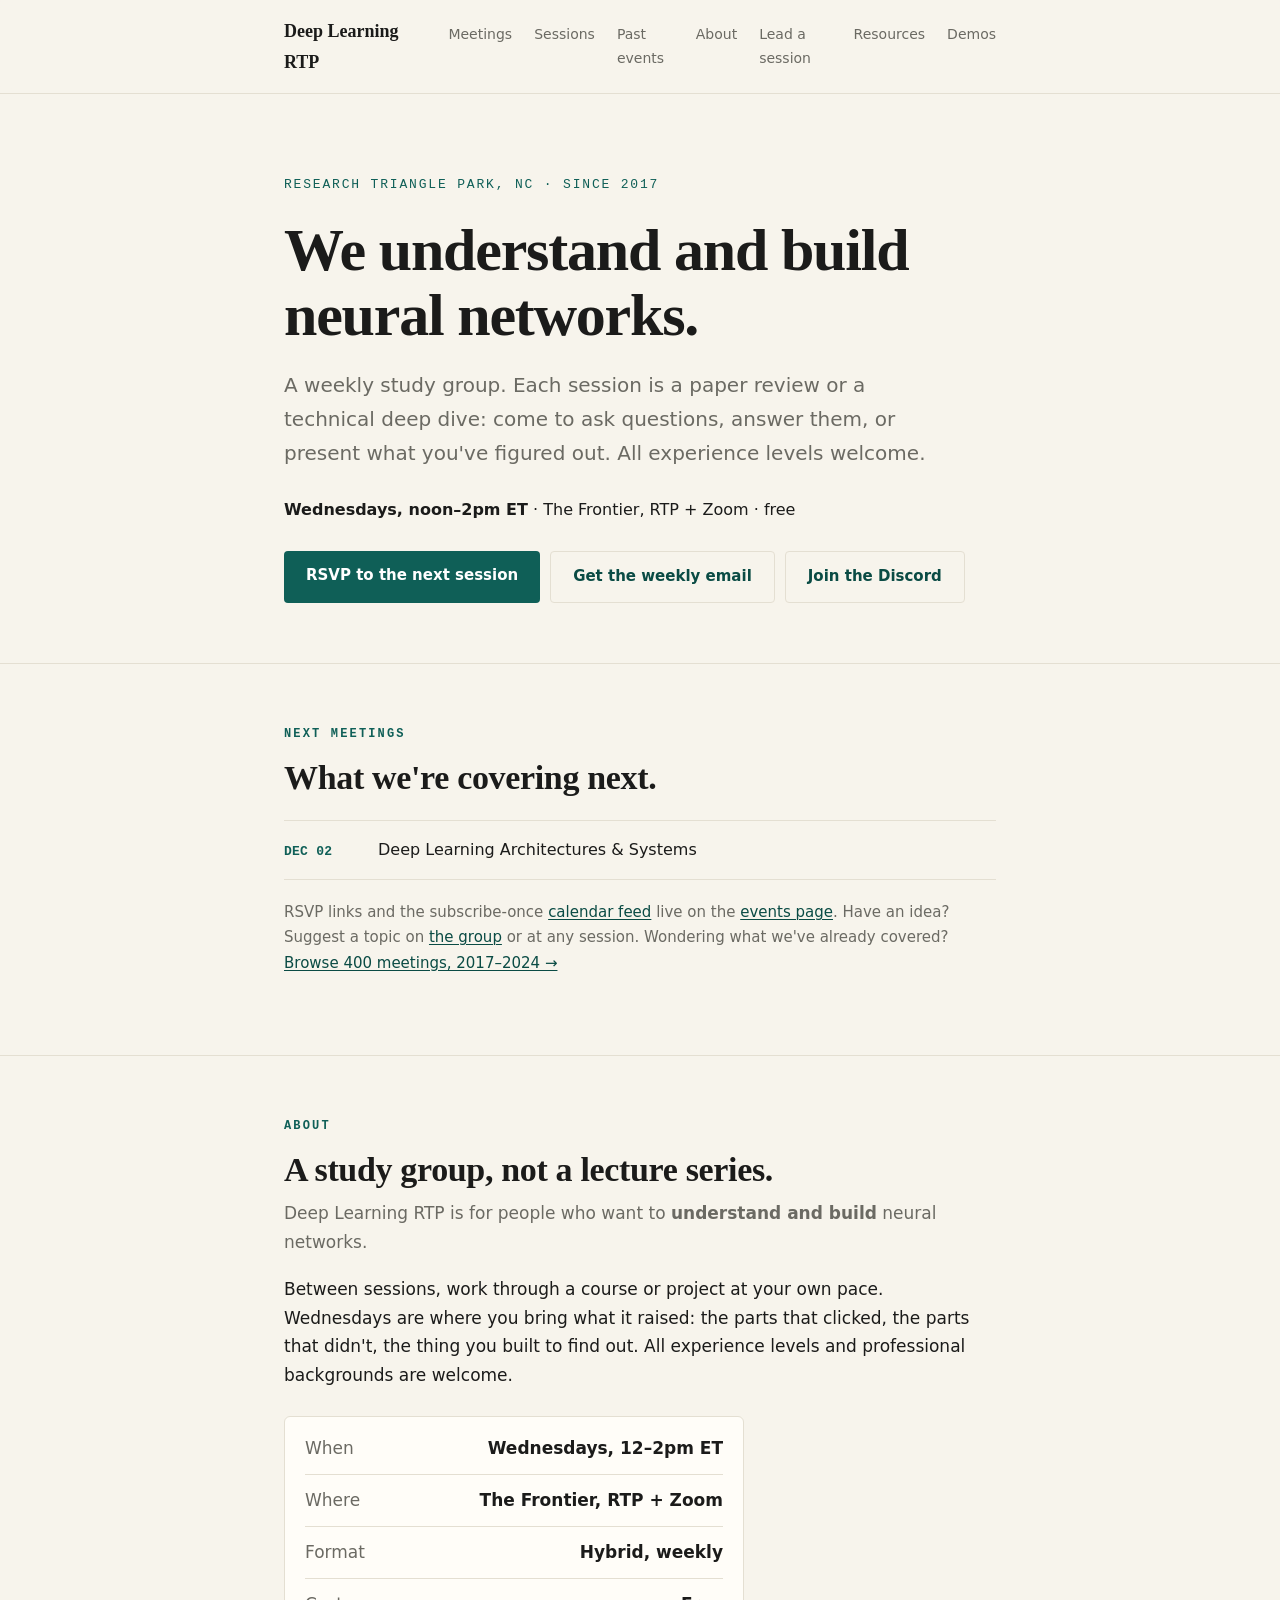
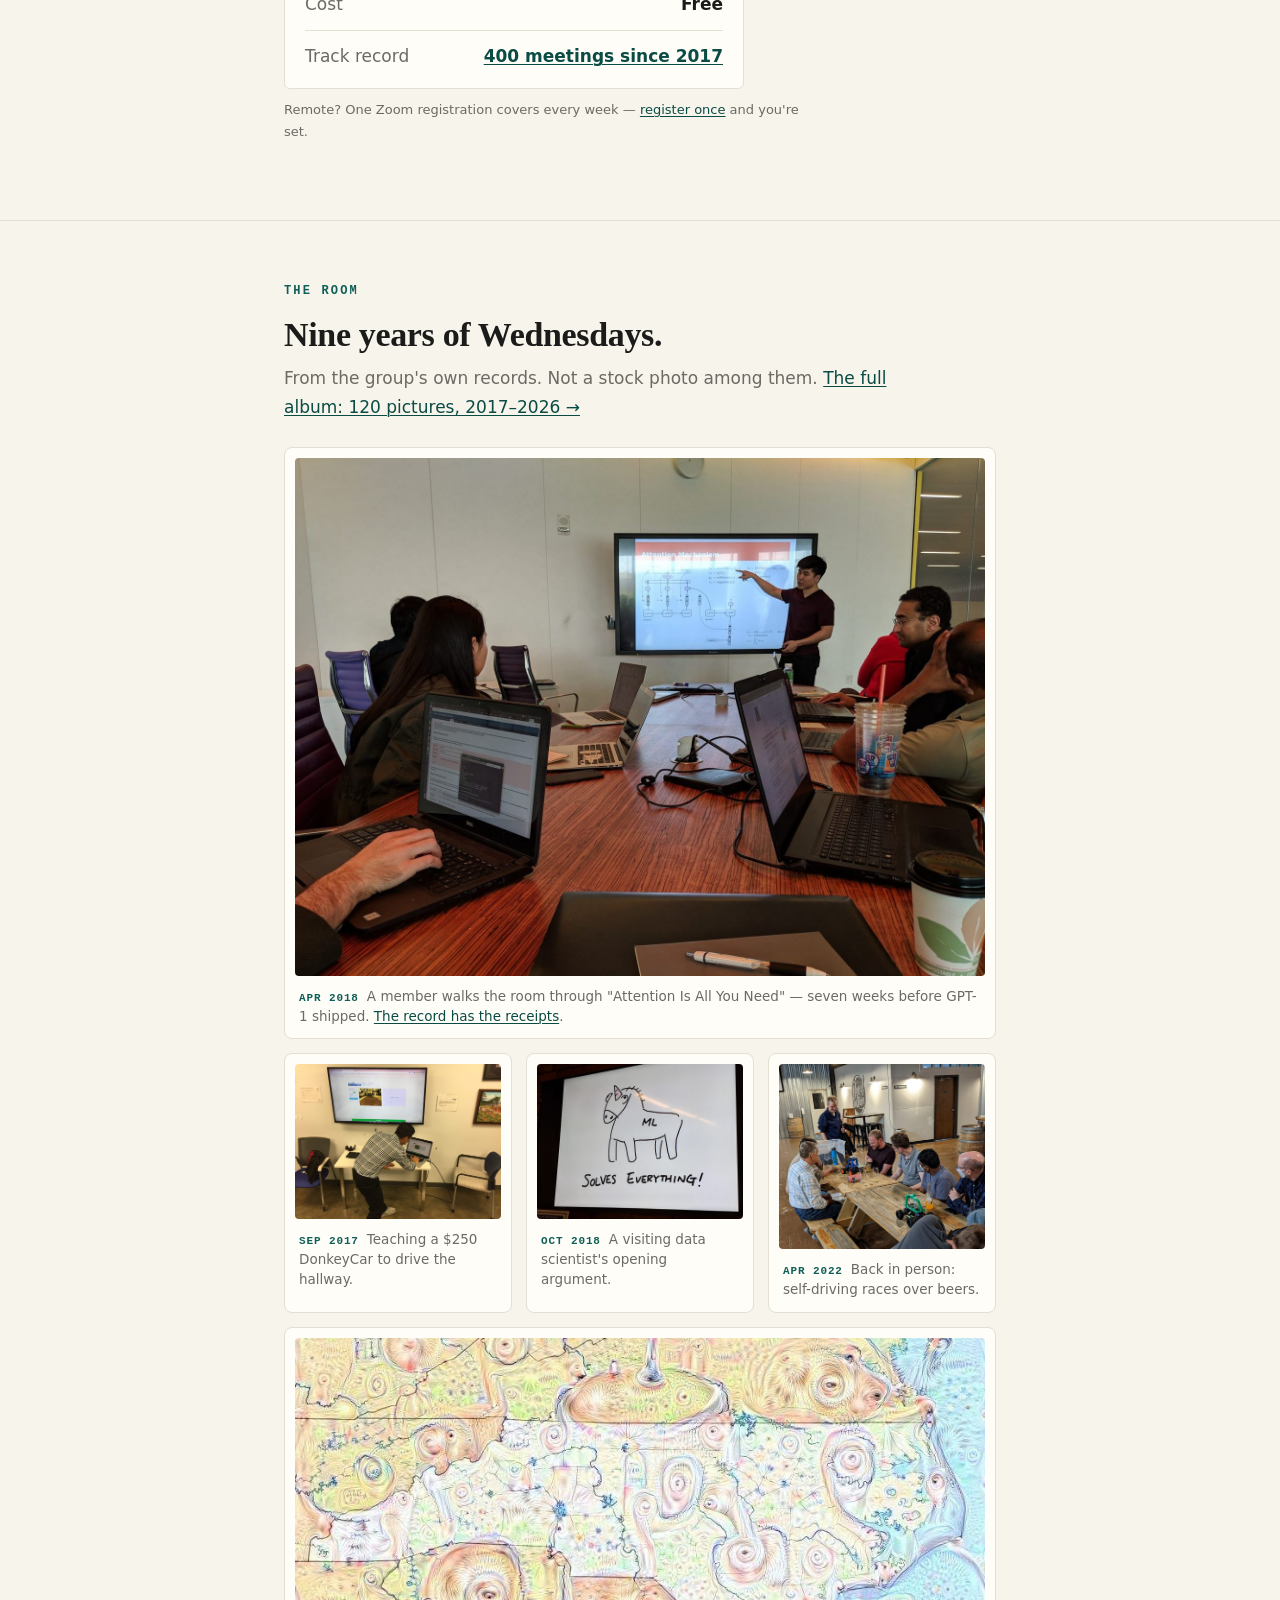
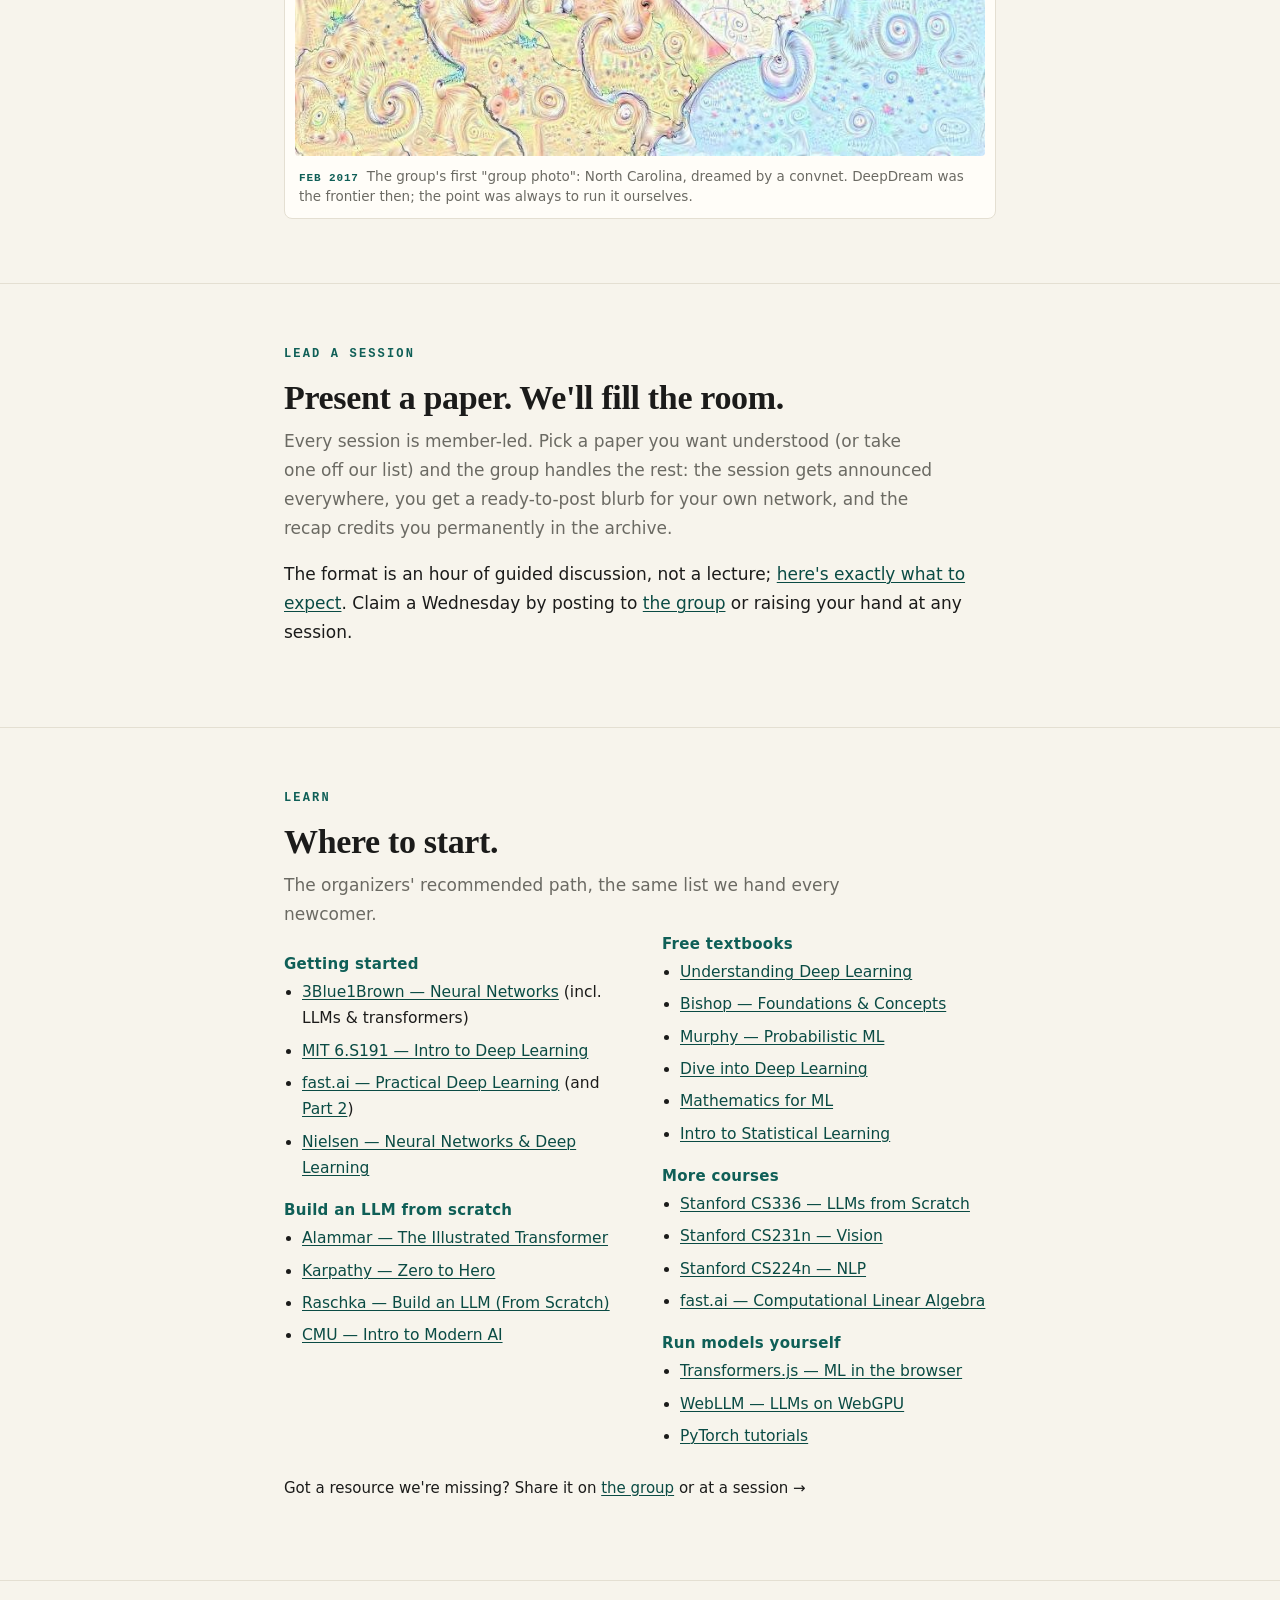
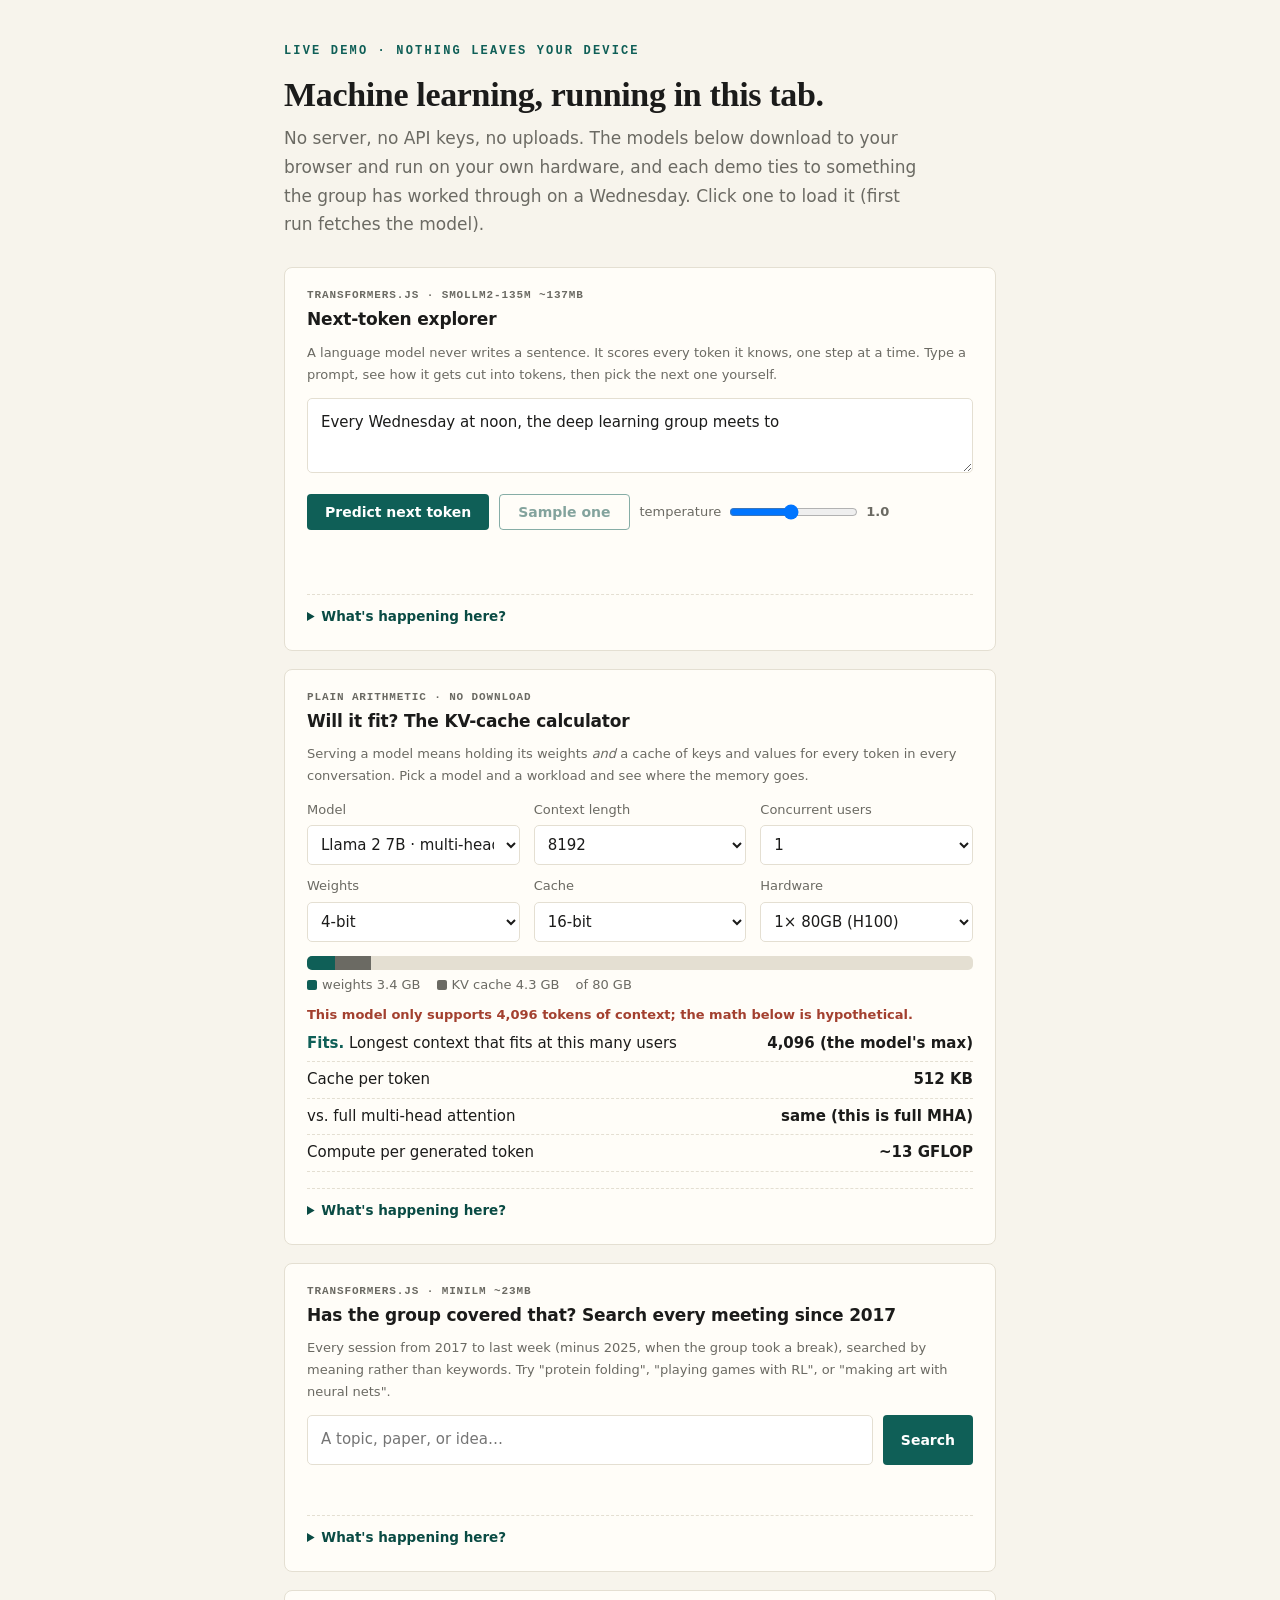
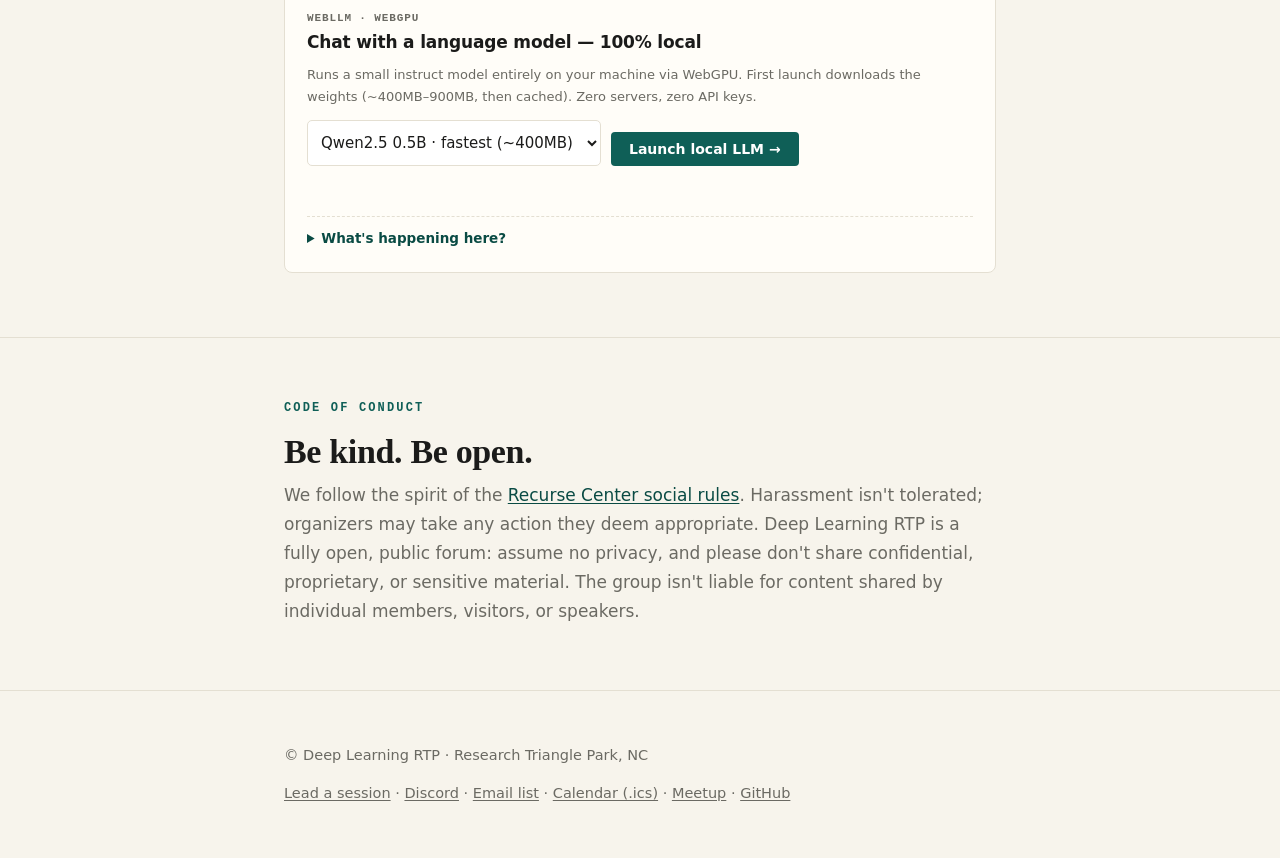
<file: index.html>
<!doctype html>
<html lang="en">
<head>
<meta charset="utf-8">
<meta name="viewport" content="width=device-width, initial-scale=1">
<title>Deep Learning RTP — a study group that builds neural networks</title>
<meta name="description" content="Deep Learning RTP: a study group in the Research Triangle. Weekly paper reviews and technical deep dives on neural networks. All levels welcome.">
<meta name="robots" content="index, follow, max-snippet:-1, max-image-preview:large">
<link rel="canonical" href="https://deeplearningrtp.org/">
<link rel="alternate" type="text/calendar" title="DLRTP events (.ics)" href="/events/dlrtp.ics">
<meta property="og:title" content="Deep Learning RTP">
<meta property="og:description" content="Weekly neural-network paper reviews & deep dives in RTP. All experience levels welcome.">
<meta property="og:type" content="website">
<meta property="og:url" content="https://deeplearningrtp.org/">
<!-- ponytail: script-src-only CSP; connect-src lockdown is the upgrade path once model hosts are pinned. -->
<meta http-equiv="Content-Security-Policy" content="script-src 'self' blob: https://cdn.jsdelivr.net 'wasm-unsafe-eval' http://localhost:8400; worker-src 'self' blob:; object-src 'none'; base-uri 'none'">
<!-- generated:jsonld:start -->
<script type="application/ld+json">
{
  "@context": "https://schema.org",
  "@graph": [
    {
      "@type": "Organization",
      "@id": "https://deeplearningrtp.org/#org",
      "name": "Deep Learning RTP",
      "url": "https://deeplearningrtp.org/",
      "description": "A free weekly study group in Research Triangle Park, NC for people who want to understand and build neural networks.",
      "sameAs": [
        "https://lu.ma/dlrtp",
        "https://www.meetup.com/deep-learning-rtp/",
        "https://github.com/DeepLearningRTP"
      ]
    },
    {
      "@type": "EventSeries",
      "name": "Deep Learning RTP weekly study group",
      "organizer": { "@id": "https://deeplearningrtp.org/#org" },
      "eventAttendanceMode": "https://schema.org/MixedEventAttendanceMode",
      "isAccessibleForFree": true,
      "eventSchedule": {
        "@type": "Schedule",
        "byDay": "https://schema.org/Wednesday",
        "startTime": "12:00",
        "endTime": "14:00",
        "scheduleTimezone": "America/New_York",
        "repeatFrequency": "P1W"
      },
      "location": {
        "@type": "Place",
        "name": "The Frontier",
        "address": {
          "@type": "PostalAddress",
          "streetAddress": "800 Park Offices Dr",
          "addressLocality": "Durham",
          "addressRegion": "NC",
          "addressCountry": "US"
        }
      },
      "subEvent": [
        { "@type": "Event", "name": "Deep Learning Architectures \u0026 Systems", "startDate": "2026-12-02T12:00:00-05:00", "endDate": "2026-12-02T13:30:00-05:00" }
      ]
    }
  ]
}
</script>
<!-- generated:jsonld:end -->
<style>
  :root{
    --bg:#f7f4ec; --panel:#fffdf8; --ink:#1b1b1a; --muted:#6b6a63; --line:#e4dfd2;
    --accent:#0f5f57; --accent-ink:#0a4b44;
    --serif:ui-serif,Georgia,"Iowan Old Style","Palatino Linotype",Palatino,serif;
    --sans:ui-sans-serif,system-ui,-apple-system,"Segoe UI",Roboto,Helvetica,Arial,sans-serif;
    --mono:ui-monospace,"SF Mono",Menlo,Consolas,monospace;
    --col:760px;
  }
  *{box-sizing:border-box}
  html{scroll-behavior:smooth}
  @media (prefers-reduced-motion:reduce){html{scroll-behavior:auto} *{animation:none!important;transition:none!important}}
  body{margin:0;background:var(--bg);color:var(--ink);font:17px/1.7 var(--sans);-webkit-font-smoothing:antialiased}
  .wrap{max-width:var(--col);margin:0 auto;padding:0 24px}
  a{color:var(--accent-ink);text-underline-offset:2px;text-decoration-thickness:1px}
  a:hover{color:var(--accent)}
  h1,h2,h3{font-family:var(--serif);font-weight:600;line-height:1.2;letter-spacing:-.01em;margin:0}
  .muted{color:var(--muted)}
  .mono{font-family:var(--mono)}

  section{padding:64px 0;border-top:1px solid var(--line)}
  .eyebrow{font:600 12px/1 var(--mono);letter-spacing:.18em;text-transform:uppercase;color:var(--accent);margin-bottom:18px}
  h2{font-size:clamp(26px,4vw,34px);margin-bottom:6px}
  .lede{color:var(--muted);max-width:60ch;margin:8px 0 0}

  /* top bar */
  header.bar{border-bottom:1px solid var(--line);background:color-mix(in srgb,var(--bg) 92%,transparent);
    position:sticky;top:0;z-index:20;backdrop-filter:blur(6px)}
  .bar .wrap{display:flex;align-items:center;gap:24px;padding:16px 24px}
  .bar .name{font-family:var(--serif);font-weight:600;font-size:18px}
  .bar nav{margin-left:auto;display:flex;gap:22px}
  .bar nav a{color:var(--muted);font-size:14px;text-decoration:none}
  .bar nav a:hover{color:var(--ink)}
  /* phones keep the cross-page destinations; in-page anchors are one scroll away */
  @media(max-width:640px){.bar nav{gap:14px} .bar nav a.here{display:none}}

  /* hero */
  .hero{padding:80px 0 60px;border-top:none}
  .hero h1{font-size:clamp(38px,7vw,60px);line-height:1.08;letter-spacing:-.02em}
  .hero .kicker{font-family:var(--mono);font-size:13px;letter-spacing:.14em;text-transform:uppercase;color:var(--accent);margin-bottom:22px}
  .hero p.sub{font-size:20px;color:var(--muted);max-width:52ch;margin:20px 0 0}
  .meetline{margin-top:26px;font-size:16px;color:var(--ink)}
  .meetline b{font-weight:600}
  .btns{display:flex;flex-wrap:wrap;gap:10px;margin-top:28px}
  .btn{display:inline-block;padding:12px 22px;background:var(--accent);color:#fff;
    border-radius:4px;font-weight:600;font-size:15px;text-decoration:none}
  .btn:hover{background:var(--accent-ink);color:#fff}
  .btn.ghost{background:transparent;color:var(--accent-ink);border:1px solid var(--line)}
  .btn.ghost:hover{border-color:var(--accent);background:transparent}

  /* meetings */
  .evt{display:flex;gap:20px;align-items:baseline;padding:15px 0;border-bottom:1px solid var(--line)}
  .evt:first-of-type{border-top:1px solid var(--line)}
  .evt .date{font:600 13px/1.3 var(--mono);color:var(--accent);min-width:74px;letter-spacing:.02em}
  .evt .t{font-size:16px}
  .aside{margin-top:20px;font-size:15px;color:var(--muted)}

  /* about */
  .about p{max-width:64ch}
  .facts{margin-top:26px;border:1px solid var(--line);border-radius:6px;background:var(--panel);padding:6px 20px;max-width:460px}
  .fact{display:flex;justify-content:space-between;gap:16px;padding:11px 0;border-bottom:1px solid var(--line)}
  .fact:last-child{border-bottom:none}
  .fact span{color:var(--muted)}
  .fact b{font-weight:600}

  /* the room */
  .room .lede{margin-bottom:26px}
  .room figure{margin:0;border:1px solid var(--line);background:var(--panel);border-radius:8px;padding:10px}
  .room img{width:100%;height:auto;display:block;border-radius:4px}
  .room figcaption{padding:10px 4px 2px;font-size:13.5px;color:var(--muted);line-height:1.5}
  .room .when{font:600 11px/1 var(--mono);letter-spacing:.08em;color:var(--accent);margin-right:8px}
  .room .strip{display:grid;grid-template-columns:repeat(auto-fit,minmax(200px,1fr));gap:14px;margin-top:14px}
  .room .dream{margin-top:14px}

  /* resources */
  .cols{columns:2;column-gap:44px;margin-top:6px}
  @media(max-width:600px){.cols{columns:1}}
  .cols .grp{break-inside:avoid}
  .cols h3{font-size:15px;font-family:var(--sans);font-weight:700;color:var(--accent);letter-spacing:.02em;
    margin:20px 0 6px;break-after:avoid}
  .cols ul{margin:0 0 4px;padding-left:18px}
  .cols li{margin:6px 0;break-inside:avoid;font-size:15.5px}
  .contribute{margin-top:26px;font-size:15px}

  /* demos */
  .demos .lede{margin-bottom:28px}
  .card{border:1px solid var(--line);border-radius:8px;background:var(--panel);padding:22px}
  .grid2{display:grid;grid-template-columns:1fr 1fr;gap:18px}
  @media(max-width:640px){.grid2{grid-template-columns:1fr}}
  .tag{font:600 11px/1 var(--mono);letter-spacing:.08em;text-transform:uppercase;color:var(--muted)}
  .card h3{font-family:var(--sans);font-size:17px;font-weight:700;margin:8px 0 12px}
  textarea,input[type=text]{width:100%;background:#fff;border:1px solid var(--line);color:var(--ink);
    border-radius:5px;padding:11px 13px;font:inherit;font-size:15px;resize:vertical}
  textarea:focus,input:focus{outline:2px solid var(--accent);outline-offset:0}
  .act{display:inline-block;margin-top:12px;padding:9px 18px;background:var(--accent);color:#fff;border:none;
    border-radius:4px;font:600 14px var(--sans);cursor:pointer}
  .act:hover{background:var(--accent-ink)}
  .act:disabled{opacity:.5;cursor:default}
  select{background:#fff;border:1px solid var(--line);color:var(--ink);border-radius:5px;padding:9px;font:inherit;font-size:15px}
  .out{margin-top:14px;min-height:20px;font-size:15px}
  .bar-meter{height:8px;border-radius:5px;background:var(--line);overflow:hidden;margin-top:6px}
  .bar-meter>i{display:block;height:100%;background:var(--accent)}
  .resultline{display:flex;justify-content:space-between;gap:12px;padding:5px 0;border-bottom:1px dashed var(--line)}
  .resultline b{font-variant-numeric:tabular-nums}
  .drop{border:1.5px dashed var(--line);border-radius:6px;padding:24px;text-align:center;color:var(--muted);cursor:pointer;background:#fff}
  .drop.hover{border-color:var(--accent);color:var(--ink)}
  .drop img{max-width:100%;max-height:200px;border-radius:5px;margin-top:12px}
  .row{display:flex;gap:10px;margin-top:12px;flex-wrap:wrap}
  .note{font-size:13px;color:var(--muted)}
  .act.ghost{background:transparent;color:var(--accent-ink);border:1px solid var(--accent)}
  .act.ghost:hover{background:var(--bg)}
  .temp{display:flex;align-items:center;gap:6px}
  .temp b{font-variant-numeric:tabular-nums;min-width:2.2em}
  .toks{display:flex;flex-wrap:wrap;gap:3px;margin-top:14px;font:13px/1.4 var(--mono)}
  .toks span{padding:1px 4px;border-radius:3px;background:var(--bg);border:1px solid var(--line);white-space:pre}
  .toks span:nth-child(even){background:#fff}
  .cand{display:grid;grid-template-columns:minmax(7em,auto) 1fr 4em;align-items:center;gap:10px;width:100%;
    padding:4px 6px;border:0;border-bottom:1px dashed var(--line);background:none;font:inherit;text-align:left;cursor:pointer;color:var(--ink)}
  .cand:hover{background:var(--bg)}
  .cand code{font:14px var(--mono);white-space:pre}
  .cand .bar-meter{margin:0}
  .cand b{text-align:right;font-variant-numeric:tabular-nums}
  .kv-grid{display:grid;grid-template-columns:repeat(3,minmax(0,1fr));gap:10px 14px}
  .kv-grid select{width:100%;min-width:0}
  .kv-grid label{display:flex;flex-direction:column;gap:4px;font-size:13px;color:var(--muted)}
  @media(max-width:640px){.kv-grid{grid-template-columns:repeat(2,minmax(0,1fr))}.kv-grid label:first-child{grid-column:1/-1}}
  .stack{display:flex;height:14px;border-radius:5px;overflow:hidden;background:var(--line);margin:10px 0 4px}
  .stack i{display:block;height:100%}
  .stack .w{background:var(--accent)}
  .stack .c{background:var(--muted)}
  .stack.over{outline:2px solid #a3402f}
  .legend{display:flex;gap:16px;flex-wrap:wrap;font-size:13px;color:var(--muted)}
  .legend i{display:inline-block;width:10px;height:10px;border-radius:2px;margin-right:5px;vertical-align:-1px}
  .hit{padding:8px 0;border-bottom:1px dashed var(--line)}
  .hit .meta{font:12px var(--mono);color:var(--muted)}
  .hit .t{font-weight:600}
  .hit p{margin:2px 0 0;font-size:13.5px;color:var(--muted)}
  .pos{color:var(--accent);font-weight:700}
  .neg{color:#a3402f;font-weight:700}
  details.how{margin-top:16px;border-top:1px dashed var(--line);padding-top:10px}
  details.how summary{cursor:pointer;color:var(--accent-ink);font-weight:600;font-size:13.5px}
  details.how p{margin:8px 0 0;font-size:14px;color:var(--muted);max-width:62ch}
  .chat{display:none;margin-top:18px}
  .chat.on{display:block}
  .log{background:#fff;border:1px solid var(--line);border-radius:6px;padding:12px;height:280px;overflow:auto;font-size:15px}
  .msg{padding:8px 12px;border-radius:6px;margin:8px 0;max-width:88%;white-space:pre-wrap;word-wrap:break-word}
  .msg.user{background:var(--accent);color:#fff;margin-left:auto}
  .msg.bot{background:var(--bg);border:1px solid var(--line)}
  .msg.sys{background:transparent;color:var(--muted);font-size:13px;text-align:center;max-width:100%}

  footer{padding:52px 0;border-top:1px solid var(--line);color:var(--muted);font-size:14.5px}
  footer .wrap{display:flex;flex-wrap:wrap;gap:14px;justify-content:space-between}
  footer a{color:var(--muted)}
  footer a:hover{color:var(--ink)}
</style>
</head>
<body>

<header class="bar">
  <div class="wrap">
    <span class="name">Deep Learning RTP</span>
    <nav>
      <a class="here" href="#meetings">Meetings</a>
      <a href="/events/">Sessions</a>
      <a href="/history/">Past events</a>
      <a class="here" href="#about">About</a>
      <a class="here" href="#lead">Lead a session</a>
      <a class="here" href="#resources">Resources</a>
      <a class="here" href="#demos">Demos</a>
    </nav>
  </div>
</header>

<div class="hero">
  <div class="wrap">
    <div class="kicker">Research Triangle Park, NC · Since 2017</div>
    <h1>We understand and build neural networks.</h1>
    <p class="sub">A weekly study group. Each session is a paper review or a technical deep dive: come to ask questions, answer them, or present what you've figured out. All experience levels welcome.</p>
    <div class="meetline"><b>Wednesdays, noon–2pm ET</b> · The Frontier, RTP + Zoom · free</div>
    <div class="btns">
      <a class="btn" href="/events/">RSVP to the next session</a>
      <a class="btn ghost" href="https://groups.google.com/g/deep-learning-rtp" target="_blank" rel="noopener">Get the weekly email</a>
      <a class="btn ghost" href="https://discord.gg/Vb2dzEgmx" target="_blank" rel="noopener">Join the Discord</a>
    </div>
  </div>
</div>

<section id="meetings">
  <div class="wrap">
    <div class="eyebrow">Next meetings</div>
    <h2>What we're covering next.</h2>
    <div style="margin-top:22px">
      <!-- generated:meetings:start -->
<div class="evt"><span class="date">DEC 02</span><span class="t">Deep Learning Architectures & Systems</span></div>
<!-- generated:meetings:end -->
    </div>
    <p class="aside">RSVP links and the subscribe-once <a href="/events/dlrtp.ics">calendar feed</a> live on the <a href="/events/">events page</a>. Have an idea? Suggest a topic on <a href="https://groups.google.com/g/deep-learning-rtp" target="_blank" rel="noopener">the group</a> or at any session. Wondering what we've already covered? <a href="/history/">Browse 400 meetings, 2017–2024 →</a></p>
  </div>
</section>

<section id="about" class="about">
  <div class="wrap">
    <div class="eyebrow">About</div>
    <h2>A study group, not a lecture series.</h2>
    <p class="lede" style="margin-bottom:18px">Deep Learning RTP is for people who want to <b>understand and build</b> neural networks.</p>
    <p>Between sessions, work through a course or project at your own pace. Wednesdays are where you bring what it raised: the parts that clicked, the parts that didn't, the thing you built to find out. All experience levels and professional backgrounds are welcome.</p>
    <div class="facts">
      <div class="fact"><span>When</span><b>Wednesdays, 12–2pm ET</b></div>
      <div class="fact"><span>Where</span><b>The Frontier, RTP + Zoom</b></div>
      <div class="fact"><span>Format</span><b>Hybrid, weekly</b></div>
      <div class="fact"><span>Cost</span><b>Free</b></div>
      <div class="fact"><span>Track record</span><b><a href="/history/">400 meetings since 2017</a></b></div>
    </div>
    <p class="note" style="margin-top:10px">Remote? One Zoom registration covers every week — <a href="https://us04web.zoom.us/j/75202351347?pwd=a3xZ3xA4mYosyNdZBvb8zfxbaHTa11.1" target="_blank" rel="noopener">register once</a> and you're set.</p>
  </div>
</section>

<section id="room" class="room">
  <div class="wrap">
    <div class="eyebrow">The room</div>
    <h2>Nine years of Wednesdays.</h2>
    <p class="lede">From the group's own records. Not a stock photo among them. <a href="/gallery/">The full album: 120 pictures, 2017–2026 →</a></p>
    <figure>
      <img src="/photos/2018-04-attention.jpg" width="1440" height="1080" loading="lazy"
        alt="A member at the seminar table points at an Attention Mechanism slide, LSTM diagrams on screen, the room following along on laptops">
      <figcaption><span class="when">APR 2018</span>A member walks the room through "Attention Is All You Need" — seven weeks before GPT-1 shipped. <a href="/history/">The record has the receipts</a>.</figcaption>
    </figure>
    <div class="strip">
      <figure>
        <img src="/photos/2017-09-donkeycar.jpg" width="900" height="675" loading="lazy"
          alt="A member leans over a laptop below a wall screen showing the DonkeyCar driving interface">
        <figcaption><span class="when">SEP 2017</span>Teaching a $250 DonkeyCar to drive the hallway.</figcaption>
      </figure>
      <figure>
        <img src="/photos/2018-10-ml-solves-everything.jpg" width="900" height="675" loading="lazy"
          alt="A projected hand-drawn unicorn labeled ML above the words 'solves everything!'">
        <figcaption><span class="when">OCT 2018</span>A visiting data scientist's opening argument.</figcaption>
      </figure>
      <figure>
        <img src="/photos/2022-04-races.jpg" width="900" height="807" loading="lazy"
          alt="Members around brewery picnic tables with two small self-driving RC cars between the glasses">
        <figcaption><span class="when">APR 2022</span>Back in person: self-driving races over beers.</figcaption>
      </figure>
    </div>
    <figure class="dream">
      <img src="/photos/2017-02-deepdream-nc.jpg" width="800" height="485" loading="lazy"
        alt="A map of North Carolina rendered by DeepDream, every county swirling with dog faces and spirals">
      <figcaption><span class="when">FEB 2017</span>The group's first "group photo": North Carolina, dreamed by a convnet. DeepDream was the frontier then; the point was always to run it ourselves.</figcaption>
    </figure>
  </div>
</section>

<section id="lead">
  <div class="wrap">
    <div class="eyebrow">Lead a session</div>
    <h2>Present a paper. We'll fill the room.</h2>
    <p class="lede">Every session is member-led. Pick a paper you want understood (or take one off our list) and the group handles the rest: the session gets announced everywhere, you get a ready-to-post blurb for your own network, and the recap credits you permanently in the archive.</p>
    <p>The format is an hour of guided discussion, not a lecture; <a href="/speaker.html">here's exactly what to expect</a>. Claim a Wednesday by posting to <a href="https://groups.google.com/g/deep-learning-rtp" target="_blank" rel="noopener">the group</a> or raising your hand at any session.</p>
  </div>
</section>

<section id="resources">
  <div class="wrap">
    <div class="eyebrow">Learn</div>
    <h2>Where to start.</h2>
    <p class="lede">The organizers' recommended path, the same list we hand every newcomer.</p>
    <div class="cols">
      <div class="grp">
      <h3>Getting started</h3>
      <ul>
        <li><a href="https://www.3blue1brown.com/topics/neural-networks" target="_blank" rel="noopener">3Blue1Brown — Neural Networks</a> (incl. LLMs &amp; transformers)</li>
        <li><a href="http://introtodeeplearning.com/" target="_blank" rel="noopener">MIT 6.S191 — Intro to Deep Learning</a></li>
        <li><a href="https://course.fast.ai/" target="_blank" rel="noopener">fast.ai — Practical Deep Learning</a> (and <a href="https://course.fast.ai/Lessons/part2.html" target="_blank" rel="noopener">Part 2</a>)</li>
        <li><a href="http://neuralnetworksanddeeplearning.com/" target="_blank" rel="noopener">Nielsen — Neural Networks &amp; Deep Learning</a></li>
      </ul>
      </div>
      <div class="grp">
      <h3>Build an LLM from scratch</h3>
      <ul>
        <li><a href="https://jalammar.github.io/illustrated-transformer/" target="_blank" rel="noopener">Alammar — The Illustrated Transformer</a></li>
        <li><a href="https://www.youtube.com/playlist?list=PLAqhIrjkxbuWI23v9cThsA9GvCAUhRvKZ" target="_blank" rel="noopener">Karpathy — Zero to Hero</a></li>
        <li><a href="https://github.com/rasbt/LLMs-from-scratch" target="_blank" rel="noopener">Raschka — Build an LLM (From Scratch)</a></li>
        <li><a href="https://modernaicourse.org/" target="_blank" rel="noopener">CMU — Intro to Modern AI</a></li>
      </ul>
      </div>
      <div class="grp">
      <h3>Free textbooks</h3>
      <ul>
        <li><a href="https://udlbook.github.io/udlbook/" target="_blank" rel="noopener">Understanding Deep Learning</a></li>
        <li><a href="https://www.bishopbook.com/" target="_blank" rel="noopener">Bishop — Foundations &amp; Concepts</a></li>
        <li><a href="https://probml.github.io/pml-book/" target="_blank" rel="noopener">Murphy — Probabilistic ML</a></li>
        <li><a href="https://d2l.ai/" target="_blank" rel="noopener">Dive into Deep Learning</a></li>
        <li><a href="https://mml-book.github.io/" target="_blank" rel="noopener">Mathematics for ML</a></li>
        <li><a href="https://www.statlearning.com/" target="_blank" rel="noopener">Intro to Statistical Learning</a></li>
      </ul>
      </div>
      <div class="grp">
      <h3>More courses</h3>
      <ul>
        <li><a href="https://stanford-cs336.github.io/" target="_blank" rel="noopener">Stanford CS336 — LLMs from Scratch</a></li>
        <li><a href="https://cs231n.github.io/" target="_blank" rel="noopener">Stanford CS231n — Vision</a></li>
        <li><a href="https://web.stanford.edu/class/cs224n/" target="_blank" rel="noopener">Stanford CS224n — NLP</a></li>
        <li><a href="https://github.com/fastai/numerical-linear-algebra" target="_blank" rel="noopener">fast.ai — Computational Linear Algebra</a></li>
      </ul>
      </div>
      <div class="grp">
      <h3>Run models yourself</h3>
      <ul>
        <li><a href="https://huggingface.co/docs/transformers.js" target="_blank" rel="noopener">Transformers.js — ML in the browser</a></li>
        <li><a href="https://webllm.mlc.ai/" target="_blank" rel="noopener">WebLLM — LLMs on WebGPU</a></li>
        <li><a href="https://pytorch.org/tutorials/" target="_blank" rel="noopener">PyTorch tutorials</a></li>
      </ul>
      </div>
    </div>
    <p class="contribute">Got a resource we're missing? Share it on <a href="https://groups.google.com/g/deep-learning-rtp" target="_blank" rel="noopener">the group</a> or at a session →</p>
  </div>
</section>

<section id="demos" class="demos">
  <div class="wrap">
    <div class="eyebrow">Live demo · nothing leaves your device</div>
    <h2>Machine learning, running in this tab.</h2>
    <p class="lede">No server, no API keys, no uploads. The models below download to your browser and run on your own hardware, and each demo ties to something the group has worked through on a Wednesday. Click one to load it (first run fetches the model).</p>

    <div class="card">
      <div class="tag">Transformers.js · SmolLM2-135M ~137MB</div>
      <h3>Next-token explorer</h3>
      <p class="note" style="margin:0 0 12px">A language model never writes a sentence. It scores every token it knows, one step at a time. Type a prompt, see how it gets cut into tokens, then pick the next one yourself.</p>
      <textarea id="nt-in" rows="2">Every Wednesday at noon, the deep learning group meets to</textarea>
      <div class="row">
        <button class="act" id="nt-run" style="margin-top:0">Predict next token</button>
        <button class="act ghost" id="nt-sample" style="margin-top:0" disabled>Sample one</button>
        <label class="note temp">temperature <input type="range" id="nt-temp" min="0.1" max="2" step="0.1" value="1"> <b id="nt-temp-v">1.0</b></label>
      </div>
      <div class="toks" id="nt-toks"></div>
      <div class="out" id="nt-out"></div>
      <details class="how">
        <summary>What's happening here?</summary>
        <p>Your text is split into tokens (the boxes): common words are one token, rare ones get chopped up. The model reads them all and outputs one score for each of its 49,152 vocabulary entries. Softmax turns the scores into the probabilities you see. Temperature divides the scores before softmax: low makes the top pick dominate, high flattens the field. Chat models do exactly this loop, thousands of times per reply.</p>
        <p>Deeper: Karpathy's <a href="https://www.youtube.com/watch?v=zduSFxRajkE" target="_blank" rel="noopener">Let's build the GPT Tokenizer</a> and the <a href="https://github.com/rasbt/LLMs-from-scratch" target="_blank" rel="noopener">Build an LLM (From Scratch)</a> repo.</p>
      </details>
    </div>

    <div class="card" style="margin-top:18px">
      <div class="tag">Plain arithmetic · no download</div>
      <h3>Will it fit? The KV-cache calculator</h3>
      <p class="note" style="margin:0 0 12px">Serving a model means holding its weights <em>and</em> a cache of keys and values for every token in every conversation. Pick a model and a workload and see where the memory goes.</p>
      <div class="kv-grid">
        <label>Model <select id="kv-model"></select></label>
        <label>Context length <select id="kv-ctx"><option>2048</option><option selected>8192</option><option>32768</option><option>131072</option></select></label>
        <label>Concurrent users <select id="kv-batch"><option selected>1</option><option>8</option><option>32</option><option>128</option></select></label>
        <label>Weights <select id="kv-wbytes"><option value="2">16-bit</option><option value="1">8-bit</option><option value="0.5" selected>4-bit</option></select></label>
        <label>Cache <select id="kv-cbytes"><option value="2" selected>16-bit</option><option value="1">8-bit</option></select></label>
        <label>Hardware <select id="kv-gpu"><option value="24">1× 24GB (RTX 4090)</option><option value="80" selected>1× 80GB (H100)</option><option value="640">8× 80GB (H100 node)</option></select></label>
      </div>
      <div class="out" id="kv-out"></div>
      <details class="how">
        <summary>What's happening here?</summary>
        <p>Each layer stores a key and a value vector for every token so the model doesn't recompute the past. That cache grows with context × users, and at long context it outweighs the model itself. The architectures we've surveyed attack it directly: grouped-query attention (Llama 3, Mixtral) shares one key/value head across several query heads; DeepSeek's multi-head latent attention caches one small compressed vector instead. Mixture-of-experts models are the opposite trade: huge weights, but each token only runs through a slice of them.</p>
        <p>Numbers ignore activations and framework overhead, so real headroom is a bit smaller. Deeper: <a href="https://arxiv.org/abs/2305.13245" target="_blank" rel="noopener">GQA</a>, <a href="https://arxiv.org/abs/2405.04434" target="_blank" rel="noopener">DeepSeek-V2 (MLA)</a>, and <a href="https://jax-ml.github.io/scaling-book/" target="_blank" rel="noopener">How to Scale Your Model</a>.</p>
      </details>
    </div>

    <div class="card" style="margin-top:18px">
      <div class="tag">Transformers.js · MiniLM ~23MB</div>
      <h3>Has the group covered that? Search every meeting since 2017</h3>
      <p class="note" style="margin:0 0 12px">Every session from 2017 to last week (minus 2025, when the group took a break), searched by meaning rather than keywords. Try "protein folding", "playing games with RL", or "making art with neural nets".</p>
      <div class="row" style="margin-top:0">
        <input type="text" id="arc-in" placeholder="A topic, paper, or idea…" style="flex:1">
        <button class="act" id="arc-run" style="margin-top:0">Search</button>
      </div>
      <div class="out" id="arc-out"></div>
      <details class="how">
        <summary>What's happening here?</summary>
        <p>Each meeting's title and description was turned into a 384-number vector (an embedding) ahead of time. Your query gets the same treatment, here in your browser, and results are ranked by cosine similarity: how closely the two vectors point the same way. That's why a search can find "Minigo" for "playing games with RL" without the words matching. This is the retrieval half of every RAG system.</p>
        <p>The full record, with a timeline and yearly chart: <a href="/history/">400 meetings, 2017–2024</a>.</p>
      </details>
    </div>

    <div class="card" style="margin-top:18px">
      <div class="tag">WebLLM · WebGPU</div>
      <h3>Chat with a language model — 100% local</h3>
      <p class="note" style="margin:0 0 12px">Runs a small instruct model entirely on your machine via WebGPU. First launch downloads the weights (~400MB–900MB, then cached). Zero servers, zero API keys.</p>
      <div class="row">
        <select id="llm-model">
          <option value="Qwen2.5-0.5B-Instruct-q4f16_1-MLC">Qwen2.5 0.5B · fastest (~400MB)</option>
          <option value="Llama-3.2-1B-Instruct-q4f16_1-MLC">Llama 3.2 1B · smarter (~900MB)</option>
        </select>
        <button class="act" id="llm-launch">Launch local LLM →</button>
      </div>
      <div id="llm-status" class="out"></div>
      <div class="chat" id="llm-chat">
        <div class="bar-meter" id="llm-progress" style="display:none"><i style="width:0"></i></div>
        <div class="log" id="llm-log"></div>
        <div class="row">
          <input type="text" id="llm-in" placeholder="Ask something…" style="flex:1">
          <button class="act" id="llm-send">Send</button>
        </div>
        <div class="note" id="llm-speed" style="margin-top:8px"></div>
      </div>
      <details class="how">
        <summary>What's happening here?</summary>
        <p>The "q4f16" in the model name means the network's weights are quantized to 4 bits; that's how a billion-parameter model fits in browser memory. Replies are generated one token at a time; the streaming you see is the real generation loop, and the tokens/sec readout is your own hardware's inference speed.</p>
        <p>Want to build one? <a href="https://github.com/rasbt/LLMs-from-scratch" target="_blank" rel="noopener">Raschka's Build an LLM (From Scratch)</a> and <a href="https://www.youtube.com/playlist?list=PLAqhIrjkxbuWI23v9cThsA9GvCAUhRvKZ" target="_blank" rel="noopener">Karpathy's Zero to Hero</a> are both on the list above.</p>
      </details>
    </div>
  </div>
</section>

<section id="conduct">
  <div class="wrap">
    <div class="eyebrow">Code of conduct</div>
    <h2>Be kind. Be open.</h2>
    <p class="lede" style="max-width:66ch">We follow the spirit of the <a href="https://www.recurse.com/code-of-conduct" target="_blank" rel="noopener">Recurse Center social rules</a>. Harassment isn't tolerated; organizers may take any action they deem appropriate. Deep Learning RTP is a fully open, public forum: assume no privacy, and please don't share confidential, proprietary, or sensitive material. The group isn't liable for content shared by individual members, visitors, or speakers.</p>
  </div>
</section>

<footer>
  <div class="wrap">
    <span>© Deep Learning RTP · Research Triangle Park, NC</span>
    <span>
      <a href="/speaker.html">Lead a session</a> ·
      <a href="https://discord.gg/Vb2dzEgmx" target="_blank" rel="noopener">Discord</a> ·
      <a href="https://groups.google.com/g/deep-learning-rtp" target="_blank" rel="noopener">Email list</a> ·
      <a href="/events/dlrtp.ics">Calendar (.ics)</a> ·
      <a href="https://www.meetup.com/deep-learning-rtp/" target="_blank" rel="noopener">Meetup</a> ·
      <a href="https://github.com/DeepLearningRTP" target="_blank" rel="noopener">GitHub</a>
    </span>
  </div>
</footer>

<script type="module" src="app.js"></script>
</body>
</html>
</file>
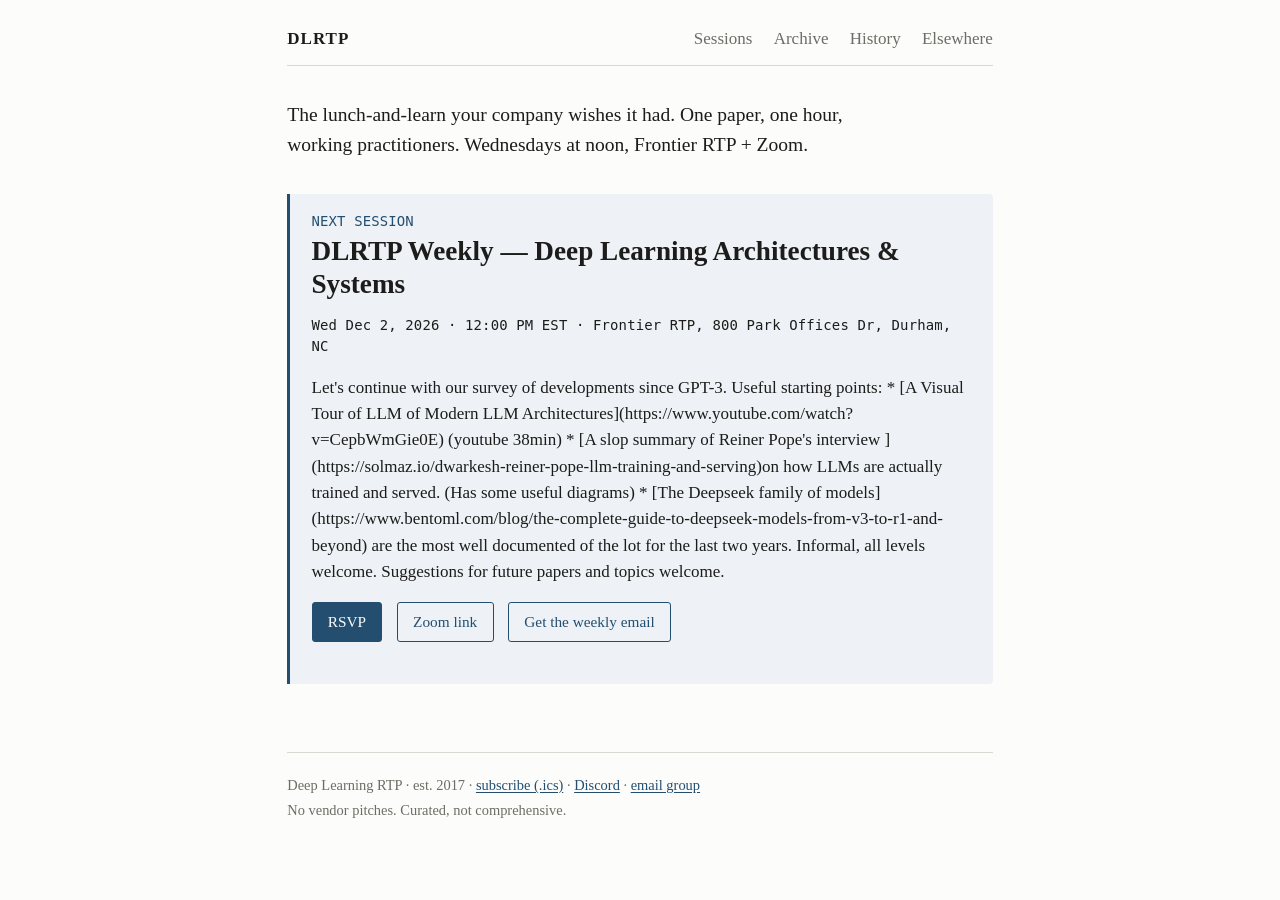
<file: events/index.html>
<!doctype html>
<html lang="en">
<head>
<meta charset="utf-8">
<meta name="viewport" content="width=device-width, initial-scale=1">
<title>Sessions · Deep Learning RTP</title>
<link rel="stylesheet" href="style.css">
<link rel="alternate" type="text/calendar" href="dlrtp.ics" title="DLRTP calendar">
</head>
<body>
<header>
  <a class="wordmark" href="/">DLRTP</a>
  <nav>
    <a href="index.html">Sessions</a>
    <a href="archive.html">Archive</a>
    <a href="/history/">History</a>
    <a href="radar.html">Elsewhere</a>
  </nav>
</header>
<main>
<p class="thesis">The lunch-and-learn your company wishes it had. One paper, one hour, working practitioners. Wednesdays at noon, Frontier RTP + Zoom.</p>

<section class="citation" aria-label="Next session">
  <p class="cite-label">next session</p>
  <h1>DLRTP Weekly — Deep Learning Architectures & Systems</h1>
  <p class="mono">Wed Dec 2, 2026 · 12:00 PM EST · Frontier RTP, 800 Park Offices Dr, Durham, NC</p>
  <p>Let's continue with our survey of developments since GPT-3.

Useful starting points:

* [A Visual Tour of LLM of Modern LLM Architectures](https://www.youtube.com/watch?v=CepbWmGie0E) (youtube 38min)
* [A slop summary of Reiner Pope's interview ](https://solmaz.io/dwarkesh-reiner-pope-llm-training-and-serving)on how LLMs are actually trained and served. (Has some useful diagrams)
* [The Deepseek family of models](https://www.bentoml.com/blog/the-complete-guide-to-deepseek-models-from-v3-to-r1-and-beyond) are the most well documented of the lot for the last two years.

Informal, all levels welcome. Suggestions for future papers and topics welcome.</p>
  <p class="actions">
    <a class="btn primary" href="https://www.meetup.com/deep-learning-rtp/events/317075504/">RSVP</a>
    <a class="btn" href="https://us04web.zoom.us/j/75202351347?pwd=a3xZ3xA4mYosyNdZBvb8zfxbaHTa11.1">Zoom link</a>
    <a class="btn" href="https://groups.google.com/g/deep-learning-rtp">Get the weekly email</a>
  </p>
</section>

</main>
<footer>
  <p>Deep Learning RTP · est. 2017 · <a href="dlrtp.ics">subscribe (.ics)</a> · <a href="https://discord.gg/Vb2dzEgmx">Discord</a> · <a href="https://groups.google.com/g/deep-learning-rtp">email group</a></p>
  <p class="quiet">No vendor pitches. Curated, not comprehensive.</p>
</footer>
</body>
</html>
</file>
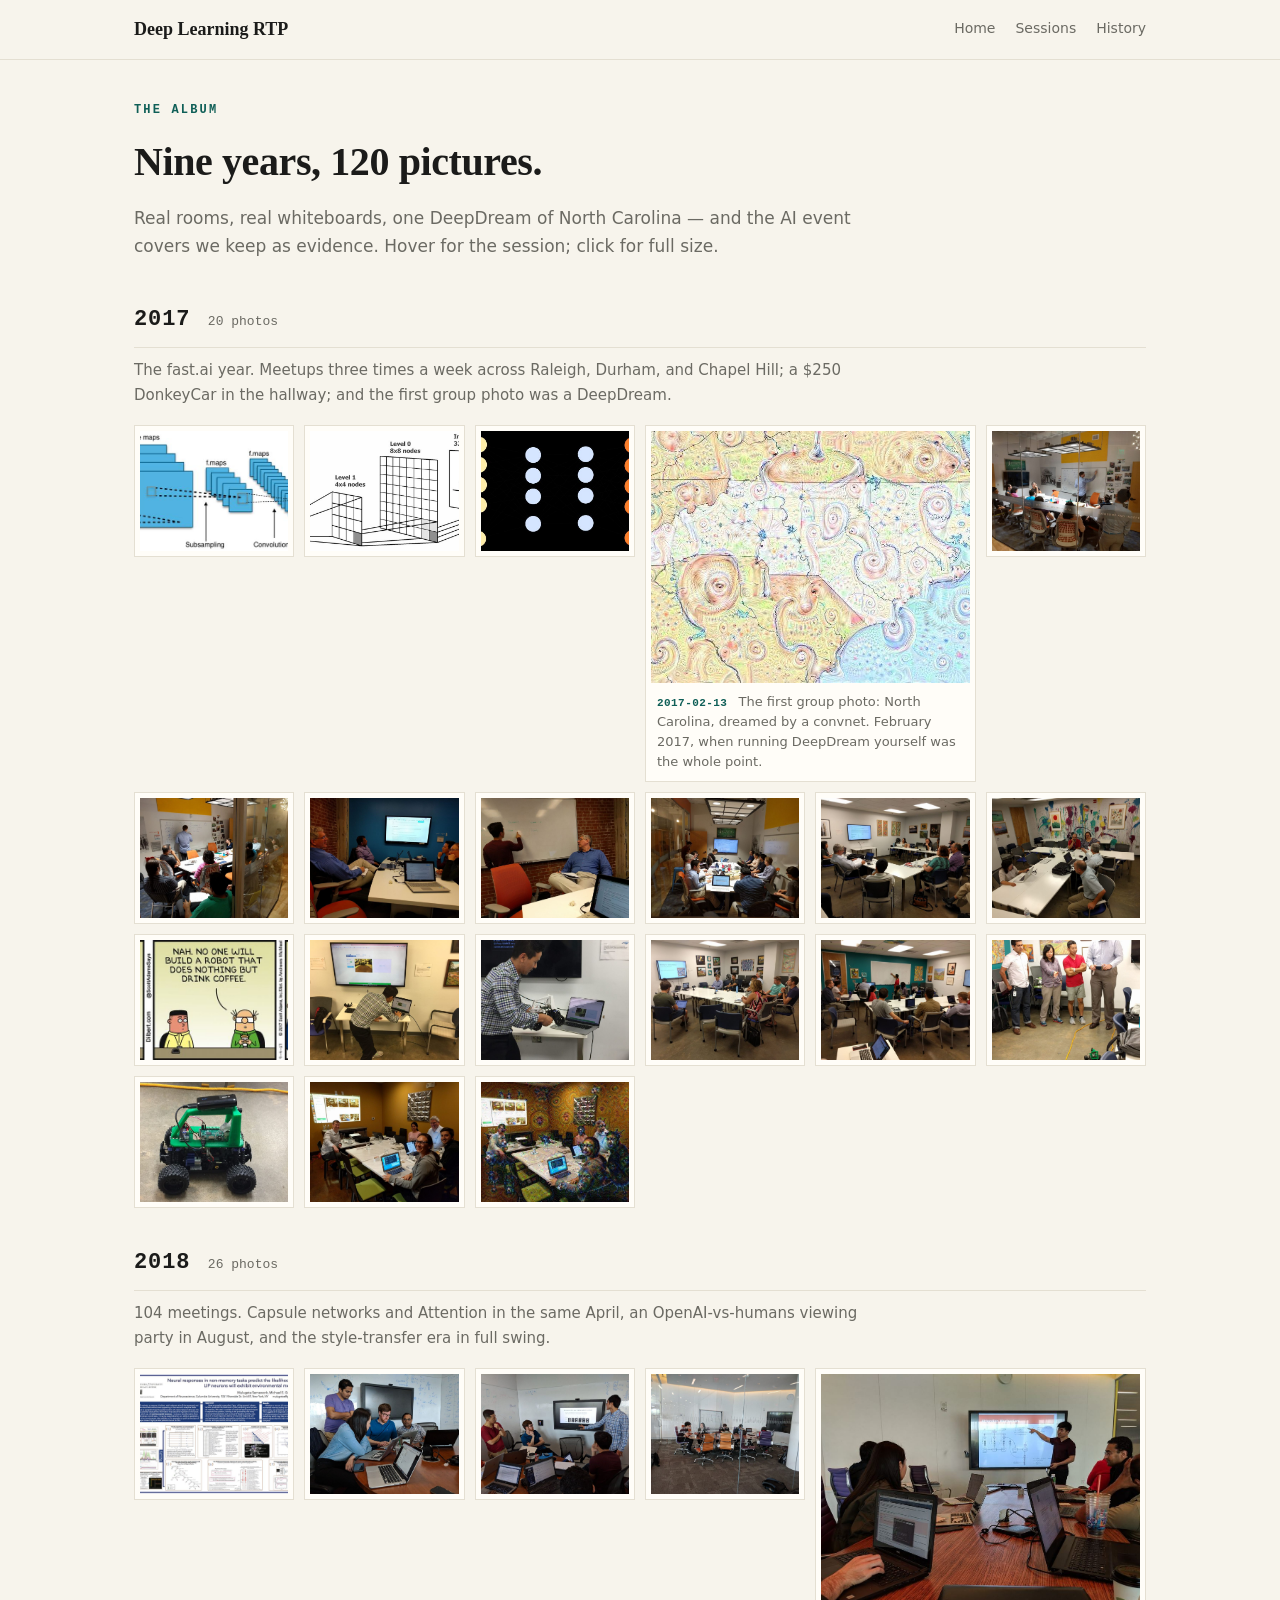
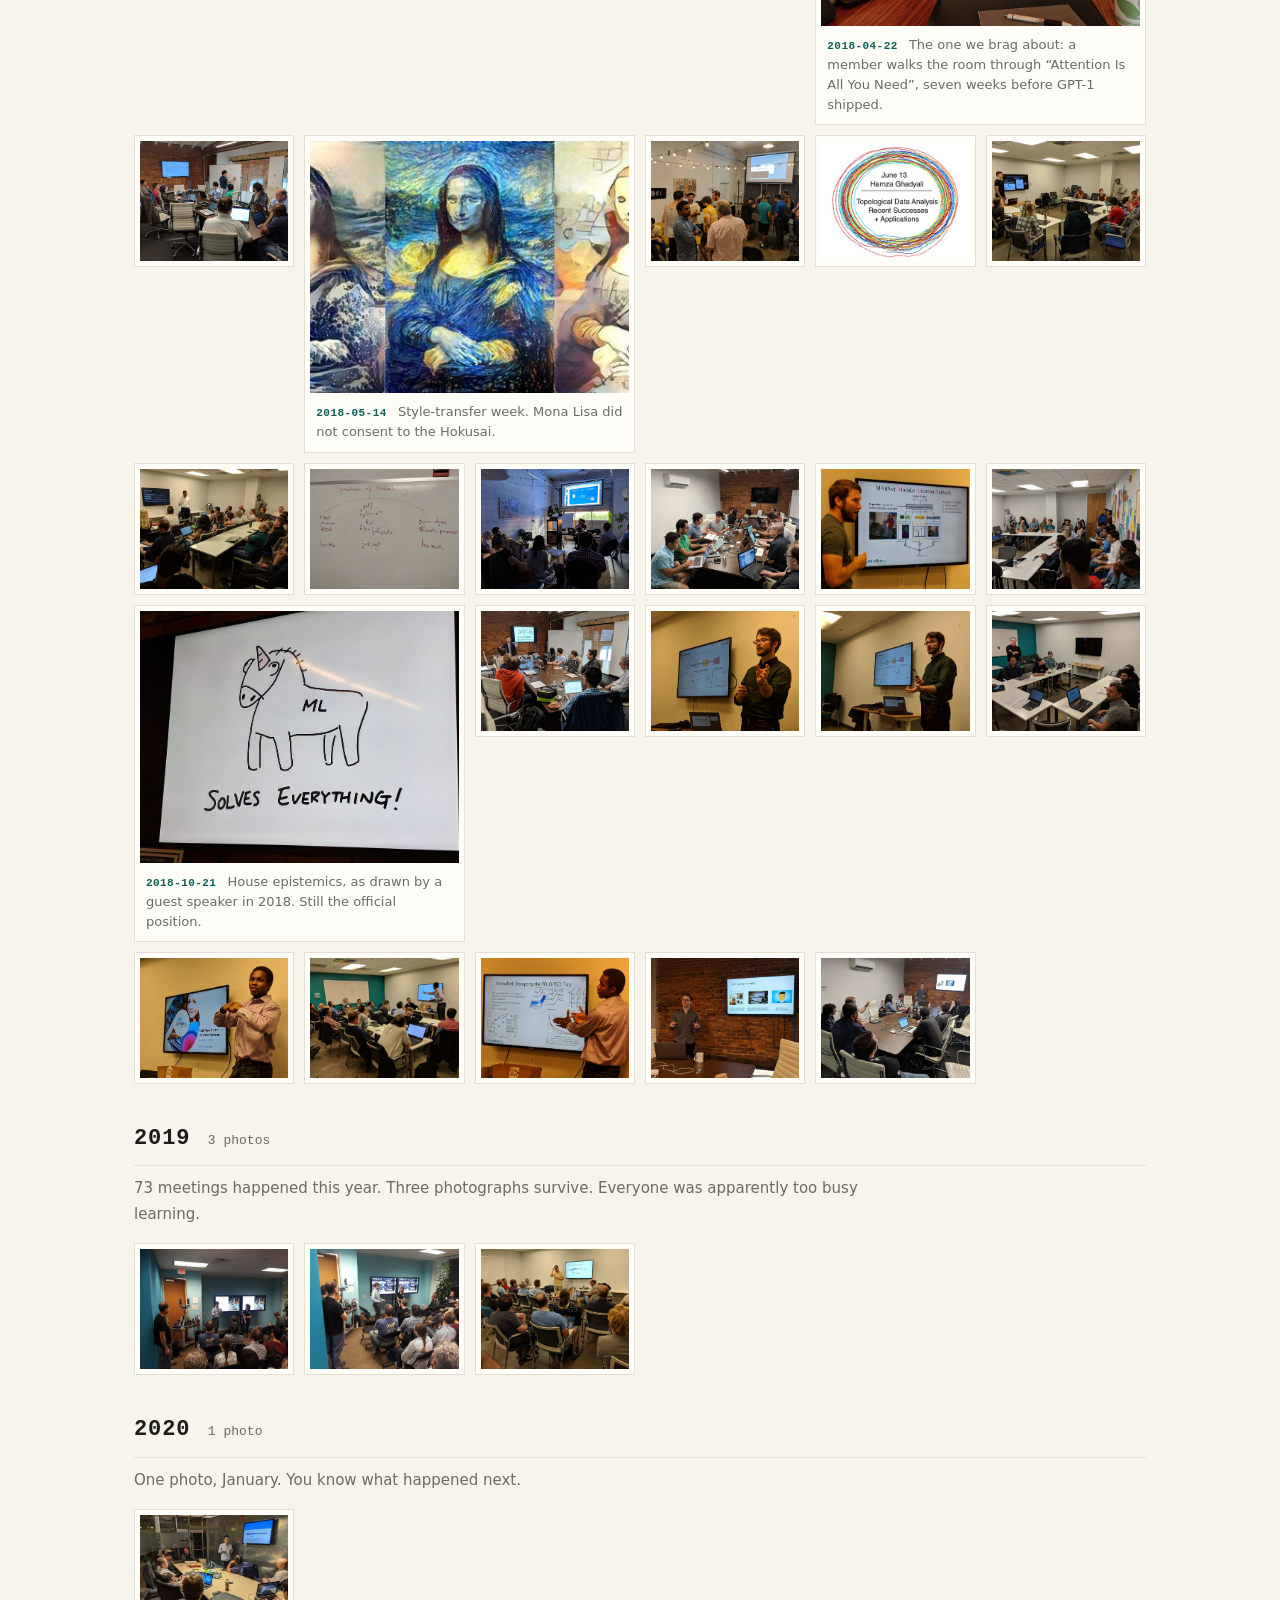
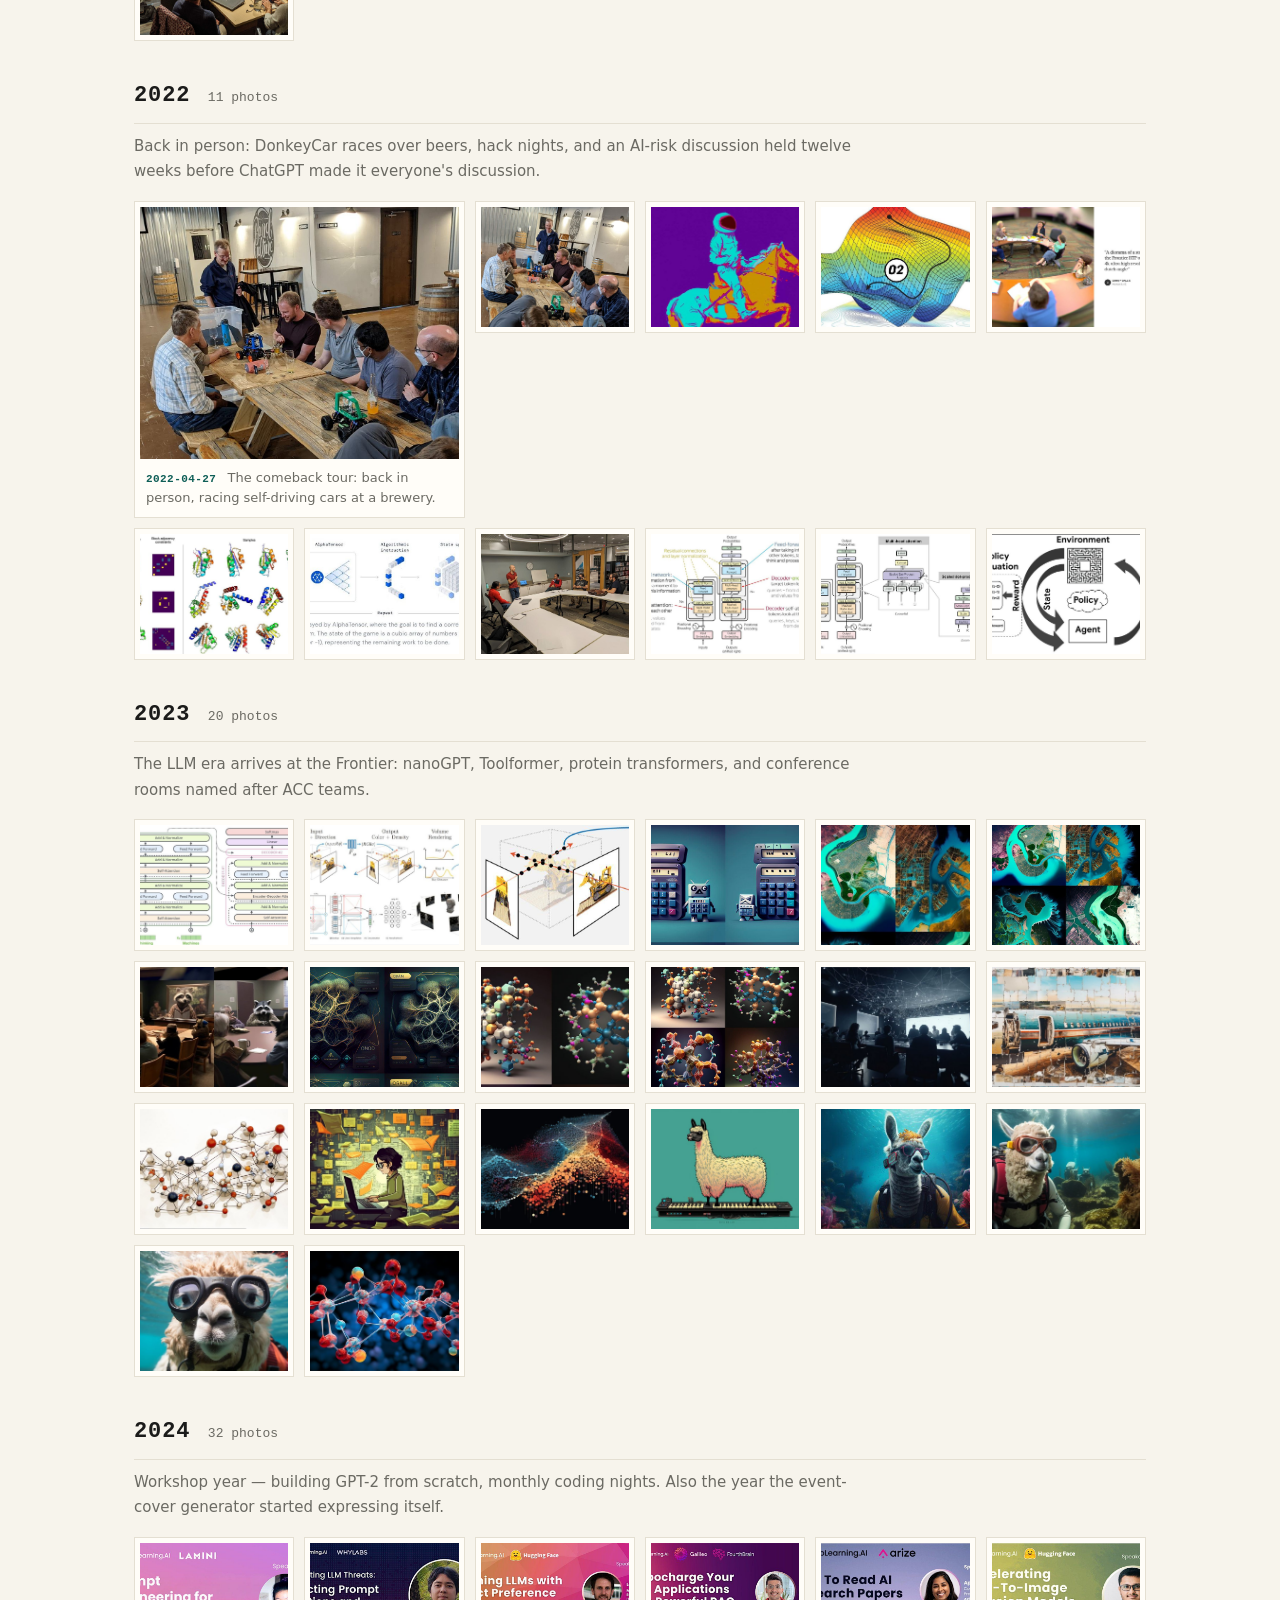
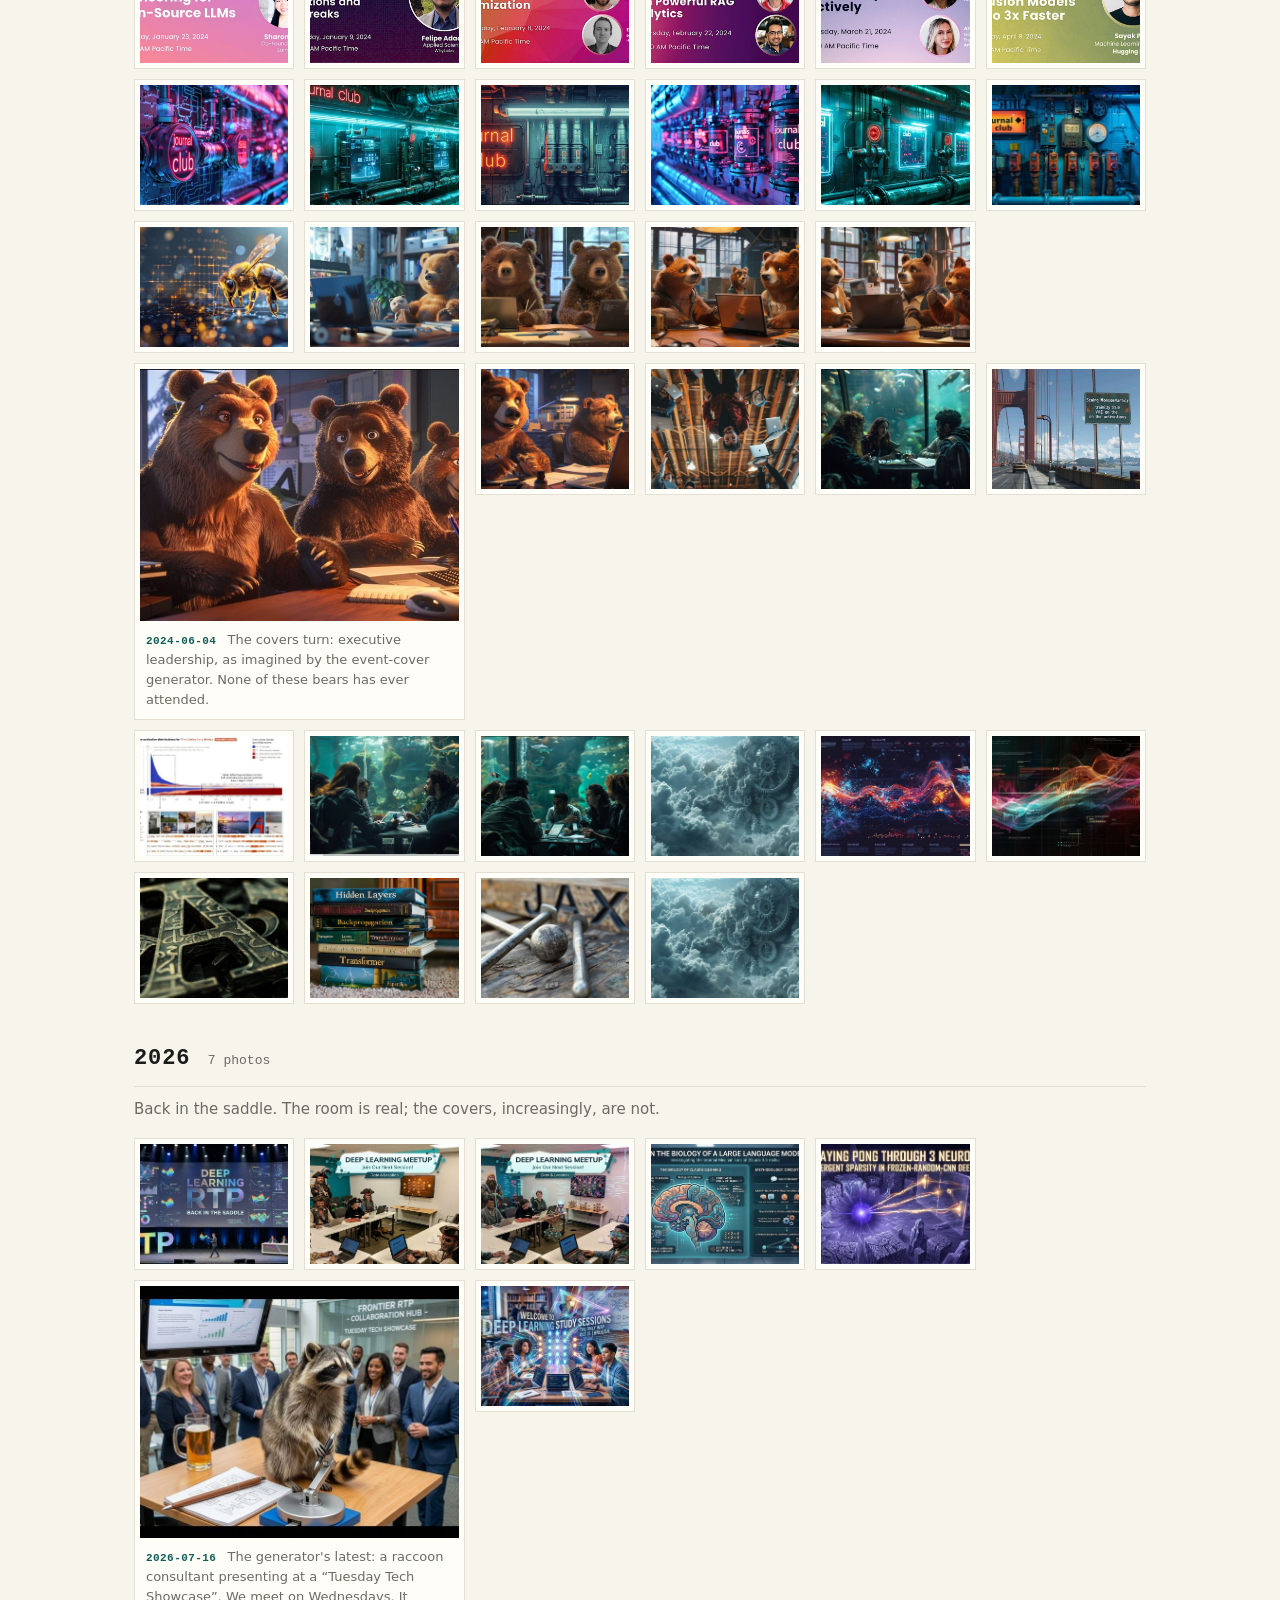
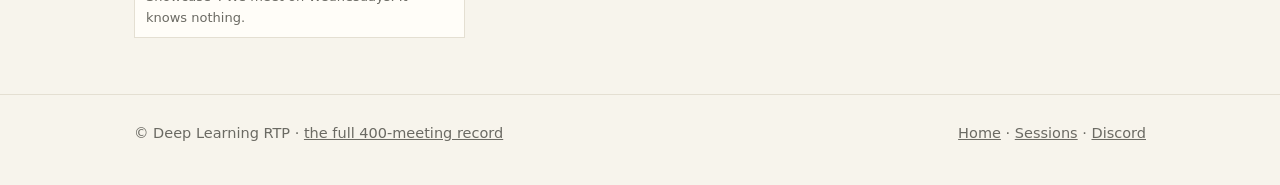
<file: gallery/index.html>
<!doctype html>
<html lang="en">
<head>
<meta charset="utf-8">
<meta name="viewport" content="width=device-width, initial-scale=1">
<title>The album · Deep Learning RTP</title>
<meta name="description" content="Nine years of Deep Learning RTP in pictures: the group's own Meetup albums, 2017-2026.">
<link rel="canonical" href="https://deeplearningrtp.org/gallery/">
<style>
  :root{
    --bg:#f7f4ec; --panel:#fffdf8; --ink:#1b1b1a; --muted:#6b6a63; --line:#e4dfd2;
    --accent:#0f5f57; --accent-ink:#0a4b44;
    --serif:ui-serif,Georgia,"Iowan Old Style","Palatino Linotype",Palatino,serif;
    --sans:ui-sans-serif,system-ui,-apple-system,"Segoe UI",Roboto,Helvetica,Arial,sans-serif;
    --mono:ui-monospace,"SF Mono",Menlo,Consolas,monospace;
  }
  *{box-sizing:border-box}
  body{margin:0;background:var(--bg);color:var(--ink);font:17px/1.7 var(--sans)}
  .wrap{max-width:1060px;margin:0 auto;padding:0 24px}
  a{color:var(--accent-ink)}
  header{border-bottom:1px solid var(--line);background:var(--bg);position:sticky;top:0;z-index:5}
  header .wrap{display:flex;align-items:center;gap:24px;padding:14px 24px}
  .name{font-family:var(--serif);font-weight:600;font-size:18px;color:var(--ink);text-decoration:none}
  header nav{margin-left:auto;display:flex;gap:20px;font-size:14px}
  header nav a{color:var(--muted);text-decoration:none}
  header nav a:hover{color:var(--ink)}
  .lede-block{padding:44px 0 8px}
  .eyebrow{font:600 12px/1 var(--mono);letter-spacing:.18em;text-transform:uppercase;color:var(--accent)}
  h1{font-family:var(--serif);font-weight:600;font-size:clamp(28px,5vw,40px);margin:12px 0 8px;letter-spacing:-.01em}
  .lede{color:var(--muted);max-width:70ch;margin:0}
  section{padding:30px 0 4px}
  h2{font-family:var(--serif);font-weight:600;font-size:22px;border-bottom:1px solid var(--line);padding-bottom:8px;margin:0 0 10px}
  h2 .mono{font-family:var(--mono);letter-spacing:.04em}
  h2 .n{font:400 13px var(--mono);color:var(--muted);margin-left:12px}
  .yearnote{color:var(--muted);font-size:15px;max-width:76ch;margin:0 0 16px}
  .grid{display:grid;grid-template-columns:repeat(auto-fill,minmax(150px,1fr));gap:10px;align-items:start}
  .grid a{display:block;border:1px solid var(--line);background:var(--panel);padding:5px;text-decoration:none;color:inherit}
  .grid a:hover{border-color:var(--accent)}
  .grid img{width:100%;height:120px;object-fit:cover;display:block}
  .grid a.feat{grid-column:span 2}
  .grid .feat img{height:252px}
  .grid .cap{display:block;padding:9px 6px 4px;font-size:13px;line-height:1.55;color:var(--muted)}
  .grid .cap b{font:600 11px var(--mono);color:var(--accent);letter-spacing:.04em;margin-right:7px}
  @media(max-width:480px){.grid a.feat{grid-column:span 1}.grid .feat img{height:150px}}
  footer{margin-top:52px;border-top:1px solid var(--line);padding:26px 0 56px;color:var(--muted);font-size:14.5px}
  footer .wrap{display:flex;flex-wrap:wrap;gap:12px;justify-content:space-between}
  footer a{color:var(--muted)}
</style>
</head>
<body>
<header>
  <div class="wrap">
    <a class="name" href="/">Deep Learning RTP</a>
    <nav><a href="/">Home</a><a href="/events/">Sessions</a><a href="/history/">History</a></nav>
  </div>
</header>
<div class="wrap">
  <div class="lede-block">
    <div class="eyebrow">The album</div>
    <h1>Nine years, 120 pictures.</h1>
    <p class="lede">Real rooms, real whiteboards, one DeepDream of North Carolina — and the
    AI event covers we keep as evidence. Hover for the session; click for full size.</p>
  </div>
  <section>
    <h2><span class="mono">2017</span> <span class="n">20 photos</span></h2>
    <p class="yearnote">The fast.ai year. Meetups three times a week across Raleigh, Durham, and Chapel Hill; a $250 DonkeyCar in the hallway; and the first group photo was a DeepDream.</p>
    <div class="grid">
      <a href="img/2017-02-06_458149500.jpg" title="Meetup Group Photo Album · 2017-02-06"><img src="img/2017-02-06_458149500.jpg" width="900" height="277" loading="lazy" alt="Meetup Group Photo Album, 2017-02-06"></a>
      <a href="img/2017-02-06_458148394.jpg" title="hi · 2017-02-06"><img src="img/2017-02-06_458148394.jpg" width="900" height="426" loading="lazy" alt="hi, 2017-02-06"></a>
      <a href="img/2017-02-06_458148399.jpg" title="hi · 2017-02-06"><img src="img/2017-02-06_458148399.jpg" width="669" height="445" loading="lazy" alt="hi, 2017-02-06"></a>
      <a class="feat" href="img/2017-02-13_458179757.jpg" title="Deep Learning Study Group - fast.ai · 2017-02-13"><img src="img/2017-02-13_458179757.jpg" width="800" height="485" loading="lazy" alt="Deep Learning Study Group - fast.ai, 2017-02-13"><span class="cap"><b class="mono">2017-02-13</b> The first group photo: North Carolina, dreamed by a convnet. February 2017, when running DeepDream yourself was the whole point.</span></a>
      <a href="img/2017-03-27_459781768.jpg" title="Deep Learning Study Group - Durham · 2017-03-27"><img src="img/2017-03-27_459781768.jpg" width="900" height="675" loading="lazy" alt="Deep Learning Study Group - Durham, 2017-03-27"></a>
      <a href="img/2017-03-27_459781771.jpg" title="Deep Learning Study Group - Durham · 2017-03-27"><img src="img/2017-03-27_459781771.jpg" width="900" height="675" loading="lazy" alt="Deep Learning Study Group - Durham, 2017-03-27"></a>
      <a href="img/2017-03-27_459781773.jpg" title="Deep Learning Study Group - Durham · 2017-03-27"><img src="img/2017-03-27_459781773.jpg" width="900" height="675" loading="lazy" alt="Deep Learning Study Group - Durham, 2017-03-27"></a>
      <a href="img/2017-03-27_459781789.jpg" title="Deep Learning Study Group - Durham · 2017-03-27"><img src="img/2017-03-27_459781789.jpg" width="900" height="675" loading="lazy" alt="Deep Learning Study Group - Durham, 2017-03-27"></a>
      <a href="img/2017-04-17_460143022.jpg" title="Kaggle Cancer Screening Competition Code Night · 2017-04-17"><img src="img/2017-04-17_460143022.jpg" width="900" height="675" loading="lazy" alt="Kaggle Cancer Screening Competition Code Night, 2017-04-17"></a>
      <a href="img/2017-07-13_462799782.jpg" title="Deep Learning vs Traditional Machine Learning Algorithms · 2017-07-13"><img src="img/2017-07-13_462799782.jpg" width="900" height="675" loading="lazy" alt="Deep Learning vs Traditional Machine Learning Algorithms, 2017-07-13"></a>
      <a href="img/2017-07-27_463200422.jpg" title="Deep Learning for Artists - whirlwind tour · 2017-07-27"><img src="img/2017-07-27_463200422.jpg" width="900" height="675" loading="lazy" alt="Deep Learning for Artists - whirlwind tour, 2017-07-27"></a>
      <a href="img/2017-09-11_464467867.jpg" title="Meetup Group Photo Album · 2017-09-11"><img src="img/2017-09-11_464467867.jpg" width="900" height="280" loading="lazy" alt="Meetup Group Photo Album, 2017-09-11"></a>
      <a href="img/2017-09-14_464537671.jpg" title="DL RTP DonkeyCar · 2017-09-14"><img src="img/2017-09-14_464537671.jpg" width="900" height="675" loading="lazy" alt="DL RTP DonkeyCar, 2017-09-14"></a>
      <a href="img/2017-09-14_464537711.jpg" title="DL RTP DonkeyCar · 2017-09-14"><img src="img/2017-09-14_464537711.jpg" width="900" height="675" loading="lazy" alt="DL RTP DonkeyCar, 2017-09-14"></a>
      <a href="img/2017-09-28_464903868.jpg" title="The Making of MuGo · 2017-09-28"><img src="img/2017-09-28_464903868.jpg" width="900" height="675" loading="lazy" alt="The Making of MuGo, 2017-09-28"></a>
      <a href="img/2017-10-05_465086938.jpg" title="DL RTP DonkeyCar- Discussion &amp; Live-Coding · 2017-10-05"><img src="img/2017-10-05_465086938.jpg" width="900" height="675" loading="lazy" alt="DL RTP DonkeyCar- Discussion &amp; Live-Coding, 2017-10-05"></a>
      <a href="img/2017-10-05_465088601.jpg" title="DL RTP DonkeyCar- Discussion &amp; Live-Coding · 2017-10-05"><img src="img/2017-10-05_465088601.jpg" width="900" height="1200" loading="lazy" alt="DL RTP DonkeyCar- Discussion &amp; Live-Coding, 2017-10-05"></a>
      <a href="img/2017-11-09_466040760.jpg" title="DL RTP- DonkeyCar &amp; Study Session · 2017-11-09"><img src="img/2017-11-09_466040760.jpg" width="900" height="675" loading="lazy" alt="DL RTP- DonkeyCar &amp; Study Session, 2017-11-09"></a>
      <a href="img/2017-11-13_466042197.jpg" title="Getting Started With Deep Learning · 2017-11-13"><img src="img/2017-11-13_466042197.jpg" width="900" height="675" loading="lazy" alt="Getting Started With Deep Learning, 2017-11-13"></a>
      <a href="img/2017-11-13_466341799.jpg" title="Getting Started With Deep Learning · 2017-11-13"><img src="img/2017-11-13_466341799.jpg" width="900" height="675" loading="lazy" alt="Getting Started With Deep Learning, 2017-11-13"></a>
    </div>
  </section>
  <section>
    <h2><span class="mono">2018</span> <span class="n">26 photos</span></h2>
    <p class="yearnote">104 meetings. Capsule networks and Attention in the same April, an OpenAI-vs-humans viewing party in August, and the style-transfer era in full swing.</p>
    <div class="grid">
      <a href="img/2018-03-27_469631036.jpg" title="Meetup Group Photo Album · 2018-03-27"><img src="img/2018-03-27_469631036.jpg" width="900" height="592" loading="lazy" alt="Meetup Group Photo Album, 2018-03-27"></a>
      <a href="img/2018-04-15_470456150.jpg" title="Presentation on Capsule Networks - Deep Learning Study Group - Raleigh · 2018-04-15"><img src="img/2018-04-15_470456150.jpg" width="900" height="675" loading="lazy" alt="Presentation on Capsule Networks - Deep Learning Study Group - Raleigh, 2018-04-15"></a>
      <a href="img/2018-04-15_470456158.jpg" title="Presentation on Capsule Networks - Deep Learning Study Group - Raleigh · 2018-04-15"><img src="img/2018-04-15_470456158.jpg" width="900" height="675" loading="lazy" alt="Presentation on Capsule Networks - Deep Learning Study Group - Raleigh, 2018-04-15"></a>
      <a href="img/2018-04-22_470449384.jpg" title="Presentation: Attention is All you Need! -Deep Learning Study Group - Raleigh · 2018-04-22"><img src="img/2018-04-22_470449384.jpg" width="900" height="675" loading="lazy" alt="Presentation: Attention is All you Need! -Deep Learning Study Group - Raleigh, 2018-04-22"></a>
      <a class="feat" href="img/2018-04-22_470449397.jpg" title="Presentation: Attention is All you Need! -Deep Learning Study Group - Raleigh · 2018-04-22"><img src="img/2018-04-22_470449397.jpg" width="900" height="675" loading="lazy" alt="Presentation: Attention is All you Need! -Deep Learning Study Group - Raleigh, 2018-04-22"><span class="cap"><b class="mono">2018-04-22</b> The one we brag about: a member walks the room through “Attention Is All You Need”, seven weeks before GPT-1 shipped.</span></a>
      <a href="img/2018-04-29_470634228.jpg" title="Hacking with PyTorch, Keras, Tensorflow! - Deep Learning Study Group - Raleigh · 2018-04-29"><img src="img/2018-04-29_470634228.jpg" width="900" height="675" loading="lazy" alt="Hacking with PyTorch, Keras, Tensorflow! - Deep Learning Study Group - Raleigh, 2018-04-29"></a>
      <a class="feat" href="img/2018-05-14_471120954.jpg" title="Meetup Group Photo Album · 2018-05-14"><img src="img/2018-05-14_471120954.jpg" width="900" height="269" loading="lazy" alt="Meetup Group Photo Album, 2018-05-14"><span class="cap"><b class="mono">2018-05-14</b> Style-transfer week. Mona Lisa did not consent to the Hokusai.</span></a>
      <a href="img/2018-05-16_471173294.jpg" title="Deep Learning for Art, Music and Creativity · 2018-05-16"><img src="img/2018-05-16_471173294.jpg" width="900" height="675" loading="lazy" alt="Deep Learning for Art, Music and Creativity, 2018-05-16"></a>
      <a href="img/2018-05-30_471573187.jpg" title="Meetup Group Photo Album · 2018-05-30"><img src="img/2018-05-30_471573187.jpg" width="800" height="600" loading="lazy" alt="Meetup Group Photo Album, 2018-05-30"></a>
      <a href="img/2018-05-30_471574915.jpg" title="Using Deep Learning to Model Cellular Structure and Function · 2018-05-30"><img src="img/2018-05-30_471574915.jpg" width="900" height="675" loading="lazy" alt="Using Deep Learning to Model Cellular Structure and Function, 2018-05-30"></a>
      <a href="img/2018-06-13_472012201.jpg" title="Topological Data Analysis: Successes and Applications on Real Data · 2018-06-13"><img src="img/2018-06-13_472012201.jpg" width="900" height="675" loading="lazy" alt="Topological Data Analysis: Successes and Applications on Real Data, 2018-06-13"></a>
      <a href="img/2018-07-12_472840526.jpg" title="DL RTP- Study Session · 2018-07-12"><img src="img/2018-07-12_472840526.jpg" width="900" height="675" loading="lazy" alt="DL RTP- Study Session, 2018-07-12"></a>
      <a href="img/2018-08-15_473785441.jpg" title="Deep Learning for Art, Music and Creativity · 2018-08-15"><img src="img/2018-08-15_473785441.jpg" width="900" height="675" loading="lazy" alt="Deep Learning for Art, Music and Creativity, 2018-08-15"></a>
      <a href="img/2018-09-30_475030633.jpg" title="Pair Kaggling - Pneumonia Detection - Deep Learning - Raleigh · 2018-09-30"><img src="img/2018-09-30_475030633.jpg" width="900" height="675" loading="lazy" alt="Pair Kaggling - Pneumonia Detection - Deep Learning - Raleigh, 2018-09-30"></a>
      <a href="img/2018-10-04_475226555.jpg" title="Justin Ellis (InfiniaML) on NLP, VQA, Chatbots and more via Visual Dialog! · 2018-10-04"><img src="img/2018-10-04_475226555.jpg" width="900" height="675" loading="lazy" alt="Justin Ellis (InfiniaML) on NLP, VQA, Chatbots and more via Visual Dialog!, 2018-10-04"></a>
      <a href="img/2018-10-04_475226590.jpg" title="Justin Ellis (InfiniaML) on NLP, VQA, Chatbots and more via Visual Dialog! · 2018-10-04"><img src="img/2018-10-04_475226590.jpg" width="900" height="675" loading="lazy" alt="Justin Ellis (InfiniaML) on NLP, VQA, Chatbots and more via Visual Dialog!, 2018-10-04"></a>
      <a class="feat" href="img/2018-10-21_475635040.jpg" title="An Only One Step Ahead Guide for ML Projects (with study group after talk) · 2018-10-21"><img src="img/2018-10-21_475635040.jpg" width="900" height="675" loading="lazy" alt="An Only One Step Ahead Guide for ML Projects (with study group after talk), 2018-10-21"><span class="cap"><b class="mono">2018-10-21</b> House epistemics, as drawn by a guest speaker in 2018. Still the official position.</span></a>
      <a href="img/2018-10-21_475635100.jpg" title="An Only One Step Ahead Guide for ML Projects (with study group after talk) · 2018-10-21"><img src="img/2018-10-21_475635100.jpg" width="900" height="675" loading="lazy" alt="An Only One Step Ahead Guide for ML Projects (with study group after talk), 2018-10-21"></a>
      <a href="img/2018-11-15_476508933.jpg" title="Liam Cattell (Conduent) on Lightweight Deep Learning! · 2018-11-15"><img src="img/2018-11-15_476508933.jpg" width="900" height="675" loading="lazy" alt="Liam Cattell (Conduent) on Lightweight Deep Learning!, 2018-11-15"></a>
      <a href="img/2018-11-15_476508942.jpg" title="Liam Cattell (Conduent) on Lightweight Deep Learning! · 2018-11-15"><img src="img/2018-11-15_476508942.jpg" width="900" height="675" loading="lazy" alt="Liam Cattell (Conduent) on Lightweight Deep Learning!, 2018-11-15"></a>
      <a href="img/2018-11-29_476710424.jpg" title="DL RTP- Study Session · 2018-11-29"><img src="img/2018-11-29_476710424.jpg" width="900" height="675" loading="lazy" alt="DL RTP- Study Session, 2018-11-29"></a>
      <a href="img/2018-12-13_477069088.jpg" title="Real-Time Object Detection Systems with Ikenna Odinaka (InfiniaML) · 2018-12-13"><img src="img/2018-12-13_477069088.jpg" width="900" height="675" loading="lazy" alt="Real-Time Object Detection Systems with Ikenna Odinaka (InfiniaML), 2018-12-13"></a>
      <a href="img/2018-12-13_477069095.jpg" title="Real-Time Object Detection Systems with Ikenna Odinaka (InfiniaML) · 2018-12-13"><img src="img/2018-12-13_477069095.jpg" width="900" height="675" loading="lazy" alt="Real-Time Object Detection Systems with Ikenna Odinaka (InfiniaML), 2018-12-13"></a>
      <a href="img/2018-12-13_477069100.jpg" title="Real-Time Object Detection Systems with Ikenna Odinaka (InfiniaML) · 2018-12-13"><img src="img/2018-12-13_477069100.jpg" width="900" height="675" loading="lazy" alt="Real-Time Object Detection Systems with Ikenna Odinaka (InfiniaML), 2018-12-13"></a>
      <a href="img/2018-12-30_477430008.jpg" title="Building Similarity Search Engines Powered By Neural Networks · 2018-12-30"><img src="img/2018-12-30_477430008.jpg" width="900" height="675" loading="lazy" alt="Building Similarity Search Engines Powered By Neural Networks, 2018-12-30"></a>
      <a href="img/2018-12-30_477430014.jpg" title="Building Similarity Search Engines Powered By Neural Networks · 2018-12-30"><img src="img/2018-12-30_477430014.jpg" width="900" height="675" loading="lazy" alt="Building Similarity Search Engines Powered By Neural Networks, 2018-12-30"></a>
    </div>
  </section>
  <section>
    <h2><span class="mono">2019</span> <span class="n">3 photos</span></h2>
    <p class="yearnote">73 meetings happened this year. Three photographs survive. Everyone was apparently too busy learning.</p>
    <div class="grid">
      <a href="img/2019-01-24_478104274.jpg" title="Hanging with the Jetsons and NCSSM&#x27;s FIRST Robotics team at LifeOmic, Jan. 24! · 2019-01-24"><img src="img/2019-01-24_478104274.jpg" width="900" height="675" loading="lazy" alt="Hanging with the Jetsons and NCSSM&#x27;s FIRST Robotics team at LifeOmic, Jan. 24!, 2019-01-24"></a>
      <a href="img/2019-01-24_478104275.jpg" title="Hanging with the Jetsons and NCSSM&#x27;s FIRST Robotics team at LifeOmic, Jan. 24! · 2019-01-24"><img src="img/2019-01-24_478104275.jpg" width="900" height="675" loading="lazy" alt="Hanging with the Jetsons and NCSSM&#x27;s FIRST Robotics team at LifeOmic, Jan. 24!, 2019-01-24"></a>
      <a href="img/2019-06-06_482025047.jpg" title="Minigo: An Exercise in Reproducibility for Machine Learning · 2019-06-06"><img src="img/2019-06-06_482025047.jpg" width="900" height="675" loading="lazy" alt="Minigo: An Exercise in Reproducibility for Machine Learning, 2019-06-06"></a>
    </div>
  </section>
  <section>
    <h2><span class="mono">2020</span> <span class="n">1 photo</span></h2>
    <p class="yearnote">One photo, January. You know what happened next.</p>
    <div class="grid">
      <a href="img/2020-01-08_488027986.jpg" title="Deep Reinforcement Learning Study Group · 2020-01-08"><img src="img/2020-01-08_488027986.jpg" width="900" height="675" loading="lazy" alt="Deep Reinforcement Learning Study Group, 2020-01-08"></a>
    </div>
  </section>
  <section>
    <h2><span class="mono">2022</span> <span class="n">11 photos</span></h2>
    <p class="yearnote">Back in person: DonkeyCar races over beers, hack nights, and an AI-risk discussion held twelve weeks before ChatGPT made it everyone's discussion.</p>
    <div class="grid">
      <a class="feat" href="img/2022-04-27_503874366.jpg" title="Autonomous Vehicles chat and working session · 2022-04-27"><img src="img/2022-04-27_503874366.jpg" width="900" height="807" loading="lazy" alt="Autonomous Vehicles chat and working session, 2022-04-27"><span class="cap"><b class="mono">2022-04-27</b> The comeback tour: back in person, racing self-driving cars at a brewery.</span></a>
      <a href="img/2022-04-27_503874425.jpg" title="Autonomous Vehicles chat and working session · 2022-04-27"><img src="img/2022-04-27_503874425.jpg" width="900" height="718" loading="lazy" alt="Autonomous Vehicles chat and working session, 2022-04-27"></a>
      <a href="img/2022-05-25_504348185.jpg" title="Meetup Group Photo Album · 2022-05-25"><img src="img/2022-05-25_504348185.jpg" width="900" height="506" loading="lazy" alt="Meetup Group Photo Album, 2022-05-25"></a>
      <a href="img/2022-07-05_505349374.jpg" title="Meetup Group Photo Album · 2022-07-05"><img src="img/2022-07-05_505349374.jpg" width="900" height="506" loading="lazy" alt="Meetup Group Photo Album, 2022-07-05"></a>
      <a href="img/2022-08-30_506578708.jpg" title="Deep Learning Study Group · 2022-08-30"><img src="img/2022-08-30_506578708.jpg" width="900" height="506" loading="lazy" alt="Deep Learning Study Group, 2022-08-30"></a>
      <a href="img/2022-10-18_507905228.jpg" title="Meetup Group Photo Album · 2022-10-18"><img src="img/2022-10-18_507905228.jpg" width="900" height="506" loading="lazy" alt="Meetup Group Photo Album, 2022-10-18"></a>
      <a href="img/2022-10-25_507904707.jpg" title="Deep Learning Study Group · 2022-10-25"><img src="img/2022-10-25_507904707.jpg" width="900" height="349" loading="lazy" alt="Deep Learning Study Group, 2022-10-25"></a>
      <a href="img/2022-11-01_508286655.jpg" title="Life Imitates Art: Diffusion generative models for protein folding · 2022-11-01"><img src="img/2022-11-01_508286655.jpg" width="900" height="675" loading="lazy" alt="Life Imitates Art: Diffusion generative models for protein folding, 2022-11-01"></a>
      <a href="img/2022-11-08_508084680.jpg" title="Deep Learning Study Group · 2022-11-08"><img src="img/2022-11-08_508084680.jpg" width="900" height="506" loading="lazy" alt="Deep Learning Study Group, 2022-11-08"></a>
      <a href="img/2022-11-08_508457198.jpg" title="Deep Learning Study Group · 2022-11-08"><img src="img/2022-11-08_508457198.jpg" width="900" height="518" loading="lazy" alt="Deep Learning Study Group, 2022-11-08"></a>
      <a href="img/2022-11-22_508670350.jpg" title="AlphaZero to MuZero and then EfficientZero · 2022-11-22"><img src="img/2022-11-22_508670350.jpg" width="900" height="506" loading="lazy" alt="AlphaZero to MuZero and then EfficientZero, 2022-11-22"></a>
    </div>
  </section>
  <section>
    <h2><span class="mono">2023</span> <span class="n">20 photos</span></h2>
    <p class="yearnote">The LLM era arrives at the Frontier: nanoGPT, Toolformer, protein transformers, and conference rooms named after ACC teams.</p>
    <div class="grid">
      <a href="img/2023-02-07_510326452.jpg" title="nanoGPT by Andrej Karpathy · 2023-02-07"><img src="img/2023-02-07_510326452.jpg" width="900" height="506" loading="lazy" alt="nanoGPT by Andrej Karpathy, 2023-02-07"></a>
      <a href="img/2023-02-16_510490275.jpg" title="Deep Learning Study Group · 2023-02-16"><img src="img/2023-02-16_510490275.jpg" width="900" height="507" loading="lazy" alt="Deep Learning Study Group, 2023-02-16"></a>
      <a href="img/2023-02-16_510490281.jpg" title="Deep Learning Study Group · 2023-02-16"><img src="img/2023-02-16_510490281.jpg" width="608" height="342" loading="lazy" alt="Deep Learning Study Group, 2023-02-16"></a>
      <a href="img/2023-03-02_510797400.jpg" title="Deep Learning Study Group · 2023-03-02"><img src="img/2023-03-02_510797400.jpg" width="772" height="434" loading="lazy" alt="Deep Learning Study Group, 2023-03-02"></a>
      <a href="img/2023-03-09_510855153.jpg" title="Deep Learning Study Group · 2023-03-09"><img src="img/2023-03-09_510855153.jpg" width="900" height="506" loading="lazy" alt="Deep Learning Study Group, 2023-03-09"></a>
      <a href="img/2023-03-09_510855215.jpg" title="Deep Learning Study Group · 2023-03-09"><img src="img/2023-03-09_510855215.jpg" width="900" height="900" loading="lazy" alt="Deep Learning Study Group, 2023-03-09"></a>
      <a href="img/2023-03-16_511320286.jpg" title="Deep Learning Study Group · 2023-03-16"><img src="img/2023-03-16_511320286.jpg" width="900" height="506" loading="lazy" alt="Deep Learning Study Group, 2023-03-16"></a>
      <a href="img/2023-03-23_511188482.jpg" title="Deep Learning Study Group · 2023-03-23"><img src="img/2023-03-23_511188482.jpg" width="810" height="456" loading="lazy" alt="Deep Learning Study Group, 2023-03-23"></a>
      <a href="img/2023-03-30_511185152.jpg" title="Deep Learning Study Group · 2023-03-30"><img src="img/2023-03-30_511185152.jpg" width="900" height="507" loading="lazy" alt="Deep Learning Study Group, 2023-03-30"></a>
      <a href="img/2023-03-30_511187988.jpg" title="Deep Learning Study Group · 2023-03-30"><img src="img/2023-03-30_511187988.jpg" width="900" height="900" loading="lazy" alt="Deep Learning Study Group, 2023-03-30"></a>
      <a href="img/2023-04-13_511895223.jpg" title="Deep Learning Study Group · 2023-04-13"><img src="img/2023-04-13_511895223.jpg" width="900" height="506" loading="lazy" alt="Deep Learning Study Group, 2023-04-13"></a>
      <a href="img/2023-05-11_512420540.jpg" title="Deep Learning Study Group · 2023-05-11"><img src="img/2023-05-11_512420540.jpg" width="900" height="506" loading="lazy" alt="Deep Learning Study Group, 2023-05-11"></a>
      <a href="img/2023-05-18_512824245.jpg" title="Deep Learning for Molecules at the Study Group · 2023-05-18"><img src="img/2023-05-18_512824245.jpg" width="900" height="506" loading="lazy" alt="Deep Learning for Molecules at the Study Group, 2023-05-18"></a>
      <a href="img/2023-05-30_513091118.jpg" title="Build your own LLM App · 2023-05-30"><img src="img/2023-05-30_513091118.jpg" width="900" height="506" loading="lazy" alt="Build your own LLM App, 2023-05-30"></a>
      <a href="img/2023-07-06_513692917.jpg" title="Embedding Essentials: Mapping The World of AI · 2023-07-06"><img src="img/2023-07-06_513692917.jpg" width="900" height="506" loading="lazy" alt="Embedding Essentials: Mapping The World of AI, 2023-07-06"></a>
      <a href="img/2023-08-31_515368146.jpg" title="Unnatural Code Llama · 2023-08-31"><img src="img/2023-08-31_515368146.jpg" width="900" height="506" loading="lazy" alt="Unnatural Code Llama, 2023-08-31"></a>
      <a href="img/2023-09-12_515824960.jpg" title="Meetup Group Photo Album · 2023-09-12"><img src="img/2023-09-12_515824960.jpg" width="597" height="336" loading="lazy" alt="Meetup Group Photo Album, 2023-09-12"></a>
      <a href="img/2023-09-12_515824965.jpg" title="Meetup Group Photo Album · 2023-09-12"><img src="img/2023-09-12_515824965.jpg" width="900" height="506" loading="lazy" alt="Meetup Group Photo Album, 2023-09-12"></a>
      <a href="img/2023-09-12_515824971.jpg" title="Meetup Group Photo Album · 2023-09-12"><img src="img/2023-09-12_515824971.jpg" width="900" height="506" loading="lazy" alt="Meetup Group Photo Album, 2023-09-12"></a>
      <a href="img/2023-09-12_515826160.jpg" title="Meetup Group Photo Album · 2023-09-12"><img src="img/2023-09-12_515826160.jpg" width="900" height="506" loading="lazy" alt="Meetup Group Photo Album, 2023-09-12"></a>
    </div>
  </section>
  <section>
    <h2><span class="mono">2024</span> <span class="n">32 photos</span></h2>
    <p class="yearnote">Workshop year — building GPT-2 from scratch, monthly coding nights. Also the year the event-cover generator started expressing itself.</p>
    <div class="grid">
      <a href="img/2024-01-08_518395879.jpg" title="Meetup Group Photo Album · 2024-01-08"><img src="img/2024-01-08_518395879.jpg" width="836" height="470" loading="lazy" alt="Meetup Group Photo Album, 2024-01-08"></a>
      <a href="img/2024-01-09_518395785.jpg" title="Navigating LLM Threats: Detecting Prompt Injections and Jailbreaks · 2024-01-09"><img src="img/2024-01-09_518395785.jpg" width="836" height="470" loading="lazy" alt="Navigating LLM Threats: Detecting Prompt Injections and Jailbreaks, 2024-01-09"></a>
      <a href="img/2024-01-23_518668596.jpg" title="Meetup Group Photo Album · 2024-01-23"><img src="img/2024-01-23_518668596.jpg" width="836" height="470" loading="lazy" alt="Meetup Group Photo Album, 2024-01-23"></a>
      <a href="img/2024-02-12_519087266.jpg" title="Meetup Group Photo Album · 2024-02-12"><img src="img/2024-02-12_519087266.jpg" width="832" height="468" loading="lazy" alt="Meetup Group Photo Album, 2024-02-12"></a>
      <a href="img/2024-03-19_519851600.jpg" title="Meetup Group Photo Album · 2024-03-19"><img src="img/2024-03-19_519851600.jpg" width="809" height="455" loading="lazy" alt="Meetup Group Photo Album, 2024-03-19"></a>
      <a href="img/2024-03-19_519851680.jpg" title="Meetup Group Photo Album · 2024-03-19"><img src="img/2024-03-19_519851680.jpg" width="809" height="455" loading="lazy" alt="Meetup Group Photo Album, 2024-03-19"></a>
      <a href="img/2024-05-15_520988778.jpg" title="Federated Learning with LoRA Tuning · 2024-05-15"><img src="img/2024-05-15_520988778.jpg" width="788" height="443" loading="lazy" alt="Federated Learning with LoRA Tuning, 2024-05-15"></a>
      <a href="img/2024-05-15_520988843.jpg" title="Federated Learning with LoRA Tuning · 2024-05-15"><img src="img/2024-05-15_520988843.jpg" width="802" height="447" loading="lazy" alt="Federated Learning with LoRA Tuning, 2024-05-15"></a>
      <a href="img/2024-05-15_520988844.jpg" title="Federated Learning with LoRA Tuning · 2024-05-15"><img src="img/2024-05-15_520988844.jpg" width="820" height="458" loading="lazy" alt="Federated Learning with LoRA Tuning, 2024-05-15"></a>
      <a href="img/2024-05-15_520988845.jpg" title="Federated Learning with LoRA Tuning · 2024-05-15"><img src="img/2024-05-15_520988845.jpg" width="799" height="443" loading="lazy" alt="Federated Learning with LoRA Tuning, 2024-05-15"></a>
      <a href="img/2024-05-15_520988846.jpg" title="Federated Learning with LoRA Tuning · 2024-05-15"><img src="img/2024-05-15_520988846.jpg" width="843" height="467" loading="lazy" alt="Federated Learning with LoRA Tuning, 2024-05-15"></a>
      <a href="img/2024-05-15_520988847.jpg" title="Federated Learning with LoRA Tuning · 2024-05-15"><img src="img/2024-05-15_520988847.jpg" width="817" height="494" loading="lazy" alt="Federated Learning with LoRA Tuning, 2024-05-15"></a>
      <a href="img/2024-05-27_521352645.jpg" title="Meetup Group Photo Album · 2024-05-27"><img src="img/2024-05-27_521352645.jpg" width="900" height="506" loading="lazy" alt="Meetup Group Photo Album, 2024-05-27"></a>
      <a href="img/2024-05-27_521353116.jpg" title="Meetup Group Photo Album · 2024-05-27"><img src="img/2024-05-27_521353116.jpg" width="900" height="506" loading="lazy" alt="Meetup Group Photo Album, 2024-05-27"></a>
      <a href="img/2024-06-04_521353128.jpg" title="Fine-Tuning Workshop 4: Deploying Fine-Tuned Models · 2024-06-04"><img src="img/2024-06-04_521353128.jpg" width="900" height="501" loading="lazy" alt="Fine-Tuning Workshop 4: Deploying Fine-Tuned Models, 2024-06-04"></a>
      <a href="img/2024-06-04_521353129.jpg" title="Fine-Tuning Workshop 4: Deploying Fine-Tuned Models · 2024-06-04"><img src="img/2024-06-04_521353129.jpg" width="900" height="502" loading="lazy" alt="Fine-Tuning Workshop 4: Deploying Fine-Tuned Models, 2024-06-04"></a>
      <a href="img/2024-06-04_521353130.jpg" title="Fine-Tuning Workshop 4: Deploying Fine-Tuned Models · 2024-06-04"><img src="img/2024-06-04_521353130.jpg" width="900" height="496" loading="lazy" alt="Fine-Tuning Workshop 4: Deploying Fine-Tuned Models, 2024-06-04"></a>
      <a class="feat" href="img/2024-06-04_521353131.jpg" title="Fine-Tuning Workshop 4: Deploying Fine-Tuned Models · 2024-06-04"><img src="img/2024-06-04_521353131.jpg" width="900" height="459" loading="lazy" alt="Fine-Tuning Workshop 4: Deploying Fine-Tuned Models, 2024-06-04"><span class="cap"><b class="mono">2024-06-04</b> The covers turn: executive leadership, as imagined by the event-cover generator. None of these bears has ever attended.</span></a>
      <a href="img/2024-06-04_521353132.jpg" title="Fine-Tuning Workshop 4: Deploying Fine-Tuned Models · 2024-06-04"><img src="img/2024-06-04_521353132.jpg" width="900" height="503" loading="lazy" alt="Fine-Tuning Workshop 4: Deploying Fine-Tuned Models, 2024-06-04"></a>
      <a href="img/2024-06-05_521539691.jpg" title="Meetup Group Photo Album · 2024-06-05"><img src="img/2024-06-05_521539691.jpg" width="900" height="506" loading="lazy" alt="Meetup Group Photo Album, 2024-06-05"></a>
      <a href="img/2024-06-07_521572826.jpg" title="Meetup Group Photo Album · 2024-06-07"><img src="img/2024-06-07_521572826.jpg" width="900" height="506" loading="lazy" alt="Meetup Group Photo Album, 2024-06-07"></a>
      <a href="img/2024-06-12_521561290.jpg" title="Deep Learning Study Group · 2024-06-12"><img src="img/2024-06-12_521561290.jpg" width="764" height="430" loading="lazy" alt="Deep Learning Study Group, 2024-06-12"></a>
      <a href="img/2024-06-12_521561519.jpg" title="Deep Learning Study Group · 2024-06-12"><img src="img/2024-06-12_521561519.jpg" width="900" height="484" loading="lazy" alt="Deep Learning Study Group, 2024-06-12"></a>
      <a href="img/2024-06-25_521572924.jpg" title="Monthly Coding Workshop · 2024-06-25"><img src="img/2024-06-25_521572924.jpg" width="900" height="506" loading="lazy" alt="Monthly Coding Workshop, 2024-06-25"></a>
      <a href="img/2024-06-25_521572944.jpg" title="Monthly Coding Workshop · 2024-06-25"><img src="img/2024-06-25_521572944.jpg" width="900" height="506" loading="lazy" alt="Monthly Coding Workshop, 2024-06-25"></a>
      <a href="img/2024-06-26_521971591.jpg" title="Meetup Group Photo Album · 2024-06-26"><img src="img/2024-06-26_521971591.jpg" width="900" height="506" loading="lazy" alt="Meetup Group Photo Album, 2024-06-26"></a>
      <a href="img/2024-06-26_521574450.jpg" title="TimesFM: A Pretrained Transformer for Time Series Forecasting · 2024-06-26"><img src="img/2024-06-26_521574450.jpg" width="900" height="506" loading="lazy" alt="TimesFM: A Pretrained Transformer for Time Series Forecasting, 2024-06-26"></a>
      <a href="img/2024-06-26_521574507.jpg" title="TimesFM: A Pretrained Transformer for Time Series Forecasting · 2024-06-26"><img src="img/2024-06-26_521574507.jpg" width="900" height="484" loading="lazy" alt="TimesFM: A Pretrained Transformer for Time Series Forecasting, 2024-06-26"></a>
      <a href="img/2024-06-27_521987038.jpg" title="Meetup Group Photo Album · 2024-06-27"><img src="img/2024-06-27_521987038.jpg" width="900" height="506" loading="lazy" alt="Meetup Group Photo Album, 2024-06-27"></a>
      <a href="img/2024-06-27_521987384.jpg" title="Meetup Group Photo Album · 2024-06-27"><img src="img/2024-06-27_521987384.jpg" width="900" height="506" loading="lazy" alt="Meetup Group Photo Album, 2024-06-27"></a>
      <a href="img/2024-07-03_521826002.jpg" title="Jittable: To JAX or not to JAX · 2024-07-03"><img src="img/2024-07-03_521826002.jpg" width="900" height="506" loading="lazy" alt="Jittable: To JAX or not to JAX, 2024-07-03"></a>
      <a href="img/2024-07-10_521825996.jpg" title="Mechanistic Interpretability · 2024-07-10"><img src="img/2024-07-10_521825996.jpg" width="900" height="506" loading="lazy" alt="Mechanistic Interpretability, 2024-07-10"></a>
    </div>
  </section>
  <section>
    <h2><span class="mono">2026</span> <span class="n">7 photos</span></h2>
    <p class="yearnote">Back in the saddle. The room is real; the covers, increasingly, are not.</p>
    <div class="grid">
      <a href="img/2026-06-24_534905137.jpg" title="Meetup Group Photo Album · 2026-06-24"><img src="img/2026-06-24_534905137.jpg" width="900" height="506" loading="lazy" alt="Meetup Group Photo Album, 2026-06-24"></a>
      <a href="img/2026-06-24_534905920.jpg" title="Meetup Group Photo Album · 2026-06-24"><img src="img/2026-06-24_534905920.jpg" width="900" height="506" loading="lazy" alt="Meetup Group Photo Album, 2026-06-24"></a>
      <a href="img/2026-07-01_534906174.jpg" title="Meetup Group Photo Album · 2026-07-01"><img src="img/2026-07-01_534906174.jpg" width="900" height="506" loading="lazy" alt="Meetup Group Photo Album, 2026-07-01"></a>
      <a href="img/2026-07-08_535026023.jpg" title="Deep Learning RTP- Back in the Saddle · 2026-07-08"><img src="img/2026-07-08_535026023.jpg" width="900" height="491" loading="lazy" alt="Deep Learning RTP- Back in the Saddle, 2026-07-08"></a>
      <a href="img/2026-07-15_535222759.jpg" title="Meetup Group Photo Album · 2026-07-15"><img src="img/2026-07-15_535222759.jpg" width="900" height="506" loading="lazy" alt="Meetup Group Photo Album, 2026-07-15"></a>
      <a class="feat" href="img/2026-07-16_535229039.jpg" title="Meetup Group Photo Album · 2026-07-16"><img src="img/2026-07-16_535229039.jpg" width="900" height="506" loading="lazy" alt="Meetup Group Photo Album, 2026-07-16"><span class="cap"><b class="mono">2026-07-16</b> The generator&#x27;s latest: a raccoon consultant presenting at a “Tuesday Tech Showcase”. We meet on Wednesdays. It knows nothing.</span></a>
      <a href="img/2026-07-16_535230289.jpg" title="Meetup Group Photo Album · 2026-07-16"><img src="img/2026-07-16_535230289.jpg" width="900" height="506" loading="lazy" alt="Meetup Group Photo Album, 2026-07-16"></a>
    </div>
  </section>
</div>
<footer>
  <div class="wrap">
    <span>© Deep Learning RTP · <a href="/history/">the full 400-meeting record</a></span>
    <span><a href="/">Home</a> · <a href="/events/">Sessions</a> · <a href="https://discord.gg/Vb2dzEgmx">Discord</a></span>
  </div>
</footer>
</body>
</html>
</file>
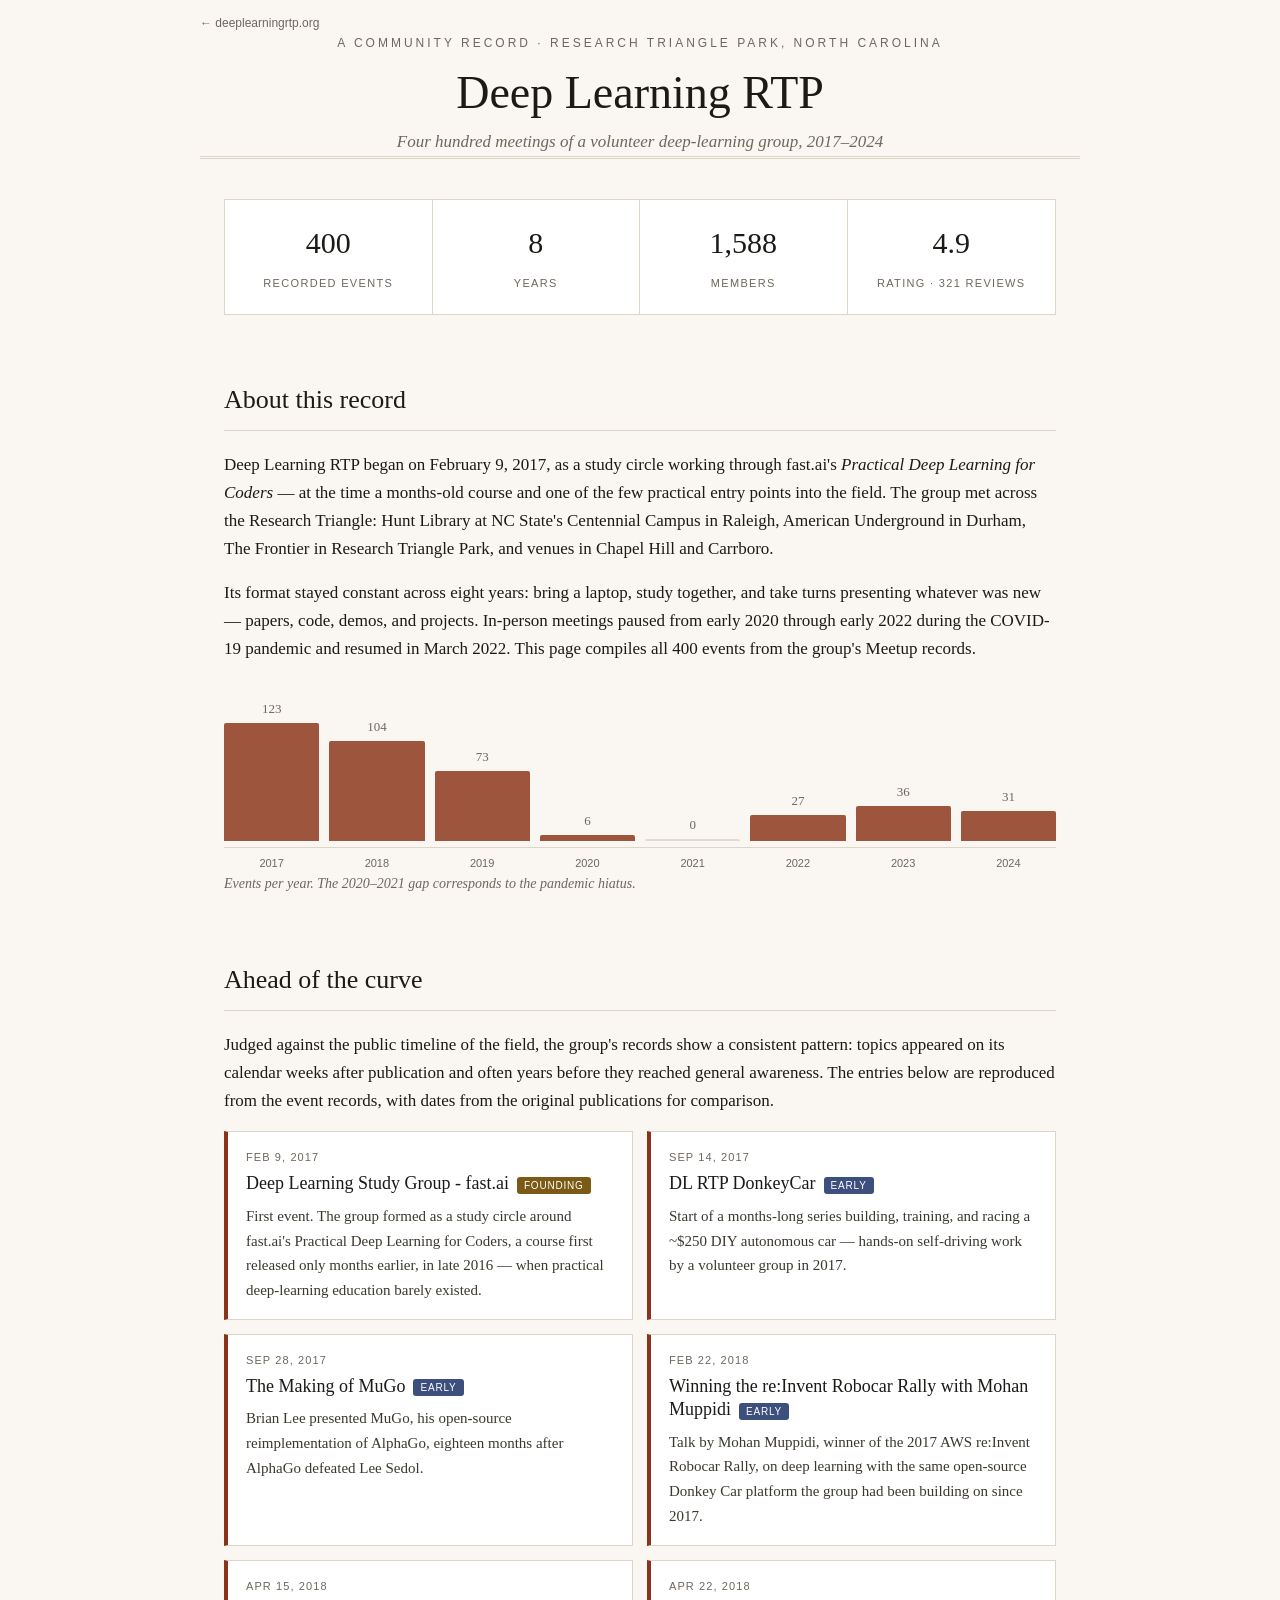
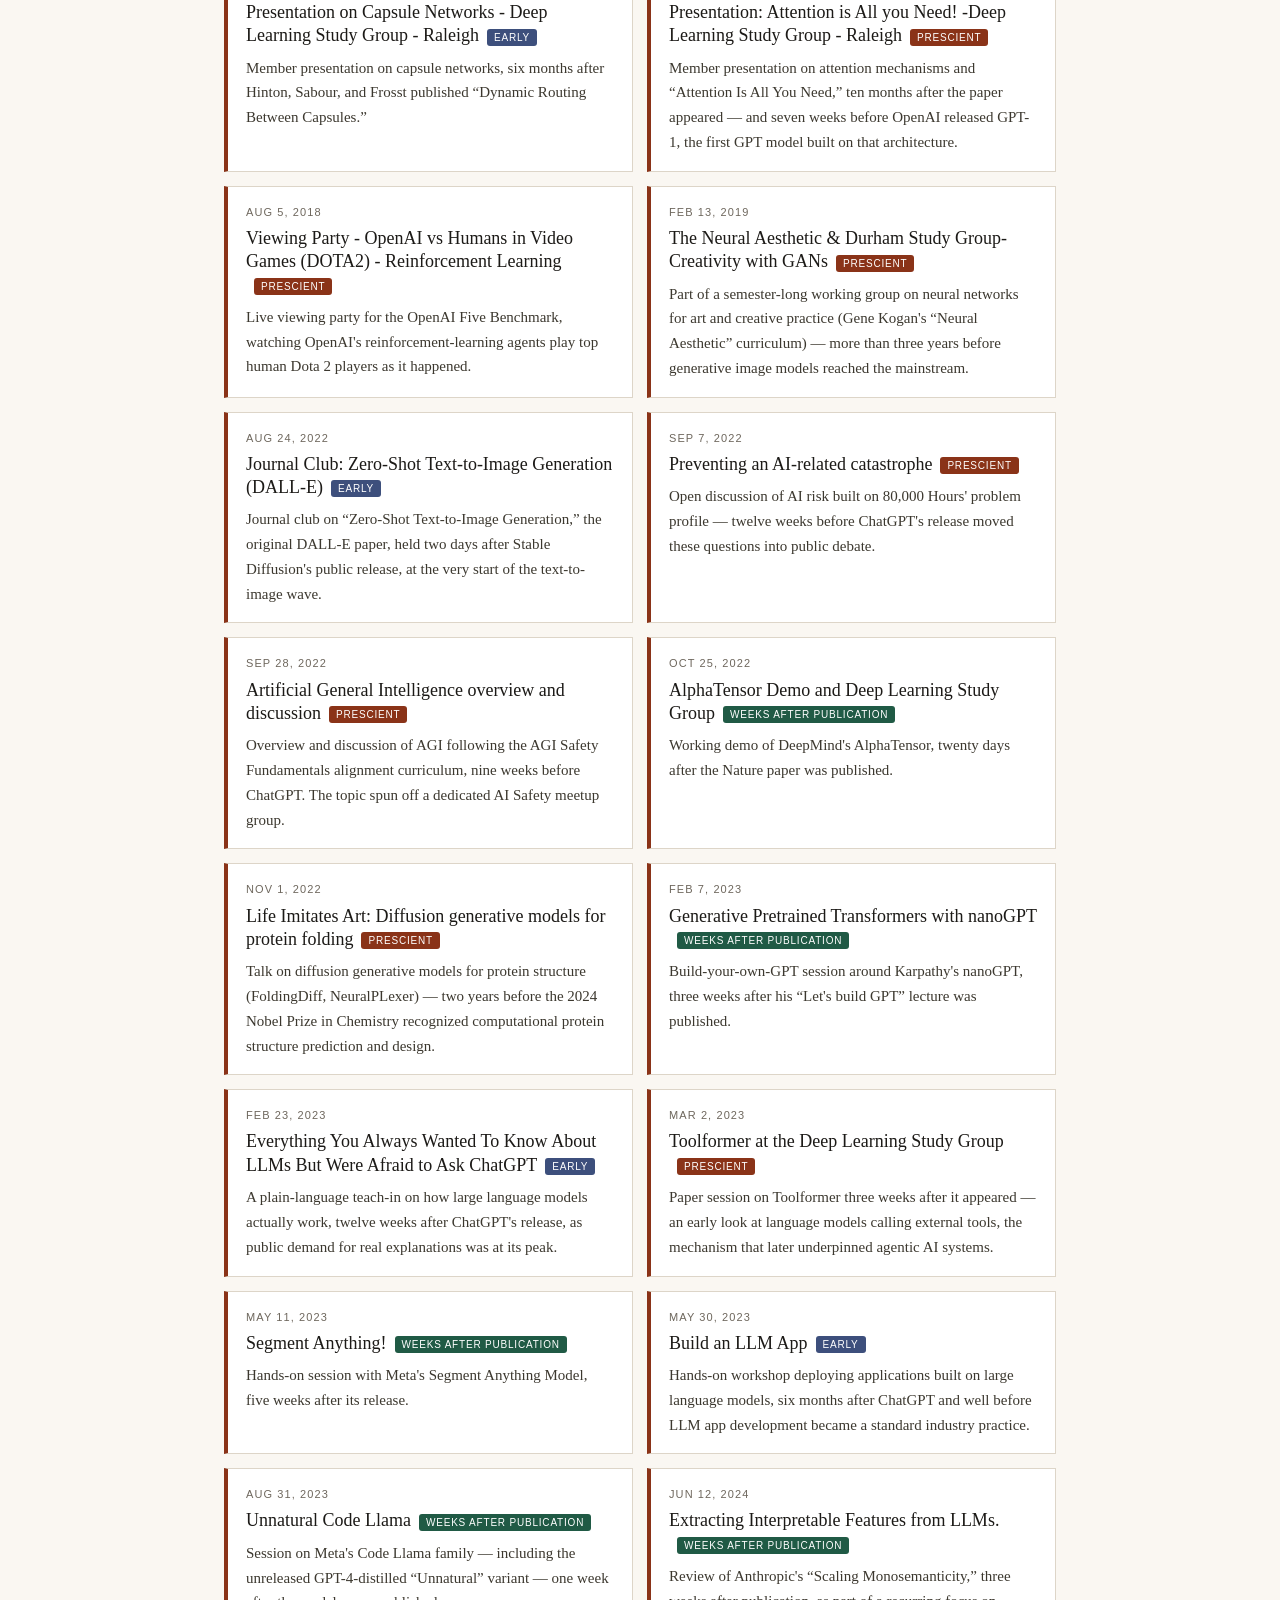
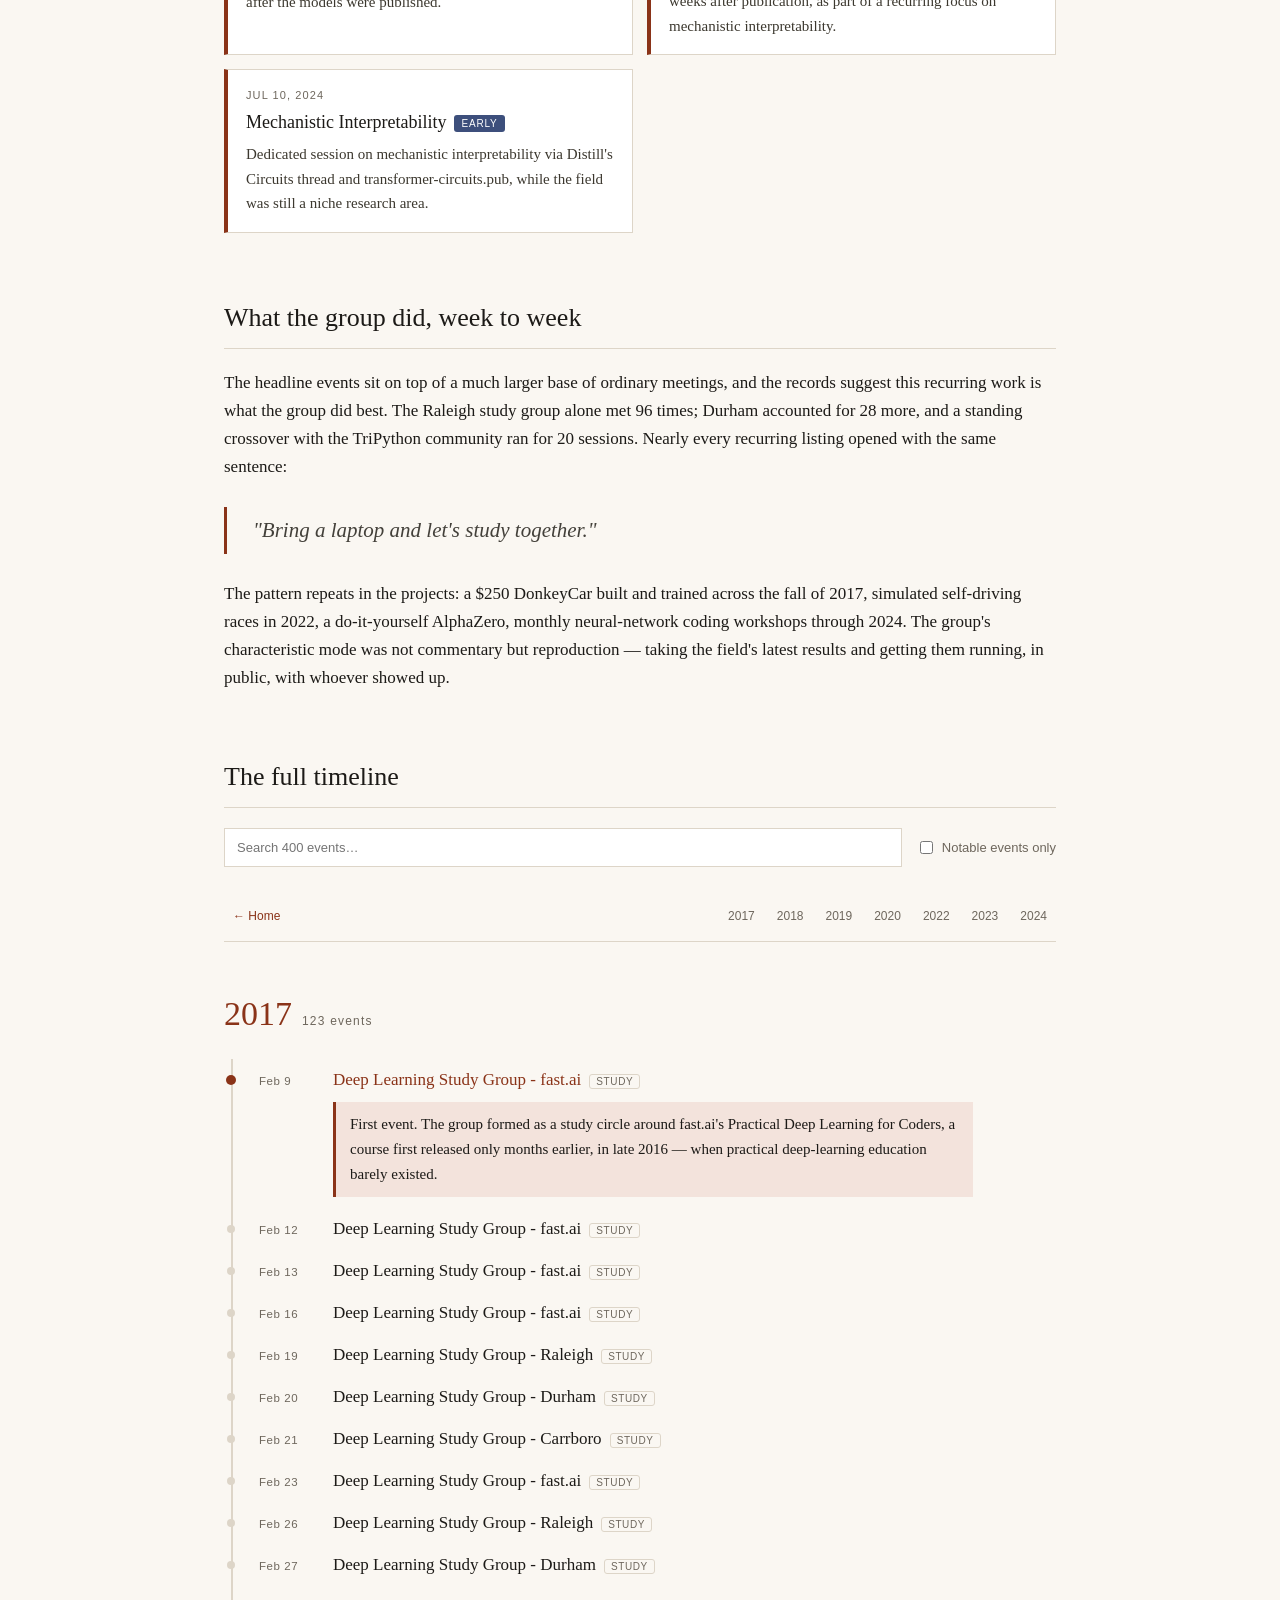
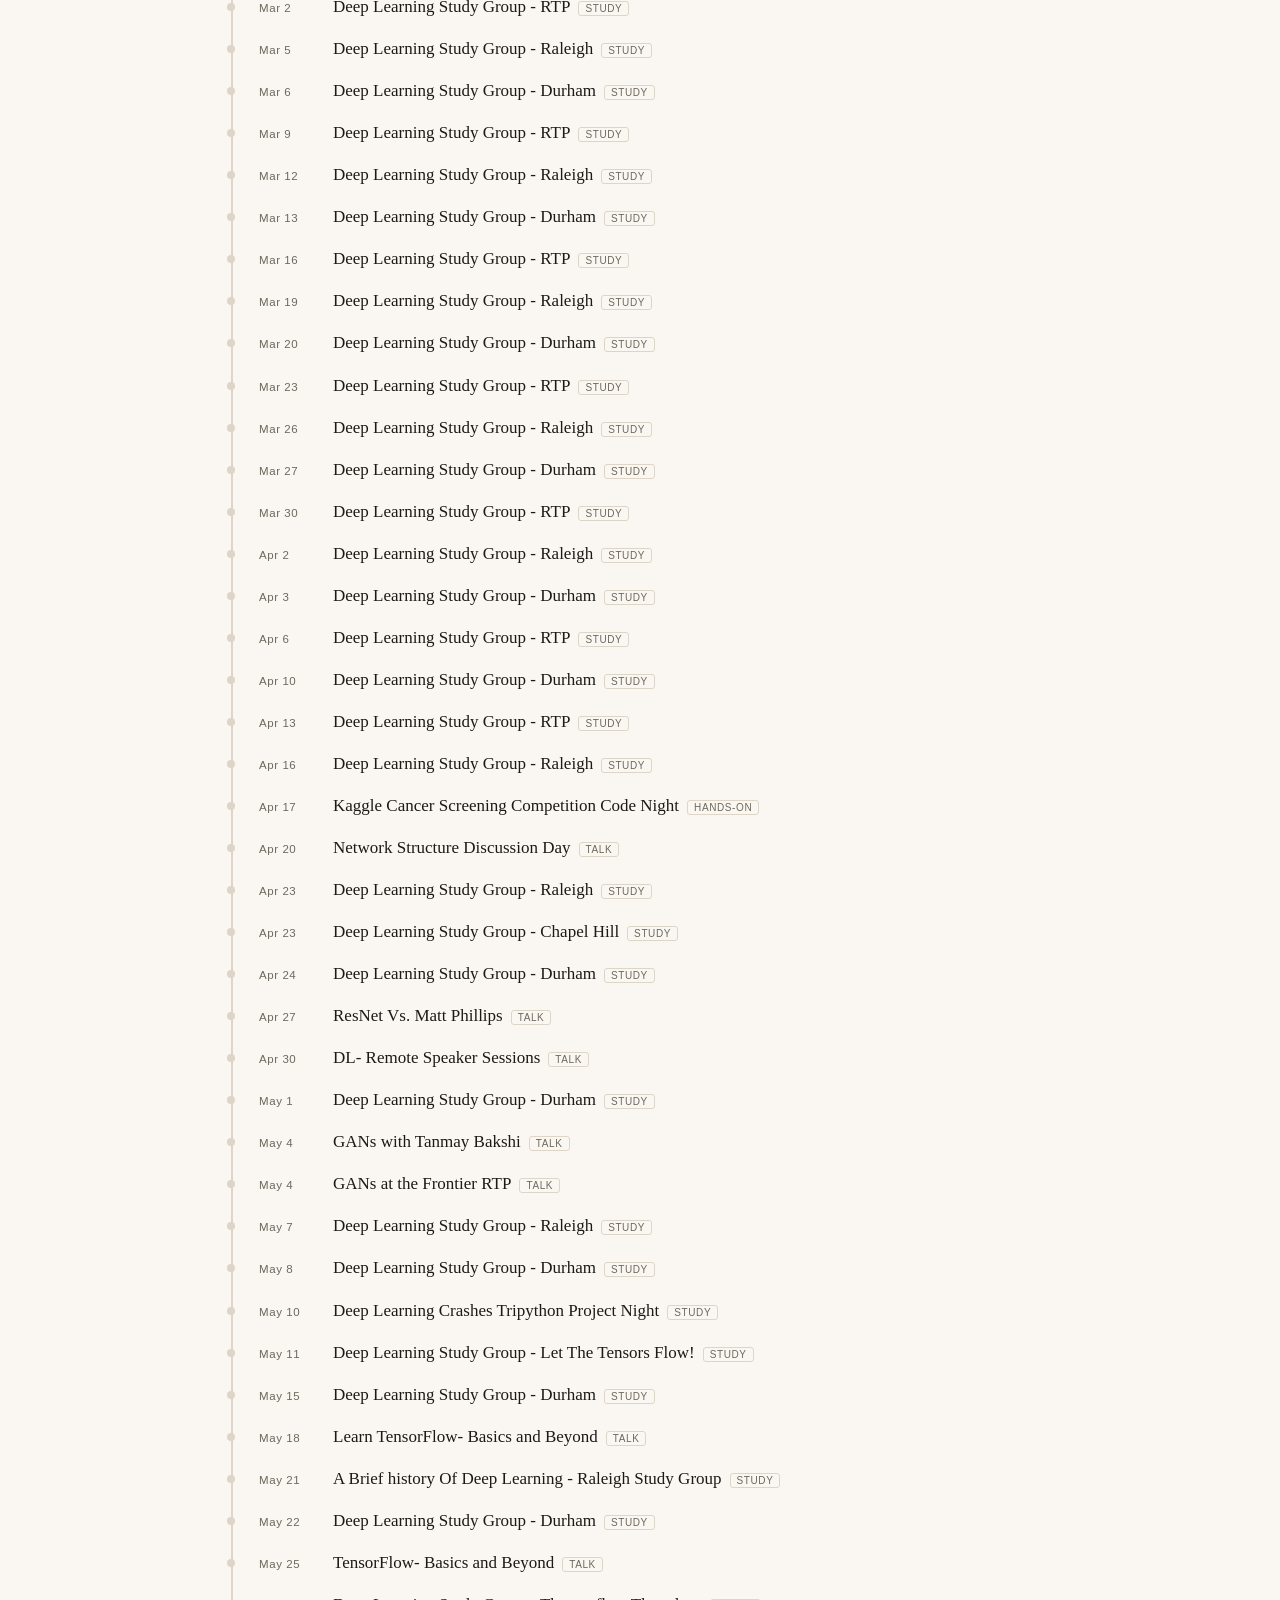
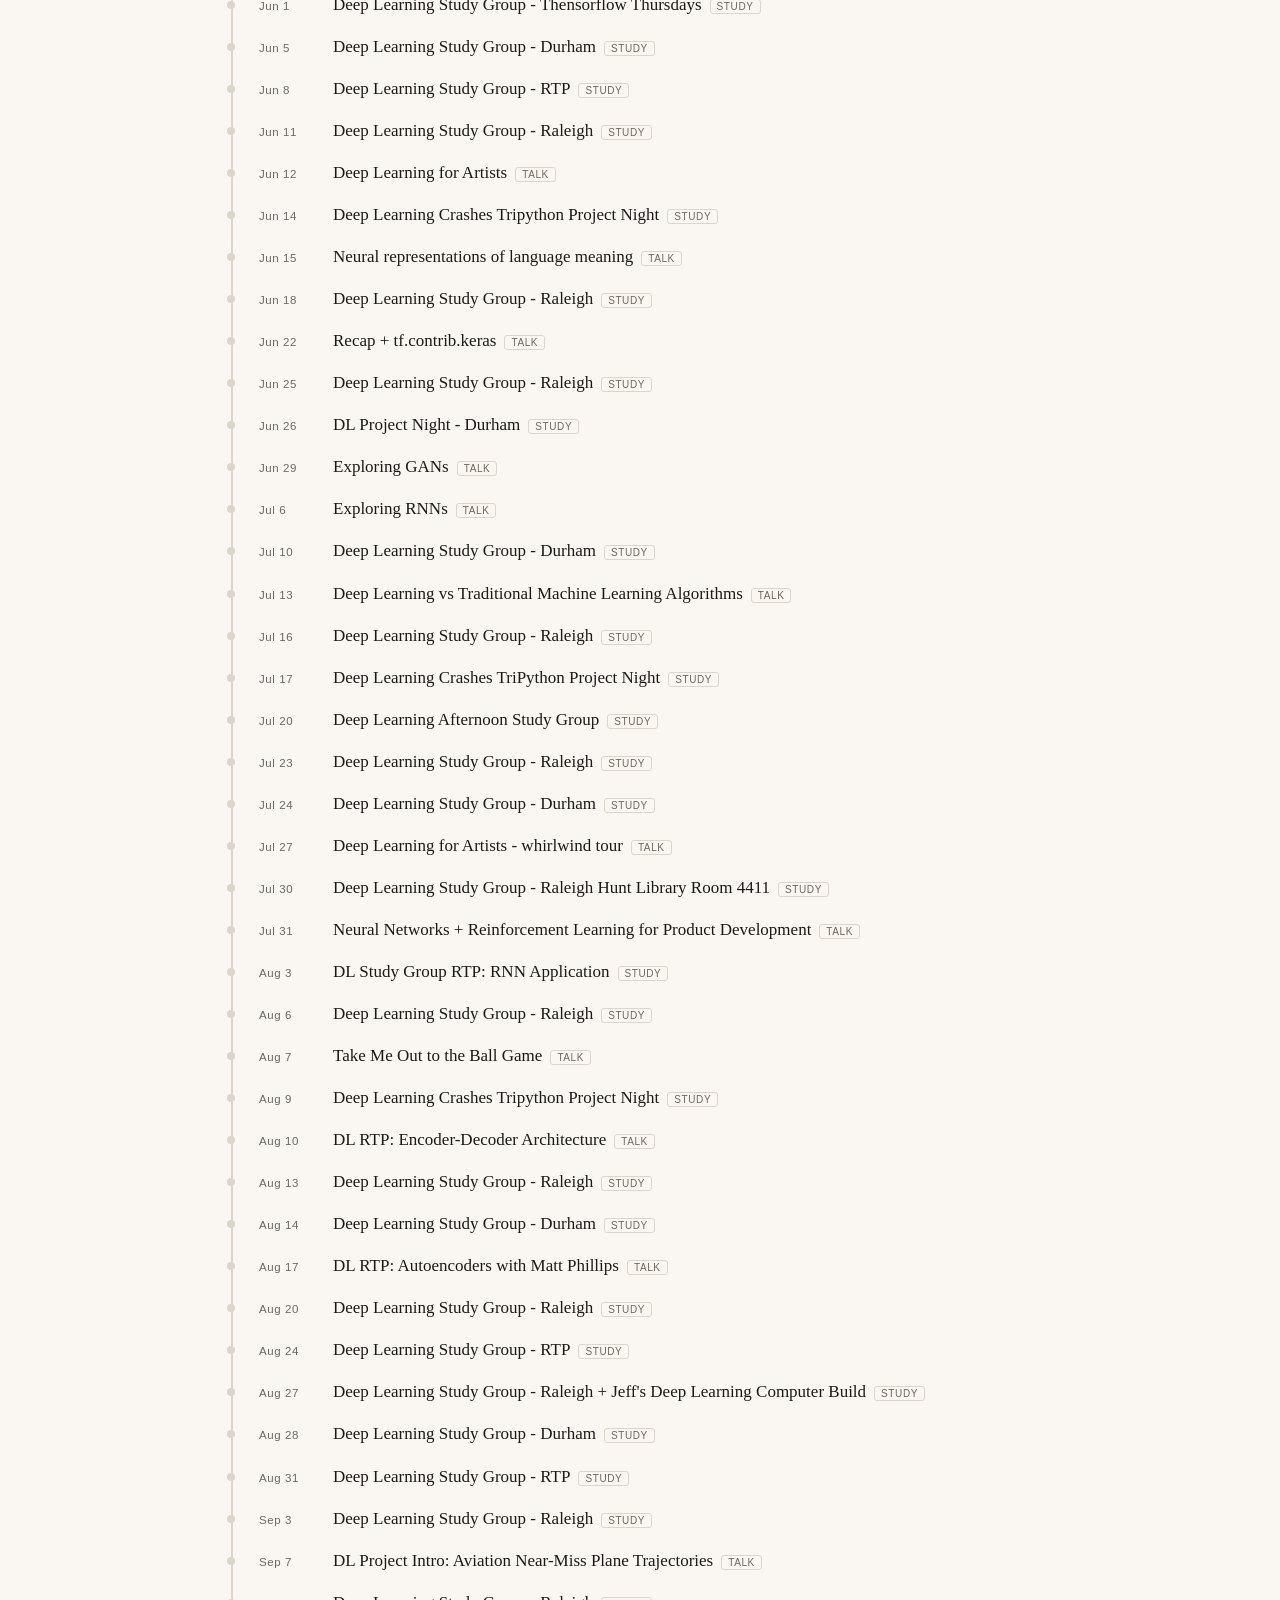
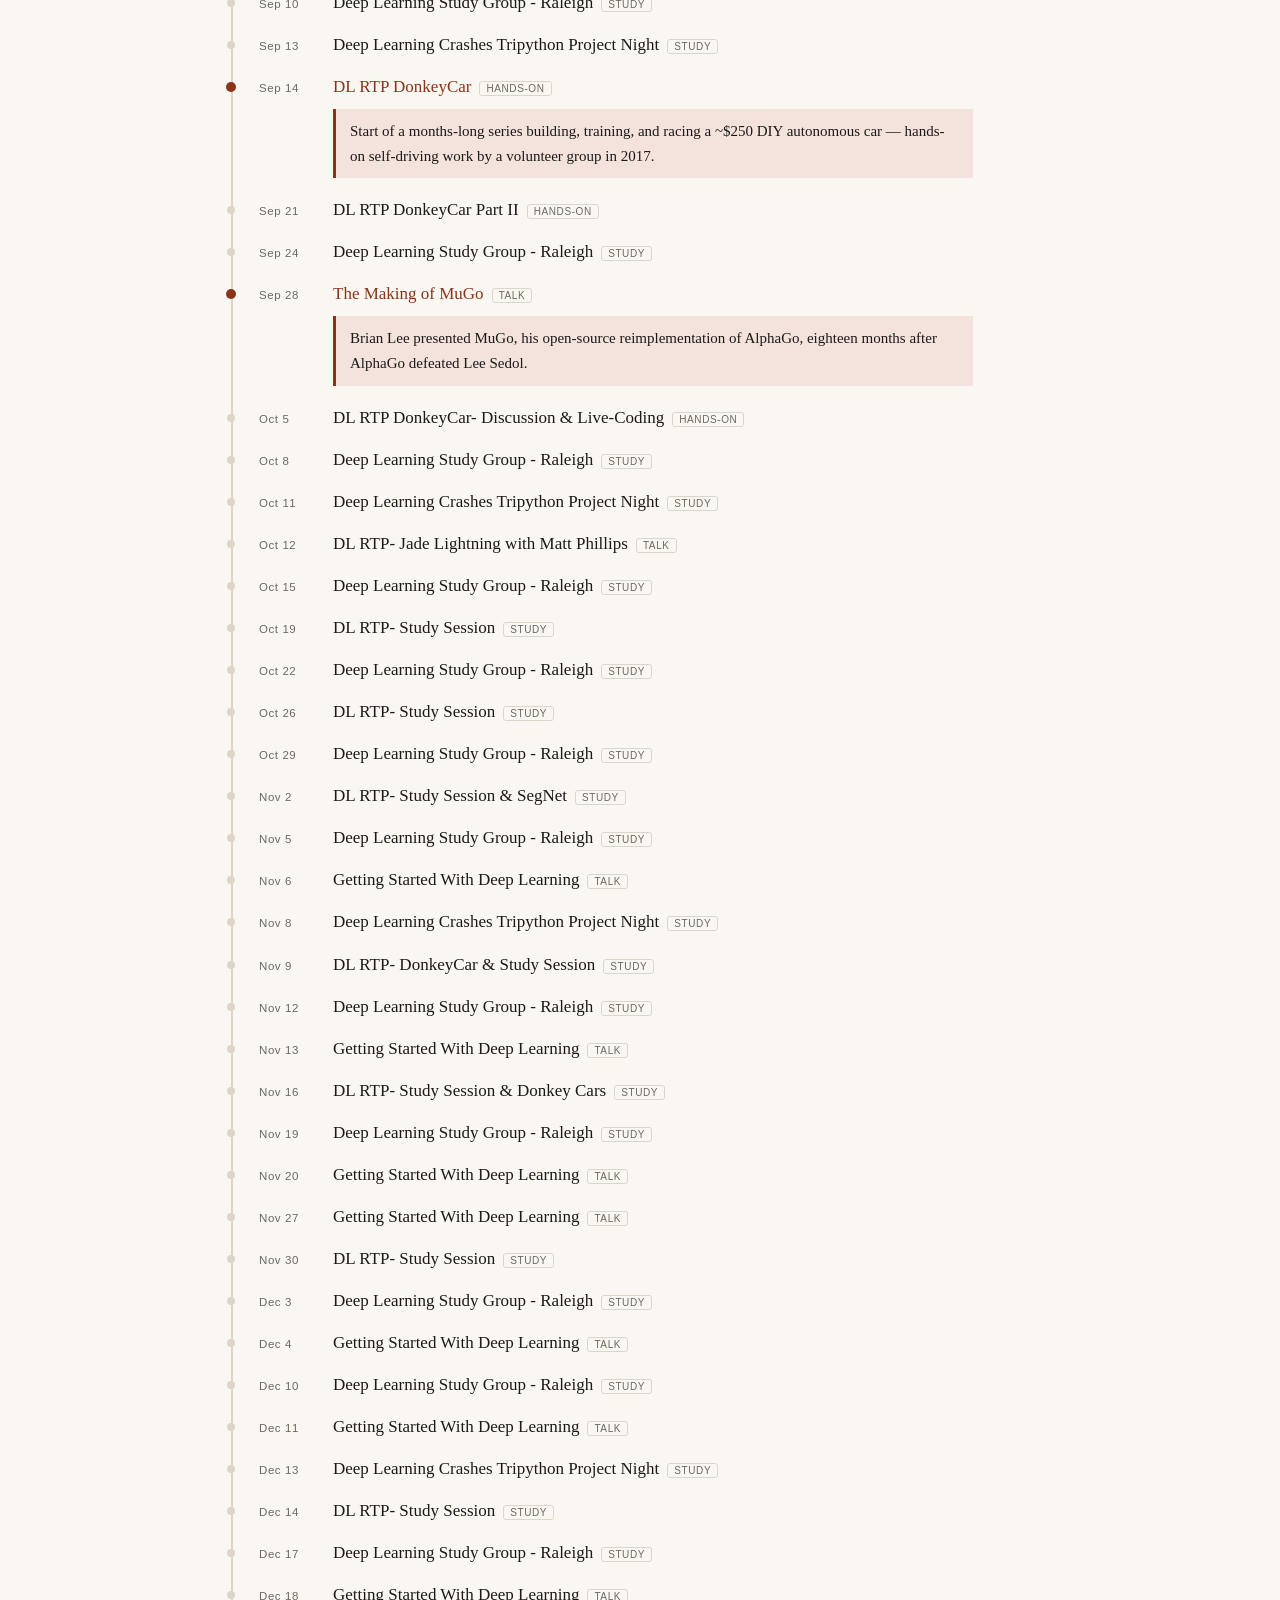
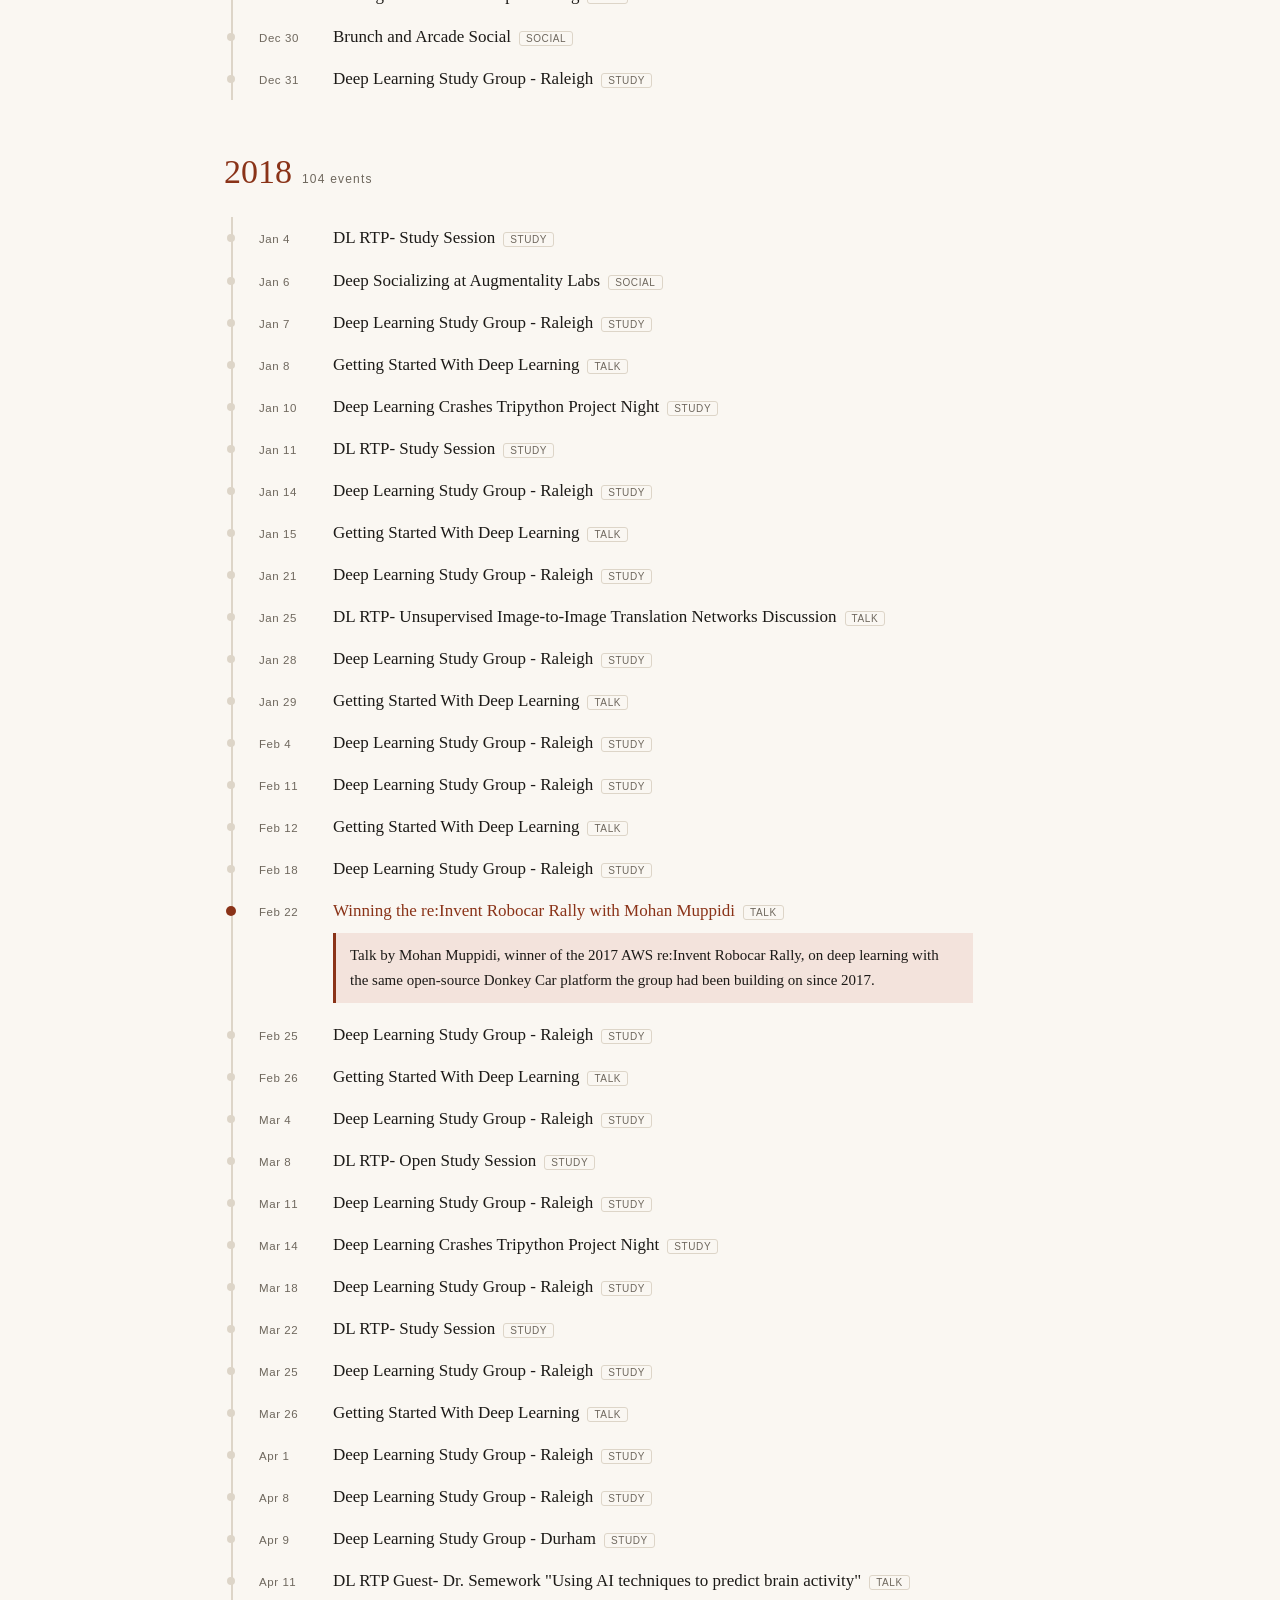
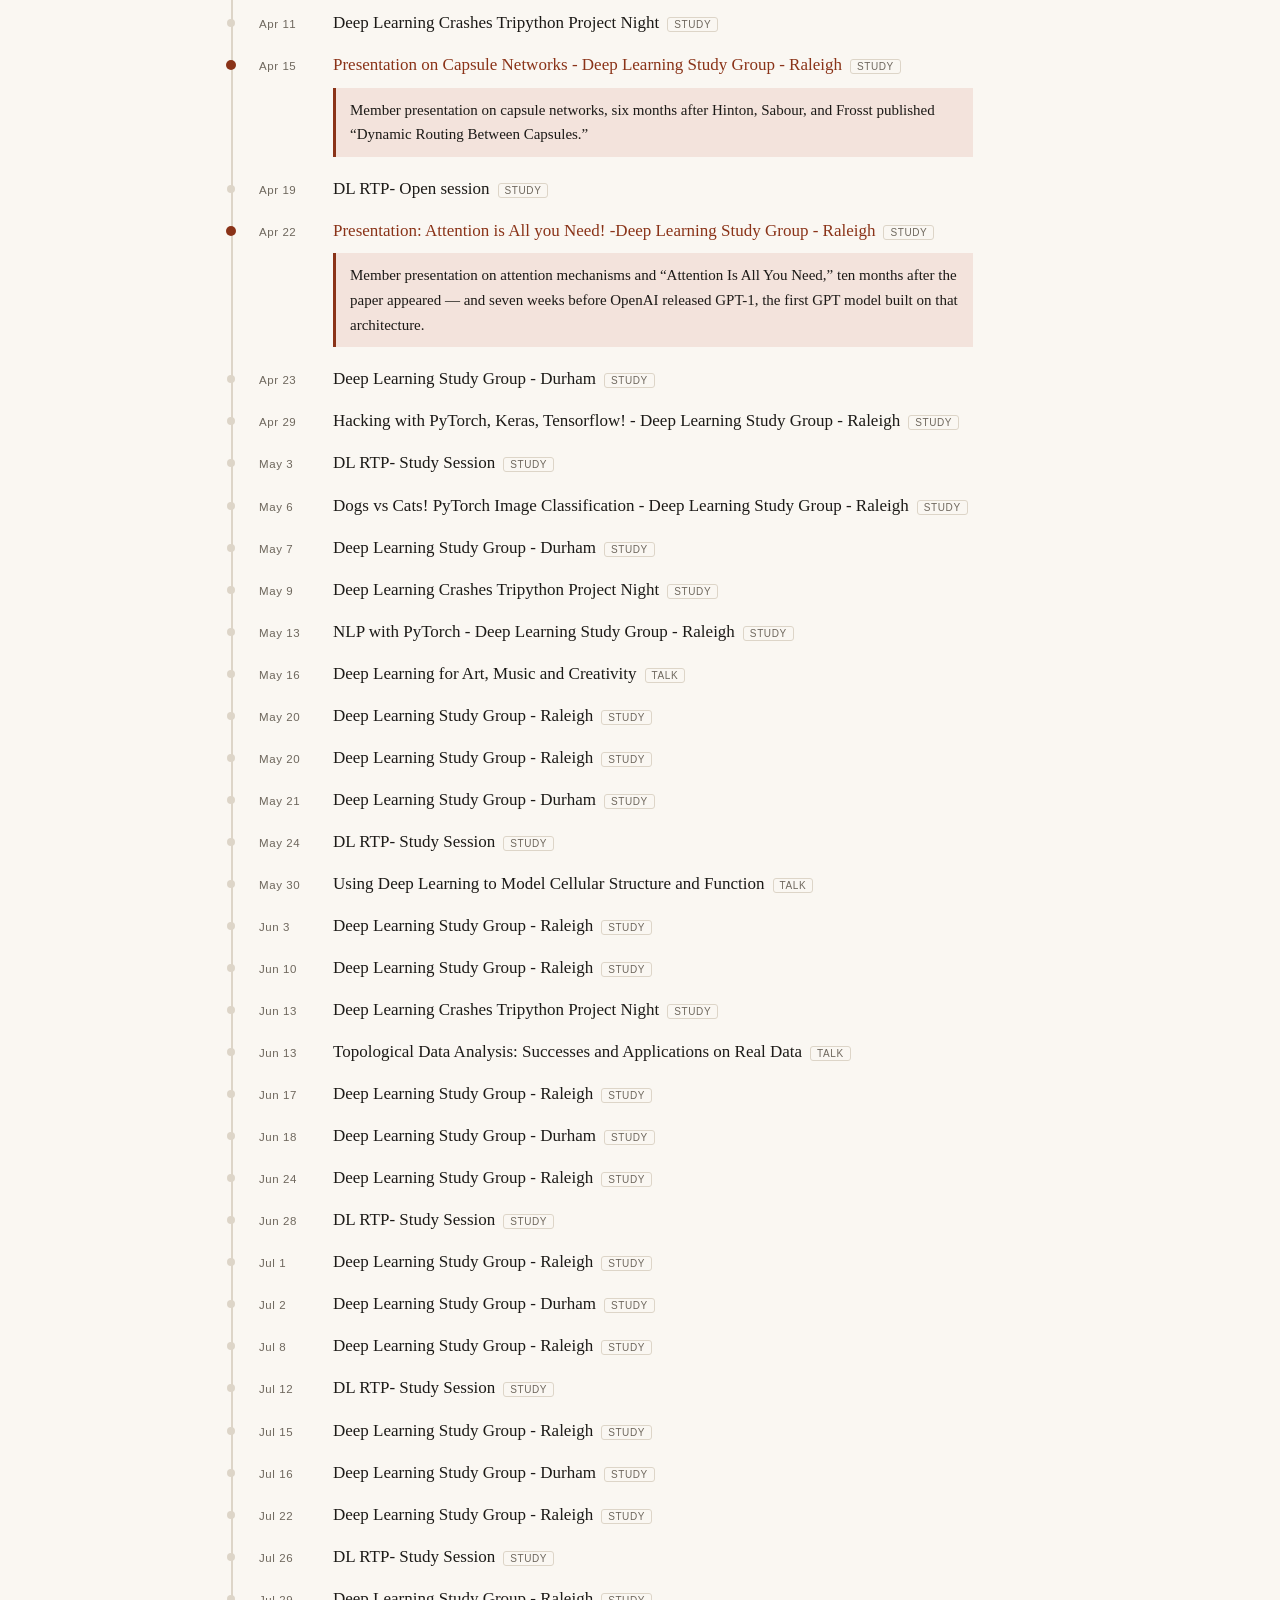
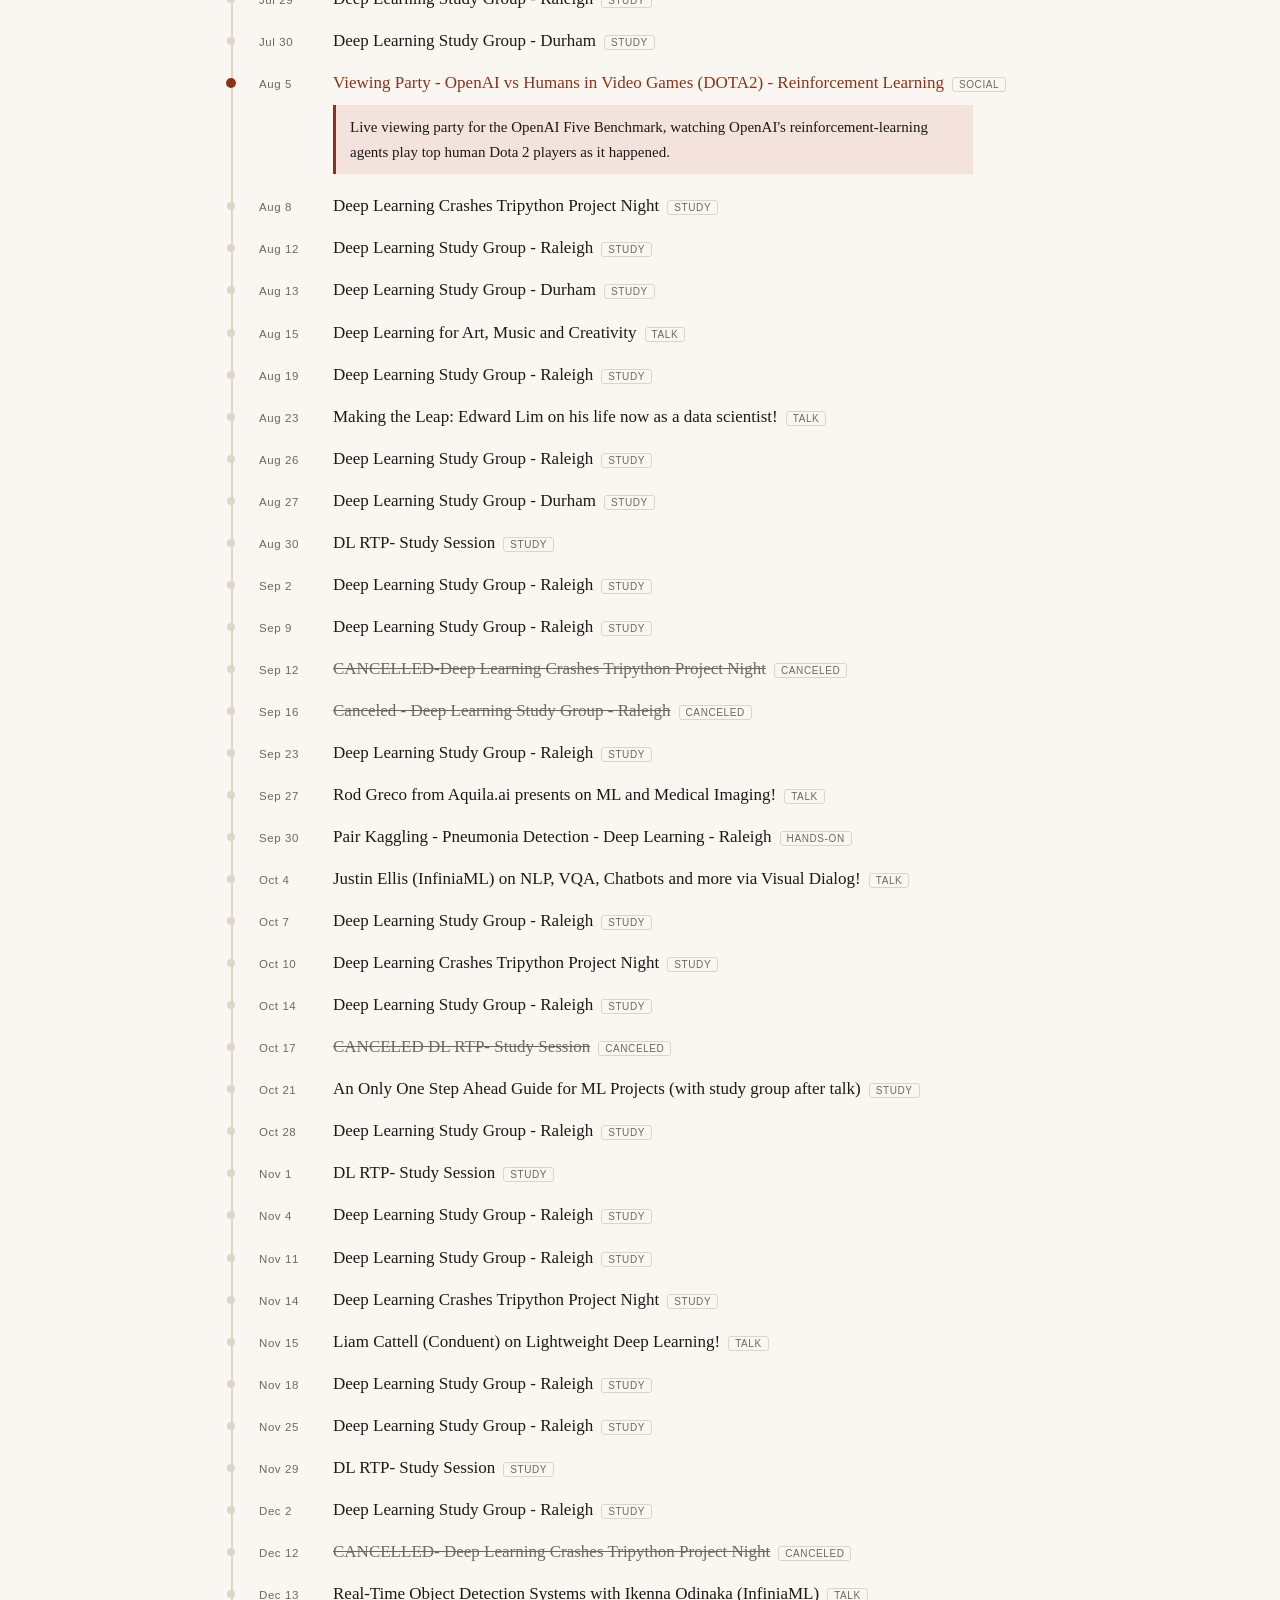
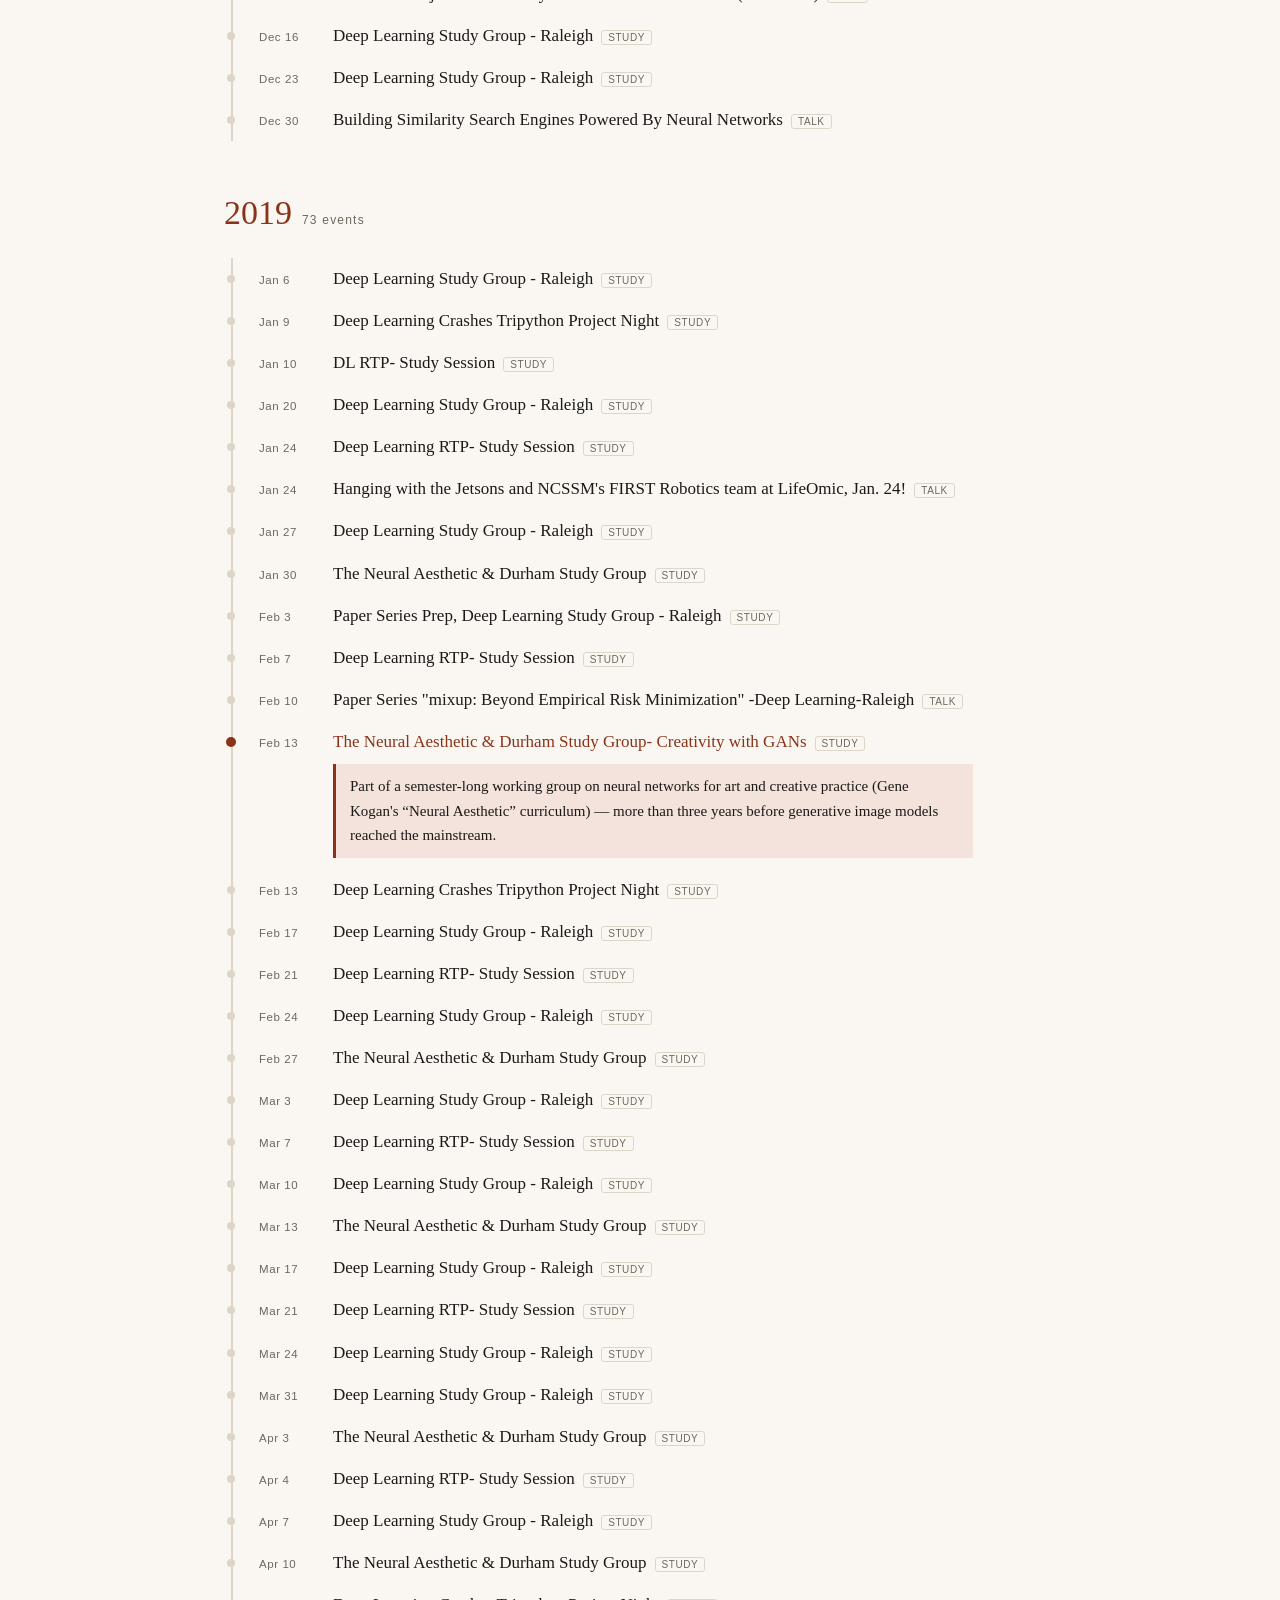
<file: history/index.html>
<!DOCTYPE html>
<html lang="en">
<head>
<meta charset="utf-8">
<meta name="viewport" content="width=device-width, initial-scale=1">
<title>Deep Learning RTP — A Record, 2017–2024</title>
<style>
  :root{
    --bg:#faf7f2; --ink:#1c1a17; --muted:#6e675d; --line:#ddd5c8;
    --accent:#8a3318; --accent-soft:#f3e3dc; --card:#ffffff;
    --tag-prescient:#8a3318; --tag-fast:#205a45; --tag-early:#3d4f7c;
    --tag-founding:#7a5a14;
  }
  *{box-sizing:border-box}
  body{margin:0;background:var(--bg);color:var(--ink);
       font:17px/1.65 Georgia,'Times New Roman',serif;}
  .wrap{max-width:880px;margin:0 auto;padding:0 24px}
  header{border-bottom:3px double var(--line);padding:64px 0 40px;text-align:center}
  .kicker{font-family:Verdana,Geneva,sans-serif;font-size:12px;letter-spacing:.25em;
          text-transform:uppercase;color:var(--muted)}
  h1{font-size:46px;line-height:1.1;margin:14px 0 10px;font-weight:normal}
  .sub{color:var(--muted);font-style:italic}
  h2{font-size:26px;font-weight:normal;border-bottom:1px solid var(--line);
     padding-bottom:8px;margin:64px 0 20px}
  p{margin:0 0 16px}
  .stats{display:flex;flex-wrap:wrap;gap:0;border:1px solid var(--line);
         background:var(--card);margin:40px 0 0}
  .stat{flex:1 1 140px;padding:18px 12px;text-align:center;border-right:1px solid var(--line)}
  .stat:last-child{border-right:none}
  .stat b{display:block;font-size:30px;font-weight:normal}
  .stat span{font-family:Verdana,Geneva,sans-serif;font-size:11px;letter-spacing:.12em;
             text-transform:uppercase;color:var(--muted)}
  /* year chart */
  .chart{display:flex;align-items:flex-end;gap:10px;height:150px;margin:28px 0 6px}
  .bar{flex:1;display:flex;flex-direction:column;justify-content:flex-end;text-align:center}
  .bar i{display:block;background:var(--accent);opacity:.82;border-radius:2px 2px 0 0;
         min-height:2px}
  .bar.zero i{background:var(--line)}
  .bar b{font-weight:normal;font-size:13px;margin-bottom:4px;color:var(--muted)}
  .axis{display:flex;gap:10px;border-top:1px solid var(--line);padding-top:6px;
        font-family:Verdana,Geneva,sans-serif;font-size:11px;color:var(--muted)}
  .axis span{flex:1;text-align:center}
  .footnote{font-size:14px;color:var(--muted);font-style:italic}
  /* highlight cards */
  .cards{display:grid;grid-template-columns:1fr 1fr;gap:14px}
  @media(max-width:640px){.cards{grid-template-columns:1fr}}
  .card{background:var(--card);border:1px solid var(--line);border-left:4px solid var(--accent);
        padding:16px 18px}
  .card .when{font-family:Verdana,Geneva,sans-serif;font-size:11px;letter-spacing:.1em;
              text-transform:uppercase;color:var(--muted)}
  .card h3{margin:6px 0 8px;font-size:18px;font-weight:normal;line-height:1.3}
  .card p{font-size:15px;margin:0;color:#3c382f}
  .tag{display:inline-block;font-family:Verdana,Geneva,sans-serif;font-size:10px;
       letter-spacing:.08em;text-transform:uppercase;color:#fff;border-radius:3px;
       padding:2px 7px;margin-left:8px;vertical-align:middle}
  .tag.prescient{background:var(--tag-prescient)}
  .tag.fast{background:var(--tag-fast)}
  .tag.early{background:var(--tag-early)}
  .tag.founding{background:var(--tag-founding)}
  /* timeline */
  .controls{display:flex;flex-wrap:wrap;gap:14px;align-items:center;margin:0 0 26px;
            font-family:Verdana,Geneva,sans-serif;font-size:13px}
  .controls input[type=search]{flex:1 1 220px;padding:8px 12px;font:inherit;
            border:1px solid var(--line);background:var(--card);color:var(--ink)}
  .controls label{display:flex;align-items:center;gap:6px;color:var(--muted);cursor:pointer}
  .yearnav{position:sticky;top:0;background:var(--bg);z-index:5;display:flex;gap:4px;
           flex-wrap:wrap;padding:10px 0;border-bottom:1px solid var(--line);
           font-family:Verdana,Geneva,sans-serif;font-size:12px}
  .yearnav a{color:var(--muted);text-decoration:none;padding:4px 9px;border-radius:3px}
  .yearnav a:hover{background:var(--accent-soft);color:var(--accent)}
  .yr{margin:44px 0 6px;font-size:34px;font-weight:normal;color:var(--accent)}
  .yr small{font-family:Verdana,Geneva,sans-serif;font-size:12px;letter-spacing:.1em;
            color:var(--muted);margin-left:10px}
  .tl{border-left:2px solid var(--line);margin-left:7px;padding-left:0;list-style:none}
  .ev{position:relative;padding:7px 0 7px 26px}
  .ev::before{content:"";position:absolute;left:-6px;top:17px;width:8px;height:8px;
              border-radius:50%;background:var(--line)}
  .ev.hl::before{background:var(--accent);width:10px;height:10px;left:-7px;top:16px}
  .ev .date{font-family:Verdana,Geneva,sans-serif;font-size:11.5px;color:var(--muted);
            letter-spacing:.05em;display:inline-block;width:74px}
  .ev .title{cursor:pointer}
  .ev.hl .title{color:var(--accent)}
  .ev.canceled .title{text-decoration:line-through;color:var(--muted)}
  .ev .cat{font-family:Verdana,Geneva,sans-serif;font-size:10px;color:var(--muted);
           border:1px solid var(--line);border-radius:3px;padding:1px 6px;margin-left:8px;
           letter-spacing:.06em;text-transform:uppercase}
  .ev .body{display:none;margin:8px 0 6px 74px;max-width:640px;font-size:15px;
            color:#3c382f;white-space:pre-line}
  .ev.open .body{display:block}
  .ev .note{margin:8px 0 4px 74px;max-width:640px;font-size:15px;background:var(--accent-soft);
            border-left:3px solid var(--accent);padding:10px 14px}
  .topnav{padding:14px 0 0;font-family:Verdana,Geneva,sans-serif;font-size:12px}
  .topnav a{color:var(--muted);text-decoration:none}
  .topnav a:hover{color:var(--accent)}
  .yearnav a.home{color:var(--accent);margin-right:auto}
  footer{margin:80px 0 0;border-top:3px double var(--line);padding:28px 0 60px;
         font-size:14px;color:var(--muted)}
  blockquote{margin:26px 0;padding:6px 26px;border-left:3px solid var(--accent);
             font-size:21px;font-style:italic;color:#43403a}
  .hidden{display:none !important}
</style>
</head>
<body>

<nav class="topnav wrap"><a href="/">← deeplearningrtp.org</a></nav>

<header class="wrap">
  <div class="kicker">A community record · Research Triangle Park, North Carolina</div>
  <h1>Deep Learning RTP</h1>
  <div class="sub">Four hundred meetings of a volunteer deep-learning group, 2017–2024</div>
</header>

<main class="wrap">

  <section>
    <div class="stats">
      <div class="stat"><b>400</b><span>recorded events</span></div>
      <div class="stat"><b>8</b><span>years</span></div>
      <div class="stat"><b>1,588</b><span>members</span></div>
      <div class="stat"><b>4.9</b><span>rating · 321 reviews</span></div>
    </div>

    <h2>About this record</h2>
    <p>Deep Learning RTP began on February 9, 2017, as a study circle working through
    fast.ai's <i>Practical Deep Learning for Coders</i> — at the time a months-old course and
    one of the few practical entry points into the field. The group met across the Research
    Triangle: Hunt Library at NC State's Centennial Campus in Raleigh, American Underground
    in Durham, The Frontier in Research Triangle Park, and venues in Chapel Hill and Carrboro.</p>
    <p>Its format stayed constant across eight years: bring a laptop, study together, and
    take turns presenting whatever was new — papers, code, demos, and projects. In-person
    meetings paused from early 2020 through early 2022 during the COVID-19 pandemic and
    resumed in March 2022. This page compiles all 400 events from the group's Meetup records.</p>

    <div class="chart" id="chart"></div>
    <div class="axis" id="axis"></div>
    <p class="footnote">Events per year. The 2020–2021 gap corresponds to the pandemic hiatus.</p>
  </section>

  <section>
    <h2>Ahead of the curve</h2>
    <p>Judged against the public timeline of the field, the group's records show a consistent
    pattern: topics appeared on its calendar weeks after publication and often years before
    they reached general awareness. The entries below are reproduced from the event records,
    with dates from the original publications for comparison.</p>
    <div class="cards" id="cards"></div>
  </section>

  <section>
    <h2>What the group did, week to week</h2>
    <p>The headline events sit on top of a much larger base of ordinary meetings, and the
    records suggest this recurring work is what the group did best. The Raleigh study group
    alone met 96 times; Durham accounted for 28 more, and a standing crossover with the
    TriPython community ran for 20 sessions. Nearly every recurring listing opened with the
    same sentence:</p>
    <blockquote>"Bring a laptop and let's study together."</blockquote>
    <p>The pattern repeats in the projects: a $250 DonkeyCar built and trained across the fall
    of 2017, simulated self-driving races in 2022, a do-it-yourself AlphaZero, monthly
    neural-network coding workshops through 2024. The group's characteristic mode was not
    commentary but reproduction — taking the field's latest results and getting them running,
    in public, with whoever showed up.</p>
  </section>

  <section>
    <h2>The full timeline</h2>
    <div class="controls">
      <input type="search" id="q" placeholder="Search 400 events…">
      <label><input type="checkbox" id="only-hl"> Notable events only</label>
    </div>
    <div class="yearnav" id="yearnav"><a class="home" href="/">← Home</a></div>
    <div id="timeline"></div>
  </section>

</main>

<footer>
  <div class="wrap">
    <p>Compiled from the Deep Learning RTP <a href="https://www.meetup.com/deep-learning-rtp/"
    style="color:inherit">Meetup group</a> event records: 400 events,
    February 9, 2017 – December 30, 2024. Event titles and descriptions are reproduced from the
    original listings, lightly trimmed. Comparison dates refer to the original papers and
    releases. Membership and rating figures as of June 2026. Page generated June 12, 2026.</p>
    <p>The group meets on: <a href="/" style="color:inherit">deeplearningrtp.org</a> ·
    Topic materials from these years: <a href="https://github.com/DeepLearningRTP/dlrtp-build-and-learn"
    style="color:inherit">the Build &amp; Learn archive</a></p>
  </div>
</footer>

<script>
const EVENTS = [{"d":"2017-02-09","t":"Deep Learning Study Group - fast.ai","c":"study","x":"Bring a laptop and let's study together.\nPractical Deep Learning For Coders from fast.ai. Learn how to build state of the art models without needing graduate-level math—but also without dumbing anything down. It's totally free! (but you might end up paying AWS about $20 to use their GPU servers)\nCourse Link First Lecture \nThey say the …","h":"founding","n":"First event. The group formed as a study circle around fast.ai's Practical Deep Learning for Coders, a course first released only months earlier, in late 2016 — when practical deep-learning education barely existed."},{"d":"2017-02-12","t":"Deep Learning Study Group - fast.ai","c":"study","x":"Bring a laptop and let's study together.\nPractical Deep Learning For Coders from fast.ai. Learn how to build state of the art models without needing graduate-level math—but also without dumbing anything down. It's totally free! (but you might end up paying AWS about $20 to use their GPU servers)\nCourse Link First Lecture \nThey say the …"},{"d":"2017-02-13","t":"Deep Learning Study Group - fast.ai","c":"study","x":"Bring a laptop and let's study together.\nPractical Deep Learning For Coders from fast.ai. Learn how to build state of the art models without needing graduate-level math—but also without dumbing anything down. It's totally free! (but you might end up paying AWS about $20 to use their GPU servers)\nCourse Link First Lecture \nThey say the …"},{"d":"2017-02-16","t":"Deep Learning Study Group - fast.ai","c":"study","x":"Bring a laptop and let's study together.\nPractical Deep Learning For Coders from fast.ai. Learn how to build state of the art models without needing graduate-level math—but also without dumbing anything down. It's totally free! (but you might end up paying AWS about $20 to use their GPU servers)\nCourse Link First Lecture \nThey say the …"},{"d":"2017-02-19","t":"Deep Learning Study Group - Raleigh","c":"study","x":"Bring a laptop and let's study together.\nPractical Deep Learning For Coders from fast.ai. Learn how to build state of the art models without needing graduate-level math—but also without dumbing anything down. It's totally free! (but you might end up paying AWS about $20 to use their GPU servers)\nCourse Link First Lecture \nThey say the …"},{"d":"2017-02-20","t":"Deep Learning Study Group - Durham","c":"study","x":"Bring a laptop and let's study together.\nPractical Deep Learning For Coders from fast.ai. Learn how to build state of the art models without needing graduate-level math—but also without dumbing anything down. It's totally free! (but you might end up paying AWS about $20 to use their GPU servers)\nCourse Link First Lecture \nThey say the …"},{"d":"2017-02-21","t":"Deep Learning Study Group - Carrboro","c":"study","x":"Bring a laptop and let's study together.\nWe are working through Practical Deep Learning For Coders from fast.ai .\nLearn how to build state of the art models without needing graduate-level math—but also without dumbing anything down. It's totally free! (but you might end up paying AWS about $20 to use their GPU servers)\nCourse Link First …"},{"d":"2017-02-23","t":"Deep Learning Study Group - fast.ai","c":"study","x":"Bring a laptop and let's study together.\nPractical Deep Learning For Coders from fast.ai. Learn how to build state of the art models without needing graduate-level math—but also without dumbing anything down. It's totally free! (but you might end up paying AWS about $20 to use their GPU servers)\nCourse Link First Lecture \nThey say the …"},{"d":"2017-02-26","t":"Deep Learning Study Group - Raleigh","c":"study","x":"Bring a laptop and let's study together.\nPractical Deep Learning For Coders from fast.ai. Learn how to build state of the art models without needing graduate-level math—but also without dumbing anything down. It's totally free! (but you might end up paying AWS about $20 to use their GPU servers)\nCourse Link First Lecture \nThey say the …"},{"d":"2017-02-27","t":"Deep Learning Study Group - Durham","c":"study","x":"Bring a laptop and let's study together.\nPractical Deep Learning For Coders from fast.ai. Learn how to build state of the art models without needing graduate-level math—but also without dumbing anything down. It's totally free! (but you might end up paying AWS about $20 to use their GPU servers)\nCourse Link First Lecture \nThey say the …"},{"d":"2017-03-02","t":"Deep Learning Study Group - RTP","c":"study","x":"Bring a laptop and let's study together.\nPractical Deep Learning For Coders from fast.ai. Learn how to build state of the art models without needing graduate-level math—but also without dumbing anything down. It's totally free! (but you might end up paying AWS about $20 to use their GPU servers)\nCourse Link First Lecture \nThey say the …"},{"d":"2017-03-05","t":"Deep Learning Study Group - Raleigh","c":"study","x":"Bring a laptop and let's study together.\nPractical Deep Learning For Coders from fast.ai. Learn how to build state of the art models without needing graduate-level math—but also without dumbing anything down. It's totally free! (but you might end up paying AWS about $20 to use their GPU servers)\nCourse Link First Lecture \nThey say the …"},{"d":"2017-03-06","t":"Deep Learning Study Group - Durham","c":"study","x":"Bring a laptop and let's study together.\nPractical Deep Learning For Coders from fast.ai. Learn how to build state of the art models without needing graduate-level math—but also without dumbing anything down. It's totally free! (but you might end up paying AWS about $20 to use their GPU servers)\nCourse Link First Lecture \nThey say the …"},{"d":"2017-03-09","t":"Deep Learning Study Group - RTP","c":"study","x":"Bring a laptop and let's study together.\nPractical Deep Learning For Coders from fast.ai. Learn how to build state of the art models without needing graduate-level math—but also without dumbing anything down. It's totally free! (but you might end up paying AWS about $20 to use their GPU servers)\nCourse Link First Lecture \nThey say the …"},{"d":"2017-03-12","t":"Deep Learning Study Group - Raleigh","c":"study","x":"Bring a laptop and let's study together.\nPractical Deep Learning For Coders from fast.ai. Learn how to build state of the art models without needing graduate-level math—but also without dumbing anything down. It's totally free! (but you might end up paying AWS about $20 to use their GPU servers)\nCourse Link First Lecture \nThey say the …"},{"d":"2017-03-13","t":"Deep Learning Study Group - Durham","c":"study","x":"Bring a laptop and let's study together.\nPractical Deep Learning For Coders from fast.ai. Learn how to build state of the art models without needing graduate-level math—but also without dumbing anything down. It's totally free! (but you might end up paying AWS about $20 to use their GPU servers)\nCourse Link First Lecture \nThey say the …"},{"d":"2017-03-16","t":"Deep Learning Study Group - RTP","c":"study","x":"Bring a laptop and let's study together.\nPractical Deep Learning For Coders from fast.ai. Learn how to build state of the art models without needing graduate-level math—but also without dumbing anything down. It's totally free! (but you might end up paying AWS about $20 to use their GPU servers)\nCourse Link First Lecture \nThey say the …"},{"d":"2017-03-19","t":"Deep Learning Study Group - Raleigh","c":"study","x":"Bring a laptop and let's study together.\nRoom 3209 in Hunt Library.\nPractical Deep Learning For Coders from fast.ai. Learn how to build state of the art models without needing graduate-level math—but also without dumbing anything down. It's totally free! (but you might end up paying AWS about $20 to use their GPU servers)\nCourse Link …"},{"d":"2017-03-20","t":"Deep Learning Study Group - Durham","c":"study","x":"Bring a laptop and let's study together.\nPractical Deep Learning For Coders from fast.ai. Learn how to build state of the art models without needing graduate-level math—but also without dumbing anything down. It's totally free! (but you might end up paying AWS about $20 to use their GPU servers)\nCourse Link First Lecture \nThey say the …"},{"d":"2017-03-23","t":"Deep Learning Study Group - RTP","c":"study","x":"Bring a laptop and let's study together.\nPractical Deep Learning For Coders from fast.ai. Learn how to build state of the art models without needing graduate-level math—but also without dumbing anything down. It's totally free! (but you might end up paying AWS about $20 to use their GPU servers)\nCourse Link First Lecture \nThey say the …"},{"d":"2017-03-26","t":"Deep Learning Study Group - Raleigh","c":"study","x":"Bring a laptop and let's study together.\nRoom 3213 this week.\nPractical Deep Learning For Coders from fast.ai. Learn how to build state of the art models without needing graduate-level math—but also without dumbing anything down. It's totally free! (but you might end up paying AWS about $20 to use their GPU servers)\nCourse Link First …"},{"d":"2017-03-27","t":"Deep Learning Study Group - Durham","c":"study","x":"Bring a laptop and let's study together.\nPractical Deep Learning For Coders from fast.ai. Learn how to build state of the art models without needing graduate-level math—but also without dumbing anything down. It's totally free! (but you might end up paying AWS about $20 to use their GPU servers)\nCourse Link First Lecture \nThey say the …"},{"d":"2017-03-30","t":"Deep Learning Study Group - RTP","c":"study","x":"Bring a laptop and let's study together.\nPractical Deep Learning For Coders from fast.ai. Learn how to build state of the art models without needing graduate-level math—but also without dumbing anything down. It's totally free! (but you might end up paying AWS about $20 to use their GPU servers)\nCourse Link First Lecture \nThey say the …"},{"d":"2017-04-02","t":"Deep Learning Study Group - Raleigh","c":"study","x":"Bring a laptop and let's study together.\nPractical Deep Learning For Coders from fast.ai. Learn how to build state of the art models without needing graduate-level math—but also without dumbing anything down. It's totally free! (but you might end up paying AWS about $20 to use their GPU servers)\nCourse Link First Lecture \nThey say the …"},{"d":"2017-04-03","t":"Deep Learning Study Group - Durham","c":"study","x":"Bring a laptop and let's study together.\nPractical Deep Learning For Coders from fast.ai. Learn how to build state of the art models without needing graduate-level math—but also without dumbing anything down. It's totally free! (but you might end up paying AWS about $20 to use their GPU servers)\nCourse Link First Lecture \nThey say the …"},{"d":"2017-04-06","t":"Deep Learning Study Group - RTP","c":"study","x":"Bring a laptop and let's study together.\nPractical Deep Learning For Coders from fast.ai. Learn how to build state of the art models without needing graduate-level math—but also without dumbing anything down. It's totally free! (but you might end up paying AWS about $20 to use their GPU servers)\nCourse Link First Lecture \nThey say the …"},{"d":"2017-04-10","t":"Deep Learning Study Group - Durham","c":"study","x":"Bring a laptop and let's study together.\nPractical Deep Learning For Coders from fast.ai. Learn how to build state of the art models without needing graduate-level math—but also without dumbing anything down. It's totally free! (but you might end up paying AWS about $20 to use their GPU servers)\nCourse Link First Lecture \nThey say the …"},{"d":"2017-04-13","t":"Deep Learning Study Group - RTP","c":"study","x":"Bring a laptop and let's study together.\nPractical Deep Learning For Coders from fast.ai. Learn how to build state of the art models without needing graduate-level math—but also without dumbing anything down. It's totally free! (but you might end up paying AWS about $20 to use their GPU servers)\nCourse Link First Lecture \nThey say the …"},{"d":"2017-04-16","t":"Deep Learning Study Group - Raleigh","c":"study","x":"Bring a laptop and let's study together.\nPractical Deep Learning For Coders from fast.ai. Learn how to build state of the art models without needing graduate-level math—but also without dumbing anything down. It's totally free! (but you might end up paying AWS about $20 to use their GPU servers)\nCourse Link First Lecture \nThey say the …"},{"d":"2017-04-17","t":"Kaggle Cancer Screening Competition Code Night","c":"hands-on","x":"6:00 - 6:20 - Get settled in and grab a slice of pizza.\n6:20 - 6:30 - A few words from the American Underground\nStarting at 6:30, Apil Tamang would like to present his code-base for Kaggle's cervical cancer screening competition . As it stands, the code is designed to be a simple ‘fire and forget’ trigger for kick-starting the training …"},{"d":"2017-04-20","t":"Network Structure Discussion Day","c":"talk","x":"The format this week is a presentation followed by Q&A.\nYuelong Guo will lead a discussion that focuses on the structure of AlexNet, VGG, and GoogLeNet. The session will start at 12:15 PM with a ~30 minute talk focusing on some aspects of the following papers:\n1. Krizhevsky et al. 2012. ImageNet Classification with Deep Convolutional …"},{"d":"2017-04-23","t":"Deep Learning Study Group - Raleigh","c":"study","x":"Bring a laptop and let's study together.\nPractical Deep Learning For Coders from fast.ai. Learn how to build state of the art models without needing graduate-level math—but also without dumbing anything down. It's totally free! (but you might end up paying AWS about $20 to use their GPU servers)\nCourse Link First Lecture \nThey say the …"},{"d":"2017-04-23","t":"Deep Learning Study Group - Chapel Hill","c":"study","x":"Bring a laptop and let's study together. Feel free to share your progress on any of your projects and ask questions!\nPractical Deep Learning For Coders from fast.ai. Learn how to build state of the art models without needing graduate-level math—but also without dumbing anything down. It's totally free! (but you might end up paying AWS …"},{"d":"2017-04-24","t":"Deep Learning Study Group - Durham","c":"study","x":"Bring a laptop and let's study together.\nPractical Deep Learning For Coders from fast.ai. Learn how to build state of the art models without needing graduate-level math—but also without dumbing anything down. It's totally free! (but you might end up paying AWS about $20 to use their GPU servers)\nCourse Link First Lecture \nThey say the …"},{"d":"2017-04-27","t":"ResNet Vs. Matt Phillips","c":"talk","x":"Matt will talk about ResNets and ResNets with a 1000 layers \nHe has stiff competition from ICLR."},{"d":"2017-04-30","t":"DL- Remote Speaker Sessions","c":"talk","x":"DemoTutorial ProblemSolving IoT BigData OpenSource\nJoin us to discuss \"AI With The Best\" online conference:\nTopics include:\n• Vadlamundi's intro to state-space search approach and combinatorial explosion of states\n• Bifet's overview of data stream mining and an intro to popular open source tools for data stream mining"},{"d":"2017-05-01","t":"Deep Learning Study Group - Durham","c":"study","x":"Bring a laptop and let's study together.\nPractical Deep Learning For Coders from fast.ai. Learn how to build state of the art models without needing graduate-level math—but also without dumbing anything down. It's totally free! (but you might end up paying AWS about $20 to use their GPU servers)\nCourse Link First Lecture \nThey say the …"},{"d":"2017-05-04","t":"GANs with Tanmay Bakshi","c":"talk","x":"Tanmay Bakshi (a recent speaker at the AI With The Best conference) will share some of his research regarding GANs (generative adversarial networks) including how GANs work and how GANs compare to other generative models.\nJoin us for a brief info session and bring any questions you may have!"},{"d":"2017-05-04","t":"GANs at the Frontier RTP","c":"talk","x":"We will discuss GANs (generative adversarial networks) including how GANs work and how GANs compare to other generative models.\nJoin us for a brief info session and bring any questions you may have!"},{"d":"2017-05-07","t":"Deep Learning Study Group - Raleigh","c":"study","x":"Bring a laptop and let's study together.\nPractical Deep Learning For Coders from fast.ai. Learn how to build state of the art models without needing graduate-level math—but also without dumbing anything down. It's totally free! (but you might end up paying AWS about $20 to use their GPU servers)\nCourse Link First Lecture \nThey say the …"},{"d":"2017-05-08","t":"Deep Learning Study Group - Durham","c":"study","x":"Bring a laptop and let's study together.\nPractical Deep Learning For Coders from fast.ai. Learn how to build state of the art models without needing graduate-level math—but also without dumbing anything down. It's totally free! (but you might end up paying AWS about $20 to use their GPU servers)\nCourse Link First Lecture \nThey say the …"},{"d":"2017-05-10","t":"Deep Learning Crashes Tripython Project Night","c":"study","x":"Deep Learning RTP/ Chapel Hill will be crashing Tripython's Chapel Hill Project Night! Much of the deep learning work we do is python based, so feel free to come out and join us!"},{"d":"2017-05-11","t":"Deep Learning Study Group - Let The Tensors Flow!","c":"study","x":"Bring a laptop and let's study together!"},{"d":"2017-05-15","t":"Deep Learning Study Group - Durham","c":"study","x":"Bring a laptop and let's study together.\nPractical Deep Learning For Coders from fast.ai. Learn how to build state of the art models without needing graduate-level math—but also without dumbing anything down. It's totally free! (but you might end up paying AWS about $20 to use their GPU servers)\nCourse Link First Lecture \nThey say the …"},{"d":"2017-05-18","t":"Learn TensorFlow- Basics and Beyond","c":"talk","x":"Bring your laptop and let's learn Tensorflow together!"},{"d":"2017-05-21","t":"A Brief history Of Deep Learning - Raleigh Study Group","c":"study","x":"Bring a laptop and let's study together.\nShuping will present a recent paper that covers the history of the ideas that make deep learning possible. \nOtherwise this will be an open study session."},{"d":"2017-05-22","t":"Deep Learning Study Group - Durham","c":"study","x":"Bring a laptop and let's study together.\nPractical Deep Learning For Coders from fast.ai. Learn how to build state of the art models without needing graduate-level math—but also without dumbing anything down. It's totally free! (but you might end up paying AWS about $20 to use their GPU servers)\nCourse Link First Lecture \nThey say the …"},{"d":"2017-05-25","t":"TensorFlow- Basics and Beyond","c":"talk","x":"Bring your laptop and let's learn Tensorflow together! Apil Tamang will be sharing with us this week."},{"d":"2017-06-01","t":"Deep Learning Study Group - Thensorflow Thursdays","c":"study","x":"Bring a laptop and let's study together!"},{"d":"2017-06-05","t":"Deep Learning Study Group - Durham","c":"study","x":"Bring a laptop and let's study together.\nPractical Deep Learning For Coders from fast.ai. Learn how to build state of the art models without needing graduate-level math—but also without dumbing anything down. It's totally free! (but you might end up paying AWS about $20 to use their GPU servers)\nCourse Link First Lecture \nThey say the …"},{"d":"2017-06-08","t":"Deep Learning Study Group - RTP","c":"study","x":"Bring a laptop and let's study together!"},{"d":"2017-06-11","t":"Deep Learning Study Group - Raleigh","c":"study","x":"Bring a laptop and let's study together.\nPractical Deep Learning For Coders from fast.ai. Learn how to build state of the art models without needing graduate-level math—but also without dumbing anything down. It's totally free! (but you might end up paying AWS about $20 to use their GPU servers)\nCourse Link First Lecture \nThey say the …"},{"d":"2017-06-12","t":"Deep Learning for Artists","c":"talk","x":"Recent developments in deep learning have provided artists with new possibilities of using image, sound and text data for creative expression. Danny will talk about art. It will be dazzling.\nBring a laptop and get some demos running for yourself..\nThey say the best way to learn is to teach. So come on down to ask and answer questions …"},{"d":"2017-06-14","t":"Deep Learning Crashes Tripython Project Night","c":"study","x":"Deep Learning RTP/ Chapel Hill will be crashing Tripython's Chapel Hill Project Night!"},{"d":"2017-06-15","t":"Neural representations of language meaning","c":"talk","x":"Title: Using Machine Learning to Study Neural Representations of Language Meaning\nToday we are participating in a webinar! Come check it out with us:"},{"d":"2017-06-18","t":"Deep Learning Study Group - Raleigh","c":"study","x":"Bring a laptop and let's study together.\nPractical Deep Learning For Coders from fast.ai. Learn how to build state of the art models without needing graduate-level math—but also without dumbing anything down. It's totally free! (but you might end up paying AWS about $20 to use their GPU servers)\nCourse Link First Lecture \nThey say the …"},{"d":"2017-06-22","t":"Recap + tf.contrib.keras","c":"talk","x":"Bring a laptop and let's review together!"},{"d":"2017-06-25","t":"Deep Learning Study Group - Raleigh","c":"study","x":"Bring a laptop and let's study together.\nPractical Deep Learning For Coders from fast.ai. Learn how to build state of the art models without needing graduate-level math—but also without dumbing anything down. It's totally free! (but you might end up paying AWS about $20 to use their GPU servers)\nCourse Link First Lecture \nThey say the …"},{"d":"2017-06-26","t":"DL Project Night - Durham","c":"study","x":"Bring a laptop and let's study together! Everyone is welcome \nHave a project you want to share, seek help with, or just get some work done? Join us and do just that!\nDon't have something to work on? Here are some useful resources:\nPractical Deep Learning For Coders from fast.ai. Learn how to build state of the art models without needing …"},{"d":"2017-06-29","t":"Exploring GANs","c":"talk","x":"Bring a laptop and let's study together!"},{"d":"2017-07-06","t":"Exploring RNNs","c":"talk","x":"It's come time to bid adieu to conv-nets for a little while and get started on recurrent nets. Recurrent Nets (aka RNNs) are the next major type of neural networks that have hugely propelled the popularity of deep-learning systems.\nWe'll take a look at the hello-world equivalent of the simplest RNN in literature: i.e. character-level …"},{"d":"2017-07-10","t":"Deep Learning Study Group - Durham","c":"study","x":"Bring a laptop and let's study together.\nPractical Deep Learning For Coders from fast.ai. Learn how to build state of the art models without needing graduate-level math—but also without dumbing anything down. It's totally free! (but you might end up paying AWS about $20 to use their GPU servers)\nCourse Link First Lecture \nThey say the …"},{"d":"2017-07-13","t":"Deep Learning vs Traditional Machine Learning Algorithms","c":"talk","x":"Everyone is welcome.\nOver the past few years, deep learning has given rise to a massive collection of ideas and techniques which are disruptive to conventional machine learning practices. However, are those ideas totally different from the traditional methods? Where are the connections and differences? What are the advantages and …"},{"d":"2017-07-16","t":"Deep Learning Study Group - Raleigh","c":"study","x":"Bring a laptop and let's study together!"},{"d":"2017-07-17","t":"Deep Learning Crashes TriPython Project Night","c":"study","x":"Everyone is welcome!\nDeep Learning RTP will be crashing Tripython's Durham Project Night!\nLet the deep learners and web developers be friends!"},{"d":"2017-07-20","t":"Deep Learning Afternoon Study Group","c":"study","x":"Everyone is welcome!\nBring a laptop and let's study together! The setting is informal and there is no schedule, so don't worry if you show up past the start time. Come on down to ask and answer questions about the notebooks and projects you're working through!"},{"d":"2017-07-23","t":"Deep Learning Study Group - Raleigh","c":"study","x":"Bring a laptop and let's study together.\nA good place to start is Practical Deep Learning For Coders from fast.ai. Learn how to build state of the art models without needing graduate-level math—but also without dumbing anything down. It's totally free! (but you might end up paying AWS about $20 to use their GPU servers)\nCourse Link First …"},{"d":"2017-07-24","t":"Deep Learning Study Group - Durham","c":"study","x":"Everyone is welcome!\nBring a laptop and let's study together! The setting is informal and there is no schedule, so don't worry if you show up past the start time. Come on down to ask and answer questions about the notebooks and projects you're working through!"},{"d":"2017-07-27","t":"Deep Learning for Artists - whirlwind tour","c":"talk","x":"Everyone is welcome!\n12:10 - 12:30 - Danny will give an lightning tour of Deep Learning for Artists with some time for questions, discussion and help with demos.\n12:30 - 1:30 - Q & A discussion of latest deep learning news from Wild Week in ML and Import AI ."},{"d":"2017-07-30","t":"Deep Learning Study Group - Raleigh Hunt Library Room 4411","c":"study","x":"Bring a laptop and let's study together.\nPractical Deep Learning For Coders from fast.ai. Learn how to build state of the art models without needing graduate-level math—but also without dumbing anything down. It's totally free! (but you might end up paying AWS about $20 to use their GPU servers)\nCourse Link First Lecture \nThey say the …"},{"d":"2017-07-31","t":"Neural Networks + Reinforcement Learning for Product Development","c":"talk","x":"Tonight Matt Phillips will be giving a practice talk for Wednesday's upcoming PyData Q3 Meetup.\nTopics to be covered include: How he created a system to schedule eating events (snacks, conventional meals) for athletes and other users for BrainBuild, a hot new Durham-based startup.\nReinforcement Learning was primarily used on this …"},{"d":"2017-08-03","t":"DL Study Group RTP: RNN Application","c":"study","x":"Come on down to ask and answer questions about the notebooks you're working through.\nTamangflow continues! Everyone is welcome!\nJoin us to recap recurrent neural nets and check out a new recurrent neural nets application. If there's time, we can sneak a peek at Apil's more complex RNN model currently under construction- involving an …"},{"d":"2017-08-06","t":"Deep Learning Study Group - Raleigh","c":"study","x":"Bring a laptop and let's study together.\nA good place to start is Practical Deep Learning For Coders from fast.ai. Learn how to build state of the art models without needing graduate-level math—but also without dumbing anything down. It's totally free! (but you might end up paying AWS about $20 to use their GPU servers)\nPart 1 Part 2 …"},{"d":"2017-08-07","t":"Take Me Out to the Ball Game","c":"talk","x":"Bring a ballcap and concession cash!\nUsually, we spend our Monday nights working away on various projects and sharing insight into the DL/ ML world.\nBut, this Monday we are leaving computers at home and meeting in downtown Durham to check out a Bulls game!\nJoin us for a night of fun and relaxation together. We will first meet outside …"},{"d":"2017-08-09","t":"Deep Learning Crashes Tripython Project Night","c":"study","x":"Deep Learning RTP/ Chapel Hill will be crashing Tripython's Chapel Hill Project Night!"},{"d":"2017-08-10","t":"DL RTP: Encoder-Decoder Architecture","c":"talk","x":"Bring a laptop and let's study together!\nWe'll talk about one of the most important landmark-paper in the modern advent of deep learning. The 'encoder-decoder' architecture is a widely used technique that makes RNN and LSTMs applicable for solving a wide variety of problems involving sequential data. We will do a code walk-through and …"},{"d":"2017-08-13","t":"Deep Learning Study Group - Raleigh","c":"study","x":"Bring a laptop and let's study together.\nA good place to start is Practical Deep Learning For Coders from fast.ai. Learn how to build state of the art models without needing graduate-level math—but also without dumbing anything down. It's totally free! (but you might end up paying AWS about $20 to use their GPU servers)\nPart 1 Part 2 …"},{"d":"2017-08-14","t":"Deep Learning Study Group - Durham","c":"study","x":"Bring a laptop and let's study together. So come on down to ask and answer questions about the notebooks you're working through.\nNeed something to work on? Check this out:\nPractical Deep Learning For Coders from fast.ai. Learn how to build state of the art models without needing graduate-level math—but also without dumbing anything down …"},{"d":"2017-08-17","t":"DL RTP: Autoencoders with Matt Phillips","c":"talk","x":"Bring a laptop and let's learn together! Join us for an afternoon delving into autoencoders.\nEveryone is welcome. Come on down to ask and answer questions!"},{"d":"2017-08-20","t":"Deep Learning Study Group - Raleigh","c":"study","x":"Bring a laptop and let's study together.\nA good place to start is Practical Deep Learning For Coders from fast.ai. Learn how to build state of the art models without needing graduate-level math—but also without dumbing anything down. It's totally free! (but you might end up paying AWS about $20 to use their GPU servers)\nCourse Link First …"},{"d":"2017-08-24","t":"Deep Learning Study Group - RTP","c":"study","x":"Bring a laptop and let's study together! Everyone is welcome.\n------------------------------------------------------\nHi all,\nI'll be presenting a small work on trying to compute image similarities using auto-encoders. It's not quite mind-blowing and the results are, mmm.. decent, but it might show us new ways of leveraging auto-encoders …"},{"d":"2017-08-27","t":"Deep Learning Study Group - Raleigh  + Jeff's Deep Learning Computer Build","c":"study","x":"Jeff will share his experience building a computer dedicated for Deep Learning: including mistakes made, key advice, helpful articles, Q&A, and more!\nBring a laptop and let's study together.\nA good place to start is Practical Deep Learning For Coders from fast.ai. Learn how to build state of the art models without needing graduate-level …"},{"d":"2017-08-28","t":"Deep Learning Study Group - Durham","c":"study","x":"Bring a laptop and let's study together.\nPractical Deep Learning For Coders from fast.ai. Learn how to build state of the art models without needing graduate-level math—but also without dumbing anything down. It's totally free! (but you might end up paying AWS about $20 to use their GPU servers)\nCourse Link First Lecture \nThey say the …"},{"d":"2017-08-31","t":"Deep Learning Study Group - RTP","c":"study","x":"The setting is informal and there is no schedule, so don't worry if you show up past the start time.\nHave a project you want to show off, share, seek help with, or just get some work done? Join us and do just that! Don't have something to work on? Show up and enjoy the energy while finding something interesting to contribute to or be …"},{"d":"2017-09-03","t":"Deep Learning Study Group - Raleigh","c":"study","x":"Bring a laptop and let's study together.\nA good place to start is Practical Deep Learning For Coders from fast.ai. Learn how to build state of the art models without needing graduate-level math—but also without dumbing anything down. It's totally free! (but you might end up paying AWS about $20 to use their GPU servers)\nCourse Link First …"},{"d":"2017-09-07","t":"DL Project Intro: Aviation Near-Miss Plane Trajectories","c":"talk","x":"Need a project to work on? Interested in collaborating with the team on something fun and unique? We will be looking into addressing near-miss plane trajectories.\nBring a laptop and let's get some work done together!\nAviation Near Miss \nDeep Learning RTP on GitHub"},{"d":"2017-09-10","t":"Deep Learning Study Group - Raleigh","c":"study","x":"Bring a laptop and let's study together.\nA good place to start is Practical Deep Learning For Coders from fast.ai. Learn how to build state of the art models without needing graduate-level math—but also without dumbing anything down. It's totally free! (but you might end up paying AWS about $20 to use their GPU servers)\nCourse Link First …"},{"d":"2017-09-13","t":"Deep Learning Crashes Tripython Project Night","c":"study","x":"Deep Learning RTP/ Chapel Hill will be crashing Tripython's Chapel Hill Project Night!"},{"d":"2017-09-14","t":"DL RTP DonkeyCar","c":"hands-on","x":"The ‘DonkeyCar’ (www.donkeycar.com) will be on display today! With around ~$250 now spent on the hardware, we should do something interesting with it!\nOn the agenda is to talk a little about the car’s physical hardware, and the process of installing the software. We have a small idea of what to do with it (i.e. after I get it actually …","h":"early","n":"Start of a months-long series building, training, and racing a ~$250 DIY autonomous car — hands-on self-driving work by a volunteer group in 2017."},{"d":"2017-09-21","t":"DL RTP DonkeyCar Part II","c":"hands-on","x":"The ‘DonkeyCar’ (www.donkeycar.com) will be on display again!\nFollowing last week's success in creating an indoor course, we would like to do another experiment outdoors and get it to drive autonomously.\nSee you there!"},{"d":"2017-09-24","t":"Deep Learning Study Group - Raleigh","c":"study","x":"Bring a laptop and let's study together.\nA good place to start is Practical Deep Learning For Coders from fast.ai. Learn how to build state of the art models without needing graduate-level math—but also without dumbing anything down. It's totally free! (but you might end up paying AWS about $20 to use their GPU servers)\nCourse Link First …"},{"d":"2017-09-28","t":"The Making of MuGo","c":"talk","x":"In 2016, AlphaGo made headlines by defeating Lee Sedol, one of the top Go players in the world. AlphaGo's architecture is incredibly simple, easily defeating the previous generation of Go AIs without needing low-level optimizations. MuGo is Brian Lee's stab at reimplementing AlphaGo, based on the description given in their paper.\nThis …","h":"early","n":"Brian Lee presented MuGo, his open-source reimplementation of AlphaGo, eighteen months after AlphaGo defeated Lee Sedol."},{"d":"2017-10-05","t":"DL RTP DonkeyCar- Discussion & Live-Coding","c":"hands-on","x":"Apil Tamang has been working on getting up some training code for his Donkey Car images. Matt Phillips will also share updates on his Donkey Car project.\nWe will discuss challenges to the lack of a good deep-learning model that will work on the images generated by the donkey car cam. If we have time, we also may do some live-coding!\nSo …"},{"d":"2017-10-08","t":"Deep Learning Study Group - Raleigh","c":"study","x":"Bring a laptop and let's study together.\nA good place to start is Practical Deep Learning For Coders from fast.ai. Learn how to build state of the art models without needing graduate-level math—but also without dumbing anything down. It's totally free! (but you might end up paying AWS about $20 to use their GPU servers)\nCourse Link First …"},{"d":"2017-10-11","t":"Deep Learning Crashes Tripython Project Night","c":"study","x":"Deep Learning RTP/ Chapel Hill will be crashing Tripython's Chapel Hill Project Night!"},{"d":"2017-10-12","t":"DL RTP- Jade Lightning  with Matt Phillips","c":"talk","x":"Ready to participate in a live session with Matt and 'Jade Lightning'?\nWe invite you to join in a live session to train his Donkey Car's network on data Matt compiled!\nNot familiar with Donkey Cars? Find out more here:\nWhat is Donkey Car? \nCommon Donkey Car Questions \nDonkey Car on GitHub"},{"d":"2017-10-15","t":"Deep Learning Study Group - Raleigh","c":"study","x":"Bring a laptop and let's study together.\nA good place to start is Practical Deep Learning For Coders from fast.ai. Learn how to build state of the art models without needing graduate-level math—but also without dumbing anything down. It's totally free! (but you might end up paying AWS about $20 to use their GPU servers)\nCourse Link First …"},{"d":"2017-10-19","t":"DL RTP- Study Session","c":"study","x":"Hi All,\nThis Thursday, let's gather and see some of the work I've done to (try) give the donkey-car's deep-learning model a performance boost.\nThe main idea I've followed is to try and apply the 'transfer learning' method to the images that the car sees. There's also some data-wrangling involved, and as it stands, accuracy is close to …"},{"d":"2017-10-22","t":"Deep Learning Study Group - Raleigh","c":"study","x":"Bring a laptop and let's study together.\nA good place to start is Practical Deep Learning For Coders from fast.ai. Learn how to build state of the art models without needing graduate-level math—but also without dumbing anything down. It's totally free! (but you might end up paying AWS about $20 to use their GPU servers)\nCourse Link First …"},{"d":"2017-10-26","t":"DL RTP- Study Session","c":"study","x":"Hi All,\nWe don't have anything planned for this Thursday, so far as I'm aware of. Work has been a little hectic since last week as I try to finish up with some migration efforts by the end of this week.\nAs always, Jade Lightning (JL) should be around to cheer you up if nothing else. We might take this hour (or two) to figure out why JL …"},{"d":"2017-10-29","t":"Deep Learning Study Group - Raleigh","c":"study","x":"Bring a laptop and let's study together.\nA good place to start is Practical Deep Learning For Coders from fast.ai. Learn how to build state of the art models without needing graduate-level math—but also without dumbing anything down. It's totally free! (but you might end up paying AWS about $20 to use their GPU servers)\nCourse Link First …"},{"d":"2017-11-02","t":"DL RTP- Study Session & SegNet","c":"study","x":"Today, Matt and Apil will share a guided discussion on SegNet along with an implementation of SegNet in Caffe. This will be followed by an open question and answer study session. The setting is informal and open to everyone!\nSee you there!"},{"d":"2017-11-05","t":"Deep Learning Study Group - Raleigh","c":"study","x":"Bring a laptop and let's study together.\nA good place to start is Practical Deep Learning For Coders from fast.ai. Learn how to build state of the art models without needing graduate-level math—but also without dumbing anything down. It's totally free! (but you might end up paying AWS about $20 to use their GPU servers)\nCourse Link First …"},{"d":"2017-11-06","t":"Getting Started With Deep Learning","c":"talk","x":"Bring a laptop and let's study together! Come on down to ask and answer questions about the projects you're working through. The setting is informal and open to everyone!"},{"d":"2017-11-08","t":"Deep Learning Crashes Tripython Project Night","c":"study","x":"Deep Learning RTP/ Chapel Hill will be crashing Tripython's Chapel Hill Project Night!"},{"d":"2017-11-09","t":"DL RTP- DonkeyCar & Study Session","c":"study","x":"Bring your DonkeyCar along and check out progress made on some of our cars!\nAlso, feel free to bring your laptop and study! Come on down to ask and answer questions about the projects you're working through. The setting is informal and open to everyone!"},{"d":"2017-11-12","t":"Deep Learning Study Group - Raleigh","c":"study","x":"Bring a laptop and let's study together.\nA good place to start is Practical Deep Learning For Coders from fast.ai. Learn how to build state of the art models without needing graduate-level math—but also without dumbing anything down. It's totally free! (but you might end up paying AWS about $20 to use their GPU servers)\nCourse Link First …"},{"d":"2017-11-13","t":"Getting Started With Deep Learning","c":"talk","x":"Bring a laptop and let's study together! Come on down to ask and answer questions about the projects you're working through. The setting is informal and open to everyone!\n5:30 - 6:15 - Grab a bite and get set up in the back room. Free food!\n6:15 - 6:30 - Welcome and Intro\n6:30 - 7:00 - Fantastic Talk\n7:00 - 8:00 - Question and Answer time"},{"d":"2017-11-16","t":"DL RTP- Study Session & Donkey Cars","c":"study","x":"A few of us will be running Donkey Cars while others work on separate projects. So, bring a laptop and let's study together! Come on down to ask and answer questions about the projects you're working through. The setting is informal and open to everyone!"},{"d":"2017-11-19","t":"Deep Learning Study Group - Raleigh","c":"study","x":"Bring a laptop and let's study together.\nA good place to start is Practical Deep Learning For Coders from fast.ai. Learn how to build state of the art models without needing graduate-level math—but also without dumbing anything down. It's totally free! (but you might end up paying AWS about $20 to use their GPU servers)\nCourse Link First …"},{"d":"2017-11-20","t":"Getting Started With Deep Learning","c":"talk","x":"Bring a laptop and let's study together! Come on down to ask and answer questions about the projects you're working through. The setting is informal and open to everyone!\n5:30 - 6:15 - Grab a bite and get set up in the back room. Free food!\n6:15 - 6:30 - Welcome and Intro\n6:30 - 7:00 - Fantastic Talk\n7:00 - 8:00 - Question and Answer time"},{"d":"2017-11-27","t":"Getting Started With Deep Learning","c":"talk","x":"Bring a laptop and let's study together! Come on down to ask and answer questions about the projects you're working through. The setting is informal and open to everyone!\nFirst timer? Start here \n5:30 - 6:00 - Grab a bite and get set up in the back room. Free food!\n6:00 - 6:15 - Welcome and Intro\n6:15 - 6:30 - Deep Learning …"},{"d":"2017-11-30","t":"DL RTP- Study Session","c":"study","x":"Bring a laptop and let's study together! Come on down to ask and answer questions about the projects you're working through. The setting is informal and open to everyone!"},{"d":"2017-12-03","t":"Deep Learning Study Group - Raleigh","c":"study","x":"Bring a laptop and let's study together.\nA good place to start is Practical Deep Learning For Coders from fast.ai. Learn how to build state of the art models without needing graduate-level math—but also without dumbing anything down. It's totally free! (but you might end up paying AWS about $20 to use their GPU servers)\nCourse Link First …"},{"d":"2017-12-04","t":"Getting Started With Deep Learning","c":"talk","x":"Bring a laptop and let's study together! Come on down to ask and answer questions about the projects you're working through. The setting is informal and open to everyone!\nFirst timer? Start here \n5:30 - 6:00 - Grab a bite and get set up in the back room. Free food!\n6:00 - 6:15 - Welcome and Intro\n6:15 - 6:30 - Deep Learning …"},{"d":"2017-12-10","t":"Deep Learning Study Group - Raleigh","c":"study","x":"Bring a laptop and let's study together! Come on down to ask and answer questions about the projects you're working through. The setting is informal and open to everyone!\nFirst timer? Start here"},{"d":"2017-12-11","t":"Getting Started With Deep Learning","c":"talk","x":"Bring a laptop and let's study together! Come on down to ask and answer questions about the projects you're working through. The setting is informal and open to everyone!\nFirst timer? Start here \n5:30 - 6:00 - Grab a bite and get set up in the back room. Free food!\n6:00 - 6:15 - Welcome and Intro\n6:15 - 6:30 - Deep Learning …"},{"d":"2017-12-13","t":"Deep Learning Crashes Tripython Project Night","c":"study","x":"Deep Learning RTP/ Chapel Hill will be crashing Tripython's Chapel Hill Project Night!"},{"d":"2017-12-14","t":"DL RTP- Study Session","c":"study","x":"Bring a laptop and let's study together! Come on down to ask and answer questions about the projects you're working through. The setting is informal and open to everyone!"},{"d":"2017-12-17","t":"Deep Learning Study Group - Raleigh","c":"study","x":"Bring a laptop and let's study together.\nA good place to start is Practical Deep Learning For Coders from fast.ai. Learn how to build state of the art models without needing graduate-level math—but also without dumbing anything down. It's totally free! (but you might end up paying AWS about $20 to use their GPU servers)\nCourse Link First …"},{"d":"2017-12-18","t":"Getting Started With Deep Learning","c":"talk","x":"Bring a laptop and let's study together! Come on down to ask and answer questions about the projects you're working through. The setting is informal and open to everyone!\nFirst timer? Start here \n5:30 - 6:00 - Grab a bite and get set up in the back room. Free food!\n6:00 - 6:15 - Welcome and Intro\n6:15 - 6:30 - Deep Learning …"},{"d":"2017-12-30","t":"Brunch and Arcade Social","c":"social","x":"To celebrate the first year of this group, let's leave the laptops at home -- bring your family and friends instead!\nStart with brunch at Vimala's Curryblossom Cafe at 11 am and then wander over a block to The Baxter arcade (108 N. Graham St.) sometime after noon.\nYou are welcome to come to any combination of brunch or arcade, but if …"},{"d":"2017-12-31","t":"Deep Learning Study Group - Raleigh","c":"study","x":"Bring a laptop and let's study together.\nA good place to start is Practical Deep Learning For Coders from fast.ai. Learn how to build state of the art models without needing graduate-level math—but also without dumbing anything down. It's totally free! (but you might end up paying AWS about $20 to use their GPU servers)\nCourse Link First …"},{"d":"2018-01-04","t":"DL RTP- Study Session","c":"study","x":"Bring a laptop and let's study together! Come on down to ask and answer questions about the projects you're working through. The setting is informal and open to everyone!"},{"d":"2018-01-06","t":"Deep Socializing at Augmentality Labs","c":"social","x":"To celebrate the first year of this group, let's leave the laptops at home -- bring your family and friends instead!\nWe have four VR stations reserved at Augmentality Labs from 12:30 to 2:30 for you to try out.\nThere should be plenty of parking in the city lot across the street ."},{"d":"2018-01-07","t":"Deep Learning Study Group - Raleigh","c":"study","x":"Bring a laptop and let's study together.\nA good place to start is Practical Deep Learning For Coders from fast.ai. Learn how to build state of the art models without needing graduate-level math—but also without dumbing anything down. It's totally free! (but you might end up paying AWS about $20 to use their GPU servers)\nCourse Link First …"},{"d":"2018-01-08","t":"Getting Started With Deep Learning","c":"talk","x":"Bring a laptop and let's study together! Come on down to ask and answer questions about the projects you're working through. The setting is informal and open to everyone!\nFirst timer? Start here \n5:30 - 6:00 - Grab a bite and get set up in the back room. Free food!\n6:00 - 6:15 - Welcome and Intro\n6:15 - 6:30 - Deep Learning …"},{"d":"2018-01-10","t":"Deep Learning Crashes Tripython Project Night","c":"study","x":"Deep Learning RTP/ Chapel Hill will be crashing Tripython's Chapel Hill Project Night!"},{"d":"2018-01-11","t":"DL RTP- Study Session","c":"study","x":"Bring a laptop and let's study together! Come on down to ask and answer questions about the projects you're working through. The setting is informal and open to everyone!"},{"d":"2018-01-14","t":"Deep Learning Study Group - Raleigh","c":"study","x":"Bring a laptop and let's study together.\nA good place to start is Practical Deep Learning For Coders from fast.ai. Learn how to build state of the art models without needing graduate-level math—but also without dumbing anything down. It's totally free! (but you might end up paying AWS about $20 to use their GPU servers)\nCourse Link First …"},{"d":"2018-01-15","t":"Getting Started With Deep Learning","c":"talk","x":"Bring a laptop and let's study together! Come on down to ask and answer questions about the projects you're working through. The setting is informal and open to everyone!\nFirst timer? Start here \n5:30 - 6:00 - Grab a bite and get set up in the back room. Free food!\n6:00 - 6:15 - Welcome and Intro\n6:15 - 6:30 - Deep Learning …"},{"d":"2018-01-21","t":"Deep Learning Study Group - Raleigh","c":"study","x":"Bring a laptop and let's study together.\nA good place to start is Practical Deep Learning For Coders from fast.ai. Learn how to build state of the art models without needing graduate-level math—but also without dumbing anything down. It's totally free! (but you might end up paying AWS about $20 to use their GPU servers)\nCourse Link First …"},{"d":"2018-01-25","t":"DL RTP- Unsupervised Image-to-Image Translation Networks Discussion","c":"talk","x":"Check out this article on Unsupervised Image-to-Image Translation Networks here:\nWe will informally discuss the article and then break out into an open study session if there is time remaining. So bring a laptop and let's study together. Also, feel free to come on down to ask and answer questions about the projects you're working …"},{"d":"2018-01-28","t":"Deep Learning Study Group - Raleigh","c":"study","x":"Bring a laptop and let's study together.\nA good place to start is Practical Deep Learning For Coders from fast.ai. Learn how to build state of the art models without needing graduate-level math—but also without dumbing anything down. It's totally free! (but you might end up paying AWS about $20 to use their GPU servers)\nCourse Link First …"},{"d":"2018-01-29","t":"Getting Started With Deep Learning","c":"talk","x":"Bring a laptop and let's study together! Come on down to ask and answer questions about the projects you're working through. The setting is informal and open to everyone!\nFirst timer? Start here \n5:30 - 6:00 - Grab a bite and get set up in the back room. Free food!\n6:00 - 6:15 - Welcome and Intro\n6:15 - 6:30 - Deep Learning …"},{"d":"2018-02-04","t":"Deep Learning Study Group - Raleigh","c":"study","x":"Bring a laptop and let's study together.\nA good place to start is Practical Deep Learning For Coders from fast.ai. Learn how to build state of the art models without needing graduate-level math—but also without dumbing anything down. It's totally free! (but you might end up paying AWS about $20 to use their GPU servers)\nCourse Link First …"},{"d":"2018-02-11","t":"Deep Learning Study Group - Raleigh","c":"study","x":"Bring a laptop and let's study together.\nA good place to start is Practical Deep Learning For Coders from fast.ai. Learn how to build state of the art models without needing graduate-level math—but also without dumbing anything down. It's totally free! (but you might end up paying AWS about $20 to use their GPU servers)\nCourse Link First …"},{"d":"2018-02-12","t":"Getting Started With Deep Learning","c":"talk","x":"Bring a laptop and let's study together! Come on down to ask and answer questions about the projects you're working through. The setting is informal and open to everyone!\nFirst timer? Start here \n5:30 - 6:00 - Grab a bite and get set up in the back room. Free food!\n6:00 - 6:15 - Welcome and Intro\n6:15 - 6:30 - Deep Learning …"},{"d":"2018-02-18","t":"Deep Learning Study Group - Raleigh","c":"study","x":"Bring a laptop and let's study together.\nA good place to start is Practical Deep Learning For Coders from fast.ai. Learn how to build state of the art models without needing graduate-level math—but also without dumbing anything down. It's totally free! (but you might end up paying AWS about $20 to use their GPU servers)\nCourse Link First …"},{"d":"2018-02-22","t":"Winning the re:Invent Robocar Rally with Mohan Muppidi","c":"talk","x":"Ever wonder what it takes to win the Robocar Ralley? Join us for a talk with Mohan Muppidi winner of the 2017 re:Invent Robocar Rally.\nHe will be sharing his insight into using deep learning and the open source Donkey Car platform with AWS machine learning services and AWS IoT.","h":"early","n":"Talk by Mohan Muppidi, winner of the 2017 AWS re:Invent Robocar Rally, on deep learning with the same open-source Donkey Car platform the group had been building on since 2017."},{"d":"2018-02-25","t":"Deep Learning Study Group - Raleigh","c":"study","x":"Bring a laptop and let's study together.\nA good place to start is Practical Deep Learning For Coders from fast.ai. Learn how to build state of the art models without needing graduate-level math—but also without dumbing anything down. It's totally free! (but you might end up paying AWS about $20 to use their GPU servers)\nCourse Link First …"},{"d":"2018-02-26","t":"Getting Started With Deep Learning","c":"talk","x":"Bring a laptop and let's study together! Come on down to ask and answer questions about the projects you're working through. The setting is informal and open to everyone!\nFirst timer? Start here \n5:30 - 6:00 - Grab a bite and get set up in the back room. Free food!\n6:00 - 6:15 - Welcome and Intro\n6:15 - 6:30 - Deep Learning …"},{"d":"2018-03-04","t":"Deep Learning Study Group - Raleigh","c":"study","x":"Bring a laptop and let's study together.\nA good place to start is Practical Deep Learning For Coders from fast.ai. Learn how to build state of the art models without needing graduate-level math—but also without dumbing anything down. It's totally free! (but you might end up paying AWS about $20 to use their GPU servers)\nCourse Link First …"},{"d":"2018-03-08","t":"DL RTP- Open Study Session","c":"study","x":"The setting for today's Meetup is informal with no scheduled discussion but open to everyone! Feel free to share projects you’re working on. Otherwise, enjoy the space to work from for the afternoon."},{"d":"2018-03-11","t":"Deep Learning Study Group - Raleigh","c":"study","x":"Bring a laptop and let's study together.\nA good place to start is Practical Deep Learning For Coders from fast.ai. Learn how to build state of the art models without needing graduate-level math—but also without dumbing anything down. It's totally free! (but you might end up paying AWS about $20 to use their GPU servers)\nCourse Link First …"},{"d":"2018-03-14","t":"Deep Learning Crashes Tripython Project Night","c":"study","x":"Deep Learning RTP/ Chapel Hill will be crashing Tripython's Chapel Hill Project Night!"},{"d":"2018-03-18","t":"Deep Learning Study Group - Raleigh","c":"study","x":"Bring a laptop and let's study together.\nA good place to start is Practical Deep Learning For Coders from fast.ai. Learn how to build state of the art models without needing graduate-level math—but also without dumbing anything down. It's totally free! (but you might end up paying AWS about $20 to use their GPU servers)\nCourse Link First …"},{"d":"2018-03-22","t":"DL RTP- Study Session","c":"study","x":"Bring a laptop and let's study together! Come on down to ask and answer questions about the projects you're working through. The setting is informal and open to everyone!"},{"d":"2018-03-25","t":"Deep Learning Study Group - Raleigh","c":"study","x":"Bring a laptop and let's study together.\nA good place to start is Practical Deep Learning For Coders from fast.ai. Learn how to build state of the art models without needing graduate-level math—but also without dumbing anything down. It's totally free! (but you might end up paying AWS about $20 to use their GPU servers)\nCourse Link First …"},{"d":"2018-03-26","t":"Getting Started With Deep Learning","c":"talk","x":"Bring a laptop and let's study together! Come on down to ask and answer questions about the projects you're working through. The setting is informal and open to everyone!\nFirst timer? Start here \n5:30 - 6:00 - Grab a bite and get set up in the back room. Free food!\n6:00 - 6:15 - Welcome and Intro\n6:15 - 6:30 - Deep Learning …"},{"d":"2018-04-01","t":"Deep Learning Study Group - Raleigh","c":"study","x":"Bring a laptop and let's study together.\nA good place to start is Practical Deep Learning For Coders from fast.ai. Learn how to build state of the art models without needing graduate-level math—but also without dumbing anything down. It's totally free! (but you might end up paying AWS about $20 to use their GPU servers)\nCourse Link First …"},{"d":"2018-04-08","t":"Deep Learning Study Group - Raleigh","c":"study","x":"Bring a laptop and let's study together."},{"d":"2018-04-09","t":"Deep Learning Study Group - Durham","c":"study","x":"First timer? Start here \nBring a laptop and let's study together! Come on down to ask and answer questions about the projects you're working through. The setting is informal and open to everyone!\n5:30 - 6:00 - Grab a bite and get set up in the back room.\n6:00 - 6:15 - Welcome and Intro\n6:15 - 6:30 - Deep Learning Resources\n6:30 - 7:00 - …"},{"d":"2018-04-11","t":"DL RTP Guest- Dr. Semework \"Using AI techniques to predict brain activity\"","c":"talk","x":"Dr. Mulugeta is an associate research scientist at CUMC currently studying how the brain remembers objects in our familiar environment. He records from the brain and sees how this memory works when we don't need it for what we are doing now. He has used artificial intelligence approaches to predict future memory performance for neurons …"},{"d":"2018-04-11","t":"Deep Learning Crashes Tripython Project Night","c":"study","x":"Deep Learning RTP/ Chapel Hill will be crashing Tripython's Chapel Hill Project Night!"},{"d":"2018-04-15","t":"Presentation on Capsule Networks - Deep Learning Study Group - Raleigh","c":"study","x":"Clark Huang will be giving a presentation on Capsule Networks. Here is Geoffrey Hinton's Paper introducing Capsule Networks to the world\nBring a laptop and let's study together.","h":"early","n":"Member presentation on capsule networks, six months after Hinton, Sabour, and Frosst published “Dynamic Routing Between Capsules.”"},{"d":"2018-04-19","t":"DL RTP- Open session","c":"study","x":"This is an open session. All are welcome to come learn and share their ideas, or work on projects in an informal setting."},{"d":"2018-04-22","t":"Presentation: Attention is All you Need! -Deep Learning Study Group - Raleigh","c":"study","x":"Attention! Edward Lim will be giving a presentation on Neural Machine Translation using Seq2seq (with Attention mechanism :P).\nWe will be talking about:\n1. Using seq2seq for Machine Translation from English to French\n2. Using Attention for various other tasks, such as image captioning, speech recognition\n3. Problems with seq2seq, and …","h":"prescient","n":"Member presentation on attention mechanisms and “Attention Is All You Need,” ten months after the paper appeared — and seven weeks before OpenAI released GPT-1, the first GPT model built on that architecture."},{"d":"2018-04-23","t":"Deep Learning Study Group - Durham","c":"study","x":"First timer? Start here \nBring a laptop and let's study together! Come on down to ask and answer questions about the projects you're working through. The setting is informal and open to everyone!\n5:30 - 6:00 - Grab a bite and get set up in the back room.\n6:00 - 6:15 - Welcome and Intro\n6:15 - 6:30 - Deep Learning Resources\n6:30 - 7:00 - …"},{"d":"2018-04-29","t":"Hacking with PyTorch, Keras, Tensorflow! - Deep Learning Study Group - Raleigh","c":"study","x":"This week we will learn to use PyTorch!\nPyTorch is a dynamic framework that is powerful, intuitive, and interfaces very smoothly with Python. We will go over the basics of PyTorch, and get our feet wet by building simple neural networks with it. As we go over PyTorch, we will compare and contrast it with implementations in Tensorflow and …"},{"d":"2018-05-03","t":"DL RTP- Study Session","c":"study","x":"Hey everyone,\nMatt will be going over a couple of papers (in a pretty casual way) which capture approaches to unsupervised learning that he's been working on. BiGAN vs. Deep Clustering... which is better?!? Come to the Meetup and let me know. :)\nBoth papers have associated GitHub repos, check them out!\nBring a laptop and let's study …"},{"d":"2018-05-06","t":"Dogs vs Cats! PyTorch Image Classification - Deep Learning Study Group - Raleigh","c":"study","x":"Let's pick up from where we left off last week, understanding the PyTorch framework, and using it to classify Cats and Dogs.\nWe will harness the power of transfer learning to finetune a ResNet for 99% classification accuracy on C vs D.\nIf you want to run the code while following along, please download the dataset ahead of time here: Note …"},{"d":"2018-05-07","t":"Deep Learning Study Group - Durham","c":"study","x":"First timer? Start here \nBring a laptop and let's study together! Come on down to ask and answer questions about the projects you're working through. The setting is informal and open to everyone!\n5:30 - 6:00 - Grab a bite and get set up in the back room.\n6:00 - 6:15 - Welcome and Intro\n6:15 - 6:30 - Deep Learning Resources\n6:30 - 7:00 - …"},{"d":"2018-05-09","t":"Deep Learning Crashes Tripython Project Night","c":"study","x":"Deep Learning RTP/ Chapel Hill will be crashing Tripython's Chapel Hill Project Night!"},{"d":"2018-05-13","t":"NLP with PyTorch - Deep Learning Study Group - Raleigh","c":"study","x":"We will touch upon concepts like Embeddings, Recurrent Neural Networks, and see how they can be used for various Natural Language Processing tasks such as Text Classification and Language Modeling.\nDemo will be in PyTorch.\n====================================================================\nBring a laptop and let's study together."},{"d":"2018-05-16","t":"Deep Learning for Art, Music and Creativity","c":"talk","x":"Adam Roberts is in town for Moogfest and will give us sneak peek at how deep learning allows Google Magenta to build tools for artists and musicians that foster creativity.\nAnd our very own Matthew Kenney will showcase some of his art collaborations and talk about some challenges to deploying your model.\nEveryone is welcome!\nHere's a few …"},{"d":"2018-05-20","t":"Deep Learning Study Group - Raleigh","c":"study","x":"Bring a laptop and let's study together."},{"d":"2018-05-20","t":"Deep Learning Study Group - Raleigh","c":"study","x":"Bring a laptop and let's study together."},{"d":"2018-05-21","t":"Deep Learning Study Group - Durham","c":"study","x":"First timer? Start here \nBring a laptop and let's study together! Come on down to ask and answer questions about the projects you're working through. The setting is informal and open to everyone!\n5:30 - 6:00 - Grab a bite and get set up in the back room.\n6:00 - 6:15 - Welcome and Intro\n6:15 - 6:30 - Deep Learning Resources\n6:30 - 7:00 - …"},{"d":"2018-05-24","t":"DL RTP- Study Session","c":"study","x":"Bring a laptop and let's study together! Come on down to ask and answer questions about the projects you're working through. The setting is informal and open to everyone!"},{"d":"2018-05-30","t":"Using Deep Learning to Model Cellular Structure and Function","c":"talk","x":"Let's dissect the recent Nature Methods paper:\n\"Using deep learning to model the hierarchical\nstructure and function of a cell\" by Ma et al. \nThis paper provides a really interesting example of how deep learning can be used as an analytical tool. This will be a \"journal club\" style presentation, so informal discussion is encouraged!\nThe …"},{"d":"2018-06-03","t":"Deep Learning Study Group - Raleigh","c":"study","x":"Bring a laptop and let's study together."},{"d":"2018-06-10","t":"Deep Learning Study Group - Raleigh","c":"study","x":"Bring a laptop and let's study together."},{"d":"2018-06-13","t":"Deep Learning Crashes Tripython Project Night","c":"study","x":"Deep Learning RTP/ Chapel Hill will be crashing Tripython's Chapel Hill Project Night!"},{"d":"2018-06-13","t":"Topological Data Analysis: Successes and Applications on Real Data","c":"talk","x":"Come learn about the recent successes of Topological Data Analysis and how it can be used to solve your most difficult data problems.\nTo make the talk accessible to everyone, I will focus on applications.\nBring a laptop and let's study together! Come on down to ask and answer questions about the projects you're working through. The …"},{"d":"2018-06-17","t":"Deep Learning Study Group - Raleigh","c":"study","x":"Bring a laptop and let's study together.\nDuring this meetup event, Jeremy will discuss some of the design decisions and intuition around common architectures for convolutional neural networks (CNNs) such as Inception, ResNet, ResNeXt, and DenseNets. Interested in computer vision? Come out on Sunday and let’s have a conversation!"},{"d":"2018-06-18","t":"Deep Learning Study Group - Durham","c":"study","x":"First timer? Start here \nBring a laptop and let's study together! Come on down to ask and answer questions about the projects you're working through. The setting is informal and open to everyone!\n5:30 - 6:00 - Grab a bite and get set up in the back room.\n6:00 - 6:15 - Welcome and Intro\n6:15 - 6:30 - Deep Learning Resources\n6:30 - 7:00 - …"},{"d":"2018-06-24","t":"Deep Learning Study Group - Raleigh","c":"study","x":"Bring a laptop and let's study together."},{"d":"2018-06-28","t":"DL RTP- Study Session","c":"study","x":"Bring a laptop and let's study together! Come on down to ask and answer questions about the projects you're working through. The setting is informal and open to everyone!"},{"d":"2018-07-01","t":"Deep Learning Study Group - Raleigh","c":"study","x":"Bring a laptop and let's study together."},{"d":"2018-07-02","t":"Deep Learning Study Group - Durham","c":"study","x":"First timer? Start here \nBring a laptop and let's study together! Come on down to ask and answer questions about the projects you're working through. The setting is informal and open to everyone!\n5:30 - 6:00 - Grab a bite and get set up in the back room.\n6:00 - 6:15 - Welcome and Intro\n6:15 - 6:30 - Deep Learning Resources\n6:30 - 7:00 - …"},{"d":"2018-07-08","t":"Deep Learning Study Group - Raleigh","c":"study","x":"Bring a laptop and let's study together."},{"d":"2018-07-12","t":"DL RTP- Study Session","c":"study","x":"Bring a laptop and let's study together! Come on down to ask and answer questions about the projects you're working through. The setting is informal and open to everyone!"},{"d":"2018-07-15","t":"Deep Learning Study Group - Raleigh","c":"study","x":"Bring a laptop and let's study together."},{"d":"2018-07-16","t":"Deep Learning Study Group - Durham","c":"study","x":"First timer? Start here \nBring a laptop and let's study together! Come on down to ask and answer questions about the projects you're working through. The setting is informal and open to everyone!\n5:30 - 6:00 - Grab a bite and get set up in the back room.\n6:00 - 6:15 - Welcome and Intro\n6:15 - 6:30 - Deep Learning Resources\n6:30 - 7:00 - …"},{"d":"2018-07-22","t":"Deep Learning Study Group - Raleigh","c":"study","x":"Bring a laptop and let's study together."},{"d":"2018-07-26","t":"DL RTP- Study Session","c":"study","x":"Bring a laptop and let's study together! Come on down to ask and answer questions about the projects you're working through. The setting is informal and open to everyone!"},{"d":"2018-07-29","t":"Deep Learning Study Group - Raleigh","c":"study","x":"Bring a laptop and let's study together."},{"d":"2018-07-30","t":"Deep Learning Study Group - Durham","c":"study","x":"First timer? Start here \nBring a laptop and let's study together! Come on down to ask and answer questions about the projects you're working through. The setting is informal and open to everyone!\n5:30 - 6:00 - Grab a bite and get set up in the back room.\n6:00 - 6:15 - Welcome and Intro\n6:15 - 6:30 - Deep Learning Resources\n6:30 - 7:00 - …"},{"d":"2018-08-05","t":"Viewing Party - OpenAI vs Humans in Video Games (DOTA2) - Reinforcement Learning","c":"social","x":"Come watch the Open AI team take on the top DOTA2 players in the world.\nThe livestream begins at 3:30 PM with games against \"audience members\" and the real action starts at 5:00 PM with the top DOTA2 players in the world.\nFor more event details see:\nFor details on OpenAI Five see:","h":"prescient","n":"Live viewing party for the OpenAI Five Benchmark, watching OpenAI's reinforcement-learning agents play top human Dota 2 players as it happened."},{"d":"2018-08-08","t":"Deep Learning Crashes Tripython Project Night","c":"study","x":"Deep Learning RTP/ Chapel Hill will be crashing Tripython's Chapel Hill Project Night!"},{"d":"2018-08-12","t":"Deep Learning Study Group - Raleigh","c":"study","x":"Bring a laptop and let's study together."},{"d":"2018-08-13","t":"Deep Learning Study Group - Durham","c":"study","x":"First timer? Start here \nBring a laptop and let's study together! Come on down to ask and answer questions about the projects you're working through. The setting is informal and open to everyone!\n5:30 - 6:00 - Grab a bite and get set up in the back room.\n6:00 - 6:15 - Welcome and Intro\n6:15 - 6:30 - Deep Learning Resources\n6:30 - 7:00 - …"},{"d":"2018-08-15","t":"Deep Learning for Art, Music and Creativity","c":"talk","x":"See how deep learning allows you to build tools for artists and musicians that foster creativity.\nMatthew Kenney will showcase some of his art collaborations and talk about some challenges to deploying your model.\nEveryone is welcome!\nDanny will try to get a cool PoseNet demo working as described here: \nSpeaker spots are still open …"},{"d":"2018-08-19","t":"Deep Learning Study Group - Raleigh","c":"study","x":"Bring a laptop and let's study together."},{"d":"2018-08-23","t":"Making the Leap: Edward Lim on his life now as a data scientist!","c":"talk","x":"Please join us to hear DLRTP's own Edward Lim describe the awesome projects he is working on, as well as a bit about his life now as a data scientist and how he got there.\nThis talk represents the first installment of DLRTP's 'Making the Leap' series, which will feature talks from anyone who is a data scientist or machine learning …"},{"d":"2018-08-26","t":"Deep Learning Study Group - Raleigh","c":"study","x":"Bring a laptop and let's study together."},{"d":"2018-08-27","t":"Deep Learning Study Group - Durham","c":"study","x":"First timer? Start here \nBring a laptop and let's study together! Come on down to ask and answer questions about the projects you're working through. The setting is informal and open to everyone!\n5:30 - 6:00 - Grab a bite and get set up in the back room.\n6:00 - 6:15 - Welcome and Intro\n6:15 - 6:30 - Deep Learning Resources\n6:30 - 7:00 - …"},{"d":"2018-08-30","t":"DL RTP- Study Session","c":"study","x":"Bring a laptop and let's study together! Come on down to ask and answer questions about the projects you're working through. The setting is informal and open to everyone!"},{"d":"2018-09-02","t":"Deep Learning Study Group - Raleigh","c":"study","x":"Bring a laptop and let's study together."},{"d":"2018-09-09","t":"Deep Learning Study Group - Raleigh","c":"study","x":"Bring a laptop and let's study together."},{"d":"2018-09-12","t":"CANCELLED-Deep Learning Crashes Tripython Project Night","c":"canceled","x":"Deep Learning RTP/ Chapel Hill will be crashing Tripython's Chapel Hill Project Night!"},{"d":"2018-09-16","t":"Canceled - Deep Learning Study Group - Raleigh","c":"canceled","x":"CANCELED due to inclement weather.\nBring a laptop and let's study together."},{"d":"2018-09-23","t":"Deep Learning Study Group - Raleigh","c":"study","x":"Bring a laptop and let's study together."},{"d":"2018-09-27","t":"Rod Greco from Aquila.ai presents on ML and Medical Imaging!","c":"talk","x":"Rod Greco (with a demo 'assist' from Miguel Pedroso) of Aquila will be presenting on how they use ML to create powerful tools to help radiologists analyze medical images--such as to identify pathologies in lung X-rays, to take one example. A rough outline of the talk is as follows:\n- Evolution of Radiology (from film to AI)\n- CAD vs ML\n- …"},{"d":"2018-09-30","t":"Pair Kaggling - Pneumonia Detection - Deep Learning - Raleigh","c":"hands-on","x":"Come test your kaggling skills on the RSNA Pneumonia Detection Challenge! This is a localization problem (predicting bounding boxes).\nWe will break up into small teams/pairs to tackle the competition. We hope to give folks a chance to learn from others and to share their skills!\nFor details on the competition:\nStanford cs231n Lecture on …"},{"d":"2018-10-04","t":"Justin Ellis (InfiniaML) on NLP, VQA, Chatbots and more via Visual Dialog!","c":"talk","x":"Visual Dialog combines elements of image analysis, natural language processing, visual question/answering (VQA) and chat-bots. Its goal is to carry a grounded (on an image) dialog using natural language. While an important step on the way to general artificial intelligence, this field also has several practical applications including …"},{"d":"2018-10-07","t":"Deep Learning Study Group - Raleigh","c":"study","x":"Bring a laptop and let's study together."},{"d":"2018-10-10","t":"Deep Learning Crashes Tripython Project Night","c":"study","x":"Deep Learning RTP/ Chapel Hill will be crashing Tripython's Chapel Hill Project Night!"},{"d":"2018-10-14","t":"Deep Learning Study Group - Raleigh","c":"study","x":"Bring a laptop and let's study together."},{"d":"2018-10-17","t":"CANCELED DL RTP- Study Session","c":"canceled","x":"Bring a laptop and let's study together! Come on down to ask and answer questions about the projects you're working through. The setting is informal and open to everyone!"},{"d":"2018-10-21","t":"An Only One Step Ahead Guide for ML Projects (with study group after talk)","c":"study","x":"This week we’ll feature a talk delivered by Chang Lee, Data Scientist at Lowes, from 10:30-11:15am. We’ll follow the talk with time for Q&A and the normal Sunday study hall.\nTalk description:\nWhat does a data scientist’s day look like? On the one hand, people say that a data scientist’s day is 5% modeling and 95% cleaning data and other …"},{"d":"2018-10-28","t":"Deep Learning Study Group - Raleigh","c":"study","x":"Bring a laptop and let's study together."},{"d":"2018-11-01","t":"DL RTP- Study Session","c":"study","x":"Bring a laptop and let's study together! Come on down to ask and answer questions about the projects you're working through. The setting is informal and open to everyone!"},{"d":"2018-11-04","t":"Deep Learning Study Group - Raleigh","c":"study","x":"Bring a laptop and let's study together."},{"d":"2018-11-11","t":"Deep Learning Study Group - Raleigh","c":"study","x":"Bring a laptop and let's study together."},{"d":"2018-11-14","t":"Deep Learning Crashes Tripython Project Night","c":"study","x":"Deep Learning RTP/ Chapel Hill will be crashing Tripython's Chapel Hill Project Night!"},{"d":"2018-11-15","t":"Liam Cattell (Conduent) on Lightweight Deep Learning!","c":"talk","x":"Dr. Liam Cattell (Conduent) will talk about research he's done in the domain of Lightweight Deep Learning, that is contexts where speed and efficiency are paramount. A must-see, especially for folks working on embedded ML or high throughput domains! Don't miss it!\nAbstract:\nDeep learning has achieved unprecedented results in many …"},{"d":"2018-11-18","t":"Deep Learning Study Group - Raleigh","c":"study","x":"Bring a laptop and let's study together."},{"d":"2018-11-25","t":"Deep Learning Study Group - Raleigh","c":"study","x":"Bring a laptop and let's study together."},{"d":"2018-11-29","t":"DL RTP- Study Session","c":"study","x":"Bring a laptop and let's study together! Come on down to ask and answer questions about the projects you're working through. The setting is informal and open to everyone!"},{"d":"2018-12-02","t":"Deep Learning Study Group - Raleigh","c":"study","x":"Bring a laptop and let's study together."},{"d":"2018-12-12","t":"CANCELLED- Deep Learning Crashes Tripython Project Night","c":"canceled","x":"Deep Learning RTP/ Chapel Hill will be crashing Tripython's Chapel Hill Project Night!"},{"d":"2018-12-13","t":"Real-Time Object Detection Systems with Ikenna Odinaka (InfiniaML)","c":"talk","x":"Hey everyone, please come out for what is sure to be another great talk. This time, Ikenna Odinaka (InfiniaML) will be talking about Real-Time Object Detection, a topic of central interest to ML and Computer Vision.\nDescription:\nThe importance of localization and a single-stage archetype in the evolution of object detection systems …"},{"d":"2018-12-16","t":"Deep Learning Study Group - Raleigh","c":"study","x":"Bring a laptop and let's study together."},{"d":"2018-12-23","t":"Deep Learning Study Group - Raleigh","c":"study","x":"Bring a laptop and let's study together."},{"d":"2018-12-30","t":"Building Similarity Search Engines Powered By Neural Networks","c":"talk","x":"In this meetup, Jeremy will discuss how to leverage neural networks to power similarity search engines of arbitrary objects. Neural networks are great at learning representations of objects, and we'll walk through some of the practical challenges of using these vector representations to power a large scale search engine.\nJeremy works on …"},{"d":"2019-01-06","t":"Deep Learning Study Group - Raleigh","c":"study","x":"Bring a laptop and let's study together."},{"d":"2019-01-09","t":"Deep Learning Crashes Tripython Project Night","c":"study","x":"Deep Learning RTP/ Chapel Hill will be crashing Tripython's Chapel Hill Project Night!"},{"d":"2019-01-10","t":"DL RTP- Study Session","c":"study","x":"Bring a laptop and let's study together! Come on down to ask and answer questions about the projects you're working through. The setting is informal and open to everyone!"},{"d":"2019-01-20","t":"Deep Learning Study Group - Raleigh","c":"study","x":"Bring a laptop and let's study together."},{"d":"2019-01-24","t":"Deep Learning RTP- Study Session","c":"study","x":"Bring a laptop and let's study together! Come on down to ask and answer questions about the projects you're working through. The setting is informal and open to everyone!"},{"d":"2019-01-24","t":"Hanging with the Jetsons and NCSSM's FIRST Robotics team at LifeOmic, Jan. 24!","c":"talk","x":"Hey everyone, please come out for what promises to be a unique, valuable, and fun ML experience! Marshall Massengill, mentor of an NVIDIA-sponsored FIRST robotics team from NCCSM, and some of his mentees will be discussing and demoing Jetson-related technology. This is a must-see for anyone interested in ML 'at the edge'! Note the new …"},{"d":"2019-01-27","t":"Deep Learning Study Group - Raleigh","c":"study","x":"Bring a laptop and let's study together."},{"d":"2019-01-30","t":"The Neural Aesthetic & Durham Study Group","c":"study","x":"Bring a laptop and let's study together!\nWe will be going through Gene Kogan's recent class taught at NYU-ITP called \"The Neural Aesthetic\"\nEveryone is welcome!"},{"d":"2019-02-03","t":"Paper Series Prep, Deep Learning Study Group - Raleigh","c":"study","x":"Loose Schedule:\n10:00am - 11:00am | Office hours, bring your questions and problems\n11:00am - 12:00pm | How to read Deep Learning/ML papers\n12:00pm - 1:00pm | Study, work on a project, or kaggle competition\nInterested in learning to read ML/Deep Learning papers? The group is planning to start reading, discussing, and even implementing …"},{"d":"2019-02-07","t":"Deep Learning RTP- Study Session","c":"study","x":"Bring a laptop and let's study together! Come on down to ask and answer questions about the projects you're working through. The setting is informal and open to everyone!"},{"d":"2019-02-10","t":"Paper Series \"mixup: Beyond Empirical Risk Minimization\" -Deep Learning-Raleigh","c":"talk","x":"Loose Schedule:\n10:00am - 11:00am | Office hours, bring your questions and problems\n11:00am - 12:00pm | Discuss the paper \"mixup: Beyond Empirical Risk Minimization\"\n12:00pm - 1:00pm | Study, work on a project, or kaggle competition\nInterested in learning to read ML/Deep Learning papers? Do you have a favorite? Something you want to …"},{"d":"2019-02-13","t":"The Neural Aesthetic & Durham Study Group- Creativity with GANs","c":"study","x":"This week Matt Kenney will be leading us through an introduction to generative adversarial networks and their use in creative applications. Generative Adversarial Networks (GANs) are used to create synthesized images from learned data. While GANs have many practical machine learning applications, they have also been used recently to …","h":"prescient","n":"Part of a semester-long working group on neural networks for art and creative practice (Gene Kogan's “Neural Aesthetic” curriculum) — more than three years before generative image models reached the mainstream."},{"d":"2019-02-13","t":"Deep Learning Crashes Tripython Project Night","c":"study","x":"Deep Learning RTP/ Chapel Hill will be crashing Tripython's Chapel Hill Project Night!"},{"d":"2019-02-17","t":"Deep Learning Study Group - Raleigh","c":"study","x":"Loose Schedule:\n1:00pm - 2:00am | Office hours, bring your questions and problems\n2:00pm - 3:00pm | Presentation, Paper Discussion, etc.\n3:00pm - 4:00pm | Study, work on a project, or kaggle competition\nLast week we discussed mixup. This week we will discuss implementing the paper and successes (and failures) in applying it to various …"},{"d":"2019-02-21","t":"Deep Learning RTP- Study Session","c":"study","x":"Bring a laptop and let's study together! Come on down to ask and answer questions about the projects you're working through. The setting is informal and open to everyone!"},{"d":"2019-02-24","t":"Deep Learning Study Group - Raleigh","c":"study","x":"Loose Schedule:\n1:00pm - 2:00am | Office hours, bring your questions and problems\n2:00pm - 3:00pm | Presentation, Paper Discussion, etc.\n3:00pm - 4:00pm | Study, work on a project, or kaggle competition\nInterested in learning to read ML/Deep Learning papers? Do you have a favorite? Something you want to implement? Bring your suggestions! …"},{"d":"2019-02-27","t":"The Neural Aesthetic & Durham Study Group","c":"study","x":"Bring a laptop and let's study together!\nWe will be going through Gene Kogan's recent class taught at NYU-ITP called \"The Neural Aesthetic\"\nEveryone is welcome!"},{"d":"2019-03-03","t":"Deep Learning Study Group - Raleigh","c":"study","x":"Schedule:\n1:00pm - 2:00am | Office hours, bring your questions and problems\n2:00pm - 3:00pm | Paper Discussion: Neural Architecture Search\n3:00pm - 4:00pm | Study, work on a project, or kaggle competition\nLearning Transferable Architectures for Scalable Image Recognition\nInterested in learning to read ML/Deep Learning papers? Do you have …"},{"d":"2019-03-07","t":"Deep Learning RTP- Study Session","c":"study","x":"Bring a laptop and let's study together! Come on down to ask and answer questions about the projects you're working through. The setting is informal and open to everyone!"},{"d":"2019-03-10","t":"Deep Learning Study Group - Raleigh","c":"study","x":"Loose Schedule:\n1:00pm - 2:00am | Office hours, bring your questions and problems\n2:00pm - 3:00pm | OpenAI - Spinning Up in Deep RL Workshop\n3:00pm - 4:00pm | Study, work on a project, or kaggle competition\nOpenAI - Spinning Up in Deep RL Workshop\n-- Intro to Reinforcement Learning: Part 1\nInterested in learning to read ML/Deep Learning …"},{"d":"2019-03-13","t":"The Neural Aesthetic & Durham Study Group","c":"study","x":"Bring a laptop and let's study together!\nWe will be going through Gene Kogan's recent class taught at NYU-ITP called \"The Neural Aesthetic\"\nEveryone is welcome!"},{"d":"2019-03-17","t":"Deep Learning Study Group - Raleigh","c":"study","x":"Loose Schedule:\n1:00pm - 2:00am | Office hours, bring your questions and problems\n2:00pm - 3:00pm | Presentation, Paper Discussion, etc.\n3:00pm - 4:00pm | Study, work on a project, or kaggle competition\nOpenAI - Spinning Up in Deep RL Workshop\n-- Intro to Reinforcement Learning: Part 1\nInterested in learning to read ML/Deep Learning …"},{"d":"2019-03-21","t":"Deep Learning RTP- Study Session","c":"study","x":"Bring a laptop and let's study together! Come on down to ask and answer questions about the projects you're working through. The setting is informal and open to everyone!"},{"d":"2019-03-24","t":"Deep Learning Study Group - Raleigh","c":"study","x":"Loose Schedule:\n1:00pm - 2:00am | Office hours, bring your questions and problems\n2:00pm - 3:00pm | Presentation, Paper Discussion, etc.\n3:00pm - 4:00pm | Study, work on a project, or kaggle competition\nOpenAI - Spinning Up in Deep RL Workshop\n-- Intro to Reinforcement Learning: Part 1\nInterested in learning to read ML/Deep Learning …"},{"d":"2019-03-31","t":"Deep Learning Study Group - Raleigh","c":"study","x":"Loose Schedule:\n1:00pm - 2:00am | Office hours, bring your questions and problems\n2:00pm - 3:00pm | Presentation, Paper Discussion, etc.\n3:00pm - 4:00pm | Study, work on a project, or kaggle competition\nInterested in learning to read ML/Deep Learning papers? Do you have a favorite? Something you want to implement? Bring your suggestions! …"},{"d":"2019-04-03","t":"The Neural Aesthetic & Durham Study Group","c":"study","x":"Bring a laptop and let's study together!\nWe will be going through Gene Kogan's recent class taught at NYU-ITP called \"The Neural Aesthetic\".\nEveryone is welcome!"},{"d":"2019-04-04","t":"Deep Learning RTP- Study Session","c":"study","x":"Bring a laptop and let's study together! Come on down to ask and answer questions about the projects you're working through. The setting is informal and open to everyone!"},{"d":"2019-04-07","t":"Deep Learning Study Group - Raleigh","c":"study","x":"Loose Schedule:\n1:00pm - 2:00am | Office hours, bring your questions and problems\n2:00pm - 3:00pm | Presentation, Paper Discussion, etc.\n3:00pm - 4:00pm | Study, work on a project, or kaggle competition\nInterested in learning to read ML/Deep Learning papers? Do you have a favorite? Something you want to implement? Bring your suggestions! …"},{"d":"2019-04-10","t":"The Neural Aesthetic & Durham Study Group","c":"study","x":"Bring a laptop and let's study together!\nWe will be going through Gene Kogan's recent class taught at NYU-ITP called \"The Neural Aesthetic\"\nEveryone is welcome!\nNOTE: for our meeting on April 10, the venue will be 114 S Buchanan Blvd, Durham, NC. The building is Smith Warehouse, Bay 11. We will be there starting at 6:00 pm. Hope to see …"},{"d":"2019-04-10","t":"Deep Learning Crashes Tripython Project Night","c":"study","x":"Deep Learning RTP/ Chapel Hill will be crashing Tripython's Chapel Hill Project Night!"},{"d":"2019-04-14","t":"Deep Learning Study Group - Raleigh","c":"study","x":"Loose Schedule:\n1:00pm - 2:00am | Office hours, bring your questions and problems\n2:00pm - 3:00pm | Presentation, Paper Discussion, etc.\n3:00pm - 4:00pm | Study, work on a project, or kaggle competition\nInterested in learning to read ML/Deep Learning papers? Do you have a favorite? Something you want to implement? Bring your suggestions! …"},{"d":"2019-04-18","t":"Deep Learning RTP- Study Session","c":"study","x":"Bring a laptop and let's study together! Come on down to ask and answer questions about the projects you're working through. The setting is informal and open to everyone!"},{"d":"2019-04-24","t":"The Neural Aesthetic & Durham Study Group","c":"study","x":"Bring a laptop and let's study together!\nWe will be going through Gene Kogan's recent class taught at NYU-ITP called \"The Neural Aesthetic\"\nEveryone is welcome!"},{"d":"2019-04-28","t":"Deep Learning Study Group - Raleigh","c":"study","x":"Loose Schedule:\n1:00pm - 2:00am | Office hours, bring your questions and problems\n2:00pm - 3:00pm | Presentation, Paper Discussion, etc.\n3:00pm - 4:00pm | Study, work on a project, or kaggle competition\nInterested in learning to read ML/Deep Learning papers? Do you have a favorite? Something you want to implement? Bring your suggestions! …"},{"d":"2019-05-02","t":"Deep Learning RTP- Study Session","c":"study","x":"Bring a laptop and let's study together! Come on down to ask and answer questions about the projects you're working through. The setting is informal and open to everyone!"},{"d":"2019-05-08","t":"The Neural Aesthetic & Durham Study Group","c":"study","x":"Bring a laptop and let's study together!\nWe will be going through Gene Kogan's recent class taught at NYU-ITP called \"The Neural Aesthetic\"\nEveryone is welcome!"},{"d":"2019-05-12","t":"Deep Learning Study Group - Raleigh","c":"study","x":"Loose Schedule:\n1:00pm - 2:00am | Office hours, bring your questions and problems\n2:00pm - 3:00pm | Presentation, Paper Discussion, etc.\n3:00pm - 4:00pm | Study, work on a project, or kaggle competition\nInterested in learning to read ML/Deep Learning papers? Do you have a favorite? Something you want to implement? Bring your suggestions! …"},{"d":"2019-05-16","t":"Deep Learning RTP- Study Session","c":"study","x":"Bring a laptop and let's study together! Come on down to ask and answer questions about the projects you're working through. The setting is informal and open to everyone!"},{"d":"2019-05-19","t":"Deep Learning Study Group - Raleigh","c":"study","x":"Loose Schedule:\n1:00pm - 2:00am | Office hours, bring your questions and problems\n2:00pm - 3:00pm | Presentation, Paper Discussion, etc.\n3:00pm - 4:00pm | Study, work on a project, or kaggle competition\nInterested in learning to read ML/Deep Learning papers? Do you have a favorite? Something you want to implement? Bring your suggestions! …"},{"d":"2019-05-22","t":"The Wednesday Night Neural Club & Deep Learning Study Group","c":"study","x":"Bring a laptop and let's learn together!\nThis particular series (which takes place every other Wednesday night) is currently focused on going through V3 of the FastAI course , as well as allowing time for individual members to share projects that they're working on.\nOur current plan is to try to spend a certain amount of time at each …"},{"d":"2019-05-30","t":"Deep Learning RTP- Study Session","c":"study","x":"Bring a laptop and let's study together! Come on down to ask and answer questions about the projects you're working through. The setting is informal and open to everyone!"},{"d":"2019-06-02","t":"Deep Learning Study Group - Raleigh","c":"study","x":"Loose Schedule:\n1:00pm - 2:00am | Office hours, bring your questions and problems\n2:00pm - 3:00pm | Presentation, Paper Discussion, etc.\n3:00pm - 4:00pm | Study, work on a project, or kaggle competition\nInterested in learning to read ML/Deep Learning papers? Do you have a favorite? Something you want to implement? Bring your suggestions! …"},{"d":"2019-06-06","t":"Minigo: An Exercise in Reproducibility for Machine Learning","c":"talk","x":"AlphaGoZero is an incredible accomplishment in machine learning - using pure reinforcement learning to learn to play Go from scratch. Minigo is a project that reproduces the AlphaGoZero paper.\nIn this talk, Brian Lee will discuss the difficulties encountered in reimplementing AlphaGoZero, and the lessons to be learned in machine learning …"},{"d":"2019-06-12","t":"The Wednesday Night Neural Club & Deep Learning Study Group","c":"study","x":"Bring a laptop and let's learn together!\nThis particular series (which takes place every other Wednesday night) is currently focused on going through V3 of the FastAI course , as well as allowing time for individual members to share projects that they're working on.\nOur current plan is to try to spend a certain amount of time at each …"},{"d":"2019-06-12","t":"Deep Learning Crashes Tripython Project Night","c":"study","x":"Deep Learning RTP/ Chapel Hill will be crashing Tripython's Chapel Hill Project Night!"},{"d":"2019-06-13","t":"Deep Learning RTP- Study Session","c":"study","x":"Bring a laptop and let's study together! Come on down to ask and answer questions about the projects you're working through. The setting is informal and open to everyone!"},{"d":"2019-06-19","t":"The Wednesday Night Neural Club & Deep Learning Study Group","c":"study","x":"Bring a laptop and let's learn together!\nThis particular series (which takes place every other Wednesday night) is currently focused on going through V3 of the FastAI course , as well as allowing time for individual members to share projects that they're working on.\nOur current plan is to try to spend a certain amount of time at each …"},{"d":"2019-06-23","t":"Deep Learning Study Group - Raleigh","c":"study","x":"Loose Schedule:\n1:00pm - 2:00am | Office hours, bring your questions and problems\n2:00pm - 3:00pm | Presentation, Paper Discussion, etc.\n3:00pm - 4:00pm | Study, work on a project, or kaggle competition\nInterested in learning to read ML/Deep Learning papers? Do you have a favorite? Something you want to implement? Bring your suggestions! …"},{"d":"2019-06-27","t":"Deep Learning RTP- Drop In & Study (No Host Today)","c":"study","x":"Bring a laptop and let's study together! Come on down to ask and answer questions about the projects you're working through. The setting is informal and open to everyone!"},{"d":"2019-06-30","t":"Deep Learning Study Group - Raleigh","c":"study","x":"Loose Schedule:\n1:00pm - 2:00am | Office hours, bring your questions and problems\n2:00pm - 3:00pm | Presentation, Paper Discussion, etc.\n3:00pm - 4:00pm | Study, work on a project, or kaggle competition\nInterested in learning to read ML/Deep Learning papers? Do you have a favorite? Something you want to implement? Bring your suggestions! …"},{"d":"2019-07-03","t":"The Wednesday Night Neural Club & Deep Learning Study Group","c":"study","x":"Bring a laptop and let's learn together!\nThis particular series (which takes place every other Wednesday night) is currently focused on going through V3 of the FastAI course , as well as allowing time for individual members to share projects that they're working on.\nOur current plan is to try to spend a certain amount of time at each …"},{"d":"2019-07-07","t":"Deep Learning Study Group - Raleigh","c":"study","x":"Loose Schedule:\n1:00pm - 2:00am | Office hours, bring your questions and problems\n2:00pm - 3:00pm | Presentation, Paper Discussion, etc.\n3:00pm - 4:00pm | Study, work on a project, or kaggle competition\nInterested in learning to read ML/Deep Learning papers? Do you have a favorite? Something you want to implement? Bring your suggestions! …"},{"d":"2019-07-11","t":"Deep Learning RTP- Drop In & Study (No Host Today)","c":"study","x":"See you in the Open Common Area outside 'Canyon' conference room!\nBring a laptop and let's study together! Come on down to ask and answer questions about the projects you're working through. The setting is informal and open to everyone!"},{"d":"2019-07-14","t":"Deep Learning Study Group - Raleigh","c":"study","x":"Loose Schedule:\n1:00pm - 2:00am | Office hours, bring your questions and problems\n2:00pm - 3:00pm | Presentation, Paper Discussion, etc.\n3:00pm - 4:00pm | Study, work on a project, or kaggle competition\nInterested in learning to read ML/Deep Learning papers? Do you have a favorite? Something you want to implement? Bring your suggestions! …"},{"d":"2019-07-17","t":"The Wednesday Night Neural Club & Deep Learning Study Group","c":"study","x":"Bring a laptop and let's learn together!\nThis particular series (which takes place every other Wednesday night) is currently focused on going through V3 of the FastAI course , as well as allowing time for individual members to share projects that they're working on.\nOur current plan is to try to spend a certain amount of time at each …"},{"d":"2019-07-31","t":"The Wednesday Night Neural Club & Deep Learning Study Group","c":"study","x":"Bring a laptop and let's learn together!\nThis particular series (which takes place every other Wednesday night) is currently focused on going through V3 of the FastAI course , as well as allowing time for individual members to share projects that they're working on.\nOur current plan is to try to spend a certain amount of time at each …"},{"d":"2019-08-14","t":"The Wednesday Night Neural Club & Deep Learning Study Group","c":"study","x":"Bring a laptop and let's learn together!\nThis particular series (which takes place every other Wednesday night) is currently focused on going through V3 of the FastAI course , as well as allowing time for individual members to share projects that they're working on.\nOur current plan is to try to spend a certain amount of time at each …"},{"d":"2019-08-25","t":"Deep Learning Study Group - Raleigh","c":"study","x":"We have had a summer break and will be returning to HQ Raleigh on Sunday!\nLoose Schedule:\n1:00pm - 2:00am | Office hours, bring any questions or problems\n2:00pm - 3:00pm | Presentation, Paper Discussion, Study, etc.\nWe will take a look at PyTorch this Sunday, Aug 25.\nInterested in learning about ML/Deep Learning?\nBring a laptop and study …"},{"d":"2019-08-28","t":"The Wednesday Night Neural Club & Deep Learning Study Group","c":"study","x":"Bring a laptop and let's learn together!\nThis particular series (which takes place every other Wednesday night) is currently focused on going through V3 of the FastAI course , as well as allowing time for individual members to share projects that they're working on.\nOur current plan is to try to spend a certain amount of time at each …"},{"d":"2019-09-11","t":"The Wednesday Night Neural Club & Deep Learning Study Group","c":"study","x":"Bring a laptop and let's learn together!\nThis particular series (which takes place every other Wednesday night) is currently focused on going through V3 of the FastAI course , as well as allowing time for individual members to share projects that they're working on.\nOur current plan is to try to spend a certain amount of time at each …"},{"d":"2019-09-11","t":"Deep Learning Crashes Tripython Project Night","c":"study","x":"Deep Learning RTP/ Chapel Hill will be crashing Tripython's Chapel Hill Project Night!"},{"d":"2019-09-18","t":"The Wednesday Night Neural Club & Deep Learning Study Group","c":"study","x":"Bring a laptop and let's learn together!\nThis particular series (which takes place every other Wednesday night) is currently focused on going through V3 of the FastAI course , as well as allowing time for individual members to share projects that they're working on.\nOur current plan is to try to spend a certain amount of time at each …"},{"d":"2019-09-22","t":"Deep Learning Study Group - Raleigh","c":"study","x":"Interested in learning about ML/Deep Learning?\nBring a laptop and study with us. Beginners, everyone and all are welcome.\nLoose Schedule:\n1:00pm - 2:00am | Office hours, bring any questions or problems\n2:00pm - 3:00pm | Presentation, Paper Discussion, Study, etc.\nDo you have a favorite topic? Read a paper recently? Want to implement …"},{"d":"2019-09-25","t":"The Wednesday Night Neural Club & Deep Learning Study Group","c":"study","x":"Bring a laptop and let's learn together!\nThis particular series (which takes place every other Wednesday night) is currently focused on going through V3 of the FastAI course , as well as allowing time for individual members to share projects that they're working on.\nOur current plan is to try to spend a certain amount of time at each …"},{"d":"2019-10-02","t":"The Wednesday Night Neural Club & Deep Learning Study Group","c":"study","x":"Bring a laptop and let's learn together!\nThis particular series (which takes place every other Wednesday night) is currently focused on going through V3 of the FastAI course , as well as allowing time for individual members to share projects that they're working on.\nOur current plan is to try to spend a certain amount of time at each …"},{"d":"2019-10-09","t":"The Wednesday Night Neural Club & Deep Learning Study Group","c":"study","x":"Bring a laptop and let's learn together!\nThis particular series (which takes place every other Wednesday night) is currently focused on going through V3 of the FastAI course , as well as allowing time for individual members to share projects that they're working on.\nOur current plan is to try to spend a certain amount of time at each …"},{"d":"2019-10-27","t":"Deep Learning Study Group - Raleigh","c":"study","x":"Interested in learning about ML/Deep Learning?\nBring a laptop and study with us. Beginners, everyone and all are welcome.\nLoose Schedule:\n1:00pm - 2:00am | Office hours, bring any questions or problems\n2:00pm - 3:00pm | Presentation, Paper Discussion, Study, etc.\nDo you have a favorite topic? Read a paper recently? Want to implement …"},{"d":"2019-11-06","t":"The Wednesday Night Neural Club & Deep Learning Study Group","c":"study","x":"Bring a laptop and let's learn together!\nThis particular series (which takes place every other Wednesday night) is currently focused on going through V3 of the FastAI course , as well as allowing time for individual members to share projects that they're working on.\nOur current plan is to try to spend a certain amount of time at each …"},{"d":"2019-11-13","t":"The Wednesday Night Neural Club & Deep Learning Study Group","c":"study","x":"Bring a laptop and let's learn together!\nThis particular series (which takes place every other Wednesday night) is currently focused on going through V3 of the FastAI course , as well as allowing time for individual members to share projects that they're working on.\nOur current plan is to try to spend a certain amount of time at each …"},{"d":"2019-11-20","t":"The Wednesday Night Neural Club & Deep Learning Study Group","c":"study","x":"Bring a laptop and let's learn together!\nThis particular series (which takes place every other Wednesday night) is currently focused on going through V3 of the FastAI course , as well as allowing time for individual members to share projects that they're working on.\nOur current plan is to try to spend a certain amount of time at each …"},{"d":"2019-12-04","t":"The Wednesday Night Neural Club & Deep Learning Study Group","c":"study","x":"Bring a laptop and let's learn together!\nThis particular series (which takes place every other Wednesday night) is currently focused on going through V3 of the FastAI course , as well as allowing time for individual members to share projects that they're working on.\nOur current plan is to try to spend a certain amount of time at each …"},{"d":"2019-12-11","t":"The Wednesday Night Neural Club & Deep Learning Study Group","c":"study","x":"Bring a laptop and let's learn together!\nThis particular series (which takes place every other Wednesday night) is currently focused on going through V3 of the FastAI course , as well as allowing time for individual members to share projects that they're working on.\nOur current plan is to try to spend a certain amount of time at each …"},{"d":"2019-12-18","t":"The Wednesday Night Neural Club & Deep Learning Study Group","c":"study","x":"Bring a laptop and let's learn together!\nThis particular series (which takes place every other Wednesday night) is currently focused on going through V3 of the FastAI course , as well as allowing time for individual members to share projects that they're working on.\nOur current plan is to try to spend a certain amount of time at each …"},{"d":"2020-01-08","t":"Deep Reinforcement Learning Study Group","c":"study","x":"We plan to meet at American Underground@ATC (aka American Underground@Blackwell). Room: The Fishbowl.\nAttention! We will meet at the Fishbowl meeting room at American Underground@ATC, Durham.\nWe would like to connect people who are interested in deep reinforcement learning research. Initially, we will discuss and study some materials of …"},{"d":"2020-01-15","t":"The Wednesday Night Neural Club & Deep Learning Study Group","c":"study","x":"Bring a laptop and let's learn together!\nThis particular series (which takes place every other Wednesday night) is currently focused on going through V3 of the FastAI course , as well as allowing time for individual members to share projects that they're working on.\nOur current plan is to try to spend a certain amount of time at each …"},{"d":"2020-01-29","t":"The Wednesday Night Neural Club & Deep Learning Study Group","c":"study","x":"Bring a laptop and let's learn together!\nThis particular series (which takes place every other Wednesday night) is currently focused on going through V3 of the FastAI course , as well as allowing time for individual members to share projects that they're working on.\nOur current plan is to try to spend a certain amount of time at each …"},{"d":"2020-02-12","t":"The Wednesday Night Neural Club & Deep Learning Study Group","c":"study","x":"Bring a laptop and let's learn together!\nThis particular series (which takes place every other Wednesday night) is currently focused on going through V3 of the FastAI course , as well as allowing time for individual members to share projects that they're working on.\nOur current plan is to try to spend a certain amount of time at each …"},{"d":"2020-02-26","t":"The Wednesday Night Neural Club & Deep Learning Study Group","c":"study","x":"Bring a laptop and let's learn together!\nThis particular series (which takes place every other Wednesday night) is currently focused on going through V3 of the FastAI course , as well as allowing time for individual members to share projects that they're working on.\nOur current plan is to try to spend a certain amount of time at each …"},{"d":"2020-02-26","t":"[Video Meetup] Deep Reinforcement Learning Study Group","c":"study","x":"Hello everyone,\nWe plan to have a Zoom video chat meeting at 7:00PM today (02/26/2020). The original in-person meetup has been cancelled. You can follow the instruction (below) to log in to the meeting room at 7:00PM. Hope to see you there!\nAgenda:\n1. Introduce ourselves and get to know each other\n2. Explain how this study group works …"},{"d":"2022-03-30","t":"Autonomous Vehicles chat and working session","c":"talk","x":"If you have an interest in Autonomous Vehicles, come join to share what you are working on or what you would like to learn! No experience necessary.\nI will bring a small RC car that runs on the Donkey Car platform and share my experience with that including the simulator.\nI created a slack channel for the topic of Autonomous Vehicles in …"},{"d":"2022-04-06","t":"Autonomous Vehicles chat and working session","c":"talk","x":"If you have an interest in Autonomous Vehicles, come join to share what you are working on or what you would like to learn! No experience necessary.\nI created a slack channel for the topic of Autonomous Vehicles in the Deep Learning RTP workspace. Join the workspace with this link .\nFind the channel here:\nIn the future, I think it would …"},{"d":"2022-04-13","t":"Autonomous Vehicles chat and working session","c":"talk","x":"If you have an interest in Autonomous Vehicles, come join to share what you are working on or what you would like to learn! No experience necessary.\nPaul Phillips will present for about 15 minutes after we do introductions. It will be an overview of Autonomous vehicles including some of what he has learned from the Think Autonomous …"},{"d":"2022-04-27","t":"Train and run a self-driving car in a simulator","c":"hands-on","x":"This event will be focused on helping people:\n\\ Install a simulator environment with related self-driving car software\n\\ Collect data in the simulator environment by driving the virtual car\n\\ Train a deep learning model (Whether it finishes in time for the meetup to be over may depend on the speed of your computer or if i can get a …"},{"d":"2022-05-04","t":"Autonomous Vehicles:  Reinforcement Learning demo + Race prep","c":"talk","x":"The goal of these meetups is to develop community and help each other learn and explore interests. We are open to all levels of experience. Please come join if you are interested in this topic.\nLast week, we covered the behavioral cloning approach for collecting data, training, and running a car in the simulator. This week we will do a …"},{"d":"2022-05-18","t":"Race your self-driving car (In simulation)","c":"hands-on","x":"Race to see how your trained algorithm performs against others.\nWe will be racing with this simulator . Instructions for setup are there. The track will be the donkey-mountain-track-v0 .\nThe goal here is to have fun way for people to experiment with machine learning and deep learning. You are encouraged to share details about how you …"},{"d":"2022-06-22","t":"Deep Learning Lightning Talks","c":"talk","x":"What the silly image for this event ? It was generated from Open AI's Dall-E 2 from the text \"An astronaut riding a horse in the style of Andy Warhol\". . Deep learning is producing some incredible things and this was too cool not to share.\nLightning talks are 5-10 minutes in length. This will be a very laid back environment. Our focus is …"},{"d":"2022-07-13","t":"Deep Learning Hack Night","c":"hands-on","x":"Hang out, have a beer, and work on your deep learning project or class with other people interested in the area. No experience necessary and all are welcome. We will help you get started or get past a sticking point. Please bring a laptop.\nAgenda:\n\\- 6:30\\-6:45 \\- Introductions\n\\- 6:45\\-7:00 \\- Open floor to share details of your project …"},{"d":"2022-08-02","t":"Deep Learning Study Group","c":"study","x":"Bring a laptop and let's study together!\nCome on down to ask and answer questions about the projects you're working through. The setting is informal and open to everyone!"},{"d":"2022-08-16","t":"Deep Learning Study Group","c":"study","x":"Bring a laptop and let's study together!\nCome on down to ask and answer questions about the projects you're working through. The setting is informal and open to everyone!"},{"d":"2022-08-24","t":"Journal Club: Zero-Shot Text-to-Image Generation (DALL-E)","c":"talk","x":"We will discuss the paper Zero-Shot Text-to-Image Generation that describes the research behind the original DALL-E model. I will present an overview of the paper. Discussion and questions are welcome throughout the overview. Any related work including the DALL-E 2 model is also on the table for discussion, but won't be the primary focus …","h":"early","n":"Journal club on “Zero-Shot Text-to-Image Generation,” the original DALL-E paper, held two days after Stable Diffusion's public release, at the very start of the text-to-image wave."},{"d":"2022-08-30","t":"Deep Learning Study Group","c":"study","x":"Bring a laptop and let's study together!\nCome on down to ask and answer questions about the projects you're working through. The setting is informal and open to everyone!"},{"d":"2022-09-07","t":"Preventing an AI-related catastrophe","c":"talk","x":"We will discuss the potential risks and benefits of AI as capabilities become increasingly powerful and impactful . We will also discuss the work around reducing the risk of AI. Please read this recent blog post on the topic .\nIt would be great to have people attend with backgrounds outside of AI and Software Engineering as well.\nWhy do …","h":"prescient","n":"Open discussion of AI risk built on 80,000 Hours' problem profile — twelve weeks before ChatGPT's release moved these questions into public debate."},{"d":"2022-09-13","t":"Deep Learning Study Group","c":"study","x":"Bring a laptop and let's study together!\nCome on down to ask and answer questions about the projects you're working through. The setting is informal and open to everyone!"},{"d":"2022-09-22","t":"AI Safety and Reinforcement Learning Study Group plus Free Beer","c":"study","x":"New meetup group specific to AI Safety and Deep Reinforcement Learning. Please RSVP on that event page\n3:00-4:30/5:00 Study Group\n5:00-6:30 Free Beer or Wine and Networking\nStudy group will start at 3pm in the Eagles room on the 1st floor.\nAt 4:30, there will be free beer or wine as a part of the Frontier RTP \"OOO\" event . We have the …"},{"d":"2022-09-28","t":"Artificial General Intelligence overview and discussion","c":"talk","x":"Cross-posting from AI Safety group. Please RSVP there \nWe are following along with the AI Alignment Curriculum with discussions on a weekly or bi-weekly basis. There will be an overview followed by a discussion related to the readings, discussion prompts, and other ideas and resources that people choose to bring up.\nWeek 1: Artificial …","h":"prescient","n":"Overview and discussion of AGI following the AGI Safety Fundamentals alignment curriculum, nine weeks before ChatGPT. The topic spun off a dedicated AI Safety meetup group."},{"d":"2022-10-07","t":"Open House at UNC Blue Sky Innovations","c":"social","x":"Hello everyone! Hope your week is going well. I'm Vivek working as AI Researcher at UNC Blue Sky Innovations, which is a research lab focused on solving business problems using data science, computer vision, AR, VR, and robotics.\nMy lab has an open house tomorrow from 12-4 pm. You are welcome to attend and know more about our ongoing …"},{"d":"2022-10-11","t":"Deep Learning Study Group","c":"study","x":"Bring a laptop and let's study together!\nCome on down to ask and answer questions about the projects you're working through. The setting is informal and open to everyone!"},{"d":"2022-10-18","t":"Deep Learning Study Group","c":"study","x":"Bring a laptop and let's study together!\nCome on down to ask and answer questions about the projects you're working through. The setting is informal and open to everyone!"},{"d":"2022-10-25","t":"AlphaTensor Demo and Deep Learning Study Group","c":"study","x":"12:00 - 12:10 Greetings and intros\n12:10 - 12:45 AlphaTensor Demo\n12:45 - 2:00 Work on your own projects\nAlphaTensor could be kind of a big deal. We'll go over the problem of algorithm discovery reframed as a single player game and that DeepMind trained an RL agent to win.\nCode from the Nature paper here: \nAfter the talk stick around to …","h":"fast","n":"Working demo of DeepMind's AlphaTensor, twenty days after the Nature paper was published."},{"d":"2022-11-01","t":"Life Imitates Art: Diffusion generative models for protein folding","c":"talk","x":"You've all seen the impact of diffusion models in generative art with\n DALL-E 2\n Stable Diffusion\n and Imagen Video.\nLet's look at what this technique can do for proteins. This talk will motivate, explain and demonstrate:\n Folding Diffusion\n NeuralPLexer\n Structure and Sequence Generation","h":"prescient","n":"Talk on diffusion generative models for protein structure (FoldingDiff, NeuralPLexer) — two years before the 2024 Nobel Prize in Chemistry recognized computational protein structure prediction and design."},{"d":"2022-11-08","t":"Transformers: More Than Meets the Identity Matrix","c":"talk","x":"Bring a laptop and let's study together!\nDeep dive into the Transformer Architecture.\nCome on down to ask and answer questions about the projects you're working through. The setting is informal and open to everyone!"},{"d":"2022-11-15","t":"DIY AlphaZero","c":"hands-on","x":"Bring a laptop and let's study together!\nCome on down to ask and answer questions about the projects you're working through. The setting is informal and open to everyone!"},{"d":"2022-11-22","t":"AlphaZero to MuZero to EfficientZero","c":"talk","x":"Bring a laptop and let's study together!\nWe've seen how Deepmind's Reinforcement Learning releases provided less and less human guidance from AlphaGo to AlphaGo Zero to AlphaZero in order to increase generalization.\nThis week we'll look at the architectural changes from AlphaZero to MuZero (code, code), and then efficiency improvements …"},{"d":"2022-12-06","t":"Deep Learning Study Group","c":"study","x":"Bring a laptop and let's study together!\nCome on down to ask and answer questions about the projects you're working through. The setting is informal and open to everyone!"},{"d":"2022-12-13","t":"Deep Learning Study Group","c":"study","x":"Bring a laptop and let's study together!\nCome on down to ask and answer questions about the projects you're working through. The setting is informal and open to everyone!"},{"d":"2022-12-20","t":"Deep Learning Study Group","c":"study","x":"Bring a laptop and let's study together!\nCome on down to ask and answer questions about the projects you're working through. The setting is informal and open to everyone!"},{"d":"2023-01-05","t":"Deep Learning Study Group","c":"study","x":"Bring a laptop and let's study together!\nCome on down to ask and answer questions about the projects you're working through. The setting is informal and open to everyone!"},{"d":"2023-01-12","t":"Deep Learning Study Group","c":"study","x":"Bring a laptop and let's study together!\nCome on down to ask and answer questions about the projects you're working through. The setting is informal and open to everyone!"},{"d":"2023-01-12","t":"Deep Learning Study Group","c":"study","x":"Bring a laptop and let's study together!\nCome on down to ask and answer questions about the projects you're working through. The setting is informal and open to everyone!"},{"d":"2023-01-17","t":"Deep Learning Study Group","c":"study","x":"Bring a laptop and let's study together!\nCome on down to ask and answer questions about the projects you're working through. The setting is informal and open to everyone!"},{"d":"2023-01-19","t":"Deep Learning Study Group","c":"study","x":"Bring a laptop and let's study together!\nCome on down to ask and answer questions about the projects you're working through. The setting is informal and open to everyone!"},{"d":"2023-01-26","t":"Deep Learning Study Group","c":"study","x":"Bring a laptop and let's study together!\nCome on down to ask and answer questions about the projects you're working through. The setting is informal and open to everyone!"},{"d":"2023-02-02","t":"Deep Learning Study Group","c":"study","x":"Bring a laptop and let's study together!\nCome on down to ask and answer questions about the projects you're working through. The setting is informal and open to everyone!"},{"d":"2023-02-07","t":"Generative Pretrained Transformers with nanoGPT","c":"talk","x":"Generative Pretrained Transformers are useful for more than just chatting.\nLearn how to code and pretrain your own transformers for generative AI with Andrej Karpathy's YouTube series as he builds nanoGPT.\nSadly, Andrej Karpathy will not be in attendance, but Danny Siegle will introduce the Transformer architecture, the video series and …","h":"fast","n":"Build-your-own-GPT session around Karpathy's nanoGPT, three weeks after his “Let's build GPT” lecture was published."},{"d":"2023-02-09","t":"Reinforcement Learning in the Balloon Learning Environment","c":"talk","x":"Bring a laptop and let's study together!\nCome on down to ask and answer questions about the projects you're working through. The setting is informal and open to everyone!"},{"d":"2023-02-16","t":"NeRFs at the Deep Learning Study Group","c":"study","x":"Bring a laptop and let's study together!\nWe'll spend 15 minutes going over Neural Radiance Fields (NeRFs)\nSee this thread or this video for background. And the rest of the time working on our side projects.\nCome on down to ask and answer questions about the projects you're working through. The setting is informal and open to everyone!"},{"d":"2023-02-23","t":"Everything You Always Wanted To Know About LLMs But Were Afraid to Ask ChatGPT","c":"talk","x":"Bring a laptop and learn about Large Language Models!\nArtificial intelligence is not on the menu. Only normal human intelligence and a whole lot of matrix multiplication.\nWhen it's over you might know what perplexity means.\nAlso, feel free to ask and answer questions about the projects and courses you're working through. The setting is …","h":"early","n":"A plain-language teach-in on how large language models actually work, twelve weeks after ChatGPT's release, as public demand for real explanations was at its peak."},{"d":"2023-03-02","t":"Toolformer at the Deep Learning Study Group","c":"study","x":"Bring a laptop and let's study together!\nWe'll spend 15 minutes talking Toolformer and try to figure out how Facebook researchers built a language model with a mere 6.7b parameters to use external tools via simple APIs that outperform certain GPTs which will remain nameless.\nAnd then feel free to ask and answer questions about any …","h":"prescient","n":"Paper session on Toolformer three weeks after it appeared — an early look at language models calling external tools, the mechanism that later underpinned agentic AI systems."},{"d":"2023-03-09","t":"Flood Mapping From Space!","c":"talk","x":"Mark Brioch will give a brief talk about a computer vision pipeline for near real time flood mapping from space. The pipeline is built and deployed in AWS to run semantic segmentation on satellite imagery. The pipeline downloads image tiles from a NASA bucket, creates features per tile, applies a U-net per tile, stiches the results …"},{"d":"2023-03-16","t":"Deep Learning Study Group","c":"study","x":"Bring a laptop and let's study together!\nTake this time to ask and answer questions about the projects you're working through. The setting is informal and open to everyone."},{"d":"2023-03-23","t":"Get Your Model on the Web","c":"hands-on","x":"We are going to look at different ways to get a web interface for that model that you've worked so hard to build.\nStreamlit\nGradio\nHuggingface spaces\nBring a laptop and let's study together!\nCome on down to ask and answer questions about the projects you're working through. The setting is informal and open to everyone!"},{"d":"2023-03-30","t":"Transformers for Protein Folding","c":"talk","x":"ESMFold\n Alphafold2\n ProGen\nOk, technically the talk should be called 'transformer-based models for protein structure prediction' but no 30 minute talk is going to satisfy both molecular biologists and deep learning experts.\nDanny will outrageously simplify molecular biology and machine learning in order to present a code-forward …"},{"d":"2023-04-06","t":"Deep Learning Study Group","c":"study","x":"Bring a laptop and let's study together!\nWe have the 'Wolfpack' meeting room reserved.\nCome on down to ask and answer questions about the projects you're working through. The setting is informal and open to everyone!"},{"d":"2023-04-13","t":"Deep Learning Study Group","c":"study","x":"Bring a laptop and let's study together!\nCome on down to ask and answer questions about the projects you're working through. The setting is informal and open to everyone.\nWe have the 'Blue Devils' meeting room reserved in The Frontier RTP coworking space."},{"d":"2023-04-20","t":"Deep Learning Study Group","c":"study","x":"Bring a laptop and let's study together!\nCome on down to ask and answer questions about the projects you're working through. The setting is informal and open to everyone.\nWe have the 'Wolfpack' meeting room reserved at The Frontier RTP."},{"d":"2023-04-27","t":"Deep Learning Study Group","c":"study","x":"Bring a laptop and let's study together!\nCome on down to ask and answer questions about the projects you're working through. The setting is informal and open to everyone.\nWe have the 'Wolfpack' meeting room reserved at The Frontier RTP."},{"d":"2023-05-04","t":"Deep Learning Fundamentals","c":"talk","x":"Bring a laptop and let's study together!\nWe'll go through the Deep Learning Fundamentals class by Sebastian Raschka. Deep Learning Fundamentals is a free course on learning deep learning using a modern open-source stack.\nCome on down to ask and answer questions about the projects you're working through. The setting is informal and open …"},{"d":"2023-05-11","t":"Segment Anything!","c":"talk","x":"Segment Anything Model (SAM): a new AI model from Meta AI that can \"cut out\" any object, in any image, with a single click.\nCheck out the project and paper. Play with the demo and code repo.\nCome on down to ask and answer questions about the projects you're working through. The setting is informal and open to everyone.\nWe have the …","h":"fast","n":"Hands-on session with Meta's Segment Anything Model, five weeks after its release."},{"d":"2023-05-18","t":"Deep Learning for Molecules","c":"talk","x":"Deep Learning for Molecules & Materials is an online textbook in progress that is practical and down to earth. Take a look at it before the meeting and we'll spend the first hour talking it over.\nAfter that the floor is open to ask and answer questions about any projects you're working through. The setting is informal and open to …"},{"d":"2023-05-25","t":"Humans in the Loop","c":"talk","x":"Humans, come be social and talk about deep learning over pizza."},{"d":"2023-05-30","t":"Build an LLM App","c":"hands-on","x":"Large Language Models (LLMs) are what makes ChatGPT and Bard and lots of other chatbots work so well. They are going to have a huge impact on the way some things get done. Which things? We don't know yet. Come experiment in a friendly, open setting and see how to deploy an app that uses an LLM under the hood.\nPlease prepare by watching …","h":"early","n":"Hands-on workshop deploying applications built on large language models, six months after ChatGPT and well before LLM app development became a standard industry practice."},{"d":"2023-06-01","t":"Deep Learning Study Group","c":"study","x":"Bring a laptop and let's study together!\nCome on down to ask and answer questions about the projects you're working through. The setting is informal and open to everyone.\nWe have the 'Tar Heels' meeting room reserved at The Frontier RTP."},{"d":"2023-06-08","t":"Deep Learning Study Group","c":"study","x":"Bring a laptop and let's study together!\nCome on down to ask and answer questions about the projects you're working through. The setting is informal and open to everyone.\nWe have the 'Tar Heels' meeting room reserved at The Frontier RTP."},{"d":"2023-06-15","t":"Deep Learning Study Group","c":"study","x":"Bring a laptop and let's study together!\nCome on down to ask and answer questions about the projects you're working through. The setting is informal and open to everyone.\nWe have one of the meeting rooms at The Frontier RTP reserved."},{"d":"2023-07-06","t":"Embedding Essentials: Mapping The World of AI","c":"talk","x":"Join us for a deep dive into the concept of embeddings.\nWhat are embeddings? by Vicki Boykis\nPlease look this website over and read some of the pdf\nHer amazing resource helps us understand how vectors capture relationships and are used for improving machine learning models in fields like NLP and recommendation systems.\nCome on down to …"},{"d":"2023-07-11","t":"LLM App Show and Tell","c":"talk","x":"Large Language Models (LLMs) are what make ChatGPT and Bard and lots of other chatbots work so well. They are going to have a huge impact on the way some things get done. Which things? We don't know yet.\nPlease prepare by watching this 50-minute video from Harvard's CS50 before the meetup. Hands-on coding is our priority so we will not …"},{"d":"2023-07-13","t":"Deep Learning Study Group","c":"study","x":"Bring a laptop and let's study together!\nCome on down to ask and answer questions about the projects you're working through. The setting is informal and open to everyone.\nWe have the 'Blue Devil' meeting room reserved at The Frontier RTP."},{"d":"2023-07-20","t":"Deep Learning Study Group","c":"study","x":"Bring a laptop and let's study together!\nCome on down to ask and answer questions about the projects you're working through. The setting is informal and open to everyone.\nWe have the Tar Heel meeting room reserved at The Frontier RTP."},{"d":"2023-07-27","t":"Deep Learning Study Group","c":"study","x":"Bring a laptop and let's study together!\nCome on down to ask and answer questions about the projects you're working through. The setting is informal and open to everyone.\nWe have the Tar Heel meeting room reserved at The Frontier RTP."},{"d":"2023-08-31","t":"Unnatural Code Llama","c":"talk","x":"If you know you know.\n....\nMeta released a new suite of code models (7B, 13B, and 34B) under the same license as Llama 2, that have been specifically trained on code.\nThese models come in three flavors:\n a general code model (Code Llama)\n an instruction-following model (Code Llama-instruct)\n a version specialized to Python code (Code …","h":"fast","n":"Session on Meta's Code Llama family — including the unreleased GPT-4-distilled “Unnatural” variant — one week after the models were published."},{"d":"2023-09-14","t":"Deep Dive into LLaMa2","c":"talk","x":"This posting is a referral to this talk from ML Virtual Meetups.\nTalk abstract:\nWe're excited to welcome Thomas from Meta to talk about LLaMa 2!\nSpeakers Bios (Thomas Scialom):\nThomas Scialom is a Research Scientist at Meta AI leading the Large Language Models team. He contributed to Llama 2, CodeLlama, Galactica and Toolformer. Prior to …"},{"d":"2023-09-19","t":"Transformers for Protein Structure Prediction","c":"talk","x":"This event is organized by Bits in Bio RTP, a group exploring the intersection of biology and software.\nRegister on Eventbrite.\n\\-\\-\\-\\-\\-\\-\\-\\-\\-\\-\\-\\-\\-\\-\\-\\-\\-\\-\\-\\-\\-\\-\\-\\-\\-\\-\\-\\-\\-\\-\\-\\-\\-\\-\\-\\-\\-\\-\\-\\-\\-\\-\\-\\-\\-\\-\nAbstract:\nIn 2020, AlphaFold2 opened the floodgates to transformer-based models for protein structure prediction from …"},{"d":"2024-01-09","t":"Navigating LLM Threats: Detecting Prompt Injections and Jailbreaks","c":"talk","x":"This online event is from DeepLearning.ai. Register here through Eventbrite.\nEvery time a new technology emerges, some people will inevitably attempt to use it maliciously – language models are no exception. Recently, we have seen numerous examples of attacks on large language models (LLMs). These attacks elicit restricted behavior from …"},{"d":"2024-01-23","t":"Prompt-Engineering for Open-Source LLMs","c":"talk","x":"Register for this online event from DeepLearning.ai here through Eventbrite.\nTurns out prompt engineering is different for open-source LLMs! Actually, your prompts need to be engineered when switching across any LLM — even when OpenAI changes versions behind the scenes, which is why people get confused why their prompts don’t work …"},{"d":"2024-02-08","t":"Aligning LLMs with Direct Preference Optimization","c":"talk","x":"Register for this online event from DeepLearning.ai here through Eventbrite\nJust one year ago, chatbots were out of fashion and most people hadn't heard about large language models and techniques to align them with human preferences. Then, OpenAI broke the internet with ChatGPT and Meta followed suit releasing the Llama series of …"},{"d":"2024-02-22","t":"Turbocharge Your RAG Applications with RAG Analytics","c":"talk","x":"RAG (Retrieval-Augmented Generation) has emerged as a leading approach to developing generative AI applications. However, building error-free RAG systems comes with significant challenges with maintaining chunk and document quality, refining prompts, and addressing output hallucinations.\nIn this session, we'll distill our conversations …"},{"d":"2024-03-21","t":"How To Read AI Research Papers Effectively","c":"talk","x":"Over 80% of developers are planning LLM app launches, but keeping up with cutting-edge research is tough.\nWatch it live here!\nAccording to a recent survey, over two-thirds (66.9%) of developers and machine learning teams are planning production deployments of LLM apps in the next 12 months or “as fast as possible” – and 14.1% are already …"},{"d":"2024-05-15","t":"Federated Learning with LoRA Tuning","c":"talk","x":"Join us for an exciting journal club session featuring a paper on Federated Learning with Low-Rank Adapter Tuning. (\nOur presenter, Jonathan deWerd from Xylem, will lead the discussion. Jonathan is not the author of the paper but brings valuable insights from his work with Federated Learning on Xylem's IoT devices (electric, water, and …"},{"d":"2024-05-22","t":"Federated Learning with LoRA Tuning","c":"talk","x":"Join us for an exciting journal club session featuring a paper on Federated Learning with Low-Rank Adapter Tuning. (\nOur presenter, Jonathan deWerd from Xylem, will lead the discussion. Jonathan is not the author of the paper but brings valuable insights from his work with Federated Learning on Xylem's IoT devices (electric, water, and …"},{"d":"2024-05-23","t":"GPU Optimization Workshop","c":"hands-on","x":"Chip Hyuen has organized a GPU optimization workshop on Zoom and live-streamed on YouTube here:\nThis meetup announcement is designed to bring awareness and participation in this workshop to folks in North Carolina.\n Details\nChip from ML Meetups Virtual is hosting a workshop on GPU optimization with stellar speakers from OpenAI, NVIDIA …"},{"d":"2024-05-29","t":"LLM Evals For Text2SQL","c":"talk","x":"Preview two talks from the in-progress Mastering LLMs course.\nnoon - 1 pm: LLM Eval For Text2SQL w/ Ankur Goyal\nAnkur Goyal from BrainTrust will teach you how to build evals for LLM systems, by walking through a Text2SQL use case (similar to the Honeycomb example in this course). The skills learned in this talk generalize to building …"},{"d":"2024-06-04","t":"Fine-Tuning Workshop 4: Deploying Fine-Tuned Models","c":"hands-on","x":"Ride along on the last Workshop from the in-progress Mastering LLMs course.\nFine-Tuning Workshop 4: Deploying Fine-Tuned Models\n(Guest speakers Travis Addair, Charles Frye, Joe Hoover)\nThe hosts will discuss inference servers, backends, and platforms like Replicate where you can host models.\nThis meetup is taking place at \"The Frontier …"},{"d":"2024-06-12","t":"Extracting Interpretable Features from LLMs.","c":"talk","x":"Topic: Mechanistic Interpretability\nFrom Anthropic AI, makers of the Claude family of LLMs, comes the recent paper \"Scaling Monosemanticity: Extracting Interpretable Features from Claude 3 Sonnet\"\n12:10 - 12:45 - transformer-circuits.pub article review\n12:45 - 1:00 - focused discussion about Mechanistic Interpretability\n1:00 - 2:00 - …","h":"fast","n":"Review of Anthropic's “Scaling Monosemanticity,” three weeks after publication, as part of a recurring focus on mechanistic interpretability."},{"d":"2024-06-19","t":"Do you really need an LLM? A business case study","c":"talk","x":"Weekly session showcasing programming projects with a neural network somewhere in there.\n12:10 - 12:30 - business case overview\n12:30 - 1:00 - focused discussion with the speaker\n1:00 - 2:00 - general discussion and open project time\nEveryone is welcome.\nThis week we'll look at a perfectly functional payment over chat service that …"},{"d":"2024-06-25","t":"Neural Network Coding Workshop: nanoGPT","c":"hands-on","x":"This is the first of our monthly, hands-on coding workshops to be held the 4th week of every month.\nNeural Networks: Zero to Hero by Andrej Karpathy is the best course to rally around these days. Build your own nanoGPT.\nCourse description from the website...\n\"This is a course on building neural networks, from scratch, in code.\nWe start …"},{"d":"2024-06-26","t":"TimesFM: A Pretrained Transformer for Time Series Forecasting","c":"talk","x":"A weekly session to showcase programming projects with a neural network somewhere in there.\nTimesFMA decoder-only foundation model for time-series forecasting \n12:10 - 12:45 - presentation or journal article review\n12:45 - 1:00 - focused discussion with the speaker\n1:00 - 2:00 - general discussion and open project time\nEveryone is …"},{"d":"2024-07-03","t":"Jittable: To JAX or not to JAX","c":"talk","x":"Let's get Functional with JAX.\n JAX: Autograd and XLA\n What is JAX?\nJAX is a Python library for accelerator-oriented array computation and program transformation, designed for high-performance numerical computing and large-scale machine learning.\nA weekly session to showcase programming projects with a neural network somewhere in …"},{"d":"2024-07-10","t":"Mechanistic Interpretability","c":"talk","x":"Mechanistic Interpretability\nSelected works from distil.pub and transformer-circuits\n12:10 - 12:45 - presentation or journal article review\n12:45 - 1:00 - focused discussion with the speaker\n1:00 - 2:00 - general discussion and open project time\nEveryone is welcome.\nPlease please please think of use cases besides stock/crypto prediction.","h":"early","n":"Dedicated session on mechanistic interpretability via Distill's Circuits thread and transformer-circuits.pub, while the field was still a niche research area."},{"d":"2024-07-17","t":"Natural Language Processing - The A's","c":"talk","x":"Foundational Aspects of Natural Language Processing\nLet's take things from the top—an unorthodox look at the abilities and limitations of LLMs trying capture the entire range of human language starting with some of the A's.\nAlbanian, Armenian, Arabic, Amharic, Afar, Avar, Alsatian, Azerbaijani, and Altai.\nA weekly session to showcase …"},{"d":"2024-07-23","t":"Neural Network Coding Workshop","c":"hands-on","x":"Join us for our monthly hands-on coding workshop.\nWe're working through Andrej Karpathy's \"Neural Networks: Zero to Hero\" series to build a transformer architecture and reproduce GPT-2.\n\"We start with the basics of backpropagation and build up to modern deep neural networks, like GPT. Language models are an excellent place to learn deep …"},{"d":"2024-07-24","t":"Deep Learning Study Group - suggest a topic","c":"study","x":"A weekly session to showcase programming projects with a neural network somewhere in there.\nSuggest a topic in the comments.\n12:10 - 12:45 - presentation or journal article review\n12:45 - 1:00 - focused discussion with the speaker\n1:00 - 2:00 - general discussion and open project time\nEveryone is welcome."},{"d":"2024-07-31","t":"Deep Learning Study Group - suggest a topic","c":"study","x":"A weekly session to showcase programming projects with a neural network somewhere in there.\nSuggest a topic in the comments.\n12:10 - 12:45 - presentation or journal article review\n12:45 - 1:00 - focused discussion with the speaker\n1:00 - 2:00 - general discussion and open project time\nEveryone is welcome."},{"d":"2024-08-07","t":"Deep Learning Study Group - suggest a topic","c":"study","x":"A weekly session to showcase programming projects with a neural network somewhere in there.\nSuggest a topic in the comments.\n12:10 - 12:45 - presentation or journal article review\n12:45 - 1:00 - focused discussion with the speaker\n1:00 - 2:00 - general discussion and open project time\nEveryone is welcome."},{"d":"2024-08-14","t":"Deep Learning Study Group - suggest a topic","c":"study","x":"A weekly session to showcase programming projects with a neural network somewhere in there.\nSuggest a topic in the comments.\n12:10 - 12:45 - presentation or journal article review\n12:45 - 1:00 - focused discussion with the speaker\n1:00 - 2:00 - general discussion and open project time\nEveryone is welcome."},{"d":"2024-08-21","t":"Deep Learning Study Group - suggest a topic","c":"study","x":"A weekly session to showcase programming projects with a neural network somewhere in there.\nSuggest a topic in the comments.\n12:10 - 12:45 - presentation or journal article review\n12:45 - 1:00 - focused discussion with the speaker\n1:00 - 1:30 - general discussion and open project time\nEveryone is welcome."},{"d":"2024-08-22","t":"Deep Learning Study Group - suggest a topic","c":"study","x":"A weekly session to showcase programming projects with a neural network somewhere in there.\nSuggest a topic in the comments.\n12:10 - 12:45 - presentation or journal article review\n12:45 - 1:00 - focused discussion with the speaker\n1:00 - 1:30 - general discussion and open project time\nEveryone is welcome."},{"d":"2024-08-27","t":"Neural Network Coding Workshop","c":"hands-on","x":"Join us for our monthly hands-on coding workshop.\nWe're working through Andrej Karpathy's \"Neural Networks: Zero to Hero\" series to build a transformer architecture and reproduce GPT-2.\n\"We start with the basics of backpropagation and build up to modern deep neural networks, like GPT. Language models are an excellent place to learn deep …"},{"d":"2024-08-29","t":"Deep Learning Study Group - suggest a topic","c":"study","x":"A weekly session to showcase programming projects with a neural network somewhere in there.\nSuggest a topic in the comments.\n12:10 - 12:45 - presentation or journal article review\n12:45 - 1:00 - focused discussion with the speaker\n1:00 - 1:30 - general discussion and open project time\nEveryone is welcome."},{"d":"2024-09-19","t":"Deep Learning Study Group - suggest a topic","c":"study","x":"A weekly session to showcase programming projects with a neural network somewhere in there.\nSuggest a topic in the comments.\n12:10 - 12:45 - presentation or journal article review\n12:45 - 1:00 - focused discussion with the speaker\n1:00 - 1:30 - general discussion and open project time\nEveryone is welcome."},{"d":"2024-09-24","t":"Neural Network Coding Workshop","c":"hands-on","x":"Join us for our monthly hands-on coding workshop.\nWe're working through Andrej Karpathy's \"Neural Networks: Zero to Hero\" series to build a transformer architecture and reproduce GPT-2.\n\"We start with the basics of backpropagation and build up to modern deep neural networks, like GPT. Language models are an excellent place to learn deep …"},{"d":"2024-10-22","t":"Neural Network Coding Workshop","c":"hands-on","x":"Join us for our monthly hands-on coding workshop.\nWe're working through Andrej Karpathy's \"Neural Networks: Zero to Hero\" series to build a transformer architecture and reproduce GPT-2.\n\"We start with the basics of backpropagation and build up to modern deep neural networks, like GPT. Language models are an excellent place to learn deep …"},{"d":"2024-11-26","t":"Neural Network Coding Workshop","c":"hands-on","x":"Join us for our monthly hands-on coding workshop.\nWe're working through Andrej Karpathy's \"Neural Networks: Zero to Hero\" series to build a transformer architecture and reproduce GPT-2.\n\"We start with the basics of backpropagation and build up to modern deep neural networks, like GPT. Language models are an excellent place to learn deep …"},{"d":"2024-12-30","t":"Neural Network Coding Workshop","c":"hands-on","x":"Join us for our monthly hands-on coding workshop.\nWe're working through Andrej Karpathy's \"Neural Networks: Zero to Hero\" series to build a transformer architecture and reproduce GPT-2.\n\"We start with the basics of backpropagation and build up to modern deep neural networks, like GPT. Language models are an excellent place to learn deep …"}];
const COUNTS = {"2017": 123, "2018": 104, "2019": 73, "2020": 6, "2021": 0, "2022": 27, "2023": 36, "2024": 31};

const fmt = d => {
  const [y,m,day] = d.split("-");
  return ["Jan","Feb","Mar","Apr","May","Jun","Jul","Aug","Sep","Oct","Nov","Dec"][+m-1]+" "+(+day);
};
const esc = s => s.replace(/&/g,"&amp;").replace(/</g,"&lt;").replace(/>/g,"&gt;");

/* chart */
const max = Math.max(...Object.values(COUNTS));
const chart = document.getElementById("chart"), axis = document.getElementById("axis");
for (const [y,n] of Object.entries(COUNTS)) {
  const b = document.createElement("div");
  b.className = "bar" + (n===0 ? " zero" : "");
  b.innerHTML = `<b>${n}</b><i style="height:${n===0?1:Math.round(n/max*118)}px"></i>`;
  chart.appendChild(b);
  const a = document.createElement("span"); a.textContent = y; axis.appendChild(a);
}

/* highlight cards */
const TAGS = {prescient:"Prescient", fast:"Weeks after publication", early:"Early", founding:"Founding"};
const cards = document.getElementById("cards");
EVENTS.filter(e=>e.h).forEach(e=>{
  const c = document.createElement("div"); c.className = "card";
  c.innerHTML = `<div class="when">${fmt(e.d)}, ${e.d.slice(0,4)}</div>
    <h3>${esc(e.t)}<span class="tag ${e.h}">${TAGS[e.h]}</span></h3><p>${esc(e.n)}</p>`;
  cards.appendChild(c);
});

/* timeline */
const tlRoot = document.getElementById("timeline");
const nav = document.getElementById("yearnav");
const byYear = {};
EVENTS.forEach(e => (byYear[e.d.slice(0,4)] ??= []).push(e));
for (const y of Object.keys(byYear).sort()) {
  const h = document.createElement("h3");
  h.className = "yr"; h.id = "y"+y;
  h.innerHTML = `${y}<small>${byYear[y].length} events</small>`;
  tlRoot.appendChild(h);
  const ul = document.createElement("ul"); ul.className = "tl";
  byYear[y].forEach(e=>{
    const li = document.createElement("li");
    li.className = "ev " + e.c + (e.h ? " hl" : "");
    li.dataset.search = (e.d+" "+e.t+" "+e.x).toLowerCase();
    li.innerHTML =
      `<span class="date">${fmt(e.d)}</span><span class="title">${esc(e.t)}</span>` +
      `<span class="cat">${e.c}</span>` +
      (e.n ? `<div class="note">${esc(e.n)}</div>` : "") +
      (e.x ? `<div class="body">${esc(e.x)}</div>` : "");
    li.querySelector(".title").addEventListener("click", ()=>li.classList.toggle("open"));
    ul.appendChild(li);
  });
  tlRoot.appendChild(ul);
  const a = document.createElement("a"); a.href = "#y"+y; a.textContent = y;
  nav.appendChild(a);
}

/* filtering */
const q = document.getElementById("q"), onlyHl = document.getElementById("only-hl");
function applyFilter(){
  const needle = q.value.trim().toLowerCase(), hl = onlyHl.checked;
  document.querySelectorAll(".ev").forEach(li=>{
    const ok = (!needle || li.dataset.search.includes(needle)) &&
               (!hl || li.classList.contains("hl"));
    li.classList.toggle("hidden", !ok);
  });
  document.querySelectorAll(".yr").forEach(h=>{
    const ul = h.nextElementSibling;
    const any = ul && [...ul.children].some(li=>!li.classList.contains("hidden"));
    h.classList.toggle("hidden", !any);
    if (ul) ul.classList.toggle("hidden", !any);
  });
}
q.addEventListener("input", applyFilter);
onlyHl.addEventListener("change", applyFilter);
</script>
</body>
</html>
</file>
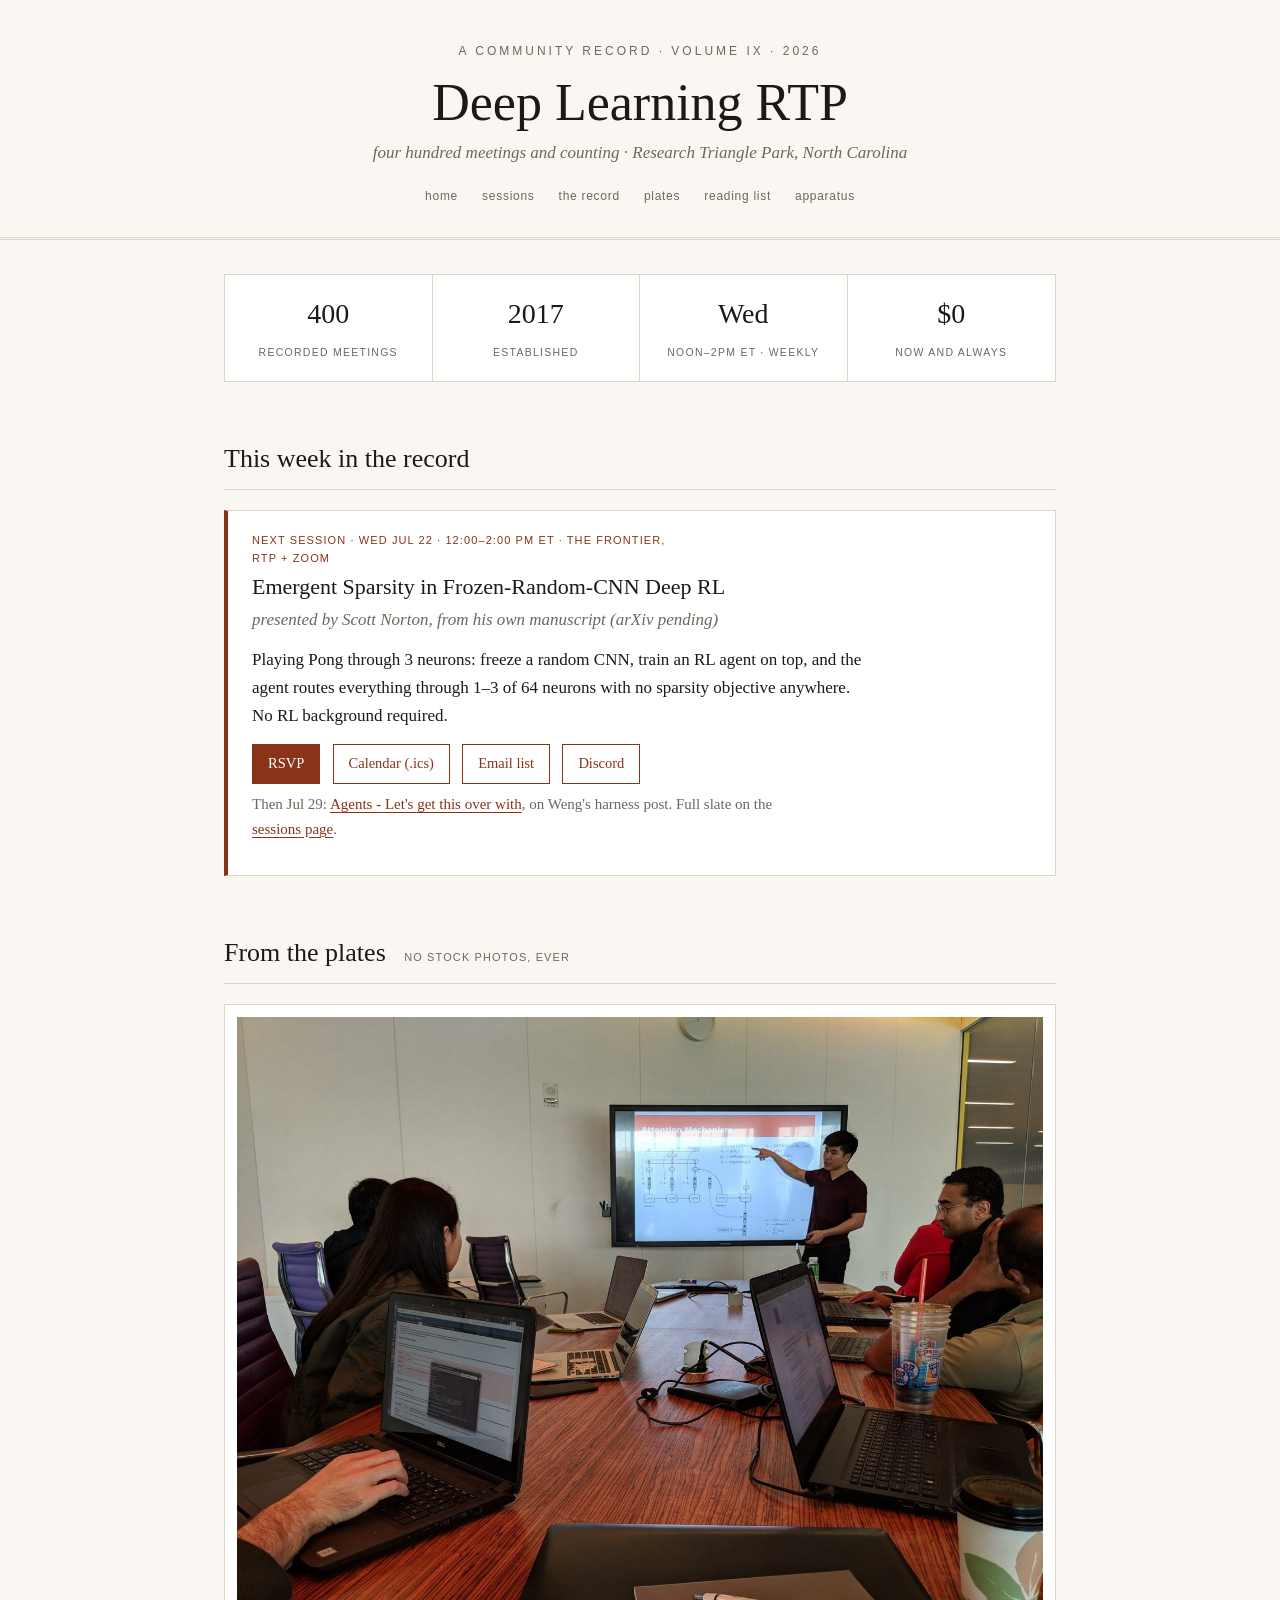
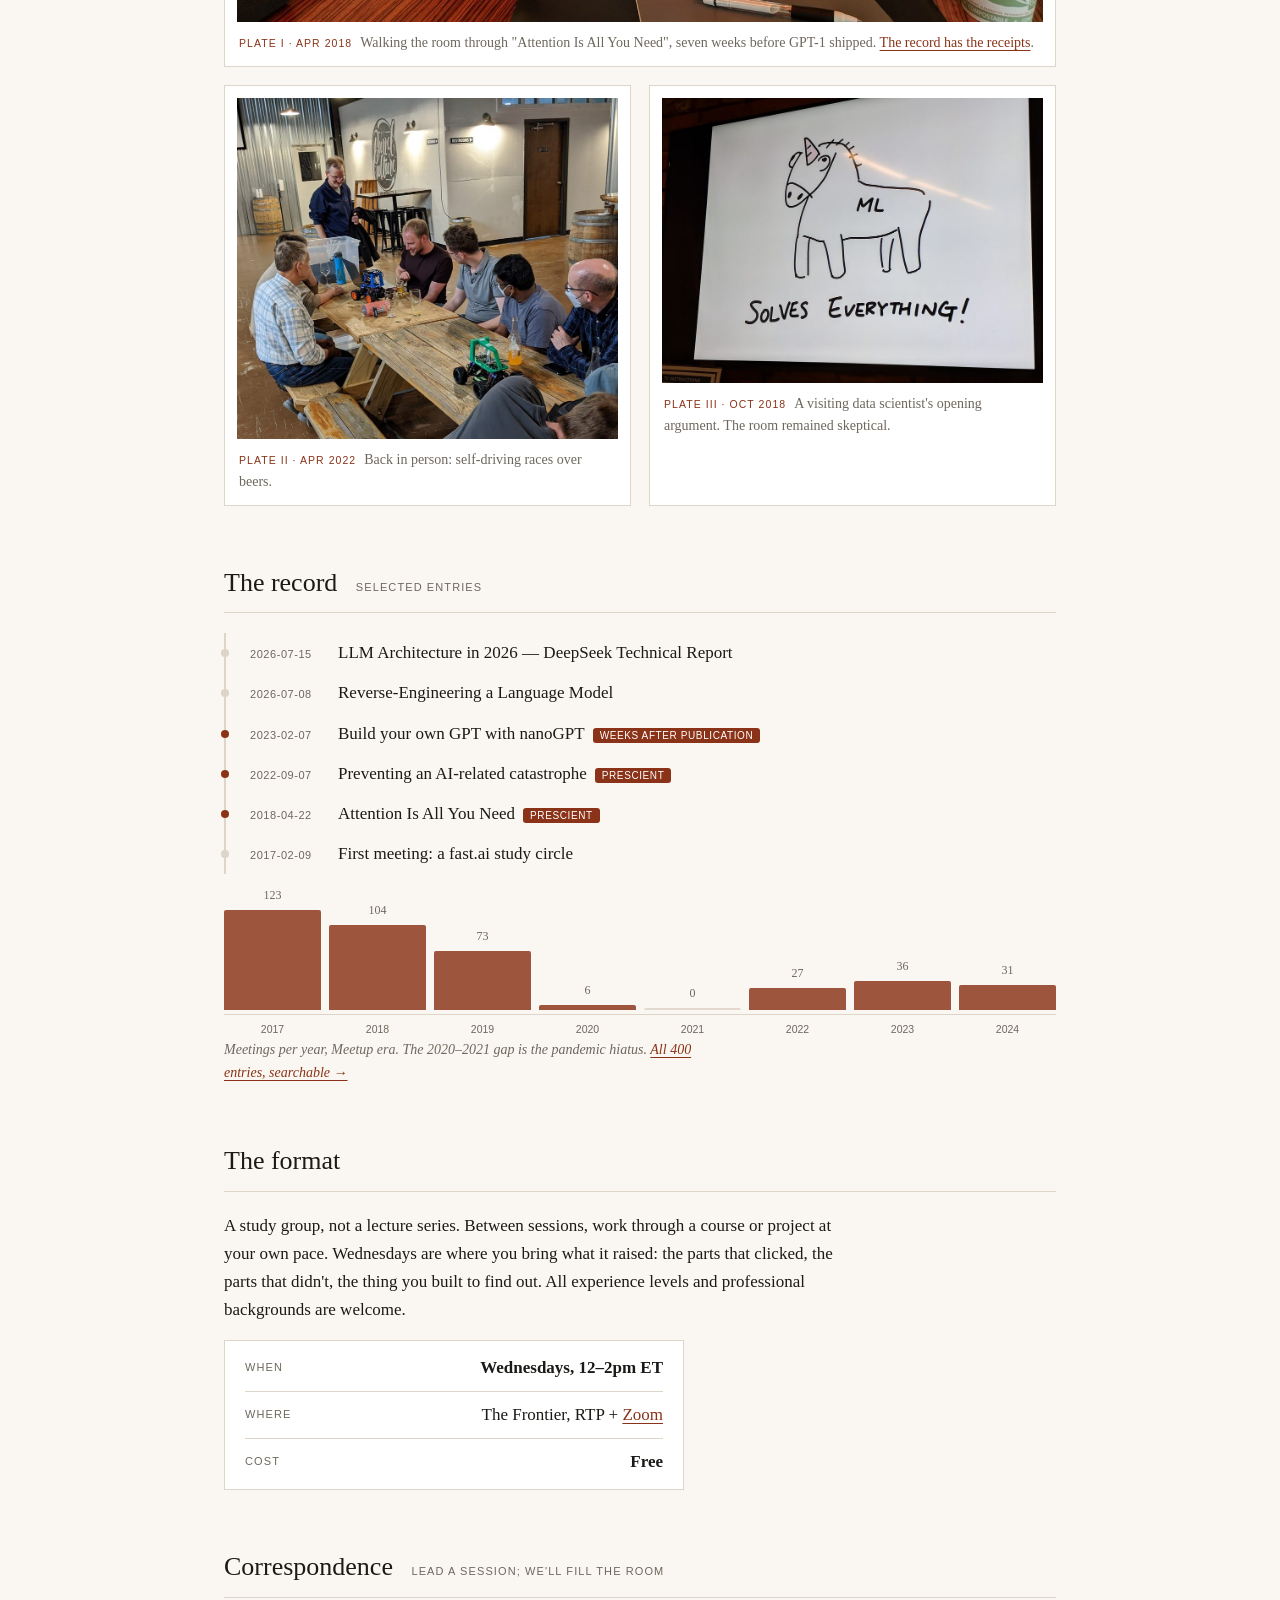
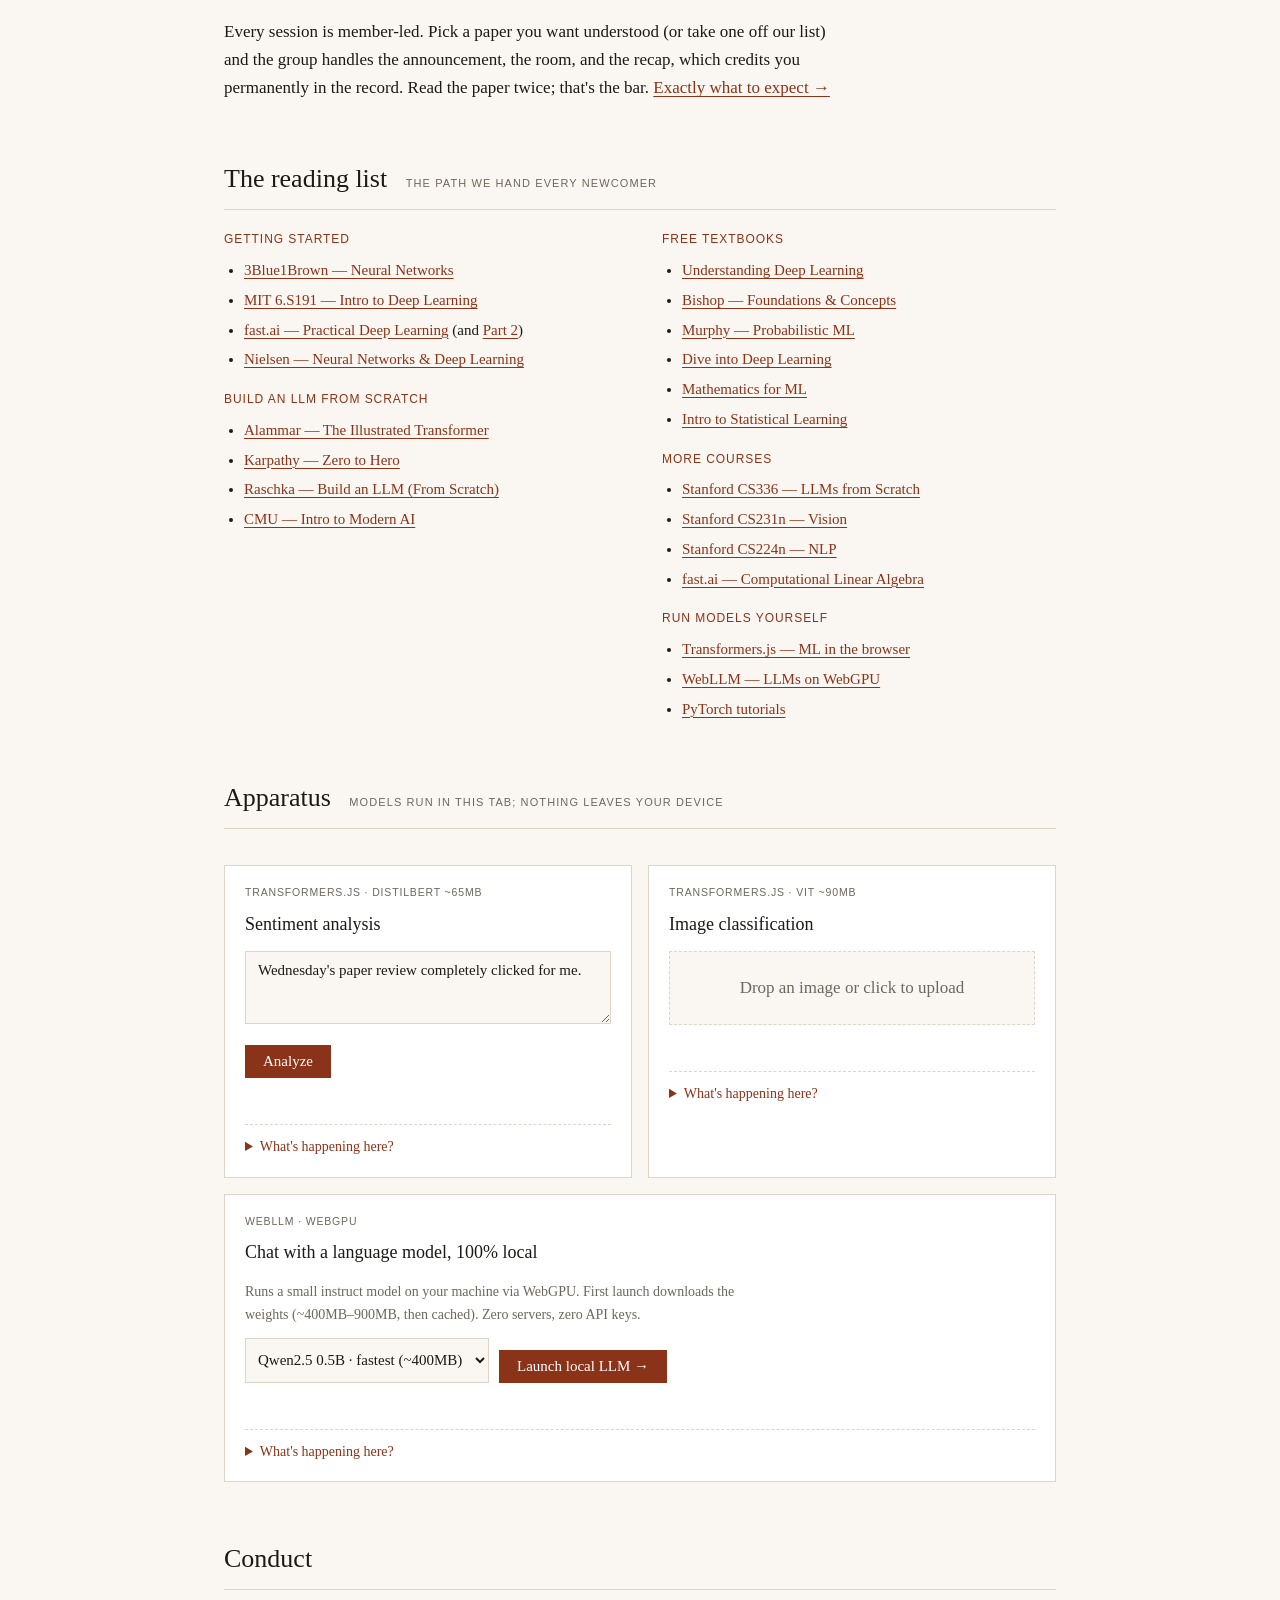
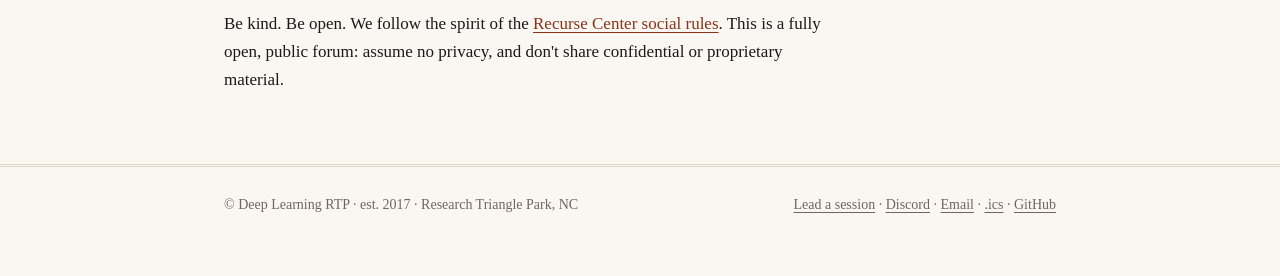
<file: almanac.html>
<!doctype html>
<html lang="en">
<head>
<meta charset="utf-8">
<meta name="viewport" content="width=device-width, initial-scale=1">
<title>Deep Learning RTP — almanac (design preview)</title>
<meta name="robots" content="noindex, nofollow">
<meta http-equiv="Content-Security-Policy" content="script-src 'self' blob: https://cdn.jsdelivr.net 'wasm-unsafe-eval' http://localhost:8400; worker-src 'self' blob:; object-src 'none'; base-uri 'none'">
<style>
  :root{
    --bg:#faf7f2; --ink:#1c1a17; --muted:#6e675d; --line:#ddd5c8;
    --accent:#8a3318; --accent-soft:#f3e3dc; --card:#ffffff;
    --serif:Georgia,'Times New Roman',serif;
    --label:Verdana,Geneva,sans-serif;
    --col:880px;
  }
  *{box-sizing:border-box}
  html{scroll-behavior:smooth}
  @media (prefers-reduced-motion:reduce){html{scroll-behavior:auto}}
  body{margin:0;background:var(--bg);color:var(--ink);font:17px/1.65 var(--serif)}
  .wrap{max-width:var(--col);margin:0 auto;padding:0 24px}
  a{color:var(--accent);text-underline-offset:3px;text-decoration-thickness:1px}
  a:hover{background:var(--accent-soft)}
  .lbl{font-family:var(--label);font-size:11px;letter-spacing:.12em;text-transform:uppercase;color:var(--muted)}

  /* masthead */
  .mast{border-bottom:3px double var(--line);text-align:center;padding:42px 0 30px}
  .mast .kicker{font-family:var(--label);font-size:12px;letter-spacing:.25em;text-transform:uppercase;color:var(--muted)}
  .mast h1{font-size:clamp(34px,6vw,52px);font-weight:normal;margin:12px 0 8px;line-height:1.1}
  .mast .sub{color:var(--muted);font-style:italic}
  .mast nav{margin-top:20px;font-family:var(--label);font-size:12px;letter-spacing:.06em}
  .mast nav a{color:var(--muted);text-decoration:none;margin:0 10px}
  .mast nav a:hover{color:var(--accent);background:none}

  /* stat plates */
  .stats{display:flex;flex-wrap:wrap;border:1px solid var(--line);background:var(--card);margin:34px 0 0}
  .stat{flex:1 1 130px;padding:16px 10px;text-align:center;border-right:1px solid var(--line)}
  .stat:last-child{border-right:none}
  .stat b{display:block;font-size:28px;font-weight:normal}
  .stat span{font-family:var(--label);font-size:10.5px;letter-spacing:.12em;text-transform:uppercase;color:var(--muted)}
  .stat b a{text-decoration:none;color:var(--ink)}
  .stat b a:hover{color:var(--accent);background:none}

  h2{font-size:26px;font-weight:normal;border-bottom:1px solid var(--line);padding-bottom:8px;margin:56px 0 20px}
  h2 small{font-family:var(--label);font-size:11px;letter-spacing:.1em;text-transform:uppercase;color:var(--muted);margin-left:12px}
  p{margin:0 0 16px;max-width:72ch}

  /* this week */
  .entry{background:var(--card);border:1px solid var(--line);border-left:4px solid var(--accent);padding:20px 24px}
  .entry .when{font-family:var(--label);font-size:11px;letter-spacing:.1em;text-transform:uppercase;color:var(--accent);margin:0 0 6px}
  .entry h3{font-size:22px;font-weight:normal;margin:0 0 4px;line-height:1.3}
  .entry .spk{font-style:italic;color:var(--muted);margin:0 0 12px}
  .entry p{margin:0 0 14px}
  .acts a{display:inline-block;border:1px solid var(--accent);color:var(--accent);text-decoration:none;
    padding:7px 15px;margin:0 8px 8px 0;font-size:14.5px}
  .acts a:hover{background:var(--accent);color:var(--card)}
  .acts a.pri{background:var(--accent);color:var(--card)}
  .acts a.pri:hover{background:#6d2812}
  .also{margin-top:14px;font-size:15px;color:var(--muted)}

  /* plates */
  .plates{display:grid;grid-template-columns:1fr 1fr;gap:18px}
  @media(max-width:640px){.plates{grid-template-columns:1fr}}
  .plates figure{margin:0;background:var(--card);border:1px solid var(--line);padding:12px}
  .plates figure.wide{grid-column:1/-1}
  .plates img{width:100%;height:auto;display:block}
  .plates figcaption{padding:10px 2px 0;font-size:14px;color:var(--muted);line-height:1.55}
  .plates .when{font-family:var(--label);font-size:10.5px;letter-spacing:.1em;text-transform:uppercase;color:var(--accent);margin-right:8px}

  /* the record */
  .tl{list-style:none;margin:0;padding:0;border-left:2px solid var(--line)}
  .tl li{position:relative;padding:6px 0 6px 24px}
  .tl li::before{content:"";position:absolute;left:-5px;top:16px;width:8px;height:8px;border-radius:50%;background:var(--line)}
  .tl li.hl::before{background:var(--accent)}
  .tl .d{font-family:var(--label);font-size:11px;color:var(--muted);letter-spacing:.05em;display:inline-block;min-width:88px}
  .tl .notewhy{font-family:var(--label);font-size:10px;letter-spacing:.06em;text-transform:uppercase;color:var(--card);
    background:var(--accent);padding:2px 7px;border-radius:3px;margin-left:8px;white-space:nowrap}
  .chart{display:flex;align-items:flex-end;gap:8px;height:110px;margin:26px 0 4px}
  .bar{flex:1;display:flex;flex-direction:column;justify-content:flex-end;text-align:center}
  .bar i{display:block;background:var(--accent);opacity:.82;border-radius:2px 2px 0 0;min-height:2px}
  .bar.zero i{background:var(--line)}
  .bar b{font-weight:normal;font-size:12px;margin-bottom:4px;color:var(--muted)}
  .axis{display:flex;gap:8px;border-top:1px solid var(--line);padding-top:6px;font-family:var(--label);font-size:10.5px;color:var(--muted)}
  .axis span{flex:1;text-align:center}
  .footnote{font-size:14px;color:var(--muted);font-style:italic}

  /* format */
  .kv{border:1px solid var(--line);background:var(--card);padding:4px 20px;max-width:460px}
  .kv div{display:flex;justify-content:space-between;gap:16px;padding:9px 0;border-bottom:1px solid var(--line)}
  .kv div:last-child{border-bottom:none}
  .kv span:first-child{font-family:var(--label);font-size:11px;letter-spacing:.1em;text-transform:uppercase;color:var(--muted);padding-top:4px}

  /* reading list */
  .res{columns:2;column-gap:44px}
  @media(max-width:600px){.res{columns:1}}
  .res .grp{break-inside:avoid;margin-bottom:18px}
  .res h3{font-family:var(--label);font-size:12px;letter-spacing:.08em;text-transform:uppercase;font-weight:normal;color:var(--accent);margin:0 0 8px}
  .res ul{margin:0;padding-left:20px;font-size:15px}
  .res li{margin:5px 0}

  /* apparatus (demos) */
  .card{background:var(--card);border:1px solid var(--line);padding:18px 20px;margin-top:16px}
  .grid2{display:grid;grid-template-columns:1fr 1fr;gap:16px}
  @media(max-width:640px){.grid2{grid-template-columns:1fr}}
  .tag{font-family:var(--label);font-size:10.5px;letter-spacing:.08em;text-transform:uppercase;color:var(--muted)}
  .card h3{font-size:18px;font-weight:normal;margin:8px 0 12px}
  textarea,input[type=text]{width:100%;background:var(--bg);border:1px solid var(--line);color:var(--ink);
    padding:10px 12px;font:15px var(--serif);resize:vertical}
  textarea:focus,input:focus{outline:2px solid var(--accent);outline-offset:0}
  .act{display:inline-block;margin-top:12px;padding:8px 18px;background:var(--accent);color:var(--card);border:none;
    font:15px var(--serif);cursor:pointer}
  .act:hover{background:#6d2812}
  .act:disabled{opacity:.5;cursor:default}
  select{background:var(--bg);border:1px solid var(--line);color:var(--ink);padding:8px;font:15px var(--serif)}
  .out{margin-top:12px;min-height:20px;font-size:15px}
  .bar-meter{height:8px;background:var(--line);overflow:hidden;margin-top:6px}
  .bar-meter>i{display:block;height:100%;background:var(--accent)}
  .resultline{display:flex;justify-content:space-between;gap:12px;padding:5px 0;border-bottom:1px dashed var(--line)}
  .drop{border:1.5px dashed var(--line);padding:22px;text-align:center;color:var(--muted);cursor:pointer;background:var(--bg)}
  .drop.hover{border-color:var(--accent);color:var(--ink)}
  .drop img{max-width:100%;max-height:200px;margin-top:12px}
  .row{display:flex;gap:10px;margin-top:12px;flex-wrap:wrap}
  .note{font-size:14px;color:var(--muted)}
  .pos{color:var(--accent);font-weight:bold}
  .neg{color:#3d4f7c;font-weight:bold}
  details.how{margin-top:14px;border-top:1px dashed var(--line);padding-top:10px}
  details.how summary{cursor:pointer;color:var(--accent);font-size:14px}
  details.how p{margin:8px 0 0;font-size:14.5px;color:var(--muted);max-width:64ch}
  .chat{display:none;margin-top:16px}
  .chat.on{display:block}
  .log{background:var(--bg);border:1px solid var(--line);padding:12px;height:280px;overflow:auto;font-size:15px}
  .msg{padding:7px 11px;margin:8px 0;max-width:88%;white-space:pre-wrap;word-wrap:break-word;border:1px solid var(--line);background:var(--card)}
  .msg.user{background:var(--accent-soft);border-color:var(--accent);margin-left:auto}
  .msg.sys{background:transparent;border:none;color:var(--muted);font-size:13px;text-align:center;max-width:100%}

  footer{margin:70px 0 0;border-top:3px double var(--line);padding:26px 0 60px;font-size:14px;color:var(--muted)}
  footer .wrap{display:flex;flex-wrap:wrap;gap:12px;justify-content:space-between}
  footer a{color:var(--muted)}
</style>
</head>
<body>

<header class="mast">
  <div class="wrap">
    <div class="kicker">A community record · Volume IX · 2026</div>
    <h1>Deep Learning RTP</h1>
    <div class="sub">four hundred meetings and counting · Research Triangle Park, North Carolina</div>
    <nav>
      <a href="/">home</a> <a href="/events/">sessions</a> <a href="/history/">the record</a>
      <a href="#plates">plates</a> <a href="#reading">reading list</a> <a href="#apparatus">apparatus</a>
    </nav>
  </div>
</header>

<main class="wrap">

  <div class="stats">
    <div class="stat"><b><a href="/history/">400</a></b><span>recorded meetings</span></div>
    <div class="stat"><b>2017</b><span>established</span></div>
    <div class="stat"><b>Wed</b><span>noon–2pm ET · weekly</span></div>
    <div class="stat"><b>$0</b><span>now and always</span></div>
  </div>

  <section id="week">
    <h2>This week in the record</h2>
    <article class="entry">
      <p class="when">Next session · Wed Jul 22 · 12:00–2:00 pm ET · The Frontier, RTP + Zoom</p>
      <h3>Emergent Sparsity in Frozen-Random-CNN Deep RL</h3>
      <p class="spk">presented by Scott Norton, from his own manuscript (arXiv pending)</p>
      <p>Playing Pong through 3 neurons: freeze a random CNN, train an RL agent on top,
      and the agent routes everything through 1–3 of 64 neurons with no sparsity
      objective anywhere. No RL background required.</p>
      <div class="acts">
        <a class="pri" href="https://www.meetup.com/deep-learning-rtp/events/315516897/">RSVP</a>
        <a href="/events/dlrtp.ics">Calendar (.ics)</a>
        <a href="https://groups.google.com/g/deep-learning-rtp">Email list</a>
        <a href="https://discord.gg/Vb2dzEgmx">Discord</a>
      </div>
      <p class="also">Then Jul 29: <a href="https://www.meetup.com/deep-learning-rtp/events/315598882/">Agents - Let's get this over with</a>, on Weng's harness post. Full slate on the <a href="/events/">sessions page</a>.</p>
    </article>
  </section>

  <section id="plates">
    <h2>From the plates <small>no stock photos, ever</small></h2>
    <div class="plates">
      <figure class="wide">
        <img src="/photos/2018-04-attention.jpg" width="1440" height="1080" loading="lazy"
          alt="A member at the seminar table points at an Attention Mechanism slide, the room following on laptops">
        <figcaption><span class="when">Plate I · Apr 2018</span>Walking the room through
        "Attention Is All You Need", seven weeks before GPT-1 shipped. <a href="/history/">The record has the receipts</a>.</figcaption>
      </figure>
      <figure>
        <img src="/photos/2022-04-races.jpg" width="900" height="807" loading="lazy"
          alt="Members around brewery picnic tables with two small self-driving RC cars between the glasses">
        <figcaption><span class="when">Plate II · Apr 2022</span>Back in person: self-driving races over beers.</figcaption>
      </figure>
      <figure>
        <img src="/photos/2018-10-ml-solves-everything.jpg" width="900" height="675" loading="lazy"
          alt="A projected hand-drawn unicorn labeled ML above the words 'solves everything!'">
        <figcaption><span class="when">Plate III · Oct 2018</span>A visiting data scientist's opening argument. The room remained skeptical.</figcaption>
      </figure>
    </div>
  </section>

  <section id="record">
    <h2>The record <small>selected entries</small></h2>
    <ul class="tl">
      <li><span class="d">2026-07-15</span>LLM Architecture in 2026 — DeepSeek Technical Report</li>
      <li><span class="d">2026-07-08</span>Reverse-Engineering a Language Model</li>
      <li class="hl"><span class="d">2023-02-07</span>Build your own GPT with nanoGPT<span class="notewhy">weeks after publication</span></li>
      <li class="hl"><span class="d">2022-09-07</span>Preventing an AI-related catastrophe<span class="notewhy">prescient</span></li>
      <li class="hl"><span class="d">2018-04-22</span>Attention Is All You Need<span class="notewhy">prescient</span></li>
      <li><span class="d">2017-02-09</span>First meeting: a fast.ai study circle</li>
    </ul>
    <div class="chart" aria-hidden="true">
      <div class="bar"><b>123</b><i style="height:100px"></i></div>
      <div class="bar"><b>104</b><i style="height:85px"></i></div>
      <div class="bar"><b>73</b><i style="height:59px"></i></div>
      <div class="bar"><b>6</b><i style="height:5px"></i></div>
      <div class="bar zero"><b>0</b><i style="height:1px"></i></div>
      <div class="bar"><b>27</b><i style="height:22px"></i></div>
      <div class="bar"><b>36</b><i style="height:29px"></i></div>
      <div class="bar"><b>31</b><i style="height:25px"></i></div>
    </div>
    <div class="axis" aria-hidden="true">
      <span>2017</span><span>2018</span><span>2019</span><span>2020</span><span>2021</span><span>2022</span><span>2023</span><span>2024</span>
    </div>
    <p class="footnote">Meetings per year, Meetup era. The 2020–2021 gap is the pandemic hiatus.
    <a href="/history/">All 400 entries, searchable →</a></p>
  </section>

  <section id="format">
    <h2>The format</h2>
    <p>A study group, not a lecture series. Between sessions, work through a course or
    project at your own pace. Wednesdays are where you bring what it raised: the parts
    that clicked, the parts that didn't, the thing you built to find out. All experience
    levels and professional backgrounds are welcome.</p>
    <div class="kv">
      <div><span>when</span><b>Wednesdays, 12–2pm ET</b></div>
      <div><span>where</span><span>The Frontier, RTP + <a href="https://us04web.zoom.us/j/75202351347?pwd=a3xZ3xA4mYosyNdZBvb8zfxbaHTa11.1">Zoom</a></span></div>
      <div><span>cost</span><b>Free</b></div>
    </div>
  </section>

  <section id="correspondence">
    <h2>Correspondence <small>lead a session; we'll fill the room</small></h2>
    <p>Every session is member-led. Pick a paper you want understood (or take one off our
    list) and the group handles the announcement, the room, and the recap, which credits
    you permanently in the record. Read the paper twice; that's the bar.
    <a href="/speaker.html">Exactly what to expect →</a></p>
  </section>

  <section id="reading">
    <h2>The reading list <small>the path we hand every newcomer</small></h2>
    <div class="res">
      <div class="grp">
        <h3>Getting started</h3>
        <ul>
          <li><a href="https://www.3blue1brown.com/topics/neural-networks">3Blue1Brown — Neural Networks</a></li>
          <li><a href="http://introtodeeplearning.com/">MIT 6.S191 — Intro to Deep Learning</a></li>
          <li><a href="https://course.fast.ai/">fast.ai — Practical Deep Learning</a> (and <a href="https://course.fast.ai/Lessons/part2.html">Part 2</a>)</li>
          <li><a href="http://neuralnetworksanddeeplearning.com/">Nielsen — Neural Networks &amp; Deep Learning</a></li>
        </ul>
      </div>
      <div class="grp">
        <h3>Build an LLM from scratch</h3>
        <ul>
          <li><a href="https://jalammar.github.io/illustrated-transformer/">Alammar — The Illustrated Transformer</a></li>
          <li><a href="https://www.youtube.com/playlist?list=PLAqhIrjkxbuWI23v9cThsA9GvCAUhRvKZ">Karpathy — Zero to Hero</a></li>
          <li><a href="https://github.com/rasbt/LLMs-from-scratch">Raschka — Build an LLM (From Scratch)</a></li>
          <li><a href="https://modernaicourse.org/">CMU — Intro to Modern AI</a></li>
        </ul>
      </div>
      <div class="grp">
        <h3>Free textbooks</h3>
        <ul>
          <li><a href="https://udlbook.github.io/udlbook/">Understanding Deep Learning</a></li>
          <li><a href="https://www.bishopbook.com/">Bishop — Foundations &amp; Concepts</a></li>
          <li><a href="https://probml.github.io/pml-book/">Murphy — Probabilistic ML</a></li>
          <li><a href="https://d2l.ai/">Dive into Deep Learning</a></li>
          <li><a href="https://mml-book.github.io/">Mathematics for ML</a></li>
          <li><a href="https://www.statlearning.com/">Intro to Statistical Learning</a></li>
        </ul>
      </div>
      <div class="grp">
        <h3>More courses</h3>
        <ul>
          <li><a href="https://stanford-cs336.github.io/">Stanford CS336 — LLMs from Scratch</a></li>
          <li><a href="https://cs231n.github.io/">Stanford CS231n — Vision</a></li>
          <li><a href="https://web.stanford.edu/class/cs224n/">Stanford CS224n — NLP</a></li>
          <li><a href="https://github.com/fastai/numerical-linear-algebra">fast.ai — Computational Linear Algebra</a></li>
        </ul>
      </div>
      <div class="grp">
        <h3>Run models yourself</h3>
        <ul>
          <li><a href="https://huggingface.co/docs/transformers.js">Transformers.js — ML in the browser</a></li>
          <li><a href="https://webllm.mlc.ai/">WebLLM — LLMs on WebGPU</a></li>
          <li><a href="https://pytorch.org/tutorials/">PyTorch tutorials</a></li>
        </ul>
      </div>
    </div>
  </section>

  <section id="apparatus">
    <h2>Apparatus <small>models run in this tab; nothing leaves your device</small></h2>
    <div class="grid2">
      <div class="card">
        <div class="tag">Transformers.js · DistilBERT ~65MB</div>
        <h3>Sentiment analysis</h3>
        <textarea id="sent-in" rows="3" placeholder="Type a sentence…">Wednesday's paper review completely clicked for me.</textarea>
        <div><button class="act" id="sent-run">Analyze</button></div>
        <div class="out" id="sent-out"></div>
        <details class="how">
          <summary>What's happening here?</summary>
          <p>DistilBERT is a small transformer, the same architecture family as today's LLMs distilled down to ~66M parameters. The percentage is the model's confidence, not ground truth; try a sarcastic sentence and watch it wobble.</p>
        </details>
      </div>
      <div class="card">
        <div class="tag">Transformers.js · ViT ~90MB</div>
        <h3>Image classification</h3>
        <div class="drop" id="img-drop">
          <span>Drop an image or click to upload</span>
          <input type="file" id="img-file" accept="image/*" hidden>
        </div>
        <div class="out" id="img-out"></div>
        <details class="how">
          <summary>What's happening here?</summary>
          <p>ViT chops your image into 16×16-pixel patches and treats them like words in a sentence: vision handled as language. The top-4 list is the model's actual probability distribution.</p>
        </details>
      </div>
    </div>
    <div class="card">
      <div class="tag">WebLLM · WebGPU</div>
      <h3>Chat with a language model, 100% local</h3>
      <p class="note" style="margin:0 0 12px">Runs a small instruct model on your machine via WebGPU. First launch downloads the weights (~400MB–900MB, then cached). Zero servers, zero API keys.</p>
      <div class="row">
        <select id="llm-model">
          <option value="Qwen2.5-0.5B-Instruct-q4f16_1-MLC">Qwen2.5 0.5B · fastest (~400MB)</option>
          <option value="Llama-3.2-1B-Instruct-q4f16_1-MLC">Llama 3.2 1B · smarter (~900MB)</option>
        </select>
        <button class="act" id="llm-launch">Launch local LLM →</button>
      </div>
      <div id="llm-status" class="out"></div>
      <div class="chat" id="llm-chat">
        <div class="bar-meter" id="llm-progress" style="display:none"><i style="width:0"></i></div>
        <div class="log" id="llm-log"></div>
        <div class="row">
          <input type="text" id="llm-in" placeholder="Ask something…" style="flex:1">
          <button class="act" id="llm-send">Send</button>
        </div>
        <div class="note" id="llm-speed" style="margin-top:8px"></div>
      </div>
      <details class="how">
        <summary>What's happening here?</summary>
        <p>The "q4f16" in the model name means the weights are quantized to 4 bits; that's how a billion-parameter model fits in browser memory. The tokens/sec readout is your own hardware's inference speed.</p>
      </details>
    </div>
  </section>

  <section id="conduct">
    <h2>Conduct</h2>
    <p>Be kind. Be open. We follow the spirit of the <a href="https://www.recurse.com/code-of-conduct">Recurse Center social rules</a>.
    This is a fully open, public forum: assume no privacy, and don't share confidential
    or proprietary material.</p>
  </section>

</main>

<footer>
  <div class="wrap">
    <span>© Deep Learning RTP · est. 2017 · Research Triangle Park, NC</span>
    <span>
      <a href="/speaker.html">Lead a session</a> ·
      <a href="https://discord.gg/Vb2dzEgmx">Discord</a> ·
      <a href="https://groups.google.com/g/deep-learning-rtp">Email</a> ·
      <a href="/events/dlrtp.ics">.ics</a> ·
      <a href="https://github.com/DeepLearningRTP">GitHub</a>
    </span>
  </div>
</footer>

<script type="module" src="app.js"></script>
</body>
</html>
</file>
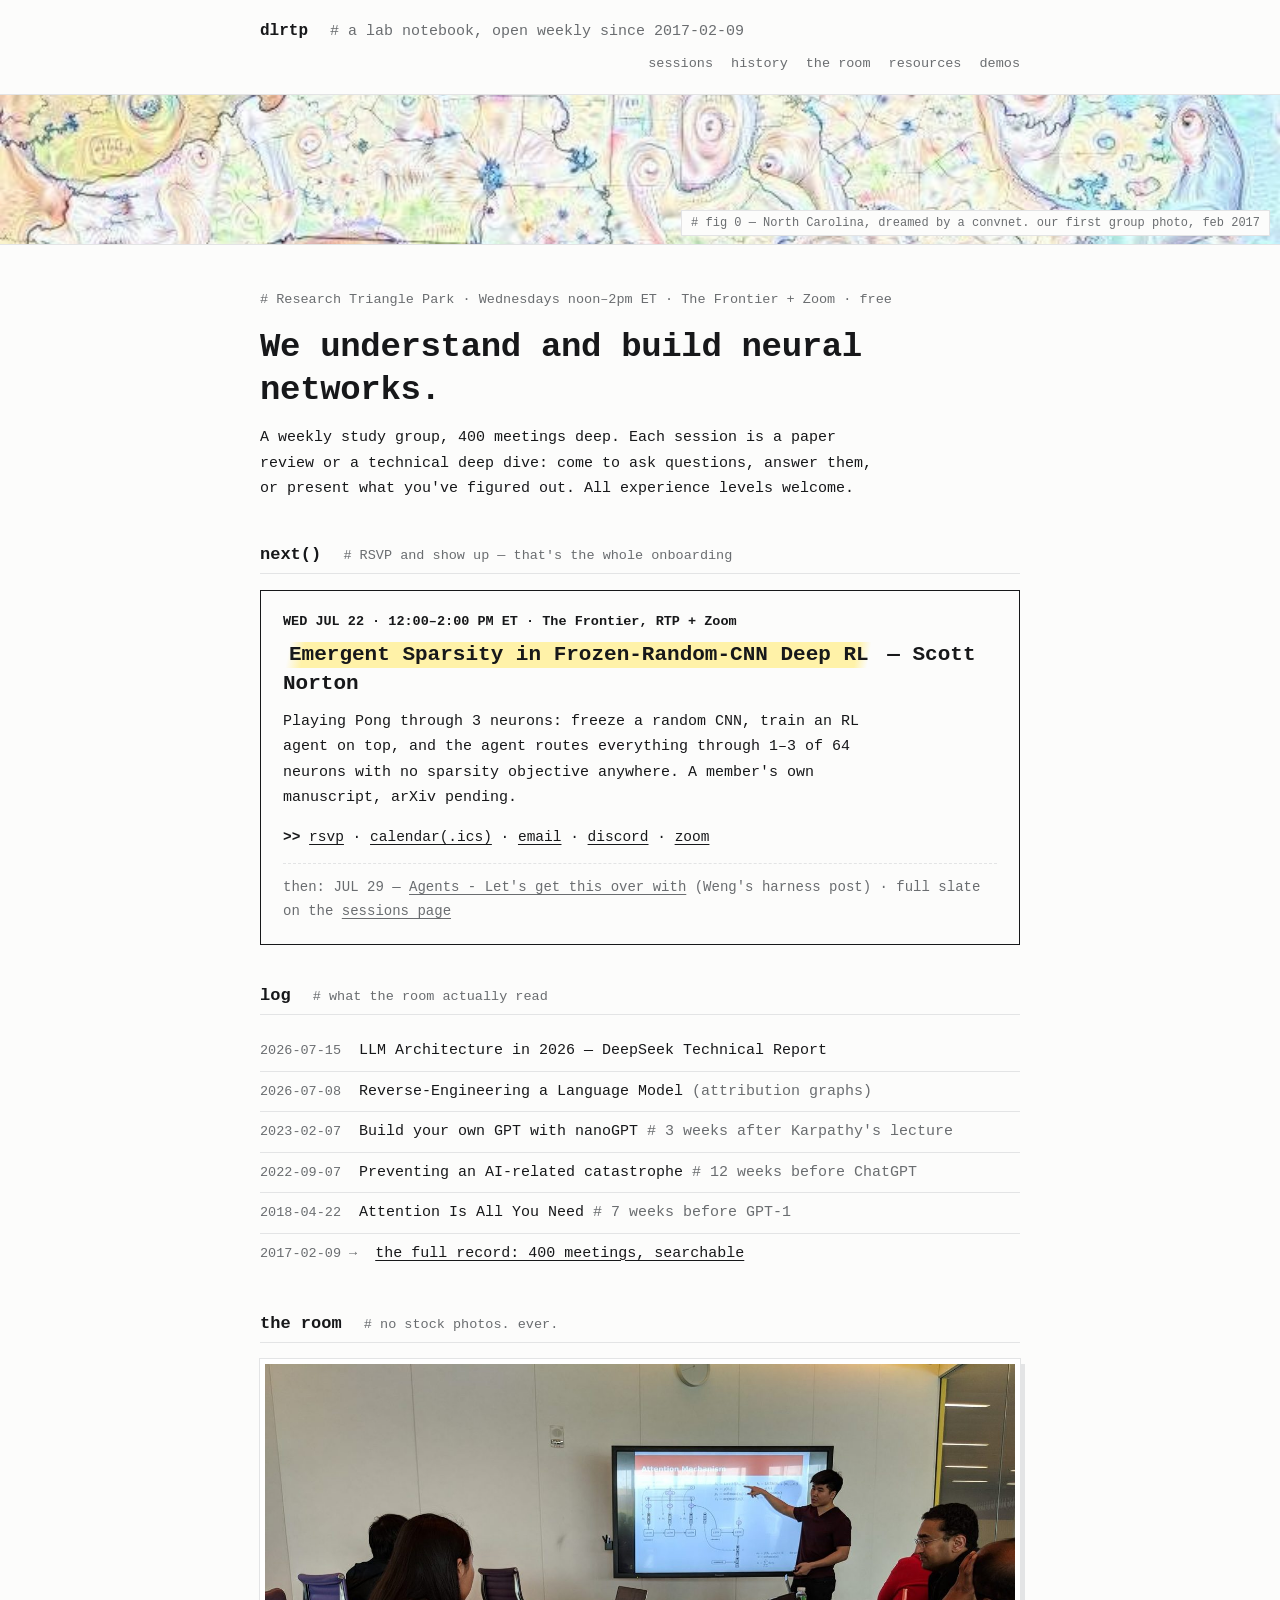
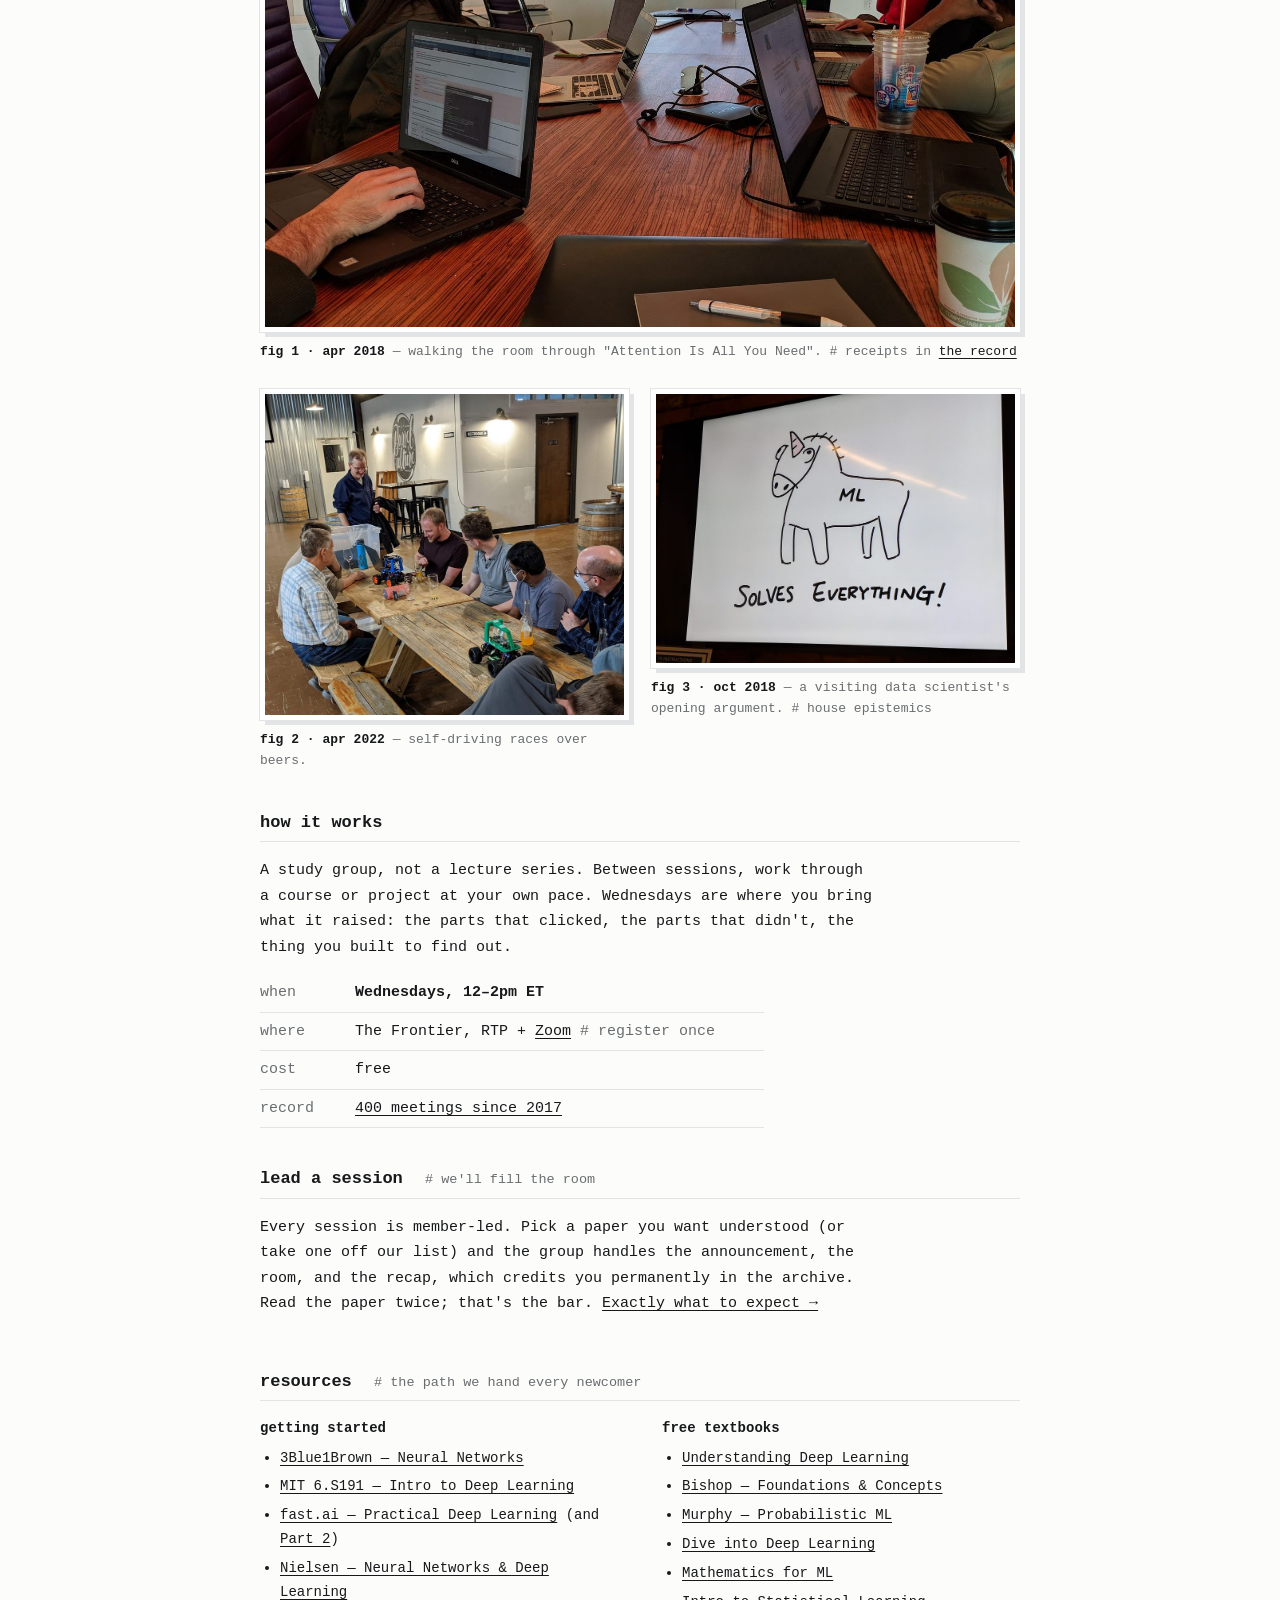
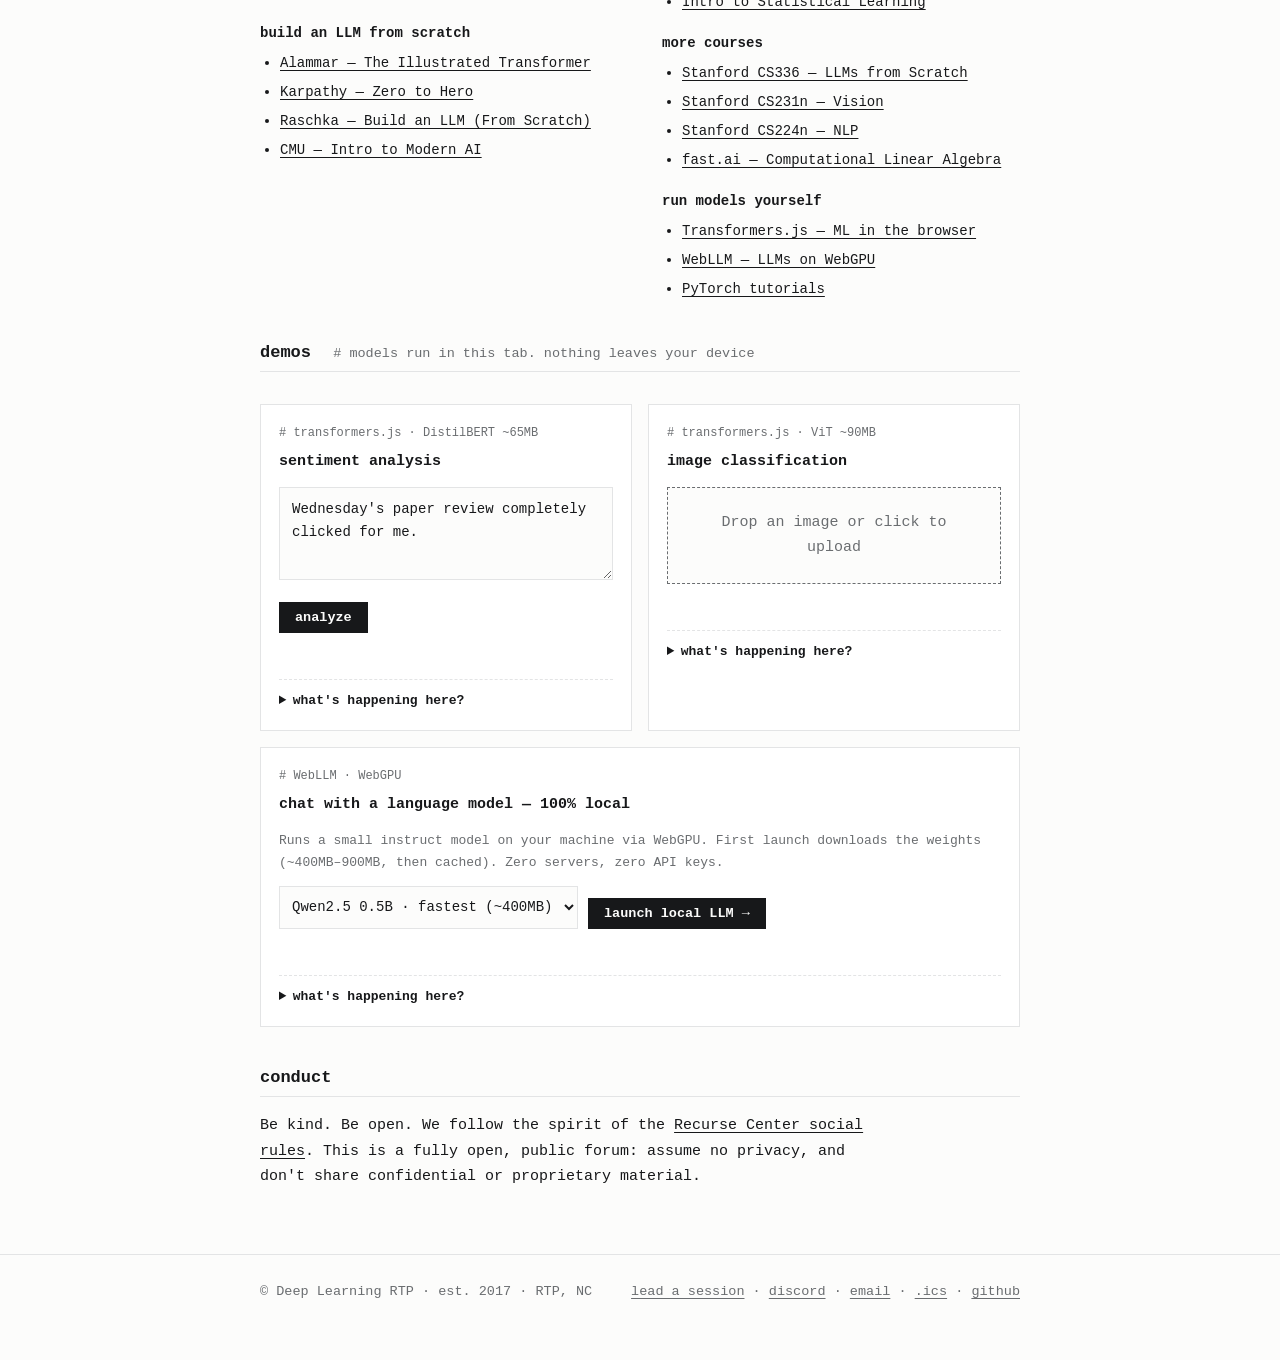
<file: notebook.html>
<!doctype html>
<html lang="en">
<head>
<meta charset="utf-8">
<meta name="viewport" content="width=device-width, initial-scale=1">
<title>Deep Learning RTP — lab notebook (design preview)</title>
<meta name="robots" content="noindex, nofollow">
<meta http-equiv="Content-Security-Policy" content="script-src 'self' blob: https://cdn.jsdelivr.net 'wasm-unsafe-eval' http://localhost:8400; worker-src 'self' blob:; object-src 'none'; base-uri 'none'">
<style>
  :root{
    --paper:#fcfcfb; --ink:#17181a; --faint:#6a6d70; --rule:#e3e4e5; --mark:#fff2a8;
    --mono:ui-monospace,"SF Mono","Cascadia Code",Menlo,Consolas,"Liberation Mono",monospace;
    --col:800px;
  }
  *{box-sizing:border-box}
  html{scroll-behavior:smooth}
  @media (prefers-reduced-motion:reduce){html{scroll-behavior:auto}}
  body{margin:0;background:var(--paper);color:var(--ink);font:15px/1.7 var(--mono)}
  .wrap{max-width:var(--col);margin:0 auto;padding:0 20px}
  a{color:var(--ink);text-decoration:underline;text-decoration-thickness:1px;text-underline-offset:3px}
  a:hover{background:var(--mark);text-decoration:none}
  ::selection{background:var(--mark)}
  h1,h2{font-family:var(--mono);line-height:1.25;margin:0}
  .cmt{color:var(--faint)}

  /* header */
  header{border-bottom:1px solid var(--rule)}
  header .wrap{display:flex;flex-wrap:wrap;align-items:baseline;gap:8px 22px;padding:18px 20px}
  .name{font-weight:700;font-size:16px}
  .name a{text-decoration:none}
  header nav{margin-left:auto;display:flex;flex-wrap:wrap;gap:8px 18px;font-size:13.5px}
  header nav a{color:var(--faint);text-decoration:none}
  header nav a:hover{color:var(--ink);background:var(--mark)}

  /* deepdream strip */
  .dream{border-bottom:1px solid var(--rule);position:relative;height:150px;
    background:url(/photos/2017-02-deepdream-nc.jpg) center 38%/cover no-repeat}
  .dream span{position:absolute;right:10px;bottom:8px;background:var(--paper);border:1px solid var(--rule);
    padding:2px 9px;font-size:12px;color:var(--faint)}
  @media(max-width:640px){.dream{height:100px}}

  /* title block */
  .titleblock{padding:44px 0 8px}
  .titleblock h1{font-size:clamp(22px,4.6vw,34px);font-weight:700;letter-spacing:-.01em}
  .titleblock p{margin:14px 0 0;max-width:68ch}
  .titleblock .cmt{display:block;margin-bottom:14px;font-size:13.5px}

  section{padding:34px 0 6px}
  .h{font-size:17px;font-weight:700;margin:0 0 16px;padding-bottom:8px;border-bottom:1px solid var(--rule)}
  .h .cmt{font-weight:400;font-size:13.5px;margin-left:12px}

  /* next() — the signature */
  .next{border:1px solid var(--ink);padding:20px 22px;margin-top:4px}
  .next .date{font-weight:700;font-size:13.5px}
  .next .title{font-size:clamp(17px,3vw,21px);font-weight:700;line-height:1.4;margin:6px 0 10px}
  .next .title i{font-style:normal;
    background:linear-gradient(101deg,transparent 1.2%,var(--mark) 3.8%,var(--mark) 96.4%,transparent 98.6%);
    box-decoration-break:clone;-webkit-box-decoration-break:clone;padding:1px 6px 2px}
  .next p{margin:0 0 10px;max-width:66ch}
  .doors{margin-top:14px;font-size:14.5px}
  .doors b{font-weight:700}
  .then{margin-top:14px;padding-top:12px;border-top:1px dashed var(--rule);font-size:14px;color:var(--faint)}
  .then a{color:var(--faint)}

  /* log */
  .log{list-style:none;margin:0;padding:0}
  .log li{display:flex;gap:18px;padding:7px 0;border-bottom:1px solid var(--rule)}
  .log .d{color:var(--faint);white-space:nowrap;font-size:13.5px;padding-top:2px}
  .log .more{border-bottom:none;color:var(--faint)}

  /* figures */
  .figs{display:grid;grid-template-columns:1fr 1fr;gap:26px 22px;margin-top:6px}
  @media(max-width:640px){.figs{grid-template-columns:1fr}}
  .figs figure{margin:0}
  .figs figure.wide{grid-column:1/-1}
  .figs img{width:100%;height:auto;display:block;border:5px solid #fff;outline:1px solid var(--rule);
    box-shadow:5px 5px 0 var(--rule)}
  .figs figcaption{margin-top:10px;font-size:13px;line-height:1.6;color:var(--faint)}
  .figs figcaption b{color:var(--ink);font-weight:700}

  /* facts + prose */
  .kv{margin:6px 0 0;max-width:56ch}
  .kv div{display:flex;gap:14px;padding:6px 0;border-bottom:1px solid var(--rule)}
  .kv span:first-child{color:var(--faint);min-width:9ch}
  .prose p{max-width:68ch;margin:0 0 14px}

  /* resources */
  .res{columns:2;column-gap:44px}
  @media(max-width:600px){.res{columns:1}}
  .res .grp{break-inside:avoid;margin-bottom:18px}
  .res h3{font-size:14px;margin:0 0 6px;font-weight:700}
  .res ul{margin:0;padding-left:20px;font-size:14px}
  .res li{margin:5px 0}

  /* demos */
  .card{border:1px solid var(--rule);padding:18px;margin-top:16px;background:#fff}
  .grid2{display:grid;grid-template-columns:1fr 1fr;gap:16px}
  @media(max-width:640px){.grid2{grid-template-columns:1fr}}
  .tag{font-size:12px;color:var(--faint)}
  .card h3{font-size:15px;margin:6px 0 12px}
  textarea,input[type=text]{width:100%;background:var(--paper);border:1px solid var(--rule);color:var(--ink);
    padding:10px 12px;font:inherit;font-size:14px;resize:vertical}
  textarea:focus,input:focus{outline:2px solid var(--ink);outline-offset:0}
  .act{display:inline-block;margin-top:12px;padding:8px 16px;background:var(--ink);color:var(--paper);border:none;
    font:700 13.5px var(--mono);cursor:pointer}
  .act:hover{background:#000}
  .act:disabled{opacity:.5;cursor:default}
  select{background:var(--paper);border:1px solid var(--rule);color:var(--ink);padding:8px;font:inherit;font-size:14px}
  .out{margin-top:12px;min-height:20px;font-size:14px}
  .bar-meter{height:8px;background:var(--rule);overflow:hidden;margin-top:6px}
  .bar-meter>i{display:block;height:100%;background:var(--ink)}
  .resultline{display:flex;justify-content:space-between;gap:12px;padding:5px 0;border-bottom:1px dashed var(--rule)}
  .resultline b{font-variant-numeric:tabular-nums}
  .drop{border:1.5px dashed var(--faint);padding:22px;text-align:center;color:var(--faint);cursor:pointer;background:var(--paper)}
  .drop.hover{border-color:var(--ink);color:var(--ink)}
  .drop img{max-width:100%;max-height:200px;margin-top:12px}
  .row{display:flex;gap:10px;margin-top:12px;flex-wrap:wrap}
  .note{font-size:13px;color:var(--faint)}
  .pos{background:var(--mark);font-weight:700;padding:0 4px}
  .neg{font-weight:700;text-decoration:underline wavy}
  details.how{margin-top:14px;border-top:1px dashed var(--rule);padding-top:10px}
  details.how summary{cursor:pointer;font-weight:700;font-size:13px}
  details.how p{margin:8px 0 0;font-size:13.5px;color:var(--faint);max-width:64ch}
  .chat{display:none;margin-top:16px}
  .chat.on{display:block}
  .log-w{background:#fff;border:1px solid var(--rule);padding:12px;height:280px;overflow:auto;font-size:14px}
  .msg{padding:7px 11px;margin:8px 0;max-width:88%;white-space:pre-wrap;word-wrap:break-word;border:1px solid var(--rule)}
  .msg.user{background:var(--mark);border-color:var(--ink);margin-left:auto}
  .msg.bot{background:var(--paper)}
  .msg.sys{background:transparent;border:none;color:var(--faint);font-size:12.5px;text-align:center;max-width:100%}

  footer{margin-top:44px;border-top:1px solid var(--rule);padding:26px 0 56px;font-size:13.5px;color:var(--faint)}
  footer .wrap{display:flex;flex-wrap:wrap;gap:12px;justify-content:space-between}
  footer a{color:var(--faint)}
</style>
</head>
<body>

<header>
  <div class="wrap">
    <span class="name"><a href="/">dlrtp</a></span>
    <span class="cmt"># a lab notebook, open weekly since 2017-02-09</span>
    <nav>
      <a href="/events/">sessions</a>
      <a href="/history/">history</a>
      <a href="#room">the room</a>
      <a href="#resources">resources</a>
      <a href="#demos">demos</a>
    </nav>
  </div>
</header>

<div class="dream" role="img" aria-label="North Carolina rendered by DeepDream, swirling with convnet artifacts">
  <span># fig 0 — North Carolina, dreamed by a convnet. our first group photo, feb 2017</span>
</div>

<div class="wrap">

  <div class="titleblock">
    <span class="cmt"># Research Triangle Park · Wednesdays noon–2pm ET · The Frontier + Zoom · free</span>
    <h1>We understand and build neural networks.</h1>
    <p>A weekly study group, 400 meetings deep. Each session is a paper review or a
    technical deep dive: come to ask questions, answer them, or present what you've
    figured out. All experience levels welcome.</p>
  </div>

  <section id="next">
    <h2 class="h">next() <span class="cmt"># RSVP and show up — that's the whole onboarding</span></h2>
    <div class="next">
      <div class="date">WED JUL 22 · 12:00–2:00 PM ET · The Frontier, RTP + Zoom</div>
      <div class="title"><i>Emergent Sparsity in Frozen-Random-CNN Deep RL</i> — Scott Norton</div>
      <p>Playing Pong through 3 neurons: freeze a random CNN, train an RL agent on top,
      and the agent routes everything through 1–3 of 64 neurons with no sparsity
      objective anywhere. A member's own manuscript, arXiv pending.</p>
      <div class="doors"><b>&gt;&gt;</b> <a href="https://www.meetup.com/deep-learning-rtp/events/315516897/">rsvp</a> ·
        <a href="/events/dlrtp.ics">calendar(.ics)</a> ·
        <a href="https://groups.google.com/g/deep-learning-rtp">email</a> ·
        <a href="https://discord.gg/Vb2dzEgmx">discord</a> ·
        <a href="https://us04web.zoom.us/j/75202351347?pwd=a3xZ3xA4mYosyNdZBvb8zfxbaHTa11.1">zoom</a></div>
      <div class="then">then: JUL 29 — <a href="https://www.meetup.com/deep-learning-rtp/events/315598882/">Agents - Let's get this over with</a> (Weng's harness post) · full slate on the <a href="/events/">sessions page</a></div>
    </div>
  </section>

  <section id="log">
    <h2 class="h">log <span class="cmt"># what the room actually read</span></h2>
    <ul class="log">
      <li><span class="d">2026-07-15</span><span>LLM Architecture in 2026 — DeepSeek Technical Report</span></li>
      <li><span class="d">2026-07-08</span><span>Reverse-Engineering a Language Model <span class="cmt">(attribution graphs)</span></span></li>
      <li><span class="d">2023-02-07</span><span>Build your own GPT with nanoGPT <span class="cmt"># 3 weeks after Karpathy's lecture</span></span></li>
      <li><span class="d">2022-09-07</span><span>Preventing an AI-related catastrophe <span class="cmt"># 12 weeks before ChatGPT</span></span></li>
      <li><span class="d">2018-04-22</span><span>Attention Is All You Need <span class="cmt"># 7 weeks before GPT-1</span></span></li>
      <li class="more"><span class="d">2017-02-09 →</span><span><a href="/history/">the full record: 400 meetings, searchable</a></span></li>
    </ul>
  </section>

  <section id="room">
    <h2 class="h">the room <span class="cmt"># no stock photos. ever.</span></h2>
    <div class="figs">
      <figure class="wide">
        <img src="/photos/2018-04-attention.jpg" width="1440" height="1080" loading="lazy"
          alt="A member at the seminar table points at an Attention Mechanism slide, the room following on laptops">
        <figcaption><b>fig 1 · apr 2018</b> — walking the room through "Attention Is All You Need".
        <span class="cmt"># receipts in <a href="/history/">the record</a></span></figcaption>
      </figure>
      <figure>
        <img src="/photos/2022-04-races.jpg" width="900" height="807" loading="lazy"
          alt="Members around brewery picnic tables with two small self-driving RC cars between the glasses">
        <figcaption><b>fig 2 · apr 2022</b> — self-driving races over beers.</figcaption>
      </figure>
      <figure>
        <img src="/photos/2018-10-ml-solves-everything.jpg" width="900" height="675" loading="lazy"
          alt="A projected hand-drawn unicorn labeled ML above the words 'solves everything!'">
        <figcaption><b>fig 3 · oct 2018</b> — a visiting data scientist's opening argument.
        <span class="cmt"># house epistemics</span></figcaption>
      </figure>
    </div>
  </section>

  <section id="how" class="prose">
    <h2 class="h">how it works</h2>
    <p>A study group, not a lecture series. Between sessions, work through a course or
    project at your own pace. Wednesdays are where you bring what it raised: the parts
    that clicked, the parts that didn't, the thing you built to find out.</p>
    <div class="kv">
      <div><span>when</span><span><b>Wednesdays, 12–2pm ET</b></span></div>
      <div><span>where</span><span>The Frontier, RTP + <a href="https://us04web.zoom.us/j/75202351347?pwd=a3xZ3xA4mYosyNdZBvb8zfxbaHTa11.1">Zoom</a> <span class="cmt"># register once</span></span></div>
      <div><span>cost</span><span>free</span></div>
      <div><span>record</span><span><a href="/history/">400 meetings since 2017</a></span></div>
    </div>
  </section>

  <section id="lead" class="prose">
    <h2 class="h">lead a session <span class="cmt"># we'll fill the room</span></h2>
    <p>Every session is member-led. Pick a paper you want understood (or take one off
    our list) and the group handles the announcement, the room, and the recap, which
    credits you permanently in the archive. Read the paper twice; that's the bar.
    <a href="/speaker.html">Exactly what to expect →</a></p>
  </section>

  <section id="resources">
    <h2 class="h">resources <span class="cmt"># the path we hand every newcomer</span></h2>
    <div class="res">
      <div class="grp">
        <h3>getting started</h3>
        <ul>
          <li><a href="https://www.3blue1brown.com/topics/neural-networks">3Blue1Brown — Neural Networks</a></li>
          <li><a href="http://introtodeeplearning.com/">MIT 6.S191 — Intro to Deep Learning</a></li>
          <li><a href="https://course.fast.ai/">fast.ai — Practical Deep Learning</a> (and <a href="https://course.fast.ai/Lessons/part2.html">Part 2</a>)</li>
          <li><a href="http://neuralnetworksanddeeplearning.com/">Nielsen — Neural Networks &amp; Deep Learning</a></li>
        </ul>
      </div>
      <div class="grp">
        <h3>build an LLM from scratch</h3>
        <ul>
          <li><a href="https://jalammar.github.io/illustrated-transformer/">Alammar — The Illustrated Transformer</a></li>
          <li><a href="https://www.youtube.com/playlist?list=PLAqhIrjkxbuWI23v9cThsA9GvCAUhRvKZ">Karpathy — Zero to Hero</a></li>
          <li><a href="https://github.com/rasbt/LLMs-from-scratch">Raschka — Build an LLM (From Scratch)</a></li>
          <li><a href="https://modernaicourse.org/">CMU — Intro to Modern AI</a></li>
        </ul>
      </div>
      <div class="grp">
        <h3>free textbooks</h3>
        <ul>
          <li><a href="https://udlbook.github.io/udlbook/">Understanding Deep Learning</a></li>
          <li><a href="https://www.bishopbook.com/">Bishop — Foundations &amp; Concepts</a></li>
          <li><a href="https://probml.github.io/pml-book/">Murphy — Probabilistic ML</a></li>
          <li><a href="https://d2l.ai/">Dive into Deep Learning</a></li>
          <li><a href="https://mml-book.github.io/">Mathematics for ML</a></li>
          <li><a href="https://www.statlearning.com/">Intro to Statistical Learning</a></li>
        </ul>
      </div>
      <div class="grp">
        <h3>more courses</h3>
        <ul>
          <li><a href="https://stanford-cs336.github.io/">Stanford CS336 — LLMs from Scratch</a></li>
          <li><a href="https://cs231n.github.io/">Stanford CS231n — Vision</a></li>
          <li><a href="https://web.stanford.edu/class/cs224n/">Stanford CS224n — NLP</a></li>
          <li><a href="https://github.com/fastai/numerical-linear-algebra">fast.ai — Computational Linear Algebra</a></li>
        </ul>
      </div>
      <div class="grp">
        <h3>run models yourself</h3>
        <ul>
          <li><a href="https://huggingface.co/docs/transformers.js">Transformers.js — ML in the browser</a></li>
          <li><a href="https://webllm.mlc.ai/">WebLLM — LLMs on WebGPU</a></li>
          <li><a href="https://pytorch.org/tutorials/">PyTorch tutorials</a></li>
        </ul>
      </div>
    </div>
  </section>

  <section id="demos">
    <h2 class="h">demos <span class="cmt"># models run in this tab. nothing leaves your device</span></h2>
    <div class="grid2">
      <div class="card">
        <div class="tag"># transformers.js · DistilBERT ~65MB</div>
        <h3>sentiment analysis</h3>
        <textarea id="sent-in" rows="3" placeholder="Type a sentence…">Wednesday's paper review completely clicked for me.</textarea>
        <div><button class="act" id="sent-run">analyze</button></div>
        <div class="out" id="sent-out"></div>
        <details class="how">
          <summary>what's happening here?</summary>
          <p>DistilBERT is a small transformer, the same architecture family as today's LLMs distilled down to ~66M parameters. Your sentence is split into tokens, passed through attention layers, and reduced to a two-way score. The percentage is the model's confidence, not ground truth; try a sarcastic sentence and watch it wobble.</p>
        </details>
      </div>
      <div class="card">
        <div class="tag"># transformers.js · ViT ~90MB</div>
        <h3>image classification</h3>
        <div class="drop" id="img-drop">
          <span>Drop an image or click to upload</span>
          <input type="file" id="img-file" accept="image/*" hidden>
        </div>
        <div class="out" id="img-out"></div>
        <details class="how">
          <summary>what's happening here?</summary>
          <p>ViT chops your image into 16×16-pixel patches and treats them like words in a sentence: vision handled as language. The top-4 list is the model's actual probability distribution, not a single verdict.</p>
        </details>
      </div>
    </div>
    <div class="card">
      <div class="tag"># WebLLM · WebGPU</div>
      <h3>chat with a language model — 100% local</h3>
      <p class="note" style="margin:0 0 12px">Runs a small instruct model on your machine via WebGPU. First launch downloads the weights (~400MB–900MB, then cached). Zero servers, zero API keys.</p>
      <div class="row">
        <select id="llm-model">
          <option value="Qwen2.5-0.5B-Instruct-q4f16_1-MLC">Qwen2.5 0.5B · fastest (~400MB)</option>
          <option value="Llama-3.2-1B-Instruct-q4f16_1-MLC">Llama 3.2 1B · smarter (~900MB)</option>
        </select>
        <button class="act" id="llm-launch">launch local LLM →</button>
      </div>
      <div id="llm-status" class="out"></div>
      <div class="chat" id="llm-chat">
        <div class="bar-meter" id="llm-progress" style="display:none"><i style="width:0"></i></div>
        <div class="log-w" id="llm-log"></div>
        <div class="row">
          <input type="text" id="llm-in" placeholder="Ask something…" style="flex:1">
          <button class="act" id="llm-send">send</button>
        </div>
        <div class="note" id="llm-speed" style="margin-top:8px"></div>
      </div>
      <details class="how">
        <summary>what's happening here?</summary>
        <p>The "q4f16" in the model name means the weights are quantized to 4 bits; that's how a billion-parameter model fits in browser memory. The streaming you see is the real generation loop, and the tokens/sec readout is your own hardware's inference speed.</p>
      </details>
    </div>
  </section>

  <section id="conduct" class="prose">
    <h2 class="h">conduct</h2>
    <p>Be kind. Be open. We follow the spirit of the <a href="https://www.recurse.com/code-of-conduct">Recurse Center social rules</a>.
    This is a fully open, public forum: assume no privacy, and don't share confidential or proprietary material.</p>
  </section>

</div>

<footer>
  <div class="wrap">
    <span>© Deep Learning RTP · est. 2017 · RTP, NC</span>
    <span>
      <a href="/speaker.html">lead a session</a> ·
      <a href="https://discord.gg/Vb2dzEgmx">discord</a> ·
      <a href="https://groups.google.com/g/deep-learning-rtp">email</a> ·
      <a href="/events/dlrtp.ics">.ics</a> ·
      <a href="https://github.com/DeepLearningRTP">github</a>
    </span>
  </div>
</footer>

<script type="module" src="app.js"></script>
</body>
</html>
</file>
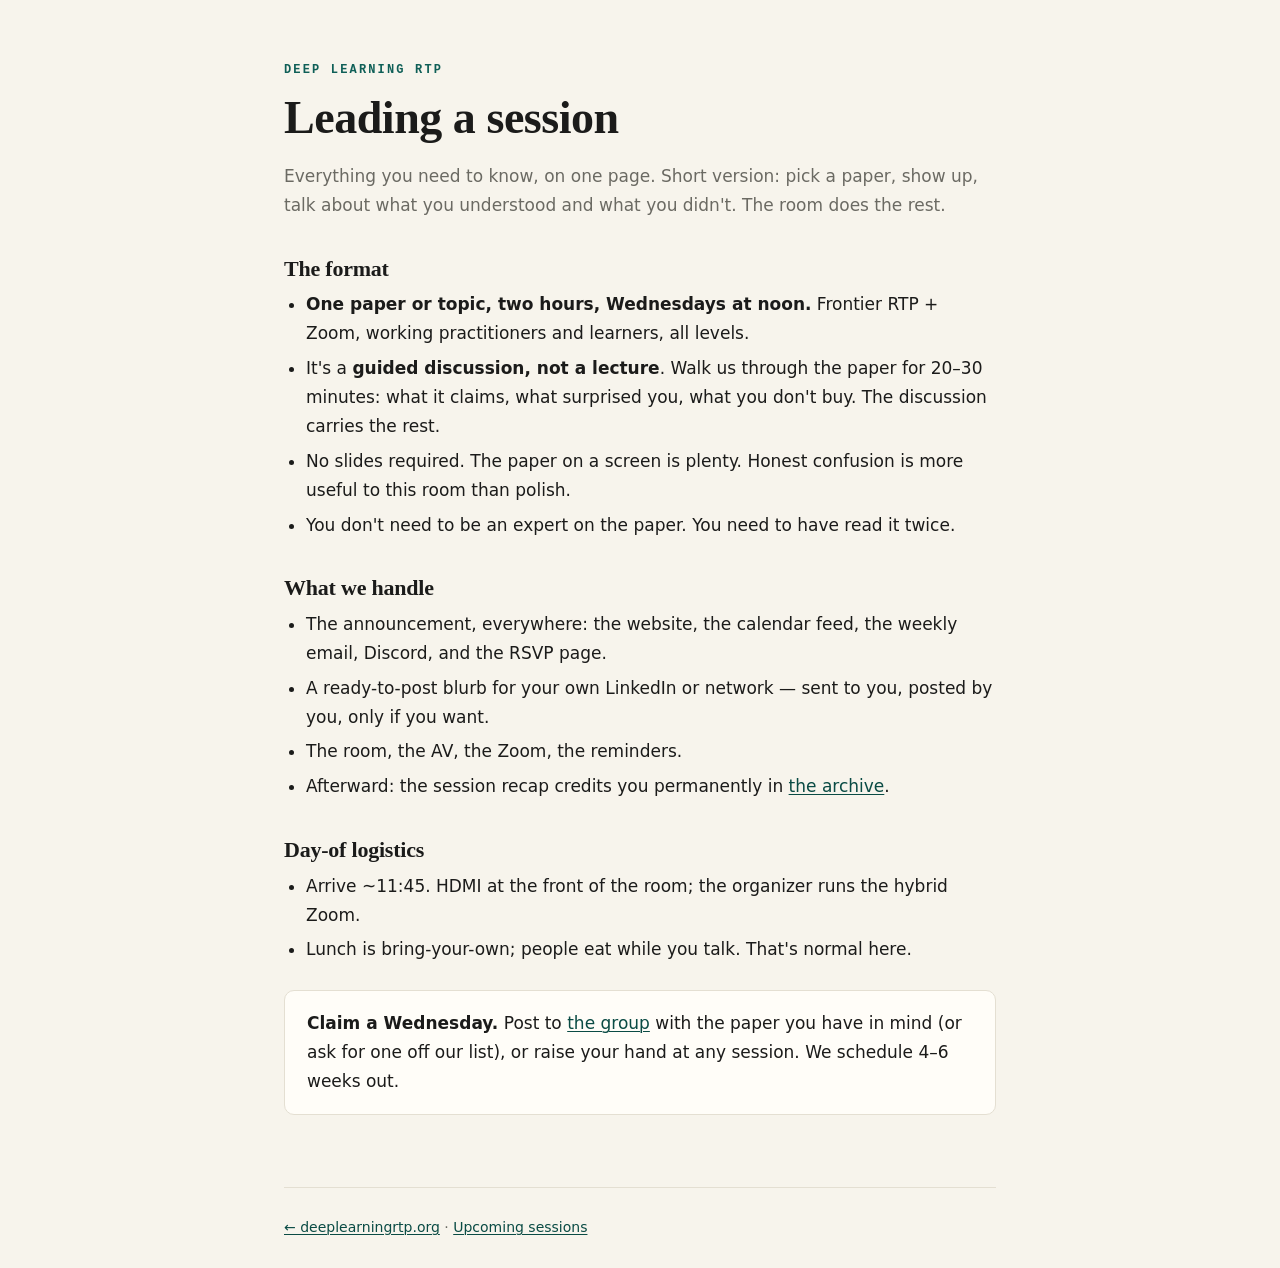
<file: speaker.html>
<!doctype html>
<html lang="en">
<head>
<meta charset="utf-8">
<meta name="viewport" content="width=device-width, initial-scale=1">
<title>Lead a session · Deep Learning RTP</title>
<meta name="description" content="What to expect when you lead a Deep Learning RTP session: format, logistics, and what the group handles for you.">
<link rel="canonical" href="https://deeplearningrtp.org/speaker.html">
<link rel="alternate" type="text/calendar" title="DLRTP events (.ics)" href="/events/dlrtp.ics">
<style>
  :root{
    --bg:#f7f4ec; --panel:#fffdf8; --ink:#1b1b1a; --muted:#6b6a63; --line:#e4dfd2;
    --accent:#0f5f57; --accent-ink:#0a4b44;
    --serif:ui-serif,Georgia,"Iowan Old Style","Palatino Linotype",Palatino,serif;
    --sans:ui-sans-serif,system-ui,-apple-system,"Segoe UI",Roboto,Helvetica,Arial,sans-serif;
    --mono:ui-monospace,"SF Mono",Menlo,Consolas,monospace;
    --col:760px;
  }
  *{box-sizing:border-box}
  body{margin:0;background:var(--bg);color:var(--ink);font:17px/1.7 var(--sans);-webkit-font-smoothing:antialiased}
  .wrap{max-width:var(--col);margin:0 auto;padding:0 24px}
  a{color:var(--accent-ink);text-underline-offset:2px;text-decoration-thickness:1px}
  a:hover{color:var(--accent)}
  h1,h2{font-family:var(--serif);font-weight:600;line-height:1.2;letter-spacing:-.01em;margin:0}
  h1{font-size:clamp(32px,6vw,46px);margin:14px 0 10px}
  h2{font-size:22px;margin:36px 0 8px}
  .eyebrow{font:600 12px/1 var(--mono);letter-spacing:.18em;text-transform:uppercase;color:var(--accent);margin:64px 0 0}
  .muted{color:var(--muted)}
  ul{padding-left:22px;margin:8px 0}
  li{margin:6px 0}
  .card{background:var(--panel);border:1px solid var(--line);border-radius:10px;padding:18px 22px;margin:26px 0}
  footer{border-top:1px solid var(--line);margin-top:72px;padding:28px 0;color:var(--muted);font-size:14px}
</style>
</head>
<body>
<div class="wrap">
  <div class="eyebrow">Deep Learning RTP</div>
  <h1>Leading a session</h1>
  <p class="muted">Everything you need to know, on one page. Short version: pick a paper, show up, talk about what you understood and what you didn't. The room does the rest.</p>

  <h2>The format</h2>
  <ul>
    <li><b>One paper or topic, two hours, Wednesdays at noon.</b> Frontier RTP + Zoom, working practitioners and learners, all levels.</li>
    <li>It's a <b>guided discussion, not a lecture</b>. Walk us through the paper for 20–30 minutes: what it claims, what surprised you, what you don't buy. The discussion carries the rest.</li>
    <li>No slides required. The paper on a screen is plenty. Honest confusion is more useful to this room than polish.</li>
    <li>You don't need to be an expert on the paper. You need to have read it twice.</li>
  </ul>

  <h2>What we handle</h2>
  <ul>
    <li>The announcement, everywhere: the website, the calendar feed, the weekly email, Discord, and the RSVP page.</li>
    <li>A ready-to-post blurb for your own LinkedIn or network — sent to you, posted by you, only if you want.</li>
    <li>The room, the AV, the Zoom, the reminders.</li>
    <li>Afterward: the session recap credits you permanently in <a href="/events/archive.html">the archive</a>.</li>
  </ul>

  <h2>Day-of logistics</h2>
  <ul>
    <li>Arrive ~11:45. HDMI at the front of the room; the organizer runs the hybrid Zoom.</li>
    <li>Lunch is bring-your-own; people eat while you talk. That's normal here.</li>
  </ul>

  <div class="card">
    <b>Claim a Wednesday.</b> Post to <a href="https://groups.google.com/g/deep-learning-rtp">the group</a> with the paper you have in mind (or ask for one off our list), or raise your hand at any session. We schedule 4–6 weeks out.
  </div>

  <footer>
    <a href="/">← deeplearningrtp.org</a> · <a href="/events/">Upcoming sessions</a>
  </footer>
</div>
</body>
</html>
</file>
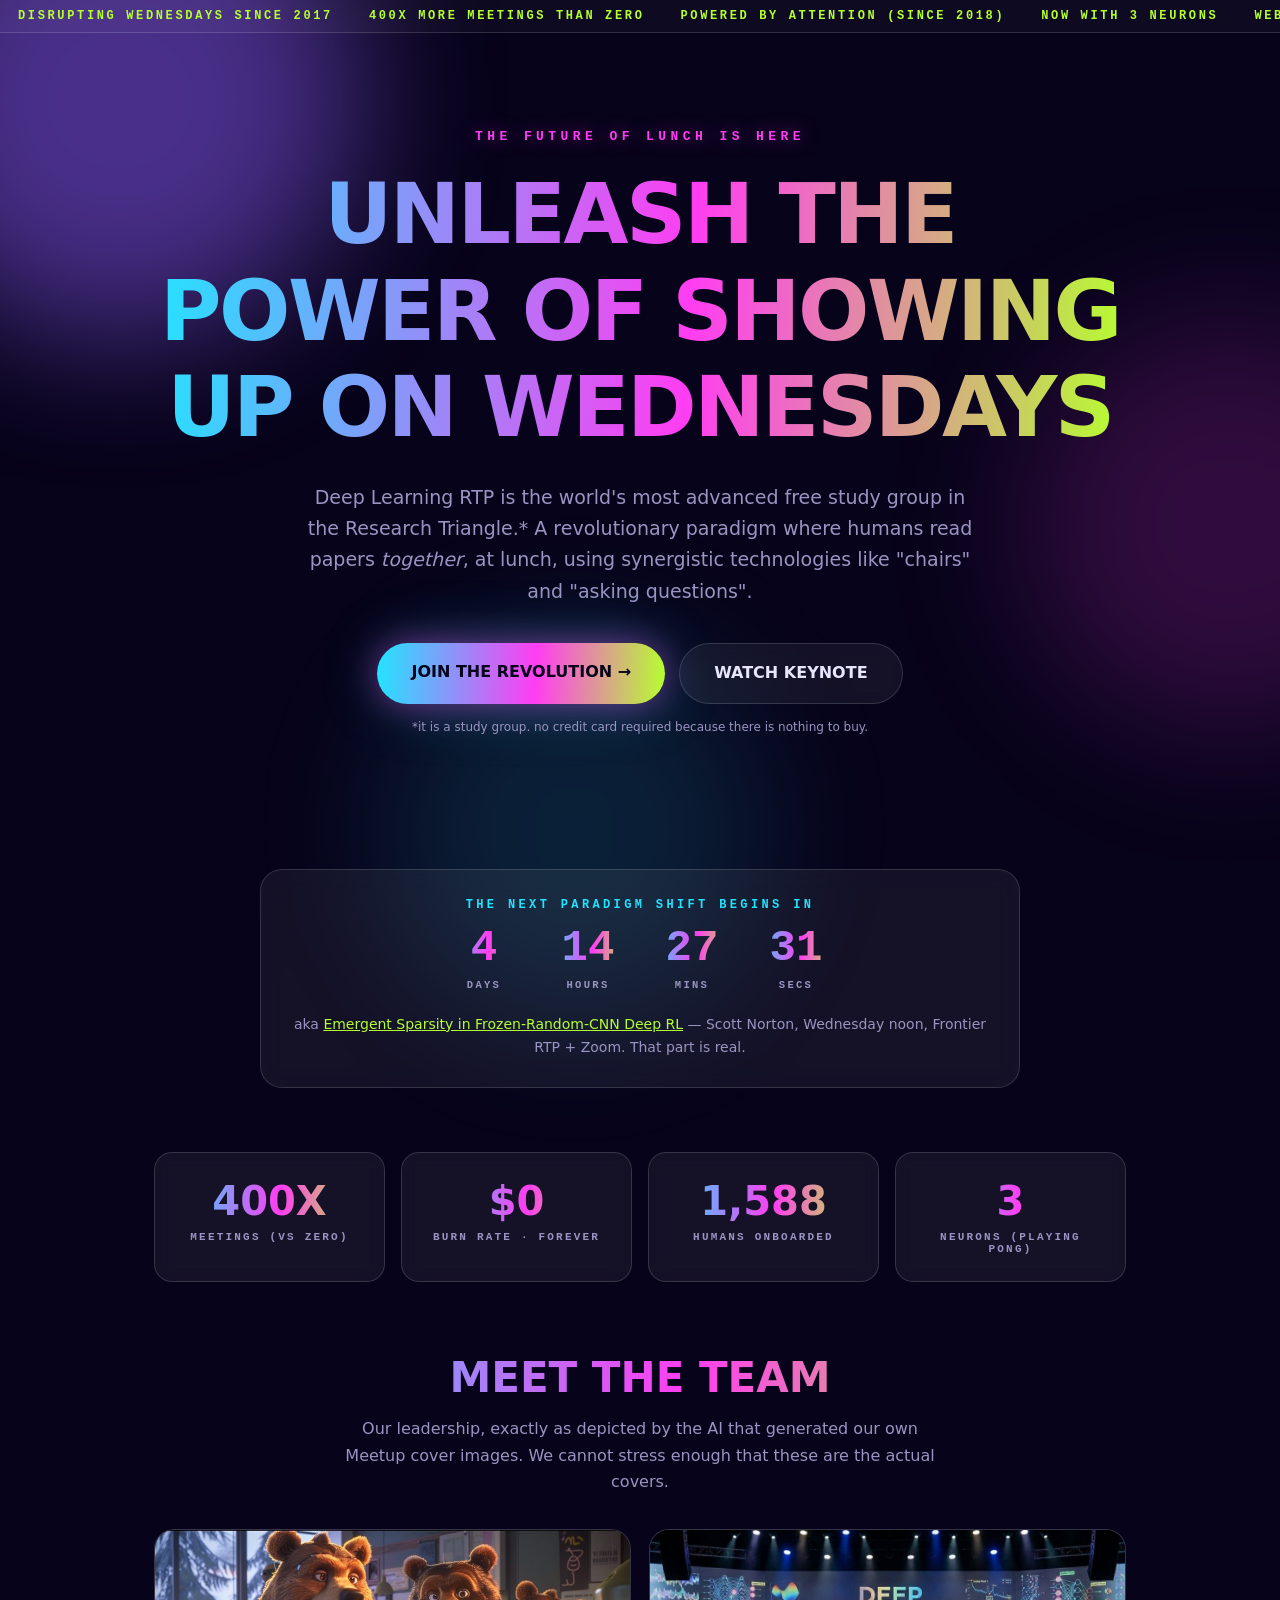
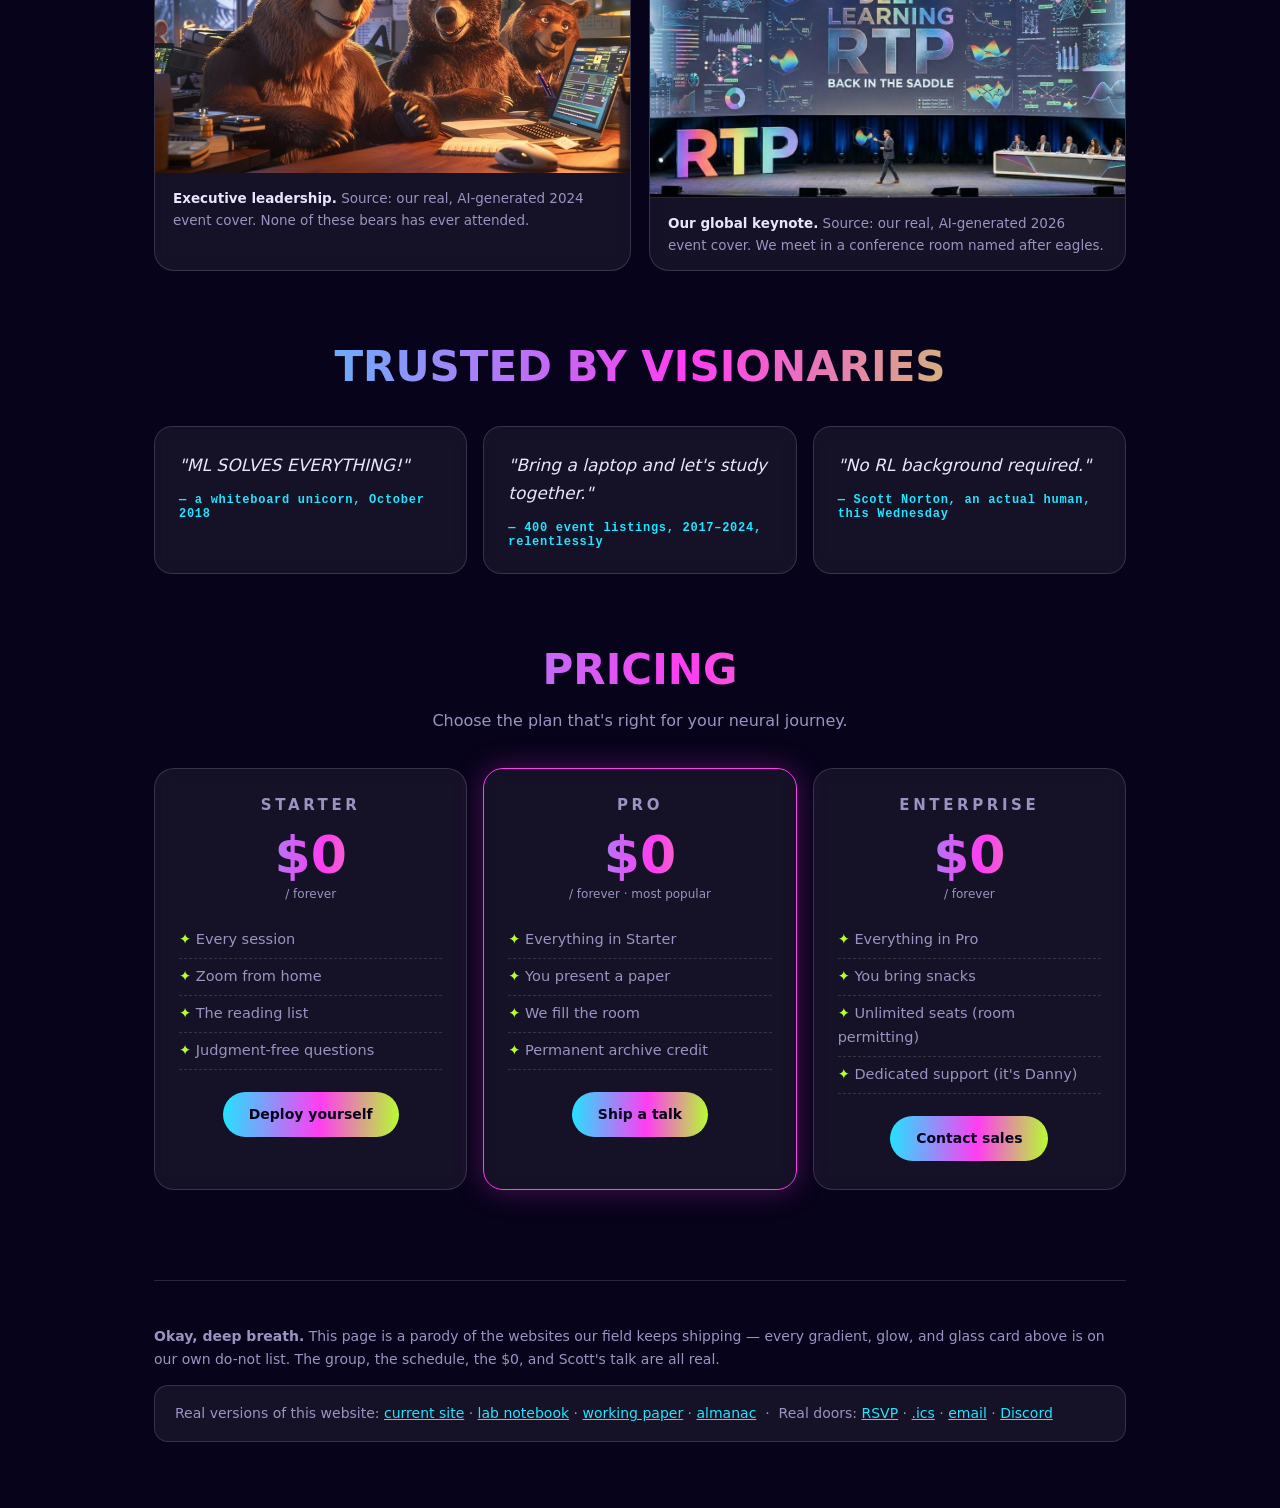
<file: unhinged.html>
<!doctype html>
<html lang="en">
<head>
<meta charset="utf-8">
<meta name="viewport" content="width=device-width, initial-scale=1">
<title>DEEP LEARNING RTP — UNLEASH THE WEDNESDAY (parody preview)</title>
<meta name="robots" content="noindex, nofollow">
<style>
  :root{
    --void:#07031a; --glass:rgba(255,255,255,.06); --edge:rgba(255,255,255,.14);
    --cyan:#22e4ff; --magenta:#ff3df2; --lime:#b6ff2e; --violet:#8b5cf6;
    --txt:#e8e6ff; --dim:#9a94c2;
    --grad:linear-gradient(93deg,var(--cyan),var(--magenta) 55%,var(--lime));
    --sans:"Segoe UI",system-ui,-apple-system,Roboto,Helvetica,Arial,sans-serif;
    --mono:ui-monospace,"SF Mono",Menlo,Consolas,monospace;
  }
  *{box-sizing:border-box}
  body{margin:0;background:var(--void);color:var(--txt);font:16px/1.65 var(--sans);overflow-x:hidden}
  .wrap{max-width:1020px;margin:0 auto;padding:0 24px;position:relative;z-index:2}
  a{color:var(--cyan)}
  h1,h2,h3{margin:0;line-height:1.15}
  .gtext{background:var(--grad);-webkit-background-clip:text;background-clip:text;color:transparent}

  /* orbs */
  .orb{position:fixed;border-radius:50%;filter:blur(70px);opacity:.5;z-index:0;pointer-events:none}
  .o1{width:480px;height:480px;background:var(--violet);top:-140px;left:-120px;animation:drift 19s ease-in-out infinite alternate}
  .o2{width:420px;height:420px;background:#ff3df255;top:35%;right:-160px;animation:drift 23s ease-in-out infinite alternate-reverse}
  .o3{width:380px;height:380px;background:#22e4ff44;bottom:-120px;left:30%;animation:drift 17s ease-in-out infinite alternate}
  @keyframes drift{from{transform:translate(0,0) scale(1)}to{transform:translate(60px,40px) scale(1.15)}}

  /* ticker */
  .ticker{border-bottom:1px solid var(--edge);overflow:hidden;white-space:nowrap;position:relative;z-index:2;
    background:rgba(255,255,255,.03)}
  .ticker div{display:inline-block;padding:9px 0;font:600 12px var(--mono);letter-spacing:.22em;
    animation:tick 28s linear infinite}
  @keyframes tick{from{transform:translateX(0)}to{transform:translateX(-50%)}}
  .ticker span{color:var(--lime);margin:0 18px}

  /* hero */
  .hero{padding:96px 0 60px;text-align:center}
  .eyebrow{font:700 13px var(--mono);letter-spacing:.34em;color:var(--magenta);text-transform:uppercase;
    text-shadow:0 0 18px #ff3df299}
  .hero h1{font-size:clamp(40px,7.5vw,84px);font-weight:800;letter-spacing:-.03em;margin:22px auto 0;max-width:17ch;
    animation:hue 6s linear infinite}
  @keyframes hue{from{filter:hue-rotate(0)}to{filter:hue-rotate(360deg)}}
  .hero .sub{margin:26px auto 0;max-width:56ch;color:var(--dim);font-size:19px}
  .ctas{margin-top:36px;display:flex;gap:14px;justify-content:center;flex-wrap:wrap}
  .cta{display:inline-block;padding:16px 34px;border-radius:999px;font-weight:800;text-decoration:none;font-size:16px}
  .cta.primary{background:var(--grad);color:#07031a;box-shadow:0 0 34px #ff3df266,0 0 60px #22e4ff44;
    animation:pulse 2.2s ease-in-out infinite}
  @keyframes pulse{50%{box-shadow:0 0 50px #ff3df2aa,0 0 90px #22e4ff77}}
  .cta.ghost{border:1px solid var(--edge);color:var(--txt);backdrop-filter:blur(8px);background:var(--glass)}
  .fine{margin-top:14px;font-size:12px;color:var(--dim)}

  /* countdown */
  .count{margin:60px auto 0;max-width:760px;background:var(--glass);border:1px solid var(--edge);
    border-radius:22px;backdrop-filter:blur(14px);padding:28px 20px;text-align:center}
  .count .lbl{font:700 12px var(--mono);letter-spacing:.28em;color:var(--cyan);text-transform:uppercase}
  .digits{display:flex;gap:18px;justify-content:center;margin-top:14px;flex-wrap:wrap}
  .digits div{min-width:86px}
  .digits b{display:block;font:800 44px/1 var(--mono);background:var(--grad);-webkit-background-clip:text;background-clip:text;color:transparent}
  .digits span{font:600 10.5px var(--mono);letter-spacing:.22em;color:var(--dim);text-transform:uppercase}
  .count .what{margin:16px 0 0;color:var(--dim);font-size:14px}
  .count .what a{color:var(--lime)}

  /* metrics */
  .metrics{display:grid;grid-template-columns:repeat(auto-fit,minmax(190px,1fr));gap:16px;margin:64px 0 0}
  .metric{background:var(--glass);border:1px solid var(--edge);border-radius:18px;padding:26px 18px;
    text-align:center;backdrop-filter:blur(10px)}
  .metric b{display:block;font:800 40px/1.1 var(--sans);background:var(--grad);-webkit-background-clip:text;background-clip:text;color:transparent}
  .metric span{display:block;margin-top:8px;font:600 11px var(--mono);letter-spacing:.2em;color:var(--dim);text-transform:uppercase}

  section{padding:72px 0 0;position:relative;z-index:2}
  .h2{font-size:clamp(26px,4.4vw,42px);font-weight:800;text-align:center}
  .lede{color:var(--dim);text-align:center;max-width:60ch;margin:14px auto 0}

  /* team + keynote */
  .duo{display:grid;grid-template-columns:1fr 1fr;gap:18px;margin-top:34px}
  @media(max-width:720px){.duo{grid-template-columns:1fr}}
  .glasscard{background:var(--glass);border:1px solid var(--edge);border-radius:20px;overflow:hidden;backdrop-filter:blur(10px)}
  .glasscard img{width:100%;height:auto;display:block}
  .glasscard figure{margin:0}
  .glasscard figcaption{padding:14px 18px;font-size:13.5px;color:var(--dim)}
  .glasscard figcaption b{color:var(--txt)}

  /* testimonials */
  .quotes{display:grid;grid-template-columns:repeat(auto-fit,minmax(260px,1fr));gap:16px;margin-top:34px}
  .q{background:var(--glass);border:1px solid var(--edge);border-radius:18px;padding:24px;backdrop-filter:blur(10px)}
  .q p{margin:0;font-size:17px;font-style:italic}
  .q .who{margin-top:14px;font:600 12px var(--mono);letter-spacing:.06em;color:var(--cyan)}

  /* pricing */
  .tiers{display:grid;grid-template-columns:repeat(auto-fit,minmax(240px,1fr));gap:16px;margin-top:34px}
  .tier{background:var(--glass);border:1px solid var(--edge);border-radius:20px;padding:28px 24px;text-align:center;backdrop-filter:blur(10px)}
  .tier.hot{border:1px solid var(--magenta);box-shadow:0 0 30px #ff3df244}
  .tier h3{font-size:15px;letter-spacing:.24em;text-transform:uppercase;color:var(--dim)}
  .tier .price{font:800 52px/1 var(--sans);margin:14px 0 4px;background:var(--grad);-webkit-background-clip:text;background-clip:text;color:transparent}
  .tier .per{font-size:12px;color:var(--dim)}
  .tier ul{list-style:none;margin:18px 0 22px;padding:0;font-size:14.5px;color:var(--dim);text-align:left}
  .tier li{padding:6px 0;border-bottom:1px dashed var(--edge)}
  .tier li::before{content:"✦ ";color:var(--lime)}
  .tier a{display:inline-block;padding:11px 26px;border-radius:999px;background:var(--grad);color:#07031a;font-weight:800;text-decoration:none;font-size:14px}

  /* sanity footer */
  .sanity{margin-top:90px;border-top:1px solid var(--edge);padding:30px 0 64px;position:relative;z-index:2}
  .sanity .wrap{font-size:14px;color:var(--dim)}
  .sanity a{color:var(--cyan)}
  .sanity .real{background:var(--glass);border:1px solid var(--edge);border-radius:14px;padding:16px 20px;margin-top:10px}

  @media (prefers-reduced-motion:reduce){
    .orb,.hero h1,.cta.primary,.ticker div{animation:none!important}
  }
</style>
</head>
<body>

<div class="orb o1"></div><div class="orb o2"></div><div class="orb o3"></div>

<div class="ticker" aria-hidden="true"><div>
  <span>DISRUPTING WEDNESDAYS SINCE 2017</span><span>400X MORE MEETINGS THAN ZERO</span><span>POWERED BY ATTENTION (SINCE 2018)</span><span>NOW WITH 3 NEURONS</span><span>WEB-SCALE SANDWICHES</span><span>ZERO BURN RATE</span><span>THE FRONTIER IS LITERALLY OUR VENUE</span>
  <span>DISRUPTING WEDNESDAYS SINCE 2017</span><span>400X MORE MEETINGS THAN ZERO</span><span>POWERED BY ATTENTION (SINCE 2018)</span><span>NOW WITH 3 NEURONS</span><span>WEB-SCALE SANDWICHES</span><span>ZERO BURN RATE</span><span>THE FRONTIER IS LITERALLY OUR VENUE</span>
</div></div>

<div class="wrap">

  <div class="hero">
    <div class="eyebrow">The future of lunch is here</div>
    <h1 class="gtext">UNLEASH THE POWER OF SHOWING UP ON WEDNESDAYS</h1>
    <p class="sub">Deep Learning RTP is the world's most advanced free study group in the
    Research Triangle.* A revolutionary paradigm where humans read papers <em>together</em>,
    at lunch, using synergistic technologies like "chairs" and "asking questions".</p>
    <div class="ctas">
      <a class="cta primary" href="https://www.meetup.com/deep-learning-rtp/events/315516897/">JOIN THE REVOLUTION →</a>
      <a class="cta ghost" href="/photos/ai-cover-keynote.jpg">WATCH KEYNOTE</a>
    </div>
    <p class="fine">*it is a study group. no credit card required because there is nothing to buy.</p>
  </div>

  <div class="count">
    <div class="lbl">The next paradigm shift begins in</div>
    <div class="digits">
      <div><b id="cd">…</b><span>days</span></div>
      <div><b id="ch">…</b><span>hours</span></div>
      <div><b id="cm">…</b><span>mins</span></div>
      <div><b id="cs">…</b><span>secs</span></div>
    </div>
    <p class="what">aka <a href="https://www.meetup.com/deep-learning-rtp/events/315516897/">Emergent
    Sparsity in Frozen-Random-CNN Deep RL</a> — Scott Norton, Wednesday noon, Frontier RTP + Zoom.
    That part is real.</p>
  </div>

  <div class="metrics">
    <div class="metric"><b>400X</b><span>meetings (vs zero)</span></div>
    <div class="metric"><b>$0</b><span>burn rate · forever</span></div>
    <div class="metric"><b>1,588</b><span>humans onboarded</span></div>
    <div class="metric"><b>3</b><span>neurons (playing pong)</span></div>
  </div>

  <section>
    <h2 class="h2 gtext">MEET THE TEAM</h2>
    <p class="lede">Our leadership, exactly as depicted by the AI that generated our own
    Meetup cover images. We cannot stress enough that these are the actual covers.</p>
    <div class="duo">
      <div class="glasscard"><figure>
        <img src="/photos/ai-cover-bears.jpg" width="900" height="459" loading="lazy"
          alt="AI-generated cartoon bears working intently at laptops in an office">
        <figcaption><b>Executive leadership.</b> Source: our real, AI-generated 2024 event
        cover. None of these bears has ever attended.</figcaption>
      </figure></div>
      <div class="glasscard"><figure>
        <img src="/photos/ai-cover-keynote.jpg" width="1100" height="619" loading="lazy"
          alt="AI-generated stadium keynote stage with giant RTP letters and impossible charts">
        <figcaption><b>Our global keynote.</b> Source: our real, AI-generated 2026 event
        cover. We meet in a conference room named after eagles.</figcaption>
      </figure></div>
    </div>
  </section>

  <section>
    <h2 class="h2 gtext">TRUSTED BY VISIONARIES</h2>
    <div class="quotes">
      <div class="q"><p>"ML SOLVES EVERYTHING!"</p><div class="who">— a whiteboard unicorn, October 2018</div></div>
      <div class="q"><p>"Bring a laptop and let's study together."</p><div class="who">— 400 event listings, 2017–2024, relentlessly</div></div>
      <div class="q"><p>"No RL background required."</p><div class="who">— Scott Norton, an actual human, this Wednesday</div></div>
    </div>
  </section>

  <section>
    <h2 class="h2 gtext">PRICING</h2>
    <p class="lede">Choose the plan that's right for your neural journey.</p>
    <div class="tiers">
      <div class="tier">
        <h3>Starter</h3>
        <div class="price">$0</div><div class="per">/ forever</div>
        <ul><li>Every session</li><li>Zoom from home</li><li>The reading list</li><li>Judgment-free questions</li></ul>
        <a href="https://www.meetup.com/deep-learning-rtp/events/315516897/">Deploy yourself</a>
      </div>
      <div class="tier hot">
        <h3>Pro</h3>
        <div class="price">$0</div><div class="per">/ forever · most popular</div>
        <ul><li>Everything in Starter</li><li>You present a paper</li><li>We fill the room</li><li>Permanent archive credit</li></ul>
        <a href="/speaker.html">Ship a talk</a>
      </div>
      <div class="tier">
        <h3>Enterprise</h3>
        <div class="price">$0</div><div class="per">/ forever</div>
        <ul><li>Everything in Pro</li><li>You bring snacks</li><li>Unlimited seats (room permitting)</li><li>Dedicated support (it's Danny)</li></ul>
        <a href="https://groups.google.com/g/deep-learning-rtp">Contact sales</a>
      </div>
    </div>
  </section>

  <div class="sanity">
    <div class="wrap" style="padding:0">
      <p><b>Okay, deep breath.</b> This page is a parody of the websites our field keeps
      shipping — every gradient, glow, and glass card above is on our own do-not list. The
      group, the schedule, the $0, and Scott's talk are all real.</p>
      <div class="real">
        Real versions of this website:
        <a href="/">current site</a> ·
        <a href="/notebook.html">lab notebook</a> ·
        <a href="/workingpaper.html">working paper</a> ·
        <a href="/almanac.html">almanac</a>
        &nbsp;·&nbsp; Real doors:
        <a href="https://www.meetup.com/deep-learning-rtp/events/315516897/">RSVP</a> ·
        <a href="/events/dlrtp.ics">.ics</a> ·
        <a href="https://groups.google.com/g/deep-learning-rtp">email</a> ·
        <a href="https://discord.gg/Vb2dzEgmx">Discord</a>
      </div>
    </div>
  </div>

</div>

<script>
  // countdown to the next Wednesday 12:00 ET (America/New_York)
  const $ = id => document.getElementById(id);
  function nextSession(){
    const now = new Date();
    for(let i=0;i<8;i++){
      const c = new Date(now.getTime() + i*864e5);
      const et = new Date(c.toLocaleString("en-US",{timeZone:"America/New_York"}));
      if(et.getDay()===3){
        // ponytail: hardcoded EDT offset; drifts an hour Nov-Mar. It's a parody page.
        const guess = new Date(`${et.getFullYear()}-${String(et.getMonth()+1).padStart(2,"0")}-${String(et.getDate()).padStart(2,"0")}T12:00:00-04:00`);
        if(guess > now) return guess;
      }
    }
    return null;
  }
  const t = nextSession();
  function tick(){
    if(!t) return;
    let s = Math.max(0, Math.floor((t - Date.now())/1000));
    $("cd").textContent = Math.floor(s/86400); s%=86400;
    $("ch").textContent = Math.floor(s/3600);  s%=3600;
    $("cm").textContent = Math.floor(s/60);
    $("cs").textContent = s%60;
  }
  tick(); setInterval(tick, 1000);
</script>
</body>
</html>
</file>
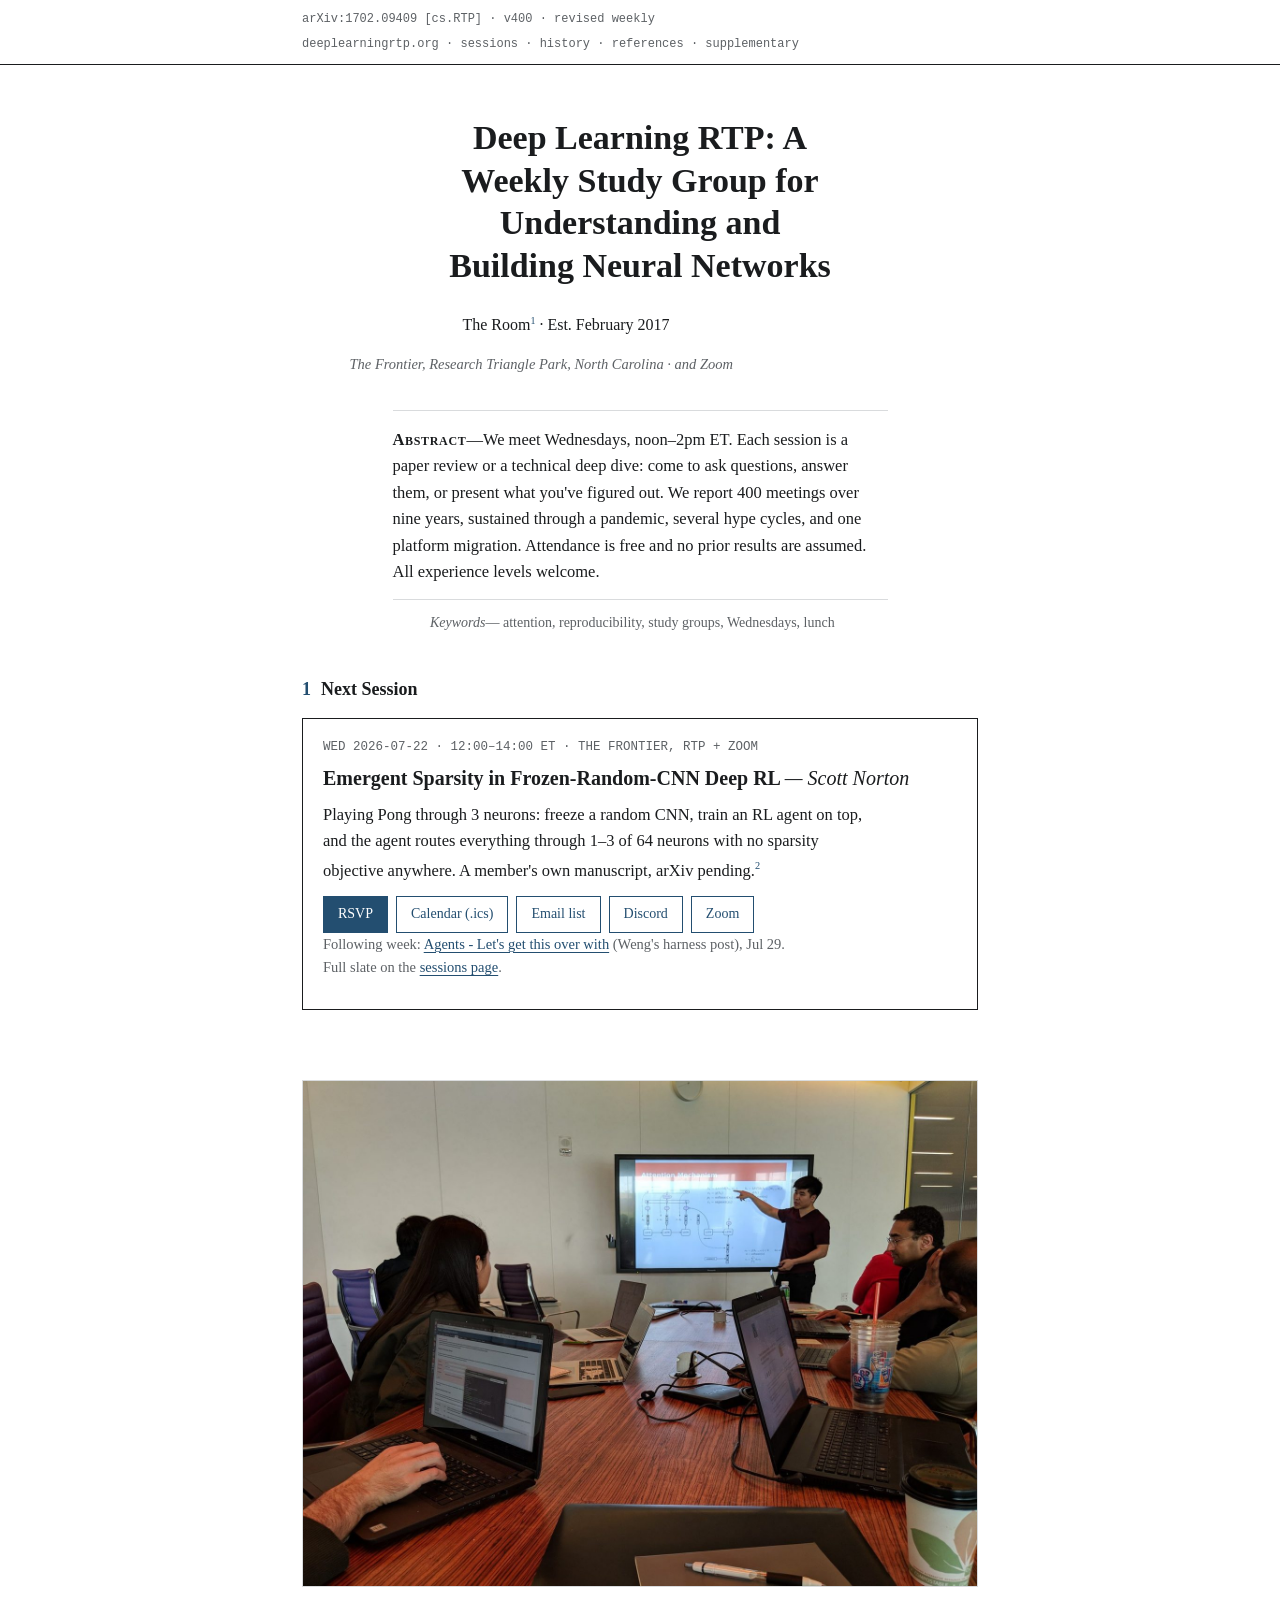
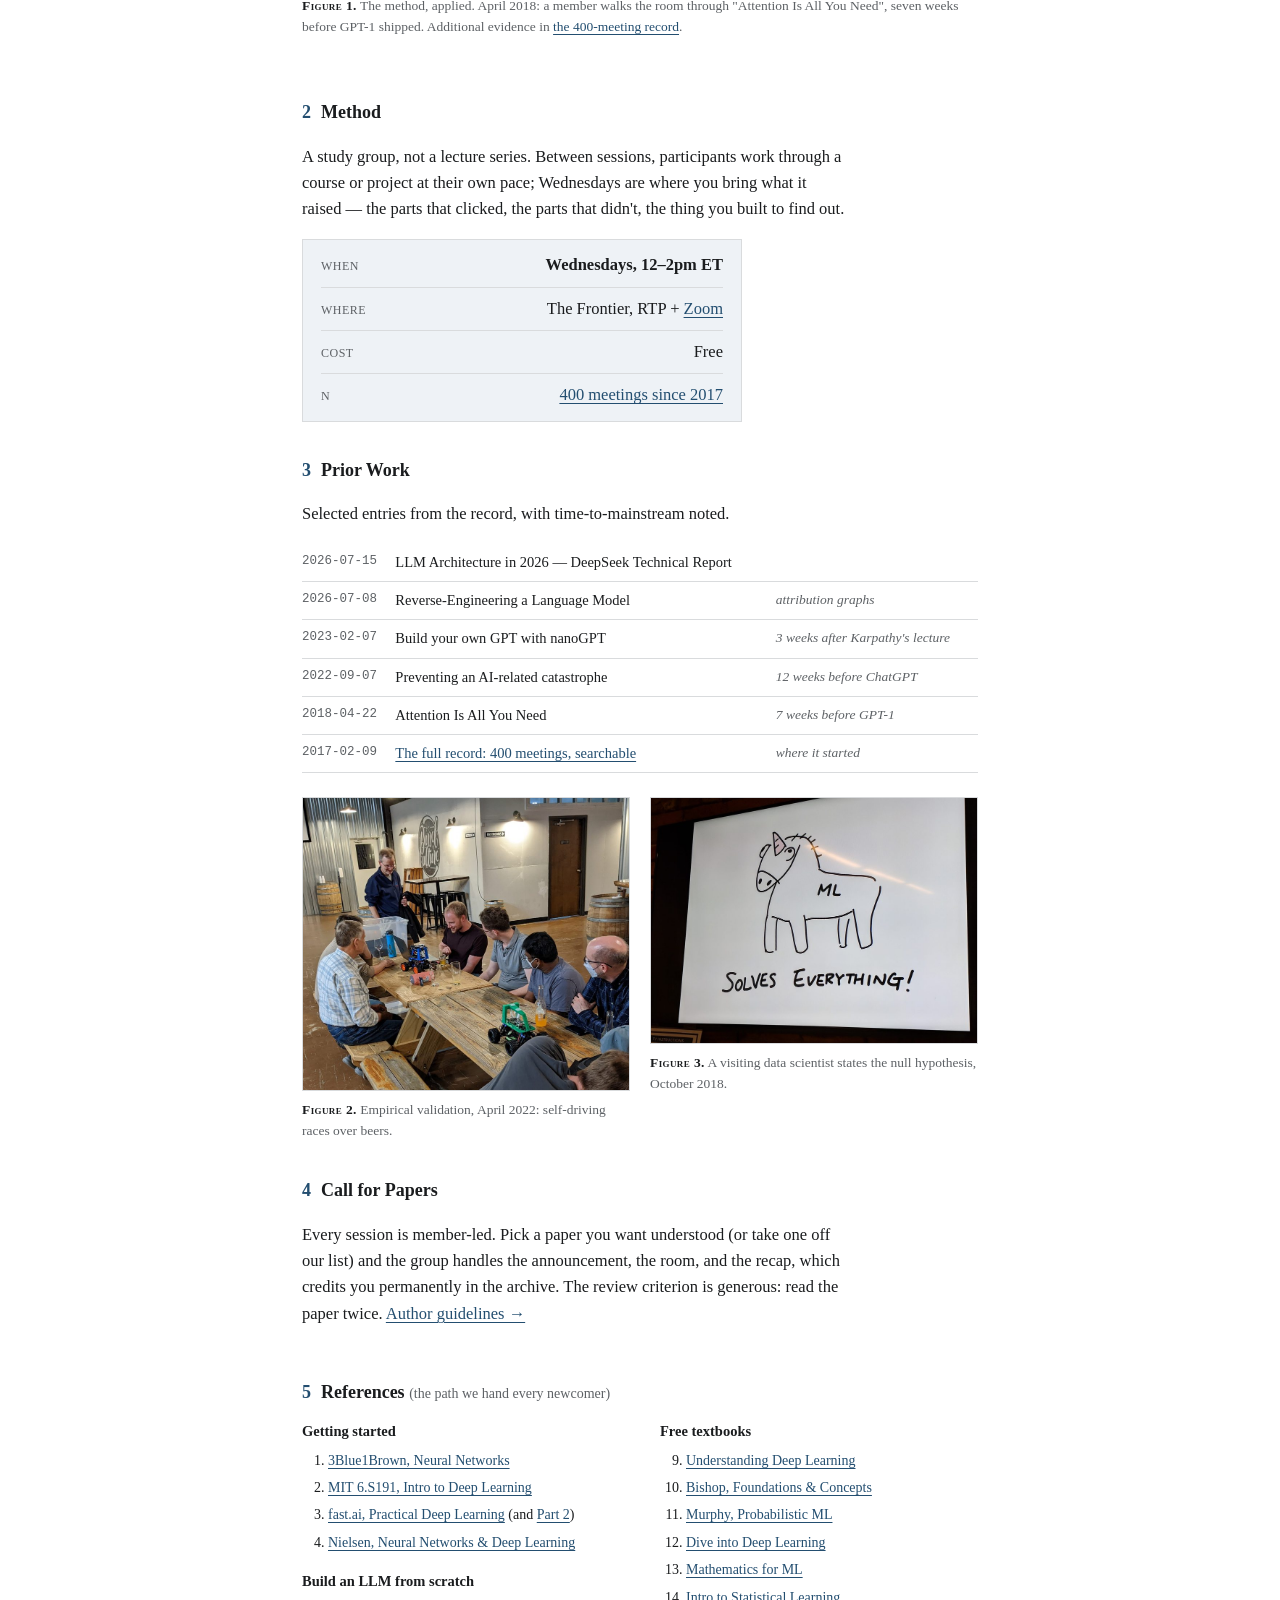
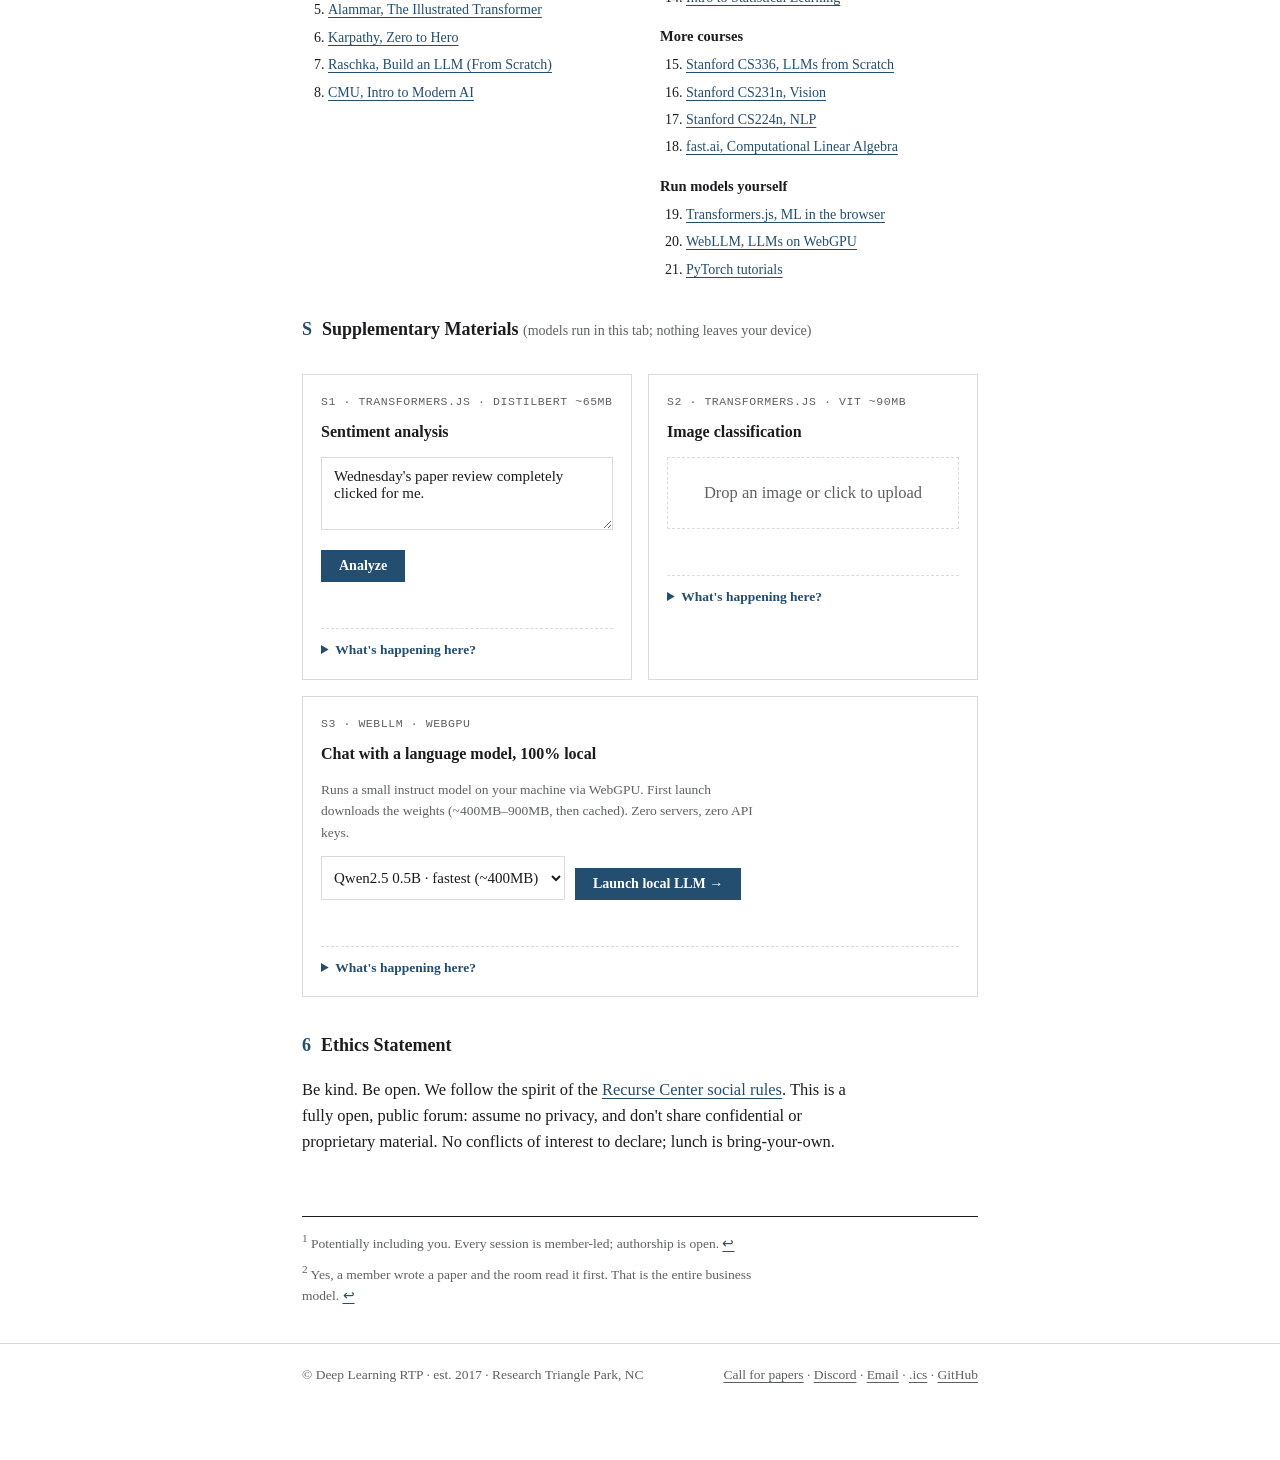
<file: workingpaper.html>
<!doctype html>
<html lang="en">
<head>
<meta charset="utf-8">
<meta name="viewport" content="width=device-width, initial-scale=1">
<title>Deep Learning RTP — working paper (design preview)</title>
<meta name="robots" content="noindex, nofollow">
<meta http-equiv="Content-Security-Policy" content="script-src 'self' blob: https://cdn.jsdelivr.net 'wasm-unsafe-eval' http://localhost:8400; worker-src 'self' blob:; object-src 'none'; base-uri 'none'">
<style>
  :root{
    --paper:#ffffff; --ink:#1a1c1e; --quiet:#5d6165; --rule:#d9dbdd;
    --navy:#234e70; --wash:#eef2f6;
    --serif:Charter,"Bitstream Charter",Cambria,Georgia,serif;
    --mono:ui-monospace,"SF Mono",Menlo,Consolas,monospace;
    --col:720px;
  }
  *{box-sizing:border-box}
  html{scroll-behavior:smooth}
  @media (prefers-reduced-motion:reduce){html{scroll-behavior:auto}}
  body{margin:0;background:var(--paper);color:var(--ink);font:16.5px/1.6 var(--serif)}
  .wrap{max-width:var(--col);margin:0 auto;padding:0 22px}
  a{color:var(--navy);text-underline-offset:3px;text-decoration-thickness:1px}
  a:hover{background:var(--wash)}
  .mono{font-family:var(--mono);font-size:.78em;letter-spacing:.01em}

  /* running head */
  .runhead{border-bottom:1px solid var(--ink)}
  .runhead .wrap{display:flex;flex-wrap:wrap;gap:6px 18px;justify-content:space-between;
    padding:10px 22px;font-family:var(--mono);font-size:12px;color:var(--quiet)}
  .runhead a{color:var(--quiet);text-decoration:none}
  .runhead a:hover{color:var(--navy);background:none}

  /* title block */
  .front{padding:52px 0 10px;text-align:center}
  .front h1{font-size:clamp(24px,4.6vw,34px);font-weight:700;line-height:1.25;margin:0 auto;max-width:24ch}
  .front .authors{margin:22px 0 4px;font-size:16px}
  .front .affil{font-style:italic;color:var(--quiet);font-size:14.5px}
  .abstract{margin:34px auto 0;max-width:60ch;text-align:left;border-top:1px solid var(--rule);
    border-bottom:1px solid var(--rule);padding:16px 0 14px}
  .abstract p{margin:0}
  .abstract b{font-variant:small-caps;letter-spacing:.04em}
  .keywords{margin:12px auto 0;max-width:60ch;text-align:left;font-size:14px;color:var(--quiet)}
  .keywords i{font-style:italic}

  section{padding:30px 0 4px}
  h2{font-size:18px;font-weight:700;margin:0 0 14px}
  h2 .no{color:var(--navy);margin-right:10px}
  p{max-width:66ch}

  /* next session card */
  .session{border:1px solid var(--ink);padding:18px 20px;margin:6px 0 10px}
  .session .meta{font-family:var(--mono);font-size:12.5px;color:var(--quiet)}
  .session h3{margin:8px 0 10px;font-size:20px;line-height:1.35}
  .session h3 .spk{font-weight:400;font-style:italic}
  .session p{margin:0 0 12px}
  .acts{display:flex;flex-wrap:wrap;gap:8px}
  .acts a{display:inline-block;border:1px solid var(--navy);padding:6px 14px;text-decoration:none;
    font-size:14px}
  .acts a.pri{background:var(--navy);color:#fff}
  .acts a:hover{background:var(--wash)}
  .acts a.pri:hover{background:#1a3a54;color:#fff}
  .thennote{font-size:14.5px;color:var(--quiet);margin-top:12px}

  /* figures */
  figure{margin:26px 0}
  figure img{width:100%;height:auto;display:block;border:1px solid var(--rule)}
  figcaption{margin-top:9px;font-size:13.5px;line-height:1.55;color:var(--quiet)}
  figcaption b{color:var(--ink);font-variant:small-caps;letter-spacing:.03em}
  .figrow{display:grid;grid-template-columns:1fr 1fr;gap:20px}
  @media(max-width:640px){.figrow{grid-template-columns:1fr}}
  .figrow figure{margin:0}

  /* prior work table */
  .prior{width:100%;border-collapse:collapse;font-size:14.5px;margin-top:4px}
  .prior td{padding:7px 10px 7px 0;border-bottom:1px solid var(--rule);vertical-align:top}
  .prior td:first-child{font-family:var(--mono);font-size:12.5px;color:var(--quiet);white-space:nowrap}
  .prior td:last-child{font-style:italic;color:var(--quiet);font-size:13.5px}

  /* facts */
  .facts{border:1px solid var(--rule);background:var(--wash);padding:4px 18px;max-width:440px;margin-top:6px}
  .facts div{display:flex;justify-content:space-between;gap:16px;padding:8px 0;border-bottom:1px solid var(--rule)}
  .facts div:last-child{border-bottom:none}
  .facts span:first-child{font-variant:small-caps;letter-spacing:.03em;color:var(--quiet)}

  /* references */
  .refs{columns:2;column-gap:40px;font-size:14px}
  @media(max-width:600px){.refs{columns:1}}
  .refs h3{font-size:14.5px;margin:0 0 6px;break-after:avoid}
  .refs ol{margin:0 0 16px;padding-left:26px;break-inside:avoid-column}
  .refs .grp{break-inside:avoid;margin-bottom:6px}
  .refs li{margin:5px 0}

  /* supplementary demos */
  .card{border:1px solid var(--rule);padding:18px;margin-top:16px}
  .grid2{display:grid;grid-template-columns:1fr 1fr;gap:16px}
  @media(max-width:640px){.grid2{grid-template-columns:1fr}}
  .tag{font-family:var(--mono);font-size:11.5px;color:var(--quiet);text-transform:uppercase;letter-spacing:.05em}
  .card h3{font-size:16px;margin:8px 0 12px}
  textarea,input[type=text]{width:100%;background:#fff;border:1px solid var(--rule);color:var(--ink);
    padding:10px 12px;font:15px var(--serif);resize:vertical}
  textarea:focus,input:focus{outline:2px solid var(--navy);outline-offset:0}
  .act{display:inline-block;margin-top:12px;padding:8px 18px;background:var(--navy);color:#fff;border:none;
    font:600 14px var(--serif);cursor:pointer}
  .act:hover{background:#1a3a54}
  .act:disabled{opacity:.5;cursor:default}
  select{background:#fff;border:1px solid var(--rule);color:var(--ink);padding:8px;font:15px var(--serif)}
  .out{margin-top:12px;min-height:20px;font-size:14.5px}
  .bar-meter{height:8px;background:var(--rule);overflow:hidden;margin-top:6px}
  .bar-meter>i{display:block;height:100%;background:var(--navy)}
  .resultline{display:flex;justify-content:space-between;gap:12px;padding:5px 0;border-bottom:1px dashed var(--rule)}
  .drop{border:1.5px dashed var(--rule);padding:22px;text-align:center;color:var(--quiet);cursor:pointer}
  .drop.hover{border-color:var(--navy);color:var(--ink)}
  .drop img{max-width:100%;max-height:200px;margin-top:12px}
  .row{display:flex;gap:10px;margin-top:12px;flex-wrap:wrap}
  .note{font-size:13.5px;color:var(--quiet)}
  .pos{color:var(--navy);font-weight:700}
  .neg{color:#8a3318;font-weight:700}
  details.how{margin-top:14px;border-top:1px dashed var(--rule);padding-top:10px}
  details.how summary{cursor:pointer;color:var(--navy);font-weight:600;font-size:13.5px}
  details.how p{margin:8px 0 0;font-size:14px;color:var(--quiet);max-width:62ch}
  .chat{display:none;margin-top:16px}
  .chat.on{display:block}
  .log{background:#fff;border:1px solid var(--rule);padding:12px;height:280px;overflow:auto;font-size:14.5px}
  .msg{padding:7px 11px;margin:8px 0;max-width:88%;white-space:pre-wrap;word-wrap:break-word;border:1px solid var(--rule)}
  .msg.user{background:var(--wash);border-color:var(--navy);margin-left:auto}
  .msg.sys{background:transparent;border:none;color:var(--quiet);font-size:12.5px;text-align:center;max-width:100%}

  /* footnotes + colophon */
  .fnotes{margin-top:40px;border-top:1px solid var(--ink);padding-top:12px;font-size:13.5px;color:var(--quiet)}
  .fnotes p{margin:0 0 6px;max-width:70ch}
  sup a{text-decoration:none;font-size:.75em}
  footer{margin-top:36px;border-top:1px solid var(--rule);padding:20px 0 56px;font-size:13.5px;color:var(--quiet)}
  footer .wrap{display:flex;flex-wrap:wrap;gap:12px;justify-content:space-between}
  footer a{color:var(--quiet)}
</style>
</head>
<body>

<div class="runhead">
  <div class="wrap">
    <span>arXiv:1702.09409 [cs.RTP] · v400 · revised weekly</span>
    <nav>
      <a href="/">deeplearningrtp.org</a> ·
      <a href="/events/">sessions</a> ·
      <a href="/history/">history</a> ·
      <a href="#refs">references</a> ·
      <a href="#supp">supplementary</a>
    </nav>
  </div>
</div>

<div class="wrap">

  <div class="front">
    <h1>Deep Learning RTP: A Weekly Study Group for Understanding and Building Neural Networks</h1>
    <p class="authors">The Room<sup><a href="#fn1" id="r1">1</a></sup> · Est. February 2017</p>
    <p class="affil">The Frontier, Research Triangle Park, North Carolina · and Zoom</p>
    <div class="abstract">
      <p><b>Abstract</b>—We meet Wednesdays, noon–2pm ET. Each session is a paper review
      or a technical deep dive: come to ask questions, answer them, or present what
      you've figured out. We report 400 meetings over nine years, sustained through a
      pandemic, several hype cycles, and one platform migration. Attendance is free and
      no prior results are assumed. All experience levels welcome.</p>
    </div>
    <p class="keywords"><i>Keywords</i>— attention, reproducibility, study groups, Wednesdays, lunch</p>
  </div>

  <section id="next">
    <h2><span class="no">1</span>Next Session</h2>
    <div class="session">
      <div class="meta">WED 2026-07-22 · 12:00–14:00 ET · THE FRONTIER, RTP + ZOOM</div>
      <h3>Emergent Sparsity in Frozen-Random-CNN Deep RL <span class="spk">— Scott Norton</span></h3>
      <p>Playing Pong through 3 neurons: freeze a random CNN, train an RL agent on top,
      and the agent routes everything through 1–3 of 64 neurons with no sparsity
      objective anywhere. A member's own manuscript, arXiv pending.<sup><a href="#fn2" id="r2">2</a></sup></p>
      <div class="acts">
        <a class="pri" href="https://www.meetup.com/deep-learning-rtp/events/315516897/">RSVP</a>
        <a href="/events/dlrtp.ics">Calendar (.ics)</a>
        <a href="https://groups.google.com/g/deep-learning-rtp">Email list</a>
        <a href="https://discord.gg/Vb2dzEgmx">Discord</a>
        <a href="https://us04web.zoom.us/j/75202351347?pwd=a3xZ3xA4mYosyNdZBvb8zfxbaHTa11.1">Zoom</a>
      </div>
      <p class="thennote">Following week: <a href="https://www.meetup.com/deep-learning-rtp/events/315598882/">Agents - Let's get this over with</a> (Weng's harness post), Jul 29. Full slate on the <a href="/events/">sessions page</a>.</p>
    </div>
  </section>

  <section id="fig1">
    <figure>
      <img src="/photos/2018-04-attention.jpg" width="1440" height="1080" loading="lazy"
        alt="A member at the seminar table points at an Attention Mechanism slide, the room following on laptops">
      <figcaption><b>Figure 1.</b> The method, applied. April 2018: a member walks the room
      through "Attention Is All You Need", seven weeks before GPT-1 shipped. Additional
      evidence in <a href="/history/">the 400-meeting record</a>.</figcaption>
    </figure>
  </section>

  <section id="method">
    <h2><span class="no">2</span>Method</h2>
    <p>A study group, not a lecture series. Between sessions, participants work through a
    course or project at their own pace; Wednesdays are where you bring what it raised —
    the parts that clicked, the parts that didn't, the thing you built to find out.</p>
    <div class="facts">
      <div><span>when</span><span><b>Wednesdays, 12–2pm ET</b></span></div>
      <div><span>where</span><span>The Frontier, RTP + <a href="https://us04web.zoom.us/j/75202351347?pwd=a3xZ3xA4mYosyNdZBvb8zfxbaHTa11.1">Zoom</a></span></div>
      <div><span>cost</span><span>Free</span></div>
      <div><span>n</span><span><a href="/history/">400 meetings since 2017</a></span></div>
    </div>
  </section>

  <section id="prior">
    <h2><span class="no">3</span>Prior Work</h2>
    <p>Selected entries from the record, with time-to-mainstream noted.</p>
    <table class="prior">
      <tr><td>2026-07-15</td><td>LLM Architecture in 2026 — DeepSeek Technical Report</td><td></td></tr>
      <tr><td>2026-07-08</td><td>Reverse-Engineering a Language Model</td><td>attribution graphs</td></tr>
      <tr><td>2023-02-07</td><td>Build your own GPT with nanoGPT</td><td>3 weeks after Karpathy's lecture</td></tr>
      <tr><td>2022-09-07</td><td>Preventing an AI-related catastrophe</td><td>12 weeks before ChatGPT</td></tr>
      <tr><td>2018-04-22</td><td>Attention Is All You Need</td><td>7 weeks before GPT-1</td></tr>
      <tr><td>2017-02-09</td><td><a href="/history/">The full record: 400 meetings, searchable</a></td><td>where it started</td></tr>
    </table>
    <div class="figrow" style="margin-top:24px">
      <figure>
        <img src="/photos/2022-04-races.jpg" width="900" height="807" loading="lazy"
          alt="Members around brewery picnic tables with two small self-driving RC cars between the glasses">
        <figcaption><b>Figure 2.</b> Empirical validation, April 2022: self-driving races over beers.</figcaption>
      </figure>
      <figure>
        <img src="/photos/2018-10-ml-solves-everything.jpg" width="900" height="675" loading="lazy"
          alt="A projected hand-drawn unicorn labeled ML above the words 'solves everything!'">
        <figcaption><b>Figure 3.</b> A visiting data scientist states the null hypothesis, October 2018.</figcaption>
      </figure>
    </div>
  </section>

  <section id="cfp">
    <h2><span class="no">4</span>Call for Papers</h2>
    <p>Every session is member-led. Pick a paper you want understood (or take one off our
    list) and the group handles the announcement, the room, and the recap, which credits
    you permanently in the archive. The review criterion is generous: read the paper
    twice. <a href="/speaker.html">Author guidelines →</a></p>
  </section>

  <section id="refs">
    <h2><span class="no">5</span>References <span style="font-weight:400;font-size:14px;color:var(--quiet)">(the path we hand every newcomer)</span></h2>
    <div class="refs">
      <div class="grp">
        <h3>Getting started</h3>
        <ol>
          <li><a href="https://www.3blue1brown.com/topics/neural-networks">3Blue1Brown, Neural Networks</a></li>
          <li><a href="http://introtodeeplearning.com/">MIT 6.S191, Intro to Deep Learning</a></li>
          <li><a href="https://course.fast.ai/">fast.ai, Practical Deep Learning</a> (and <a href="https://course.fast.ai/Lessons/part2.html">Part 2</a>)</li>
          <li><a href="http://neuralnetworksanddeeplearning.com/">Nielsen, Neural Networks &amp; Deep Learning</a></li>
        </ol>
      </div>
      <div class="grp">
        <h3>Build an LLM from scratch</h3>
        <ol start="5">
          <li><a href="https://jalammar.github.io/illustrated-transformer/">Alammar, The Illustrated Transformer</a></li>
          <li><a href="https://www.youtube.com/playlist?list=PLAqhIrjkxbuWI23v9cThsA9GvCAUhRvKZ">Karpathy, Zero to Hero</a></li>
          <li><a href="https://github.com/rasbt/LLMs-from-scratch">Raschka, Build an LLM (From Scratch)</a></li>
          <li><a href="https://modernaicourse.org/">CMU, Intro to Modern AI</a></li>
        </ol>
      </div>
      <div class="grp">
        <h3>Free textbooks</h3>
        <ol start="9">
          <li><a href="https://udlbook.github.io/udlbook/">Understanding Deep Learning</a></li>
          <li><a href="https://www.bishopbook.com/">Bishop, Foundations &amp; Concepts</a></li>
          <li><a href="https://probml.github.io/pml-book/">Murphy, Probabilistic ML</a></li>
          <li><a href="https://d2l.ai/">Dive into Deep Learning</a></li>
          <li><a href="https://mml-book.github.io/">Mathematics for ML</a></li>
          <li><a href="https://www.statlearning.com/">Intro to Statistical Learning</a></li>
        </ol>
      </div>
      <div class="grp">
        <h3>More courses</h3>
        <ol start="15">
          <li><a href="https://stanford-cs336.github.io/">Stanford CS336, LLMs from Scratch</a></li>
          <li><a href="https://cs231n.github.io/">Stanford CS231n, Vision</a></li>
          <li><a href="https://web.stanford.edu/class/cs224n/">Stanford CS224n, NLP</a></li>
          <li><a href="https://github.com/fastai/numerical-linear-algebra">fast.ai, Computational Linear Algebra</a></li>
        </ol>
      </div>
      <div class="grp">
        <h3>Run models yourself</h3>
        <ol start="19">
          <li><a href="https://huggingface.co/docs/transformers.js">Transformers.js, ML in the browser</a></li>
          <li><a href="https://webllm.mlc.ai/">WebLLM, LLMs on WebGPU</a></li>
          <li><a href="https://pytorch.org/tutorials/">PyTorch tutorials</a></li>
        </ol>
      </div>
    </div>
  </section>

  <section id="supp">
    <h2><span class="no">S</span>Supplementary Materials <span style="font-weight:400;font-size:14px;color:var(--quiet)">(models run in this tab; nothing leaves your device)</span></h2>
    <div class="grid2">
      <div class="card">
        <div class="tag">S1 · Transformers.js · DistilBERT ~65MB</div>
        <h3>Sentiment analysis</h3>
        <textarea id="sent-in" rows="3" placeholder="Type a sentence…">Wednesday's paper review completely clicked for me.</textarea>
        <div><button class="act" id="sent-run">Analyze</button></div>
        <div class="out" id="sent-out"></div>
        <details class="how">
          <summary>What's happening here?</summary>
          <p>DistilBERT is a small transformer, the same architecture family as today's LLMs distilled down to ~66M parameters. The percentage is the model's confidence, not ground truth; try a sarcastic sentence and watch it wobble.</p>
        </details>
      </div>
      <div class="card">
        <div class="tag">S2 · Transformers.js · ViT ~90MB</div>
        <h3>Image classification</h3>
        <div class="drop" id="img-drop">
          <span>Drop an image or click to upload</span>
          <input type="file" id="img-file" accept="image/*" hidden>
        </div>
        <div class="out" id="img-out"></div>
        <details class="how">
          <summary>What's happening here?</summary>
          <p>ViT chops your image into 16×16-pixel patches and treats them like words in a sentence: vision handled as language. The top-4 list is the model's actual probability distribution.</p>
        </details>
      </div>
    </div>
    <div class="card">
      <div class="tag">S3 · WebLLM · WebGPU</div>
      <h3>Chat with a language model, 100% local</h3>
      <p class="note" style="margin:0 0 12px">Runs a small instruct model on your machine via WebGPU. First launch downloads the weights (~400MB–900MB, then cached). Zero servers, zero API keys.</p>
      <div class="row">
        <select id="llm-model">
          <option value="Qwen2.5-0.5B-Instruct-q4f16_1-MLC">Qwen2.5 0.5B · fastest (~400MB)</option>
          <option value="Llama-3.2-1B-Instruct-q4f16_1-MLC">Llama 3.2 1B · smarter (~900MB)</option>
        </select>
        <button class="act" id="llm-launch">Launch local LLM →</button>
      </div>
      <div id="llm-status" class="out"></div>
      <div class="chat" id="llm-chat">
        <div class="bar-meter" id="llm-progress" style="display:none"><i style="width:0"></i></div>
        <div class="log" id="llm-log"></div>
        <div class="row">
          <input type="text" id="llm-in" placeholder="Ask something…" style="flex:1">
          <button class="act" id="llm-send">Send</button>
        </div>
        <div class="note" id="llm-speed" style="margin-top:8px"></div>
      </div>
      <details class="how">
        <summary>What's happening here?</summary>
        <p>The "q4f16" in the model name means the weights are quantized to 4 bits; that's how a billion-parameter model fits in browser memory. The tokens/sec readout is your own hardware's inference speed.</p>
      </details>
    </div>
  </section>

  <section id="ethics">
    <h2><span class="no">6</span>Ethics Statement</h2>
    <p>Be kind. Be open. We follow the spirit of the <a href="https://www.recurse.com/code-of-conduct">Recurse Center social rules</a>.
    This is a fully open, public forum: assume no privacy, and don't share confidential
    or proprietary material. No conflicts of interest to declare; lunch is
    bring-your-own.</p>
  </section>

  <div class="fnotes">
    <p id="fn1"><sup>1</sup> Potentially including you. Every session is member-led; authorship is
    open. <a href="#r1">↩</a></p>
    <p id="fn2"><sup>2</sup> Yes, a member wrote a paper and the room read it first. That is the
    entire business model. <a href="#r2">↩</a></p>
  </div>

</div>

<footer>
  <div class="wrap">
    <span>© Deep Learning RTP · est. 2017 · Research Triangle Park, NC</span>
    <span>
      <a href="/speaker.html">Call for papers</a> ·
      <a href="https://discord.gg/Vb2dzEgmx">Discord</a> ·
      <a href="https://groups.google.com/g/deep-learning-rtp">Email</a> ·
      <a href="/events/dlrtp.ics">.ics</a> ·
      <a href="https://github.com/DeepLearningRTP">GitHub</a>
    </span>
  </div>
</footer>

<script type="module" src="app.js"></script>
</body>
</html>
</file>
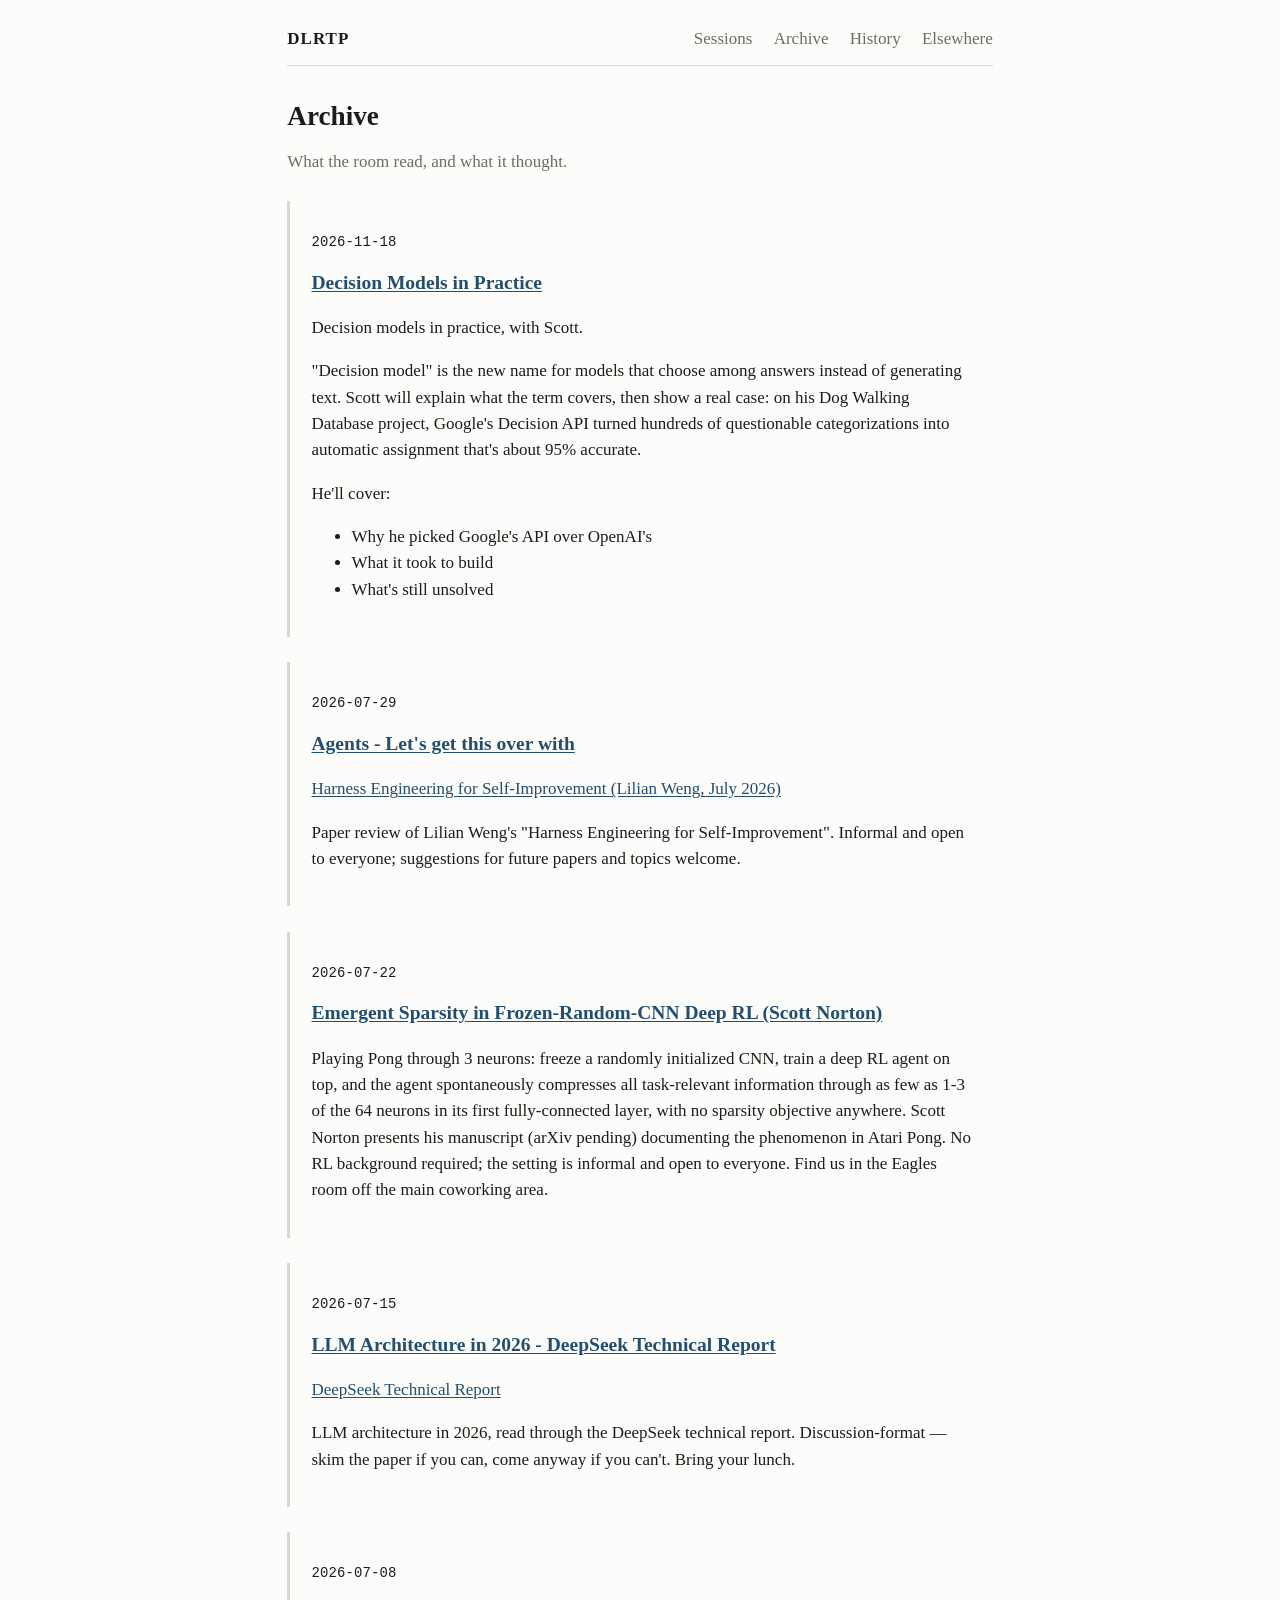
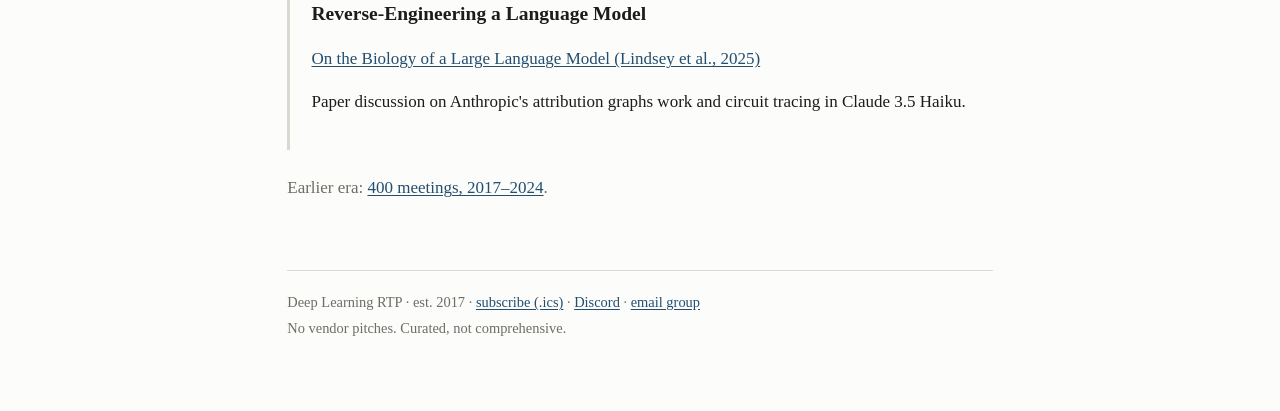
<file: events/archive.html>
<!doctype html>
<html lang="en">
<head>
<meta charset="utf-8">
<meta name="viewport" content="width=device-width, initial-scale=1">
<title>Archive · Deep Learning RTP</title>
<link rel="stylesheet" href="style.css">
<link rel="alternate" type="text/calendar" href="dlrtp.ics" title="DLRTP calendar">
</head>
<body>
<header>
  <a class="wordmark" href="/">DLRTP</a>
  <nav>
    <a href="index.html">Sessions</a>
    <a href="archive.html">Archive</a>
    <a href="/history/">History</a>
    <a href="radar.html">Elsewhere</a>
  </nav>
</header>
<main>
<h1>Archive</h1>
<p class="quiet">What the room read, and what it thought.</p>
<article class="citation">
  <p class="mono">2026-11-18</p>
  <h2><a href="https://www.meetup.com/deep-learning-rtp/events/317458643/">Decision Models in Practice</a></h2>
<div class="body"><p>Decision models in practice, with Scott.</p>
<p>"Decision model" is the new name for models that choose among answers instead of generating text. Scott will explain what the term covers, then show a real case: on his Dog Walking Database project, Google's Decision API turned hundreds of questionable categorizations into automatic assignment that's about 95% accurate.</p>
<p>He'll cover:</p>
<ul>
<li>Why he picked Google's API over OpenAI's</li>
<li>What it took to build</li>
<li>What's still unsolved</li>
</ul></div></article>
<article class="citation">
  <p class="mono">2026-07-29</p>
  <h2><a href="https://www.meetup.com/deep-learning-rtp/events/315598882/">Agents - Let's get this over with</a></h2>
<p><a href="https://lilianweng.github.io/posts/2026-07-04-harness/">Harness Engineering for Self-Improvement (Lilian Weng, July 2026)</a></p><div class="body"><p>Paper review of Lilian Weng's "Harness Engineering for Self-Improvement". Informal and open to everyone; suggestions for future papers and topics welcome.</p></div></article>
<article class="citation">
  <p class="mono">2026-07-22</p>
  <h2><a href="https://www.meetup.com/deep-learning-rtp/events/315516897/">Emergent Sparsity in Frozen-Random-CNN Deep RL (Scott Norton)</a></h2>
<div class="body"><p>Playing Pong through 3 neurons: freeze a randomly initialized CNN, train a deep RL agent on top, and the agent spontaneously compresses all task-relevant information through as few as 1-3 of the 64 neurons in its first fully-connected layer, with no sparsity objective anywhere. Scott Norton presents his manuscript (arXiv pending) documenting the phenomenon in Atari Pong. No RL background required; the setting is informal and open to everyone. Find us in the Eagles room off the main coworking area.</p></div></article>
<article class="citation">
  <p class="mono">2026-07-15</p>
  <h2><a href="https://www.meetup.com/deep-learning-rtp/">LLM Architecture in 2026 - DeepSeek Technical Report</a></h2>
<p><a href="https://arxiv.org/abs/2412.19437">DeepSeek Technical Report</a></p><div class="body"><p>LLM architecture in 2026, read through the DeepSeek technical report. Discussion-format — skim the paper if you can, come anyway if you can't. Bring your lunch.</p></div></article>
<article class="citation">
  <p class="mono">2026-07-08</p>
  <h2>Reverse-Engineering a Language Model</h2>
<p><a href="https://transformer-circuits.pub/2025/attribution-graphs/biology.html">On the Biology of a Large Language Model (Lindsey et al., 2025)</a></p><div class="body"><p>Paper discussion on Anthropic's attribution graphs work and circuit tracing in Claude 3.5 Haiku.</p></div></article>
<p class="quiet">Earlier era: <a href="/history/">400 meetings, 2017–2024</a>.</p>
</main>
<footer>
  <p>Deep Learning RTP · est. 2017 · <a href="dlrtp.ics">subscribe (.ics)</a> · <a href="https://discord.gg/Vb2dzEgmx">Discord</a> · <a href="https://groups.google.com/g/deep-learning-rtp">email group</a></p>
  <p class="quiet">No vendor pitches. Curated, not comprehensive.</p>
</footer>
</body>
</html>
</file>
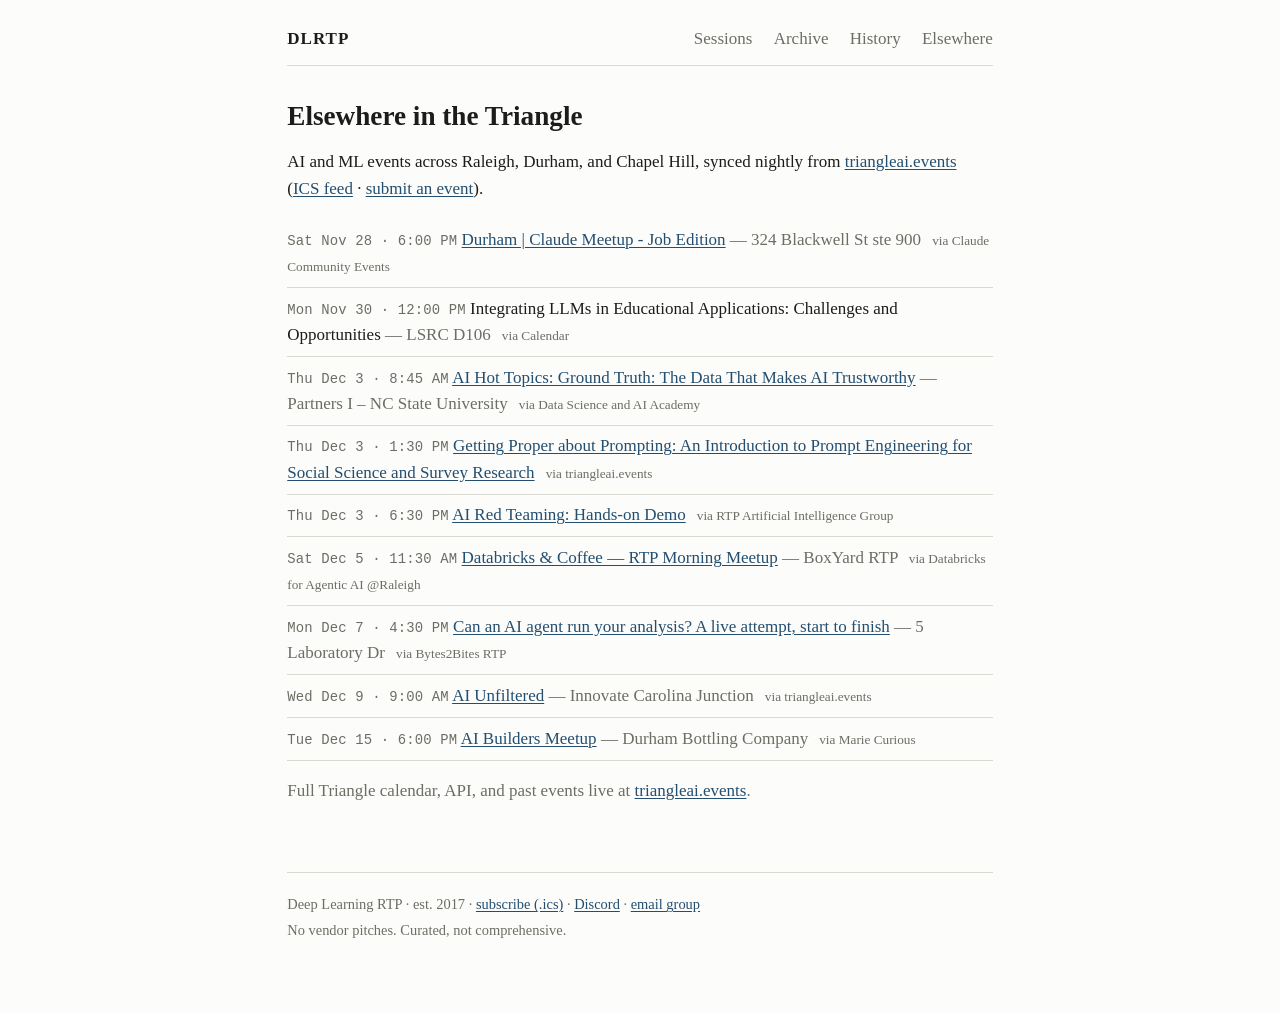
<file: events/radar.html>
<!doctype html>
<html lang="en">
<head>
<meta charset="utf-8">
<meta name="viewport" content="width=device-width, initial-scale=1">
<title>Elsewhere in the Triangle · Deep Learning RTP</title>
<link rel="stylesheet" href="style.css">
<link rel="alternate" type="text/calendar" href="dlrtp.ics" title="DLRTP calendar">
</head>
<body>
<header>
  <a class="wordmark" href="/">DLRTP</a>
  <nav>
    <a href="index.html">Sessions</a>
    <a href="archive.html">Archive</a>
    <a href="/history/">History</a>
    <a href="radar.html">Elsewhere</a>
  </nav>
</header>
<main>
<h1>Elsewhere in the Triangle</h1>
<p>AI and ML events across Raleigh, Durham, and Chapel Hill, synced nightly from <a href="https://triangleai.events/">triangleai.events</a> (<a href="https://triangleai.events/calendar.ics">ICS feed</a> · <a href="https://triangleai.events/submit">submit an event</a>).</p>
<ol class="entry-list">
  <li>
    <span class="mono">Sat Nov 28 · 6:00 PM</span>
<a href="https://luma.com/claude-f2wa">Durham | Claude Meetup - Job Edition</a><span class="quiet"> — 324 Blackwell St ste 900</span>    <span class="quiet src">via Claude Community Events</span>
  </li>
  <li>
    <span class="mono">Mon Nov 30 · 12:00 PM</span>
Integrating LLMs in Educational Applications: Challenges and Opportunities<span class="quiet"> — LSRC D106</span>    <span class="quiet src">via Calendar</span>
  </li>
  <li>
    <span class="mono">Thu Dec 3 · 8:45 AM</span>
<a href="https://calendar.ncsu.edu/event/ai-hot-topics-ground-truth-the-data-that-makes-ai-trustworthy">AI Hot Topics: Ground Truth: The Data That Makes AI Trustworthy</a><span class="quiet"> — Partners I – NC State University</span>    <span class="quiet src">via Data Science and AI Academy</span>
  </li>
  <li>
    <span class="mono">Thu Dec 3 · 1:30 PM</span>
<a href="https://calendar.unc.edu/event/getting-proper-about-prompting-an-introduction-to-prompt-engineering-for-social-science-and-survey-research-6958">Getting Proper about Prompting:  An Introduction to Prompt Engineering for Social Science and Survey Research</a>    <span class="quiet src">via triangleai.events</span>
  </li>
  <li>
    <span class="mono">Thu Dec 3 · 6:30 PM</span>
<a href="https://www.meetup.com/triangle-artificial-intelligence-group/events/317486721/">AI Red Teaming: Hands-on Demo</a>    <span class="quiet src">via RTP Artificial Intelligence Group</span>
  </li>
  <li>
    <span class="mono">Sat Dec 5 · 11:30 AM</span>
<a href="https://www.meetup.com/databricks-for-agentic-ai-raleigh/events/316773890/">Databricks & Coffee — RTP Morning Meetup</a><span class="quiet"> — BoxYard RTP</span>    <span class="quiet src">via Databricks for Agentic AI @Raleigh</span>
  </li>
  <li>
    <span class="mono">Mon Dec 7 · 4:30 PM</span>
<a href="https://www.eventbrite.com/e/can-an-ai-agent-run-your-analysis-a-live-attempt-start-to-finish-tickets-2004286471791">Can an AI agent run your analysis? A live attempt, start to finish</a><span class="quiet"> — 5 Laboratory Dr</span>    <span class="quiet src">via Bytes2Bites RTP</span>
  </li>
  <li>
    <span class="mono">Wed Dec 9 · 9:00 AM</span>
<a href="https://calendar.unc.edu/event/ai-unfiltered-3185">AI Unfiltered</a><span class="quiet"> — Innovate Carolina Junction</span>    <span class="quiet src">via triangleai.events</span>
  </li>
  <li>
    <span class="mono">Tue Dec 15 · 6:00 PM</span>
<a href="https://luma.com/1eo4w2vf">AI Builders Meetup</a><span class="quiet"> — Durham Bottling Company</span>    <span class="quiet src">via Marie Curious</span>
  </li>
</ol>
<p class="quiet">Full Triangle calendar, API, and past events live at <a href="https://triangleai.events/">triangleai.events</a>.</p>
</main>
<footer>
  <p>Deep Learning RTP · est. 2017 · <a href="dlrtp.ics">subscribe (.ics)</a> · <a href="https://discord.gg/Vb2dzEgmx">Discord</a> · <a href="https://groups.google.com/g/deep-learning-rtp">email group</a></p>
  <p class="quiet">No vendor pitches. Curated, not comprehensive.</p>
</footer>
</body>
</html>
</file>
<file: events/style.css>
/* DLRTP — ink on paper, bibliography discipline. One accent, spent on the citation card. */
:root {
  --paper: #fcfcfa;
  --ink: #1c1c1a;
  --quiet: #6d6d66;
  --rule: #d9d9d2;
  --accent: #234e70;
  --accent-wash: #eef2f6;
}
* { box-sizing: border-box; }
html { font-size: 17px; }
body {
  margin: 0 auto; max-width: 44rem; padding: 1.5rem 1.25rem 4rem;
  background: var(--paper); color: var(--ink);
  font-family: Charter, "Bitstream Charter", Cambria, Georgia, serif;
  line-height: 1.55;
}
.mono, .cite-label {
  font-family: "Berkeley Mono", ui-monospace, "SF Mono", Menlo, Consolas, monospace;
  font-size: 0.82rem; letter-spacing: 0.01em; color: var(--quiet);
}
header { display: flex; align-items: baseline; justify-content: space-between;
  border-bottom: 1px solid var(--rule); padding-bottom: 0.75rem; margin-bottom: 2rem; }
.wordmark { font-weight: 700; letter-spacing: 0.06em; text-decoration: none; color: var(--ink); }
nav a { margin-left: 1rem; color: var(--quiet); text-decoration: none; }
nav a:hover, .wordmark:hover { color: var(--accent); }
h1 { font-size: 1.6rem; line-height: 1.2; margin: 0.25rem 0 0.5rem; }
h2 { font-size: 1.15rem; margin: 2rem 0 0.5rem; }
a { color: var(--accent); text-underline-offset: 2px; }
.thesis { font-size: 1.15rem; max-width: 36rem; margin: 0 0 2rem; }
.citation {
  border-left: 3px solid var(--accent); background: var(--accent-wash);
  padding: 1rem 1.25rem; margin: 1.5rem 0; border-radius: 0 4px 4px 0;
}
.citation h1, .citation h2 { margin-top: 0.15rem; }
.citation .mono { color: var(--ink); }
.cite-label { text-transform: uppercase; color: var(--accent); margin: 0; }
.actions { margin-top: 1rem; }
.btn {
  display: inline-block; margin: 0 0.6rem 0.5rem 0; padding: 0.4rem 0.9rem;
  border: 1px solid var(--accent); border-radius: 3px;
  color: var(--accent); text-decoration: none; font-size: 0.9rem;
}
.btn:hover, .btn:focus-visible { background: var(--accent); color: var(--paper); }
.btn.primary { background: var(--accent); color: var(--paper); }
.btn.primary:hover, .btn.primary:focus-visible { background: #1a3a54; }
.entry-list { list-style: none; padding: 0; }
.entry-list li { padding: 0.45rem 0; border-bottom: 1px solid var(--rule); }
.entry-list .mono { display: inline-block; min-width: 7.5rem; }
.src { font-size: 0.78rem; margin-left: 0.4rem; }
.quiet { color: var(--quiet); }
article.citation { background: transparent; border-left-color: var(--rule); }
article.citation:hover { border-left-color: var(--accent); }
footer { margin-top: 4rem; border-top: 1px solid var(--rule);
  padding-top: 1rem; font-size: 0.85rem; color: var(--quiet); }
footer p { margin: 0.2rem 0; }
:focus-visible { outline: 2px solid var(--accent); outline-offset: 2px; }
@media (max-width: 480px) {
  html { font-size: 16px; }
  .entry-list .mono { display: block; min-width: 0; }
}
@media (prefers-reduced-motion: reduce) { * { transition: none !important; } }
</file>
